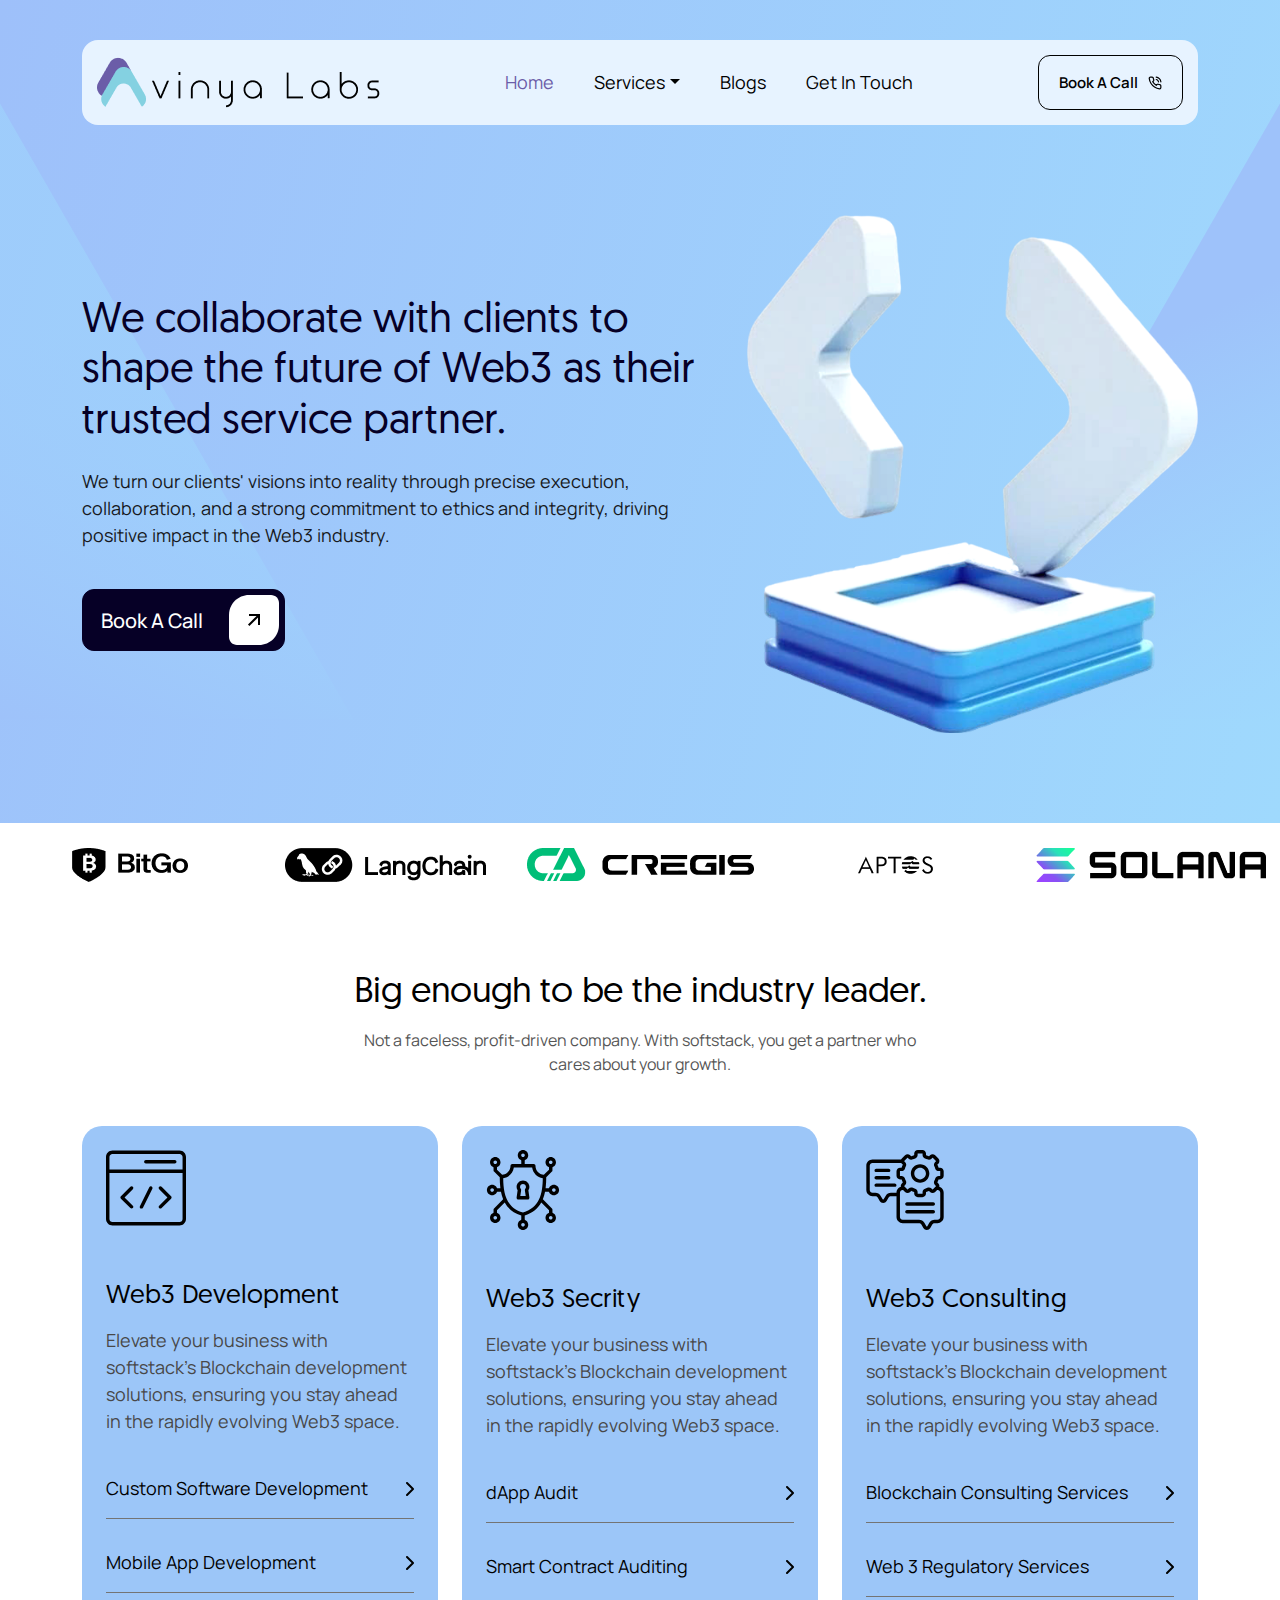
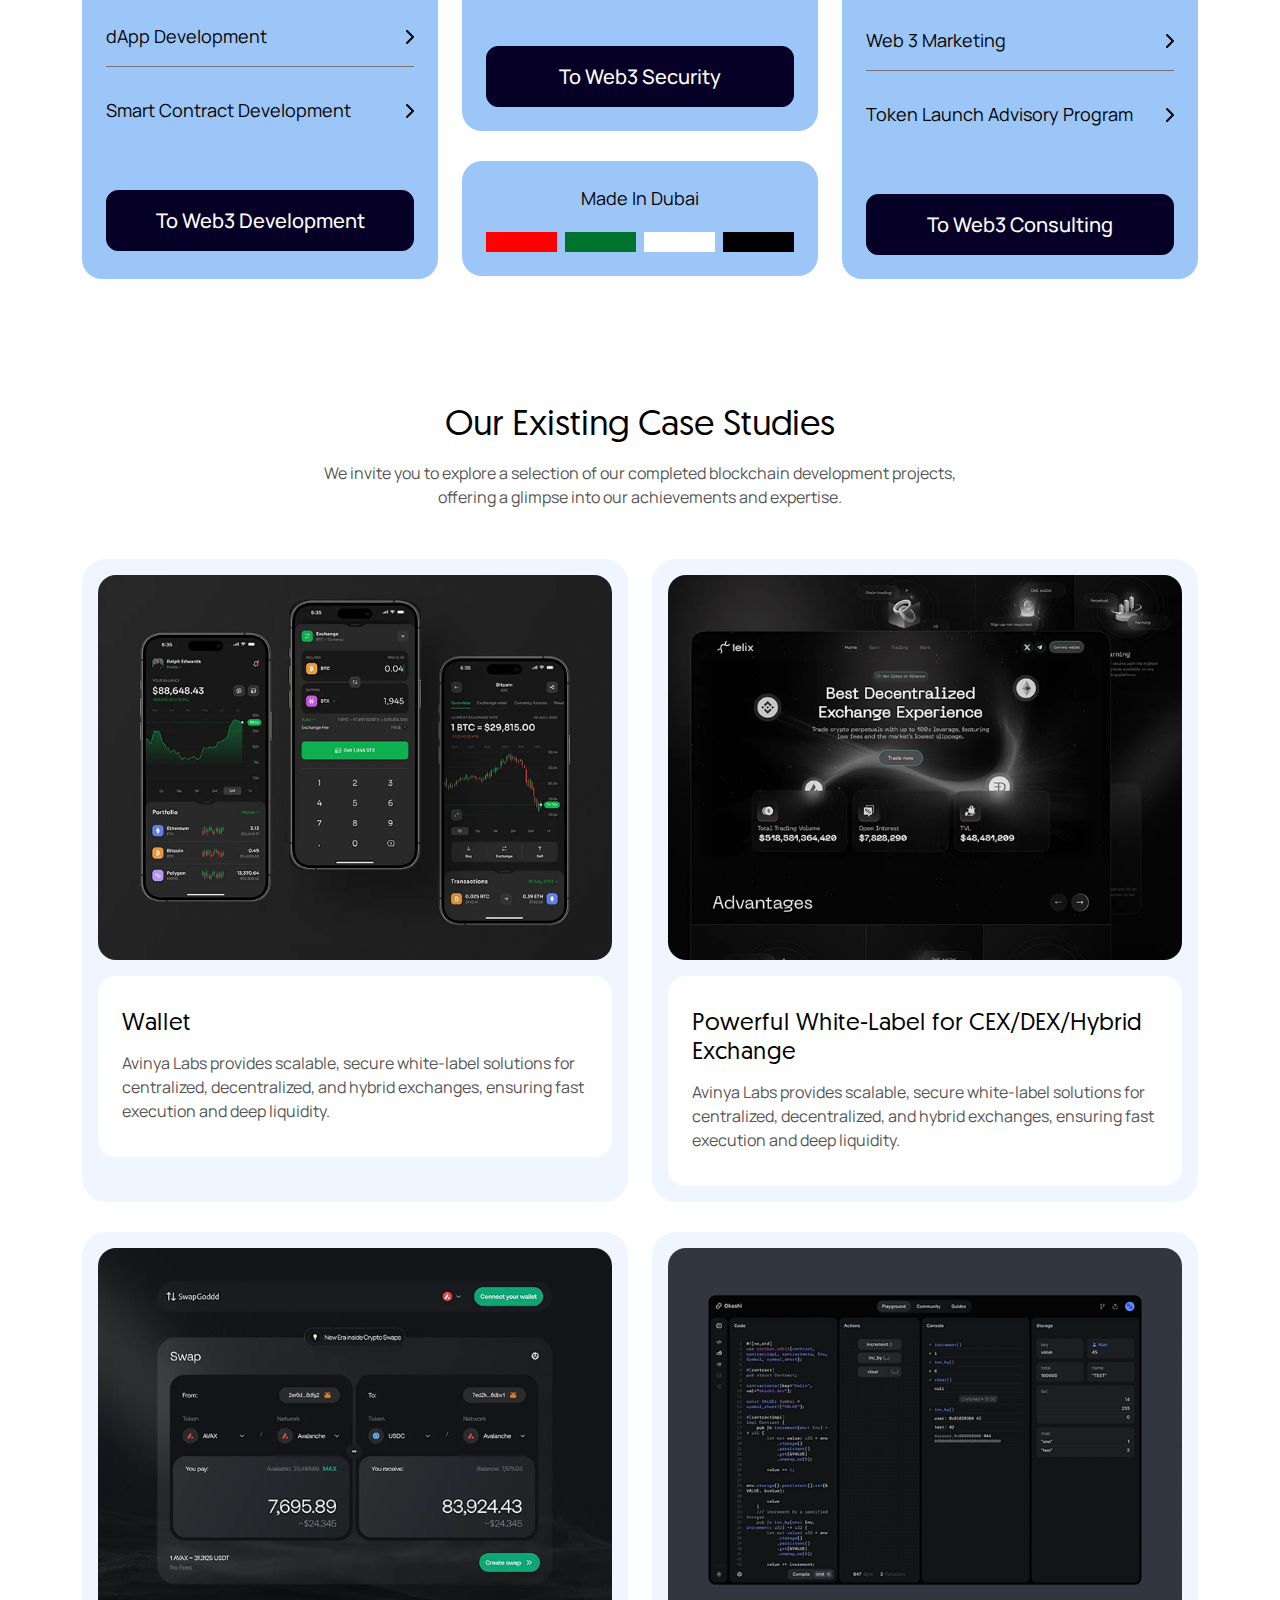
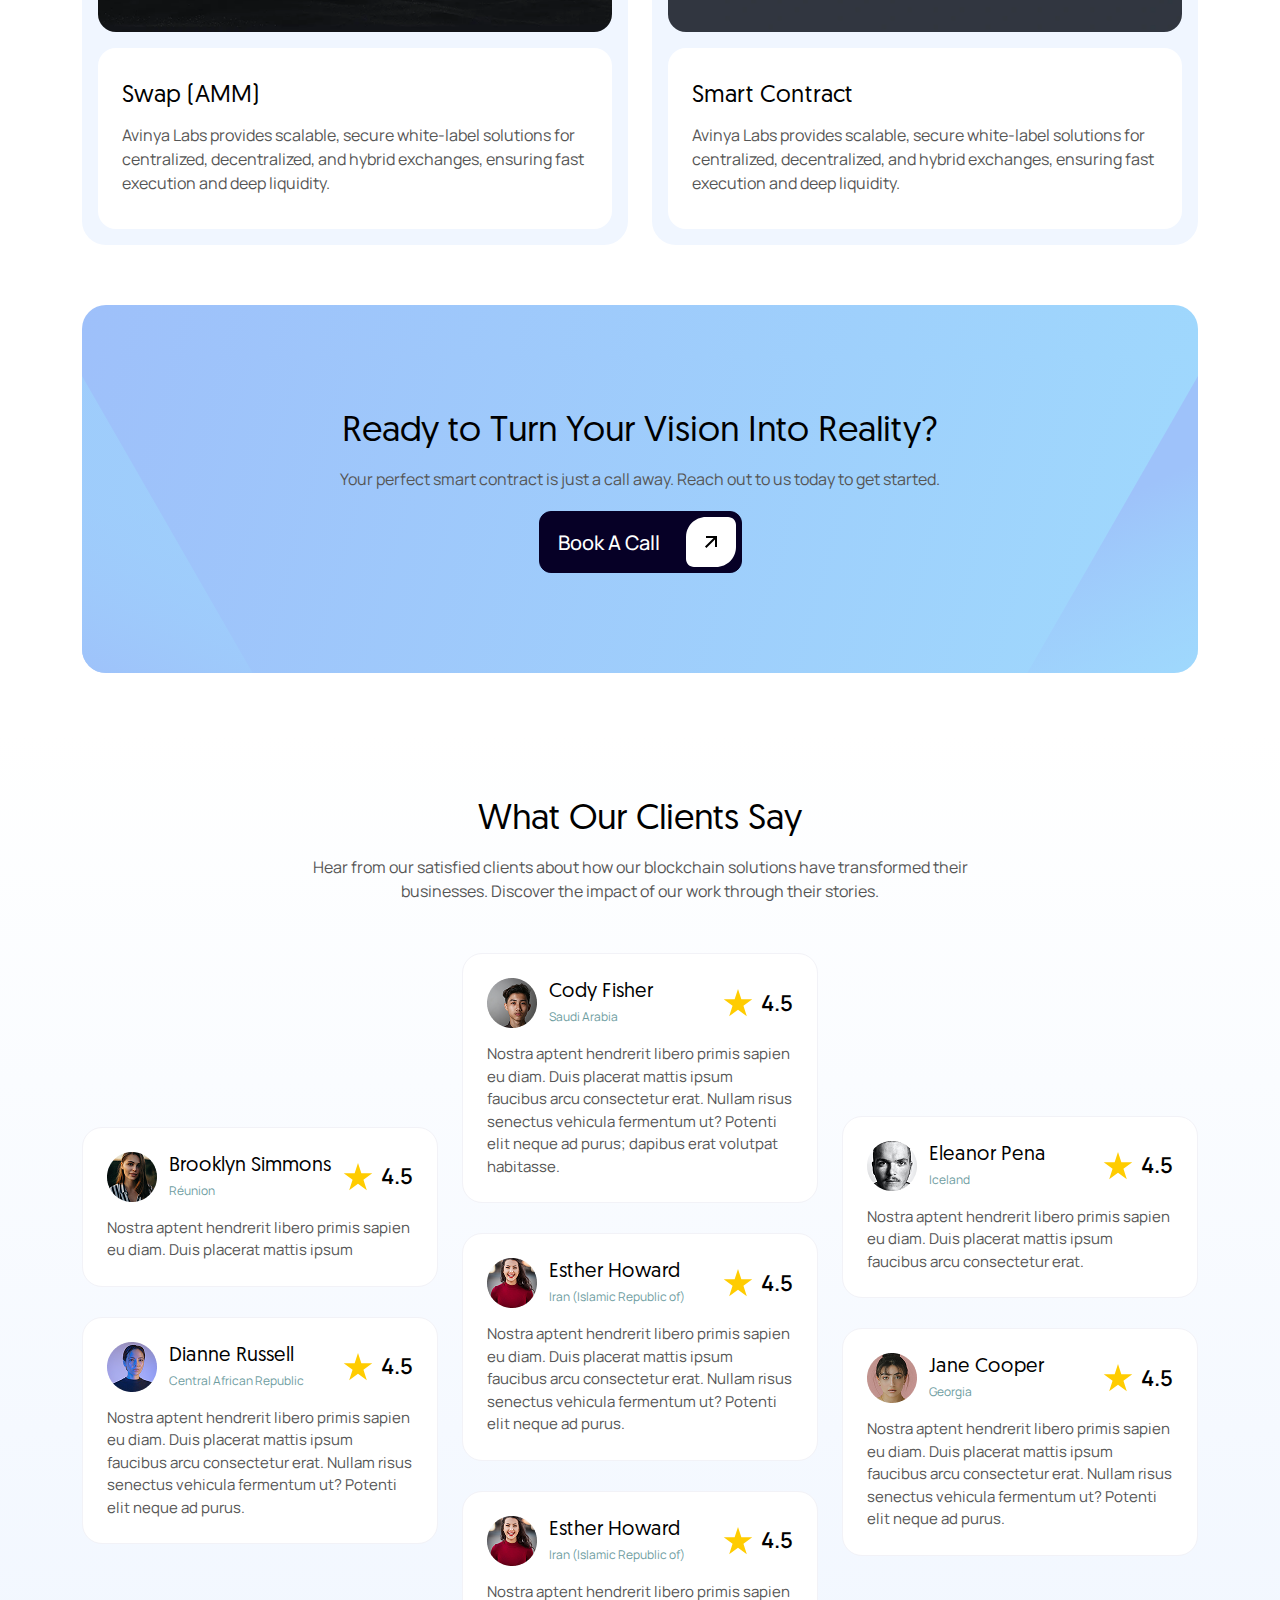
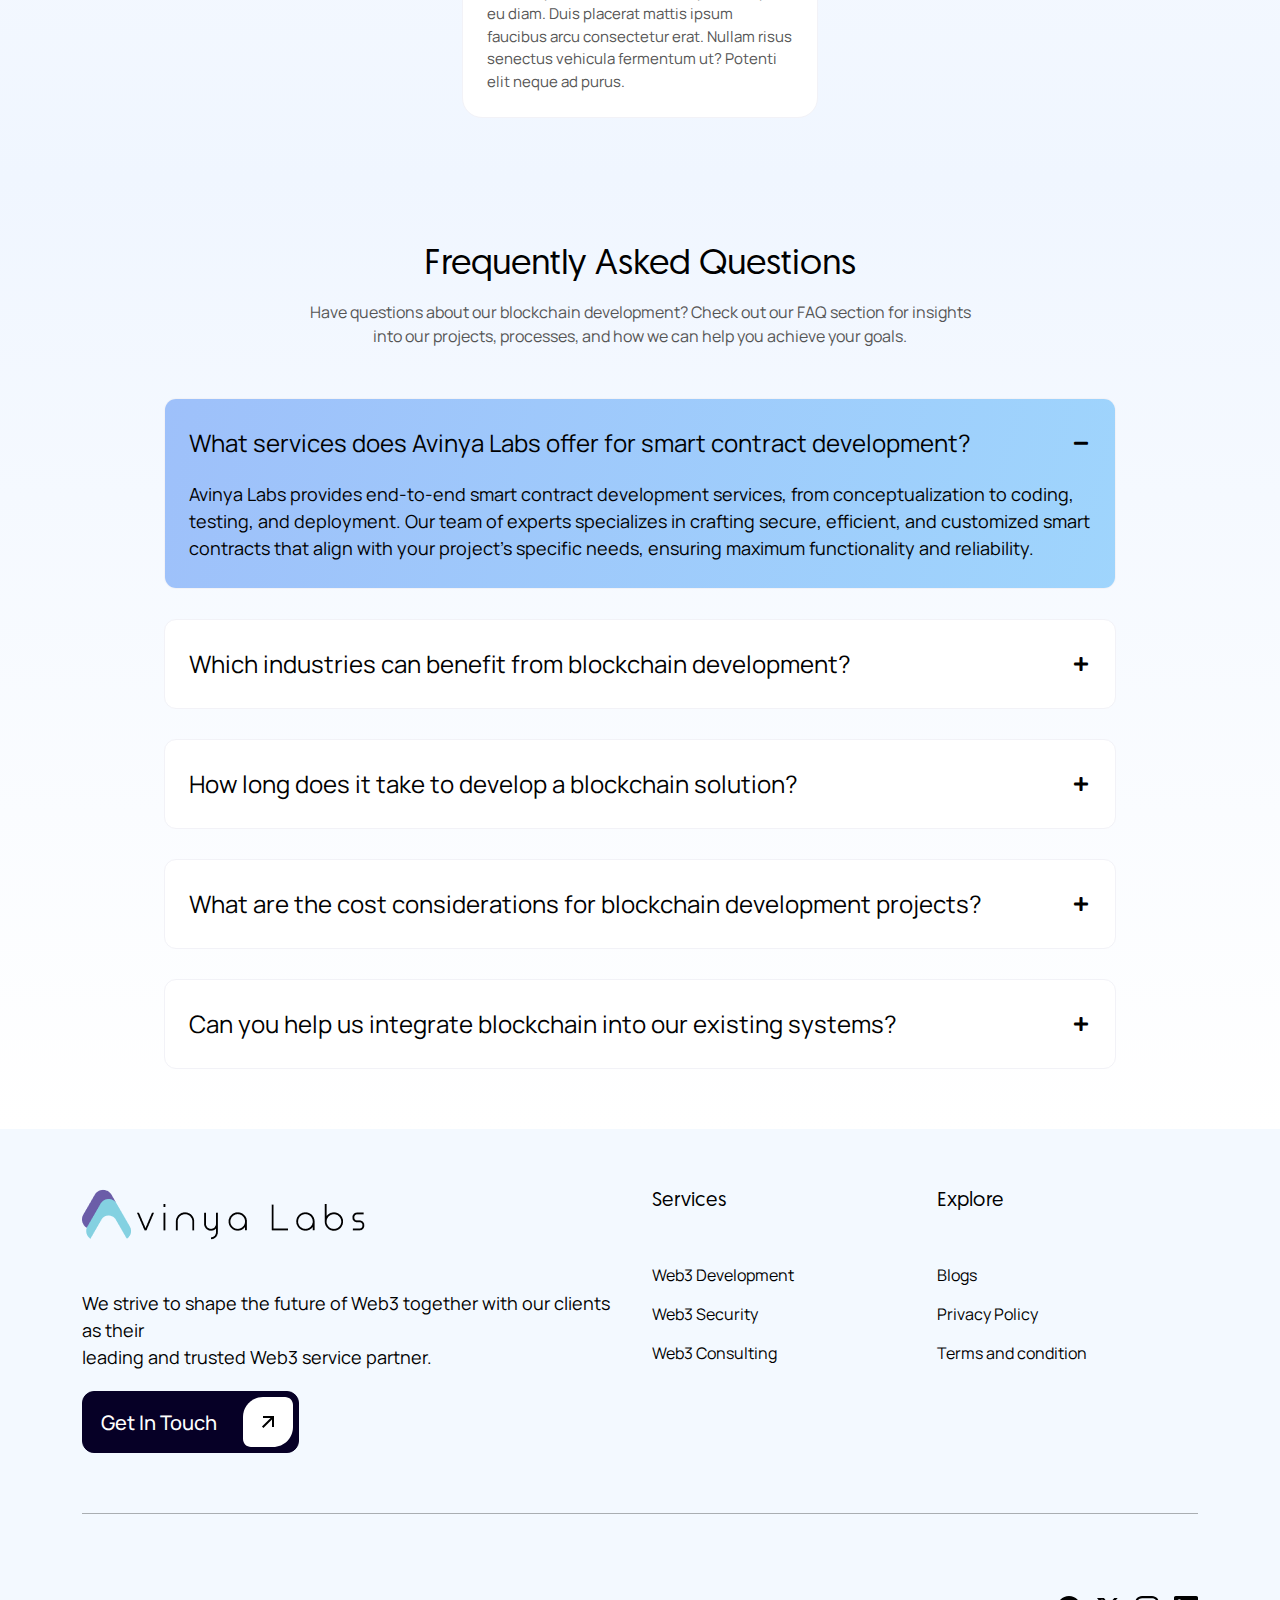
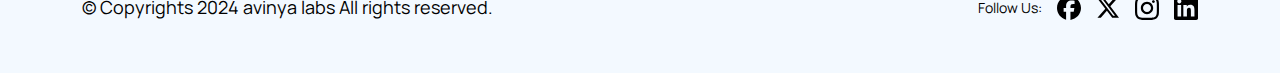
<file: index.html>
<!doctype html>
<html lang="en">
   <head>
      <!-- Required meta tags -->
      <meta charset="utf-8">
      <meta name="viewport" content="width=device-width, initial-scale=1">
      <link rel="icon" type="image/x-icon" href="assets/images/favicon.ico">
      <!-- Bootstrap CSS -->
      <link href="assets/css/bootstrap.min.css" rel="stylesheet">
      <link href="assets/css/style.css" rel="stylesheet">
      <link href="assets/css/responsive.css" rel="stylesheet">
      <link href="assets/css/owl.carousel.min.css" rel="stylesheet">
      <link href="assets/css/widget.css" rel="stylesheet">
      <link href="assets/fontawesome/css/all.min.css" rel="stylesheet">
      <link href="https://fonts.googleapis.com/css2?family=Manrope:wght@200..800&display=swap" rel="stylesheet">
      <title>Avinya Lab</title>
   </head>
   <body>
      <header>
         <div class="container">
            <div class="row">
               <div class="col-12">
                  <div class="header-main d-flex justify-content-between align-items-center">
                     <div class="logo">
                        <a href="index.html">
                           <img src="assets/images/logo.png" alt="">
                        </a>
                     </div>
                     <div class="header-menu">
                        <nav class="navbar navbar-expand-lg">
                           <div class="r-header d-flex justify-content-between align-items-center">
                              <a href="index.html"><img src="assets/images/logo.png" alt=""></a>
                              <div class="r-close">
                                 <svg xmlns="http://www.w3.org/2000/svg" width="25" height="25" viewBox="0 0 24 24" fill="none" stroke="currentColor" stroke-width="2" stroke-linecap="round" stroke-linejoin="round" class="lucide lucide-x"><path d="M18 6 6 18"></path><path d="m6 6 12 12"></path></svg>
                              </div>
                           </div>
                           <div class="collapse navbar-collapse" id="navbarSupportedContent">
                              <ul class="navbar-nav mr-auto">
                                 <li class="nav-item">
                                    <a class="nav-link active" href="index.html">Home</a>
                                 </li>
                                 <li class="nav-item dropdown">
                                  <a class="nav-link dropdown-toggle" href="#" id="navbarDropdown" role="button" data-bs-toggle="dropdown" aria-expanded="false">Services</a>
                                  <ul class="dropdown-menu" aria-labelledby="navbarDropdown">
                                     <li><a class="dropdown-item" href="web3-development.html">Web3 Development</a></li>
                                     <li><a class="dropdown-item" href="web3-security.html">Web3 Security</a></li>
                                     <li><a class="dropdown-item" href="web3-consulting.html">Web3 Consulting</a></li>
                                  </ul>
                                </li>
                                 <li class="nav-item">
                                    <a class="nav-link" href="blog.html">Blogs</a>
                                 </li>
                                 <li class="nav-item">
                                    <a class="nav-link" href="javascript:void(0);" data-bs-toggle="modal" data-bs-target="#get-in-touch">Get In Touch</a>
                                 </li>
                              </ul>
                           </div>
                           <div class="responsive-btn">
                              <a href="javascript:void(0);" onclick="showCalendly();" class="btn btn-primary w-100">
                              Book A Call<img src="assets/images/icon/phone.svg" alt=""></a>
                           </div>
                        </nav>
                     </div>
                     <div class="h-btn">
                        <div class="d-flex align-items-center gap-15">
                           <button class="navbar-toggler" type="button" data-toggle="collapse" data-target="#navbarSupportedContent" aria-controls="navbarSupportedContent" aria-expanded="false" aria-label="Toggle navigation"><svg xmlns="http://www.w3.org/2000/svg" width="24" height="24" viewBox="0 0 24 24" fill="none" stroke="currentColor" stroke-width="1.5" stroke-linecap="round" stroke-linejoin="round" class="icon icon-tabler icons-tabler-outline icon-tabler-menu-deep"><path stroke="none" d="M0 0h24v24H0z" fill="none"/><path d="M4 6h16" /><path d="M7 12h13" /><path d="M10 18h10" /></svg></button>
                           <a href="javascript:void(0);" onclick="showCalendly();" class="btn btn-primary">Book A Call<img src="assets/images/icon/phone.svg" alt=""></a>
                        </div>
                     </div>
                  </div>
               </div>
            </div>
         </div>
      </header>
      <section class="hero position-relative">
         <div class="container">
            <div class="row align-items-center">
               <div class="col-lg-7 col-md-7 col-12">
                  <div class="hero-text">
                     <h1>We collaborate with clients to shape the future of Web3 as their trusted service partner.</h1>
                     <p>We turn our clients' visions into reality through precise execution, collaboration, and a strong commitment to ethics and integrity, driving positive impact in the Web3 industry.</p>
                     <div class="page-btn">
                        <button onclick="showCalendly();" class="btn btn-primary w-ico">
                           Book A Call
                           <img src="assets/images/icon/arrow.svg" alt="">
                        </button>
                     </div>
                  </div>
               </div>
               <div class="col-lg-5 col-md-5 col-12">
                  <div class="hero-media">
                     <img src="assets/images/hero-media.png" alt="">
                  </div>
               </div>
            </div>
         </div>
         <div class="h-shape">
            <svg width="1920" height="924" viewBox="0 0 1920 924" fill="none" xmlns="http://www.w3.org/2000/svg">
               <path d="M0 0L530 924H0V0Z" fill="url(#paint0_linear_658_50)"/>
               <path d="M1920 0L1390 924H1920V0Z" fill="url(#paint1_linear_658_50)"/>
               <defs>
                  <linearGradient id="paint0_linear_658_50" x1="265" y1="391" x2="9.62497e-06" y2="924" gradientUnits="userSpaceOnUse">
                     <stop stop-color="#9FD8FD" stop-opacity="0.5"/>
                     <stop offset="1" stop-color="#9EC2FA"/>
                  </linearGradient>
                  <linearGradient id="paint1_linear_658_50" x1="1655" y1="391" x2="1920" y2="924" gradientUnits="userSpaceOnUse">
                     <stop stop-color="#9EC2FA"/>
                     <stop offset="1" stop-color="#9FD8FD" stop-opacity="0.5"/>
                  </linearGradient>
               </defs>
            </svg>
         </div>
      </section>
      <section class="partner">
         <div class="container-fluid">
            <div class="row">
               <div class="col-12">
                  <div class="partner-slide d-flex justify-content-between align-items-center">
                     <div class="p-item text-center">
                        <img src="assets/images/partner/1.png" alt="">
                     </div>
                     <div class="p-item text-center">
                        <img src="assets/images/partner/2.png" alt="">
                     </div>
                     <div class="p-item text-center">
                        <img src="assets/images/partner/3.png" alt="">
                     </div>
                     <div class="p-item text-center">
                        <img src="assets/images/partner/4.png" alt="">
                     </div>
                     <div class="p-item text-center">
                        <img src="assets/images/partner/5.png" alt="">
                     </div>
                     <div class="p-item text-center">
                        <img src="assets/images/partner/6.png" alt="">
                     </div>
                     <div class="p-item text-center">
                        <img src="assets/images/partner/7.png" alt="">
                     </div>
                     <div class="p-item text-center">
                        <img src="assets/images/partner/8.png" alt="">
                     </div>
                     <div class="p-item text-center">
                        <img src="assets/images/partner/9.png" alt="">
                     </div>
                     <div class="p-item text-center">
                        <img src="assets/images/partner/10.png" alt="">
                     </div>
                     <div class="p-item text-center">
                        <img src="assets/images/partner/11.png" alt="">
                     </div>
                     <div class="p-item text-center">
                        <img src="assets/images/partner/12.png" alt="">
                     </div>
                     <div class="p-item text-center">
                        <img src="assets/images/partner/13.png" alt="">
                     </div>
                  </div>
               </div>
            </div>
         </div>
      </section>
      <section class="industry-leader-area page-paddings">
         <div class="container">
            <div class="row">
               <div class="col-12">
                  <div class="page-title text-center mb-20">
                     <h2>Big enough to be the industry leader.</h2>
                     <p>Not a faceless, profit-driven company. With softstack, you get a partner who <br>cares about your growth.</p>
                  </div>
               </div>
            </div>
            <div class="row">
               <div class="col-lg-4 col-12 mt-30">
                  <div class="blue-card h-100">
                     <div class="card-ico mb-55">
                        <svg width="80" height="76" viewBox="0 0 80 76" fill="none" xmlns="http://www.w3.org/2000/svg">
                           <path d="M78.2812 23.04H1.71875C0.769531 23.04 0 22.2705 0 21.3213C0 20.3721 0.769531 19.6025 1.71875 19.6025H78.2812C79.2305 19.6025 80 20.3721 80 21.3213C80 22.2707 79.2305 23.04 78.2812 23.04Z" fill="black"/>
                           <path d="M73.5159 75.4584H6.48406C2.90875 75.4584 0 72.5498 0 68.9743V7.02557C0 3.45025 2.90875 0.541504 6.48406 0.541504H73.5159C77.0913 0.541504 80 3.45025 80 7.02557V68.9745C80 72.5498 77.0913 75.4584 73.5159 75.4584ZM6.48406 3.979C4.80422 3.979 3.4375 5.34572 3.4375 7.02557V68.9745C3.4375 70.6543 4.80422 72.021 6.48406 72.021H73.5159C75.1958 72.021 76.5625 70.6543 76.5625 68.9745V7.02557C76.5625 5.34572 75.1958 3.979 73.5159 3.979H6.48406Z" fill="black"/>
                           <path d="M68.7513 13.5095H39.8418C38.8926 13.5095 38.123 12.74 38.123 11.7908C38.123 10.8416 38.8926 10.072 39.8418 10.072H68.7513C69.7005 10.072 70.4701 10.8416 70.4701 11.7908C70.4701 12.74 69.7005 13.5095 68.7513 13.5095Z" fill="black"/>
                           <path d="M35.4385 58.6135C35.1824 58.6135 34.9222 58.556 34.6772 58.4346C33.8266 58.0133 33.4783 56.9822 33.8996 56.1316L43.2866 37.1737C43.7077 36.3232 44.7386 35.9747 45.5894 36.396C46.44 36.8172 46.7883 37.8483 46.3671 38.699L36.98 57.6569C36.6802 58.2626 36.0713 58.6135 35.4385 58.6135Z" fill="black"/>
                           <path d="M25.6117 58.6209C25.1719 58.6209 24.732 58.4531 24.3964 58.1175L14.9136 48.6345C14.2423 47.9633 14.2423 46.875 14.9136 46.2038L24.3964 36.7208C25.0678 36.0497 26.1558 36.0495 26.8272 36.7208C27.4984 37.392 27.4984 38.4803 26.8272 39.1516L18.5597 47.4192L26.8272 55.6869C27.4984 56.3581 27.4984 57.4464 26.8272 58.1177C26.4916 58.4531 26.0514 58.6209 25.6117 58.6209Z" fill="black"/>
                           <path d="M54.3887 58.621C53.9488 58.621 53.509 58.4532 53.1734 58.1176C52.5021 57.4464 52.5021 56.3581 53.1734 55.6868L61.4409 47.4192L53.1734 39.1515C52.5021 38.4803 52.5021 37.392 53.1734 36.7207C53.8446 36.0496 54.9329 36.0496 55.6041 36.7207L65.087 46.2037C65.7582 46.8749 65.7582 47.9632 65.087 48.6345L55.6041 58.1174C55.2684 58.4532 54.8285 58.621 54.3887 58.621Z" fill="black"/>
                        </svg>
                     </div>
                     <h3 class="mb-15 fs-30">Web3 Development</h3>
                     <p class="fs-18 text-gray">Elevate your business with softstack’s Blockchain development solutions, ensuring you stay ahead in the rapidly evolving Web3 space.</p>
                     <div class="industry-list mb-50 mt-40">
                        <ul>
                           <li>
                              <a href="web3-development.html" class="d-flex justify-content-between align-items-center">
                                 Custom Software Development
                                 <svg width="8" height="14" viewBox="0 0 8 14" fill="none" xmlns="http://www.w3.org/2000/svg">
                                    <path d="M1 13L7 7L0.999999 1" stroke="black" stroke-width="2" stroke-linecap="round" stroke-linejoin="round"/>
                                 </svg>
                              </a>
                           </li>
                           <li>
                              <a href="web3-development.html" class="d-flex justify-content-between align-items-center">
                                 Mobile App Development
                                 <svg width="8" height="14" viewBox="0 0 8 14" fill="none" xmlns="http://www.w3.org/2000/svg">
                                    <path d="M1 13L7 7L0.999999 1" stroke="black" stroke-width="2" stroke-linecap="round" stroke-linejoin="round"/>
                                 </svg>
                              </a>
                           </li>
                           <li>
                              <a href="web3-development.html" class="d-flex justify-content-between align-items-center">
                                 dApp Development
                                 <svg width="8" height="14" viewBox="0 0 8 14" fill="none" xmlns="http://www.w3.org/2000/svg">
                                    <path d="M1 13L7 7L0.999999 1" stroke="black" stroke-width="2" stroke-linecap="round" stroke-linejoin="round"/>
                                 </svg>
                              </a>
                           </li>
                           <li>
                              <a href="web3-development.html" class="d-flex justify-content-between align-items-center">
                                 Smart Contract Development
                                 <svg width="8" height="14" viewBox="0 0 8 14" fill="none" xmlns="http://www.w3.org/2000/svg">
                                    <path d="M1 13L7 7L0.999999 1" stroke="black" stroke-width="2" stroke-linecap="round" stroke-linejoin="round"/>
                                 </svg>
                              </a>
                           </li>
                        </ul>
                     </div>
                     <div class="page-btn">
                        <a href="web3-development.html" class="btn btn-primary w-100">To Web3 Development</a>
                     </div>
                  </div>
               </div>
               <div class="col-lg-4 col-12 mt-30">
                  <div class="blue-card">
                     <div class="card-ico mb-55">
                        <svg width="74" height="80" viewBox="0 0 74 80" fill="none" xmlns="http://www.w3.org/2000/svg">
                           <path d="M37.0001 30.4689C33.4677 30.4689 30.5938 33.3428 30.5938 36.8751C30.5938 38.1226 30.9586 39.3386 31.6336 40.3739L30.6108 47.5707C30.5408 48.0637 30.688 48.5631 31.0144 48.9392C31.3408 49.3153 31.8144 49.5314 32.3126 49.5314H41.6876C42.1857 49.5314 42.6591 49.3153 42.9857 48.9392C43.3121 48.5631 43.4593 48.0639 43.3893 47.5707L42.3665 40.374C43.0413 39.3386 43.4063 38.1226 43.4063 36.8751C43.4063 33.3428 40.5326 30.4689 37.0001 30.4689ZM38.8638 40.1597L39.7072 46.0937H34.2929L35.1363 40.1595C35.2057 39.6711 35.0619 39.1764 34.7415 38.8014C34.2835 38.2653 34.0315 37.5812 34.0315 36.8751C34.0315 35.2381 35.3632 33.9064 37.0002 33.9064C38.6372 33.9064 39.969 35.2381 39.969 36.8751C39.969 37.5814 39.7168 38.2654 39.2588 38.8015C38.9383 39.1767 38.7944 39.6712 38.8638 40.1597Z" fill="black"/>
                           <path d="M65.9497 21.6195C66.272 21.2972 66.4531 20.86 66.4531 20.4042V16.5623C66.4531 15.6131 65.6836 14.8436 64.7344 14.8436C63.7852 14.8436 63.0156 15.6131 63.0156 16.5623V19.6922L57.8417 24.8659C53.1734 24.5116 49.4827 20.5723 49.4827 15.7813C49.4827 14.832 48.7131 14.0625 47.7639 14.0625H38.7188V9.28235C38.7188 8.33313 37.9492 7.5636 37 7.5636C36.0508 7.5636 35.2812 8.33313 35.2812 9.28235V14.0625H26.2361C25.2869 14.0625 24.5173 14.832 24.5173 15.7813C24.5173 20.5725 20.8266 24.5117 16.1583 24.8659L10.9844 19.6922V16.5623C10.9844 15.6131 10.2148 14.8436 9.26562 14.8436C8.31641 14.8436 7.54688 15.6131 7.54688 16.5623V20.4042C7.54688 20.86 7.72797 21.2972 8.05031 21.6195L13.755 27.3242C13.7698 30.6853 13.898 34.4569 14.3945 38.2813H10.1886C9.23937 38.2813 8.46984 39.0508 8.46984 40C8.46984 40.9492 9.23937 41.7188 10.1886 41.7188H14.9463C15.4469 44.3052 16.1511 46.8669 17.1378 49.2931L8.05031 58.3805C7.72813 58.7028 7.54688 59.14 7.54688 59.5958V63.4375C7.54688 64.3867 8.31641 65.1563 9.26562 65.1563C10.2148 65.1563 10.9844 64.3867 10.9844 63.4375V60.3078L18.7055 52.5869C22.2117 58.9375 27.662 63.1852 35.2812 65.5131V70.7177C35.2812 71.6669 36.0508 72.4364 37 72.4364C37.9492 72.4364 38.7188 71.6669 38.7188 70.7177V65.5131C46.338 63.1852 51.7884 58.9373 55.2945 52.5869L63.0155 60.308V63.4377C63.0155 64.3869 63.785 65.1564 64.7342 65.1564C65.6834 65.1564 66.453 64.3869 66.453 63.4377V59.5959C66.453 59.1402 66.2719 58.703 65.9495 58.3806L56.8622 49.2931C57.8489 46.8669 58.5531 44.3052 59.0538 41.7188H63.8113C64.7605 41.7188 65.53 40.9492 65.53 40C65.53 39.0508 64.7605 38.2813 63.8113 38.2813H59.6053C60.1019 34.4567 60.23 30.6853 60.2448 27.3242L65.9497 21.6195ZM37 62.4356C20.1941 57.6694 17.3722 43.3331 17.1997 28.2097C22.7094 27.4395 27.08 23.0411 27.8381 17.5H46.1617C46.9198 23.0411 51.2905 27.4395 56.8002 28.2097C56.6278 43.3331 53.8059 57.6695 37 62.4356Z" fill="black"/>
                           <path d="M37 10.4688C34.1137 10.4688 31.7656 8.12062 31.7656 5.23438C31.7656 2.34812 34.1137 0 37 0C39.8862 0 42.2344 2.34812 42.2344 5.23438C42.2344 8.12062 39.8862 10.4688 37 10.4688ZM37 3.4375C36.0092 3.4375 35.2031 4.24359 35.2031 5.23438C35.2031 6.22516 36.0092 7.03125 37 7.03125C37.9908 7.03125 38.7969 6.22516 38.7969 5.23438C38.7969 4.24359 37.9909 3.4375 37 3.4375Z" fill="black"/>
                           <path d="M6.14062 45.2344C3.25437 45.2344 0.90625 42.8862 0.90625 40C0.90625 37.1137 3.25437 34.7656 6.14062 34.7656C9.02687 34.7656 11.375 37.1137 11.375 40C11.375 42.8862 9.02687 45.2344 6.14062 45.2344ZM6.14062 38.2031C5.14984 38.2031 4.34375 39.0092 4.34375 40C4.34375 40.9908 5.14984 41.7969 6.14062 41.7969C7.13141 41.7969 7.9375 40.9908 7.9375 40C7.9375 39.0092 7.13156 38.2031 6.14062 38.2031Z" fill="black"/>
                           <path d="M37 80C34.1137 80 31.7656 77.6519 31.7656 74.7656C31.7656 71.8794 34.1137 69.5312 37 69.5312C39.8862 69.5312 42.2344 71.8794 42.2344 74.7656C42.2344 77.6519 39.8862 80 37 80ZM37 72.9688C36.0092 72.9688 35.2031 73.7748 35.2031 74.7656C35.2031 75.7564 36.0092 76.5625 37 76.5625C37.9908 76.5625 38.7969 75.7564 38.7969 74.7656C38.7969 73.7748 37.9909 72.9688 37 72.9688Z" fill="black"/>
                           <path d="M67.8594 45.2344C64.9731 45.2344 62.625 42.8862 62.625 40C62.625 37.1137 64.9731 34.7656 67.8594 34.7656C70.7456 34.7656 73.0938 37.1137 73.0938 40C73.0938 42.8862 70.7456 45.2344 67.8594 45.2344ZM67.8594 38.2031C66.8686 38.2031 66.0625 39.0092 66.0625 40C66.0625 40.9908 66.8686 41.7969 67.8594 41.7969C68.8502 41.7969 69.6562 40.9908 69.6562 40C69.6562 39.0092 68.8502 38.2031 67.8594 38.2031Z" fill="black"/>
                           <path d="M64.7344 17.5C61.8481 17.5 59.5 15.1519 59.5 12.2655C59.5 9.37925 61.8481 7.03113 64.7344 7.03113C67.6206 7.03113 69.9688 9.37925 69.9688 12.2655C69.9688 15.1519 67.6206 17.5 64.7344 17.5ZM64.7344 10.4686C63.7436 10.4686 62.9375 11.2747 62.9375 12.2655C62.9375 13.2564 63.7436 14.0625 64.7344 14.0625C65.7252 14.0625 66.5312 13.2564 66.5312 12.2655C66.5312 11.2747 65.7252 10.4686 64.7344 10.4686Z" fill="black"/>
                           <path d="M9.26562 17.5C6.37937 17.5 4.03125 15.1519 4.03125 12.2655C4.03125 9.37925 6.37937 7.03113 9.26562 7.03113C12.1519 7.03113 14.5 9.37925 14.5 12.2655C14.5 15.1519 12.1519 17.5 9.26562 17.5ZM9.26562 10.4686C8.27484 10.4686 7.46875 11.2747 7.46875 12.2655C7.46875 13.2564 8.27484 14.0625 9.26562 14.0625C10.2564 14.0625 11.0625 13.2564 11.0625 12.2655C11.0625 11.2747 10.2566 10.4686 9.26562 10.4686Z" fill="black"/>
                           <path d="M9.26562 72.9689C6.37937 72.9689 4.03125 70.6207 4.03125 67.7345C4.03125 64.8482 6.37937 62.5001 9.26562 62.5001C12.1519 62.5001 14.5 64.8482 14.5 67.7345C14.5 70.6207 12.1519 72.9689 9.26562 72.9689ZM9.26562 65.9376C8.27484 65.9376 7.46875 66.7437 7.46875 67.7345C7.46875 68.7253 8.27484 69.5314 9.26562 69.5314C10.2564 69.5314 11.0625 68.7253 11.0625 67.7345C11.0625 66.7437 10.2566 65.9376 9.26562 65.9376Z" fill="black"/>
                           <path d="M64.7344 72.9689C61.8481 72.9689 59.5 70.6207 59.5 67.7345C59.5 64.8482 61.8481 62.5001 64.7344 62.5001C67.6206 62.5001 69.9688 64.8482 69.9688 67.7345C69.9688 70.6207 67.6206 72.9689 64.7344 72.9689ZM64.7344 65.9376C63.7436 65.9376 62.9375 66.7437 62.9375 67.7345C62.9375 68.7253 63.7436 69.5314 64.7344 69.5314C65.7252 69.5314 66.5312 68.7253 66.5312 67.7345C66.5312 66.7437 65.7252 65.9376 64.7344 65.9376Z" fill="black"/>
                        </svg>
                     </div>
                     <h3 class="mb-15 fs-30">Web3 Secrity</h3>
                     <p class="fs-18 text-gray">Elevate your business with softstack’s Blockchain development solutions, ensuring you stay ahead in the rapidly evolving Web3 space.</p>
                     <div class="industry-list mb-50 mt-40">
                        <ul>
                           <li>
                              <a href="web3-security.html" class="d-flex justify-content-between align-items-center">
                                 dApp Audit
                                 <svg width="8" height="14" viewBox="0 0 8 14" fill="none" xmlns="http://www.w3.org/2000/svg">
                                    <path d="M1 13L7 7L0.999999 1" stroke="black" stroke-width="2" stroke-linecap="round" stroke-linejoin="round"/>
                                 </svg>
                              </a>
                           </li>
                           <li>
                              <a href="web3-security.html" class="d-flex justify-content-between align-items-center">
                                 Smart Contract Auditing
                                 <svg width="8" height="14" viewBox="0 0 8 14" fill="none" xmlns="http://www.w3.org/2000/svg">
                                    <path d="M1 13L7 7L0.999999 1" stroke="black" stroke-width="2" stroke-linecap="round" stroke-linejoin="round"/>
                                 </svg>
                              </a>
                           </li>
                        </ul>
                     </div>
                     <div class="page-btn">
                        <a href="web3-security.html" class="btn btn-primary w-100">To Web3 Security</a>
                     </div>
                  </div>
                  <div class="blue-card made-flag text-center mt-30">
                     <p>Made In Dubai</p>
                     <div class="b-flag d-flex justify-content-between">
                        <span></span>
                        <span style="background-color: #00732F;"></span>
                        <span style="background-color: #ffffff;"></span>
                        <span style="background-color: #000000;"></span>
                     </div>
                  </div>
               </div>
               <div class="col-lg-4 col-12 mt-30">
                  <div class="blue-card h-100">
                     <div class="card-ico mb-55">
                        <svg width="78" height="80" viewBox="0 0 78 80" fill="none" xmlns="http://www.w3.org/2000/svg">
                           <path d="M71.5107 36.5525H70.8776C69.9284 36.5525 69.1588 37.3221 69.1588 38.2713C69.1588 39.2205 69.9284 39.99 70.8776 39.99H71.5107C73.0199 39.99 74.2479 41.2179 74.2479 42.7272V67.0122C74.2479 68.5216 73.0201 69.7494 71.5107 69.7494H68.6535C66.4546 69.7494 64.4055 70.9324 63.306 72.8368L61.3146 76.286C61.1757 76.5266 60.9549 76.5625 60.8357 76.5625C60.7165 76.5625 60.4957 76.5266 60.3568 76.286L58.3654 72.8368C57.2659 70.9324 55.217 69.7494 53.0179 69.7494H36.687C35.1776 69.7494 33.9498 68.5216 33.9498 67.0122V42.7272C33.9498 41.2179 35.1776 39.99 36.687 39.99H37.181C38.1302 39.99 38.8998 39.2205 38.8998 38.2713C38.8998 37.3221 38.1302 36.5525 37.181 36.5525H36.687C33.2821 36.5525 30.5123 39.3225 30.5123 42.7272V42.8057H24.9818C22.7829 42.8057 20.7338 43.9886 19.6343 45.893L17.6429 49.3422C17.504 49.5829 17.2832 49.6188 17.164 49.6188C17.0448 49.6188 16.824 49.5829 16.6851 49.3422L14.6937 45.893C13.5941 43.9886 11.5452 42.8057 9.34617 42.8057H6.48914C4.97977 42.8057 3.75195 41.5779 3.75195 40.0685V15.7833C3.75195 14.274 4.97977 13.0461 6.48914 13.0461H36.1679C37.1171 13.0461 37.8866 12.2766 37.8866 11.3274C37.8866 10.3782 37.1171 9.60864 36.1679 9.60864H6.48914C3.0843 9.60864 0.314453 12.3786 0.314453 15.7833V40.0685C0.314453 43.4732 3.08445 46.2432 6.48914 46.2432H9.34617C10.321 46.2432 11.2293 46.7675 11.7166 47.6118L13.708 51.061C14.4293 52.3104 15.7213 53.0563 17.164 53.0563C18.6066 53.0563 19.8987 52.3104 20.6199 51.061L22.6113 47.6118C23.0987 46.7675 24.0071 46.2432 24.9818 46.2432H30.5123V67.0122C30.5123 70.4171 33.2823 73.1869 36.687 73.1869H53.018C53.9927 73.1869 54.9012 73.7113 55.3885 74.5555L57.3799 78.0047C58.1013 79.2541 59.3932 80 60.8359 80C62.2785 80 63.5704 79.2543 64.2918 78.0047L66.2832 74.5555C66.7705 73.7113 67.679 73.1869 68.6537 73.1869H71.5109C74.9156 73.1869 77.6855 70.4169 77.6855 67.0122V42.7272C77.6854 39.3224 74.9154 36.5525 71.5107 36.5525Z" fill="black"/>
                           <path d="M10.2363 22.1232H22.6082C23.5574 22.1232 24.327 21.3536 24.327 20.4044C24.327 19.4552 23.5574 18.6857 22.6082 18.6857H10.2363C9.28711 18.6857 8.51758 19.4552 8.51758 20.4044C8.51758 21.3536 9.28711 22.1232 10.2363 22.1232Z" fill="black"/>
                           <path d="M10.2363 29.4858H22.6082C23.5574 29.4858 24.327 28.7163 24.327 27.7671C24.327 26.8179 23.5574 26.0483 22.6082 26.0483H10.2363C9.28711 26.0483 8.51758 26.8179 8.51758 27.7671C8.51758 28.7163 9.28711 29.4858 10.2363 29.4858Z" fill="black"/>
                           <path d="M10.2363 36.8485H28.7032C29.6524 36.8485 30.422 36.079 30.422 35.1298C30.422 34.1805 29.6524 33.411 28.7032 33.411H10.2363C9.28711 33.411 8.51758 34.1805 8.51758 35.1298C8.51758 36.079 9.28711 36.8485 10.2363 36.8485Z" fill="black"/>
                           <path d="M40.9434 55.7527H67.2554C68.2046 55.7527 68.9741 54.9832 68.9741 54.0339C68.9741 53.0847 68.2046 52.3152 67.2554 52.3152H40.9434C39.9941 52.3152 39.2246 53.0847 39.2246 54.0339C39.2246 54.9832 39.9941 55.7527 40.9434 55.7527Z" fill="black"/>
                           <path d="M40.9434 63.4431H67.2554C68.2046 63.4431 68.9741 62.6736 68.9741 61.7244C68.9741 60.7751 68.2046 60.0056 67.2554 60.0056H40.9434C39.9941 60.0056 39.2246 60.7751 39.2246 61.7244C39.2246 62.6736 39.9941 63.4431 40.9434 63.4431Z" fill="black"/>
                           <path d="M54.0977 14.3345C48.9962 14.3345 44.8457 18.4849 44.8457 23.5865C44.8457 28.6881 48.9962 32.8385 54.0977 32.8385C59.1993 32.8385 63.3498 28.6881 63.3498 23.5865C63.3498 18.4849 59.1993 14.3345 54.0977 14.3345ZM54.0977 29.401C50.8916 29.401 48.2832 26.7926 48.2832 23.5865C48.2832 20.3804 50.8916 17.772 54.0977 17.772C57.3038 17.772 59.9123 20.3804 59.9123 23.5865C59.9123 26.7926 57.3038 29.401 54.0977 29.401Z" fill="black"/>
                           <path d="M74.0698 17.6853H72.6961C72.6197 17.6853 72.5525 17.6366 72.5287 17.5639C72.2219 16.6231 71.8388 15.6986 71.3905 14.8158C71.355 14.7459 71.3675 14.6628 71.4214 14.6089L72.3931 13.6373C73.8025 12.2278 73.8025 9.93438 72.3931 8.525L69.1598 5.29172C67.7503 3.88219 65.4569 3.88219 64.0475 5.29172L63.0759 6.26328C63.0219 6.31734 62.9388 6.32984 62.8689 6.29422C61.9861 5.84594 61.0616 5.46297 60.1209 5.15609C60.0483 5.13234 59.9995 5.06516 59.9995 4.98875V3.615C59.9995 1.62172 58.3778 0 56.3845 0H51.812C49.8188 0 48.197 1.62172 48.197 3.615V4.98875C48.197 5.06516 48.1483 5.13234 48.0756 5.15609C47.1348 5.46313 46.2103 5.84609 45.3277 6.29437C45.2578 6.32984 45.1747 6.31719 45.1208 6.26344L44.1492 5.29172C42.7397 3.88219 40.4463 3.88219 39.0367 5.29172L35.8036 8.52484C35.1208 9.20766 34.7447 10.1155 34.7447 11.0811C34.7447 12.0467 35.1208 12.9545 35.8034 13.6373L36.775 14.6089C36.8291 14.6628 36.8414 14.7459 36.8061 14.8156C36.3578 15.6983 35.9748 16.623 35.6678 17.5637C35.6441 17.6364 35.5769 17.6852 35.5005 17.6852H34.1267C32.1334 17.6852 30.5117 19.3069 30.5117 21.3002V25.8727C30.5117 27.8659 32.1334 29.4877 34.1267 29.4877H35.5005C35.5769 29.4877 35.6441 29.5364 35.6678 29.6092C35.9748 30.5502 36.358 31.4747 36.8061 32.3572C36.8416 32.4269 36.8289 32.5102 36.775 32.5641L35.8036 33.5356C35.1208 34.2184 34.7447 35.1263 34.7447 36.0919C34.7447 37.0575 35.1208 37.9653 35.8034 38.6481L39.0366 41.8813C39.7194 42.5641 40.6272 42.9402 41.5928 42.9402C42.5584 42.9402 43.4663 42.5641 44.1491 41.8814L45.1206 40.9098C45.1745 40.8558 45.2577 40.8433 45.3275 40.8787C46.21 41.327 47.1347 41.71 48.0756 42.017C48.1483 42.0408 48.197 42.108 48.197 42.1844V43.5581C48.197 45.5514 49.8188 47.1731 51.812 47.1731H56.3845C58.3778 47.1731 59.9995 45.5514 59.9995 43.5581V42.1844C59.9995 42.108 60.0483 42.0408 60.1209 42.017C61.0617 41.71 61.9864 41.327 62.8691 40.8787C62.9387 40.8433 63.022 40.8558 63.0761 40.9098L64.0477 41.8813C64.7305 42.5641 65.6383 42.9402 66.6039 42.9402C67.5695 42.9402 68.4773 42.5641 69.16 41.8814L72.3933 38.6483C73.8028 37.2388 73.8028 34.9453 72.3933 33.5358L71.4219 32.5644C71.3678 32.5103 71.3553 32.4272 71.3908 32.3573C71.8389 31.4747 72.2219 30.5502 72.5289 29.6094C72.5527 29.5367 72.6198 29.4878 72.6963 29.4878H74.07C76.0633 29.4878 77.685 27.8662 77.685 25.8728V21.3003C77.6848 19.307 76.0631 17.6853 74.0698 17.6853ZM74.2473 25.8728C74.2473 25.9706 74.1678 26.0503 74.0698 26.0503H72.6961C71.128 26.0503 69.7475 27.052 69.2609 28.5428C69.0086 29.3159 68.6939 30.0756 68.3256 30.8009C67.6147 32.2006 67.882 33.8861 68.9909 34.9952L69.9625 35.9667C70.0317 36.0359 70.0317 36.1486 69.9625 36.2177L66.7292 39.4509C66.6603 39.5198 66.5473 39.52 66.4783 39.4509L65.5069 38.4795C64.3981 37.3706 62.7128 37.1033 61.3125 37.8142C60.5872 38.1825 59.8277 38.4973 59.0545 38.7495C57.5637 39.2361 56.5622 40.6166 56.5622 42.1847V43.5584C56.5622 43.6562 56.4825 43.7359 56.3847 43.7359H51.8122C51.7144 43.7359 51.6347 43.6562 51.6347 43.5584V42.1847C51.6347 40.6166 50.6331 39.2361 49.1423 38.7495C48.3692 38.4972 47.6094 38.1825 46.8842 37.8142C46.3619 37.5489 45.8 37.42 45.243 37.42C44.307 37.42 43.3852 37.7845 42.69 38.4795L41.7184 39.4511C41.6495 39.52 41.5364 39.5202 41.4675 39.4511L38.2342 36.2178C38.1997 36.1834 38.1822 36.1411 38.1822 36.0923C38.1822 36.0436 38.1997 36.0013 38.2342 35.9669L39.2058 34.9953C40.3147 33.8864 40.582 32.2009 39.8711 30.8011C39.5028 30.0759 39.1881 29.3162 38.9358 28.5431C38.4492 27.0523 37.0688 26.0506 35.5006 26.0506H34.1269C34.0291 26.0506 33.9494 25.9711 33.9494 25.8731V21.3006C33.9494 21.2028 34.0291 21.1231 34.1269 21.1231H35.5006C37.0688 21.1231 38.4492 20.1216 38.9358 18.6306C39.1881 17.8577 39.5028 17.098 39.8711 16.3727C40.582 14.9728 40.3147 13.2872 39.2058 12.1784L38.2342 11.2069C38.1997 11.1723 38.1822 11.1302 38.1822 11.0814C38.1822 11.0327 38.1997 10.9903 38.2342 10.9559L41.4673 7.72266C41.5364 7.65344 41.6491 7.65344 41.7183 7.72266L42.6898 8.69438C43.7989 9.80313 45.4844 10.0705 46.8839 9.35953C47.6092 8.99125 48.3689 8.67656 49.142 8.42422C50.6328 7.93766 51.6344 6.55719 51.6344 4.98906V3.61531C51.6344 3.5175 51.7141 3.43781 51.8119 3.43781H56.3844C56.4822 3.43781 56.5619 3.51734 56.5619 3.61531V4.98906C56.5619 6.55719 57.5634 7.93766 59.0544 8.42422C59.8273 8.67656 60.587 8.99109 61.3123 9.35953C62.7123 10.0705 64.3977 9.80313 65.5066 8.69438L66.4781 7.72281C66.5472 7.65359 66.66 7.65344 66.7291 7.72281L69.9623 10.9561C70.0316 11.0253 70.0316 11.138 69.9623 11.207L68.9906 12.1786C67.8819 13.2875 67.6145 14.973 68.3255 16.3727C68.6938 17.0981 69.0084 17.8578 69.2608 18.6308C69.7473 20.1216 71.1278 21.1231 72.6959 21.1231H74.0697C74.1675 21.1231 74.2472 21.2028 74.2472 21.3006V25.8728H74.2473Z" fill="black"/>
                        </svg>
                     </div>
                     <h3 class="mb-15 fs-30">Web3 Consulting</h3>
                     <p class="fs-18 text-gray">Elevate your business with softstack’s Blockchain development solutions, ensuring you stay ahead in the rapidly evolving Web3 space.</p>
                     <div class="industry-list mb-50 mt-40">
                        <ul>
                           <li>
                              <a href="web3-consulting.html" class="d-flex justify-content-between align-items-center">
                                 Blockchain Consulting Services
                                 <svg width="8" height="14" viewBox="0 0 8 14" fill="none" xmlns="http://www.w3.org/2000/svg">
                                    <path d="M1 13L7 7L0.999999 1" stroke="black" stroke-width="2" stroke-linecap="round" stroke-linejoin="round"/>
                                 </svg>
                              </a>
                           </li>
                           <li>
                              <a href="web3-consulting.html" class="d-flex justify-content-between align-items-center">
                                 Web 3 Regulatory Services
                                 <svg width="8" height="14" viewBox="0 0 8 14" fill="none" xmlns="http://www.w3.org/2000/svg">
                                    <path d="M1 13L7 7L0.999999 1" stroke="black" stroke-width="2" stroke-linecap="round" stroke-linejoin="round"/>
                                 </svg>
                              </a>
                           </li>
                           <li>
                              <a href="web3-consulting.html" class="d-flex justify-content-between align-items-center">
                                 Web 3 Marketing
                                 <svg width="8" height="14" viewBox="0 0 8 14" fill="none" xmlns="http://www.w3.org/2000/svg">
                                    <path d="M1 13L7 7L0.999999 1" stroke="black" stroke-width="2" stroke-linecap="round" stroke-linejoin="round"/>
                                 </svg>
                              </a>
                           </li>
                           <li>
                              <a href="web3-consulting.html" class="d-flex justify-content-between align-items-center">
                                 Token Launch Advisory Program
                                 <svg width="8" height="14" viewBox="0 0 8 14" fill="none" xmlns="http://www.w3.org/2000/svg">
                                    <path d="M1 13L7 7L0.999999 1" stroke="black" stroke-width="2" stroke-linecap="round" stroke-linejoin="round"/>
                                 </svg>
                              </a>
                           </li>
                        </ul>
                     </div>
                     <div class="page-btn">
                        <a href="web3-consulting.html" class="btn btn-primary w-100">To Web3 Consulting</a>
                     </div>
                  </div>
               </div>
            </div>
         </div>
      </section>
      <section class="our-existing-area page-paddings pb-0">
         <div class="container">
            <div class="row">
               <div class="col-12">
                  <div class="page-title mb-20 text-center">
                     <h2>Our Existing Case Studies</h2>
                     <p>We invite you to explore a selection of our completed blockchain development projects, offering a glimpse into our achievements and expertise.</p>
                  </div>
               </div>
            </div>
            <div class="row">
               <div class="col-lg-6 col-md-6 col-12 mt-30">
                  <div class="existing-card shine-overlay position-relative h-100">
                     <div class="existing-media">
                        <div class="shine"></div>
                        <img class="radius-18" src="assets/images/our-existing/1.png" alt="">
                     </div>
                     <div class="existing-text">
                        <h3>Wallet</h3>
                        <p>Avinya Labs provides scalable, secure white-label solutions for centralized, decentralized, and hybrid exchanges, ensuring fast execution and deep liquidity.</p>
                     </div>
                  </div>
               </div>
               <div class="col-lg-6 col-md-6 col-12 mt-30">
                  <div class="existing-card shine-overlay position-relative h-100">
                     <div class="existing-media">
                        <div class="shine"></div>
                        <img class="radius-18" src="assets/images/our-existing/2.png" alt="">
                     </div>
                     <div class="existing-text">
                        <h3>Powerful White-Label for CEX/DEX/Hybrid Exchange</h3>
                        <p>Avinya Labs provides scalable, secure white-label solutions for centralized, decentralized, and hybrid exchanges, ensuring fast execution and deep liquidity.</p>
                     </div>
                  </div>
               </div>
               <div class="col-lg-6 col-md-6 col-12 mt-30">
                  <div class="existing-card shine-overlay position-relative h-100">
                     <div class="existing-media">
                        <div class="shine"></div>
                        <img class="radius-18" src="assets/images/our-existing/3.png" alt="">
                     </div>
                     <div class="existing-text">
                        <h3>Swap (AMM)</h3>
                        <p>Avinya Labs provides scalable, secure white-label solutions for centralized, decentralized, and hybrid exchanges, ensuring fast execution and deep liquidity.</p>
                     </div>
                  </div>
               </div>
               <div class="col-lg-6 col-md-6 col-12 mt-30">
                  <div class="existing-card shine-overlay position-relative h-100">
                     <div class="existing-media">
                        <div class="shine"></div>
                        <img class="radius-18" src="assets/images/our-existing/4.png" alt="">
                     </div>
                     <div class="existing-text">
                        <h3>Smart Contract</h3>
                        <p>Avinya Labs provides scalable, secure white-label solutions for centralized, decentralized, and hybrid exchanges, ensuring fast execution and deep liquidity.</p>
                     </div>
                  </div>
               </div>
            </div>
         </div>
      </section>
      <section class="book-call-area page-paddings" id="book-call">
         <div class="container">
            <div class="row">
               <div class="col-12">
                  <div class="b-call-main text-center">
                     <div class="page-title mb-20">
                        <h2>Ready to Turn Your Vision Into Reality?</h2>
                        <p>Your perfect smart contract is just a call away. Reach out to us today to get started.</p>
                     </div>
                     <div class="page-btn">
                        <button onclick="showCalendly();" class="btn btn-primary w-ico m-auto">
                           Book A Call
                           <img src="assets/images/icon/arrow.svg" alt="">
                        </button>
                     </div>
                     <div class="b-shape">
                        <svg width="100%" height="100%" viewBox="0 0 1440 383" fill="none" xmlns="http://www.w3.org/2000/svg">
                           <path d="M0 0L220 383H0V0Z" fill="url(#paint0_linear_660_51)"/>
                           <path d="M1440 0L1220 383H1440V0Z" fill="url(#paint1_linear_660_51)"/>
                           <defs>
                              <linearGradient id="paint0_linear_660_51" x1="110" y1="162.07" x2="0.251614" y2="383.125" gradientUnits="userSpaceOnUse">
                                 <stop stop-color="#9FD8FD" stop-opacity="0.5"/>
                                 <stop offset="1" stop-color="#9EC2FA"/>
                              </linearGradient>
                              <linearGradient id="paint1_linear_660_51" x1="1330" y1="162.07" x2="1439.75" y2="383.125" gradientUnits="userSpaceOnUse">
                                 <stop stop-color="#9EC2FA"/>
                                 <stop offset="1" stop-color="#9FD8FD" stop-opacity="0.5"/>
                              </linearGradient>
                           </defs>
                        </svg>
                     </div>
                  </div>
               </div>
            </div>
         </div>
      </section>
      <section class="testimonial-area page-paddings">
         <div class="container">
            <div class="row">
               <div class="col-12">
                  <div class="page-title text-center mb-20">
                     <h2>What Our Clients Say</h2>
                     <p>Hear from our satisfied clients about how our blockchain solutions have transformed their businesses. Discover the impact of our work through their stories.</p>
                  </div>
               </div>
            </div>
            <div class="row align-items-center">
               <div class="col-lg-4 col-12">
                  <div class="testimonial-card mt-30">
                     <div class="t-author d-flex justify-content-between align-items-center">
                        <div class="author-left d-flex align-items-center gap-12">
                           <div class="author-img">
                              <img src="assets/images/testimonial/1.png" alt="">
                           </div>
                           <div class="author-text">
                              <h3>Brooklyn Simmons</h3>
                              <p>Réunion</p>
                           </div>
                        </div>
                        <div class="t-review d-flex align-items-center gap-8">
                           <svg width="30" height="28" viewBox="0 0 30 28" fill="none" xmlns="http://www.w3.org/2000/svg">
                              <path d="M15 0L18.3677 10.3647H29.2658L20.4491 16.7705L23.8168 27.1353L15 20.7295L6.18322 27.1353L9.55093 16.7705L0.734152 10.3647H11.6323L15 0Z" fill="#FFCC00"/>
                           </svg>
                           4.5                    
                        </div>
                     </div>
                     <p>Nostra aptent hendrerit libero primis sapien eu diam. Duis placerat mattis ipsum</p>
                  </div>
                  <div class="testimonial-card mt-30">
                     <div class="t-author d-flex justify-content-between align-items-center">
                        <div class="author-left d-flex align-items-center gap-12">
                           <div class="author-img">
                              <img src="assets/images/testimonial/2.png" alt="">
                           </div>
                           <div class="author-text">
                              <h3>Dianne Russell</h3>
                              <p>Central African Republic</p>
                           </div>
                        </div>
                        <div class="t-review d-flex align-items-center gap-8">
                           <svg width="30" height="28" viewBox="0 0 30 28" fill="none" xmlns="http://www.w3.org/2000/svg">
                              <path d="M15 0L18.3677 10.3647H29.2658L20.4491 16.7705L23.8168 27.1353L15 20.7295L6.18322 27.1353L9.55093 16.7705L0.734152 10.3647H11.6323L15 0Z" fill="#FFCC00"/>
                           </svg>
                           4.5                    
                        </div>
                     </div>
                     <p>Nostra aptent hendrerit libero primis sapien eu diam. Duis placerat mattis ipsum faucibus arcu consectetur erat. Nullam risus senectus vehicula fermentum ut? Potenti elit neque ad purus.</p>
                  </div>
               </div>
               <div class="col-lg-4 col-12">
                  <div class="testimonial-card mt-30">
                     <div class="t-author d-flex justify-content-between align-items-center">
                        <div class="author-left d-flex align-items-center gap-12">
                           <div class="author-img">
                              <img src="assets/images/testimonial/3.png" alt="">
                           </div>
                           <div class="author-text">
                              <h3>Cody Fisher</h3>
                              <p>Saudi Arabia</p>
                           </div>
                        </div>
                        <div class="t-review d-flex align-items-center gap-8">
                           <svg width="30" height="28" viewBox="0 0 30 28" fill="none" xmlns="http://www.w3.org/2000/svg">
                              <path d="M15 0L18.3677 10.3647H29.2658L20.4491 16.7705L23.8168 27.1353L15 20.7295L6.18322 27.1353L9.55093 16.7705L0.734152 10.3647H11.6323L15 0Z" fill="#FFCC00"/>
                           </svg>
                           4.5                    
                        </div>
                     </div>
                     <p>Nostra aptent hendrerit libero primis sapien eu diam. Duis placerat mattis ipsum faucibus arcu consectetur erat. Nullam risus senectus vehicula fermentum ut? Potenti elit neque ad purus; dapibus erat volutpat habitasse.</p>
                  </div>
                  <div class="testimonial-card mt-30">
                     <div class="t-author d-flex justify-content-between align-items-center">
                        <div class="author-left d-flex align-items-center gap-12">
                           <div class="author-img">
                              <img src="assets/images/testimonial/4.png" alt="">
                           </div>
                           <div class="author-text">
                              <h3>Esther Howard</h3>
                              <p>Iran (Islamic Republic of)</p>
                           </div>
                        </div>
                        <div class="t-review d-flex align-items-center gap-8">
                           <svg width="30" height="28" viewBox="0 0 30 28" fill="none" xmlns="http://www.w3.org/2000/svg">
                              <path d="M15 0L18.3677 10.3647H29.2658L20.4491 16.7705L23.8168 27.1353L15 20.7295L6.18322 27.1353L9.55093 16.7705L0.734152 10.3647H11.6323L15 0Z" fill="#FFCC00"/>
                           </svg>
                           4.5                    
                        </div>
                     </div>
                     <p>Nostra aptent hendrerit libero primis sapien eu diam. Duis placerat mattis ipsum faucibus arcu consectetur erat. Nullam risus senectus vehicula fermentum ut? Potenti elit neque ad purus.</p>
                  </div>
                  <div class="testimonial-card mt-30">
                     <div class="t-author d-flex justify-content-between align-items-center">
                        <div class="author-left d-flex align-items-center gap-12">
                           <div class="author-img">
                              <img src="assets/images/testimonial/4.png" alt="">
                           </div>
                           <div class="author-text">
                              <h3>Esther Howard</h3>
                              <p>Iran (Islamic Republic of)</p>
                           </div>
                        </div>
                        <div class="t-review d-flex align-items-center gap-8">
                           <svg width="30" height="28" viewBox="0 0 30 28" fill="none" xmlns="http://www.w3.org/2000/svg">
                              <path d="M15 0L18.3677 10.3647H29.2658L20.4491 16.7705L23.8168 27.1353L15 20.7295L6.18322 27.1353L9.55093 16.7705L0.734152 10.3647H11.6323L15 0Z" fill="#FFCC00"/>
                           </svg>
                           4.5                    
                        </div>
                     </div>
                     <p>Nostra aptent hendrerit libero primis sapien eu diam. Duis placerat mattis ipsum faucibus arcu consectetur erat. Nullam risus senectus vehicula fermentum ut? Potenti elit neque ad purus.</p>
                  </div>
               </div>
               <div class="col-lg-4 col-12">
                  <div class="testimonial-card mt-30">
                     <div class="t-author d-flex justify-content-between align-items-center">
                        <div class="author-left d-flex align-items-center gap-12">
                           <div class="author-img">
                              <img src="assets/images/testimonial/5.png" alt="">
                           </div>
                           <div class="author-text">
                              <h3>Eleanor Pena</h3>
                              <p>Iceland</p>
                           </div>
                        </div>
                        <div class="t-review d-flex align-items-center gap-8">
                           <svg width="30" height="28" viewBox="0 0 30 28" fill="none" xmlns="http://www.w3.org/2000/svg">
                              <path d="M15 0L18.3677 10.3647H29.2658L20.4491 16.7705L23.8168 27.1353L15 20.7295L6.18322 27.1353L9.55093 16.7705L0.734152 10.3647H11.6323L15 0Z" fill="#FFCC00"/>
                           </svg>
                           4.5                    
                        </div>
                     </div>
                     <p>Nostra aptent hendrerit libero primis sapien eu diam. Duis placerat mattis ipsum faucibus arcu consectetur erat.</p>
                  </div>
                  <div class="testimonial-card mt-30">
                     <div class="t-author d-flex justify-content-between align-items-center">
                        <div class="author-left d-flex align-items-center gap-12">
                           <div class="author-img">
                              <img src="assets/images/testimonial/6.png" alt="">
                           </div>
                           <div class="author-text">
                              <h3>Jane Cooper</h3>
                              <p>Georgia</p>
                           </div>
                        </div>
                        <div class="t-review d-flex align-items-center gap-8">
                           <svg width="30" height="28" viewBox="0 0 30 28" fill="none" xmlns="http://www.w3.org/2000/svg">
                              <path d="M15 0L18.3677 10.3647H29.2658L20.4491 16.7705L23.8168 27.1353L15 20.7295L6.18322 27.1353L9.55093 16.7705L0.734152 10.3647H11.6323L15 0Z" fill="#FFCC00"/>
                           </svg>
                           4.5                    
                        </div>
                     </div>
                     <p>Nostra aptent hendrerit libero primis sapien eu diam. Duis placerat mattis ipsum faucibus arcu consectetur erat. Nullam risus senectus vehicula fermentum ut? Potenti elit neque ad purus.</p>
                  </div>
               </div>
            </div>
         </div>
      </section>
      <section class="faq-area page-paddings">
         <div class="container">
            <div class="row">
               <div class="col-12">
                  <div class="page-title mb-20 text-center">
                     <h2>Frequently Asked Questions </h2>
                     <p>Have questions about our blockchain development? Check out our FAQ section for insights into our projects, processes, and how we can help you achieve your goals.</p>
                  </div>
               </div>
            </div>
            <div class="row">
               <div class="col-12">
                  <div class="faq-box">
                     <div class="faq-box-list">
                        <a class="active" href="JavaScript:Void(0)">What services does Avinya Labs offer for smart contract development?  <i class="fas fa-plus fa-fw"></i></a>
                        <div class="content" style="display: block;">
                           <p>Avinya Labs provides end-to-end smart contract development services, from conceptualization to coding, testing, and deployment. Our team of experts specializes in crafting secure, efficient, and customized smart contracts that align with your project's specific needs, ensuring maximum functionality and reliability.</p>
                        </div>
                     </div>
                     <div class="faq-box-list">
                        <a class="" href="JavaScript:Void(0)">Which industries can benefit from blockchain development?  <i class="fas fa-plus fa-fw"></i></a>
                        <div class="content" style="display: none;">
                           <p>Blockchain technology can transform industries such as finance, retail, energy, government, logistics, and more. It enhances transparency, security, and efficiency across a wide range of applications.</p>
                        </div>
                     </div>
                     <div class="faq-box-list">
                        <a class="" href="JavaScript:Void(0)">How long does it take to develop a blockchain solution?  <i class="fas fa-plus fa-fw"></i></a>
                        <div class="content" style="display: none;">
                           <p>The development timeline for a blockchain solution varies based on the project’s complexity. We collaborate closely with you to establish clear timelines, ensuring prompt delivery without compromising on quality.</p>
                        </div>
                     </div>
                     <div class="faq-box-list">
                        <a class="" href="JavaScript:Void(0)">What are the cost considerations for blockchain development projects? <i class="fas fa-plus fa-fw"></i></a>
                        <div class="content" style="display: none;">
                           <p>The cost of blockchain development projects depends on factors such as complexity, features, and integration needs. We offer transparent pricing and work with you to establish a budget that aligns with your project objectives. Our focus is to deliver cost-effective solutions that maintain high quality, ensuring your investment in blockchain technology provides maximum value.</p>
                        </div>
                     </div>
                     <div class="faq-box-list">
                        <a class="" href="JavaScript:Void(0)">Can you help us integrate blockchain into our existing systems? <i class="fas fa-plus fa-fw"></i></a>
                        <div class="content" style="display: none;">
                           <p>Absolutely, we specialize in blockchain integration. Our team collaborates with you to evaluate your current systems and create a smooth integration strategy. Whether it's connecting blockchain with your existing applications, databases, or external partners, we ensure a seamless transition. Our aim is to optimize blockchain’s benefits while minimizing disruption to your existing workflows.</p>
                        </div>
                     </div>
                  </div>
               </div>
            </div>
         </div>
      </section>
      <footer>
         <div class="container">
            <div class="footer-top page-paddings">
               <div class="row">
                  <div class="col-lg-6 col-md-4 col-12">
                     <div class="footer-left">
                        <div class="f-logo mb-50">
                           <a href="index.html">
                           <img src="assets/images/logo.png" alt="">
                           </a>
                        </div>
                        <p class="fs-18 mb-20">We strive to shape the future of Web3 together with our clients as their <br>leading and trusted Web3 service partner.</p>
                        <div class="page-btn">
                           <button class="btn btn-primary w-ico" data-bs-toggle="modal" data-bs-target="#get-in-touch">Get In Touch<img src="assets/images/icon/arrow.svg" alt=""></button>
                        </div>
                     </div>
                  </div>
                  <div class="col-lg-3 col-md-4 col-12">
                     <div class="footer-item">
                        <h2>Services</h2>
                        <ul>
                           <li><a href="web3-development.html">Web3 Development</a></li>
                           <li><a href="web3-security.html">Web3 Security</a></li>
                           <li><a href="web3-consulting.html">Web3 Consulting</a></li>
                        </ul>
                     </div>
                  </div>
                  <div class="col-lg-3 col-md-4 col-12">
                     <div class="footer-item">
                        <h2>Explore</h2>
                        <ul>
                           <li><a href="blog.html">Blogs</a></li>
                           <li><a href="privacy.html">Privacy Policy</a></li>
                           <li><a href="terms.html">Terms and condition</a></li>
                        </ul>
                     </div>
                  </div>
               </div>
            </div>
            <div class="row">
               <div class="col-12">
                  <div class="footer-copyright d-flex justify-content-between align-items-center">
                     <p class="fs-18">© Copyrights 2024 avinya labs All rights reserved.</p>
                     <div class="footer-social d-flex align-items-center">
                        <span>Follow Us:</span>
                        <div class="s-icon d-flex align-items-center">
                           <a href="https://www.facebook.com/" target="_blank">
                              <svg width="24" height="24" viewBox="0 0 24 24" fill="none" xmlns="http://www.w3.org/2000/svg">
                                 <path d="M12 0C5.37264 0 0 5.37264 0 12C0 17.6275 3.87456 22.3498 9.10128 23.6467V15.6672H6.62688V12H9.10128V10.4198C9.10128 6.33552 10.9498 4.4424 14.9597 4.4424C15.72 4.4424 17.0318 4.59168 17.5685 4.74048V8.06448C17.2853 8.03472 16.7933 8.01984 16.1822 8.01984C14.2147 8.01984 13.4544 8.76528 13.4544 10.703V12H17.3741L16.7006 15.6672H13.4544V23.9122C19.3963 23.1946 24.0005 18.1354 24.0005 12C24 5.37264 18.6274 0 12 0Z" fill="black"/>
                              </svg>
                           </a>
                           <a href="https://x.com/" target="_blank">
                              <svg width="24" height="24" viewBox="0 0 24 24" fill="none" xmlns="http://www.w3.org/2000/svg">
                                 <path d="M18.3263 1.90381H21.6998L14.3297 10.3273L23 21.7898H16.2112L10.894 14.8378L4.80995 21.7898H1.43443L9.31743 12.7799L1 1.90381H7.96111L12.7674 8.25814L18.3263 1.90381ZM17.1423 19.7706H19.0116L6.94539 3.81694H4.93946L17.1423 19.7706Z" fill="black"/>
                              </svg>
                           </a>
                           <a href="https://www.instagram.com/" target="_blank">
                              <svg width="24" height="24" viewBox="0 0 24 24" fill="none" xmlns="http://www.w3.org/2000/svg">
                                 <g clip-path="url(#clip0_604_363)">
                                    <path d="M12 2.16094C15.2063 2.16094 15.5859 2.175 16.8469 2.23125C18.0188 2.28281 18.6516 2.47969 19.0734 2.64375C19.6313 2.85938 20.0344 3.12188 20.4516 3.53906C20.8734 3.96094 21.1313 4.35938 21.3469 4.91719C21.5109 5.33906 21.7078 5.97656 21.7594 7.14375C21.8156 8.40937 21.8297 8.78906 21.8297 11.9906C21.8297 15.1969 21.8156 15.5766 21.7594 16.8375C21.7078 18.0094 21.5109 18.6422 21.3469 19.0641C21.1313 19.6219 20.8687 20.025 20.4516 20.4422C20.0297 20.8641 19.6313 21.1219 19.0734 21.3375C18.6516 21.5016 18.0141 21.6984 16.8469 21.75C15.5813 21.8062 15.2016 21.8203 12 21.8203C8.79375 21.8203 8.41406 21.8062 7.15313 21.75C5.98125 21.6984 5.34844 21.5016 4.92656 21.3375C4.36875 21.1219 3.96563 20.8594 3.54844 20.4422C3.12656 20.0203 2.86875 19.6219 2.65313 19.0641C2.48906 18.6422 2.29219 18.0047 2.24063 16.8375C2.18438 15.5719 2.17031 15.1922 2.17031 11.9906C2.17031 8.78438 2.18438 8.40469 2.24063 7.14375C2.29219 5.97187 2.48906 5.33906 2.65313 4.91719C2.86875 4.35938 3.13125 3.95625 3.54844 3.53906C3.97031 3.11719 4.36875 2.85938 4.92656 2.64375C5.34844 2.47969 5.98594 2.28281 7.15313 2.23125C8.41406 2.175 8.79375 2.16094 12 2.16094ZM12 0C8.74219 0 8.33438 0.0140625 7.05469 0.0703125C5.77969 0.126563 4.90313 0.332812 4.14375 0.628125C3.35156 0.9375 2.68125 1.34531 2.01563 2.01562C1.34531 2.68125 0.9375 3.35156 0.628125 4.13906C0.332812 4.90313 0.126563 5.775 0.0703125 7.05C0.0140625 8.33437 0 8.74219 0 12C0 15.2578 0.0140625 15.6656 0.0703125 16.9453C0.126563 18.2203 0.332812 19.0969 0.628125 19.8563C0.9375 20.6484 1.34531 21.3188 2.01563 21.9844C2.68125 22.65 3.35156 23.0625 4.13906 23.3672C4.90313 23.6625 5.775 23.8687 7.05 23.925C8.32969 23.9812 8.7375 23.9953 11.9953 23.9953C15.2531 23.9953 15.6609 23.9812 16.9406 23.925C18.2156 23.8687 19.0922 23.6625 19.8516 23.3672C20.6391 23.0625 21.3094 22.65 21.975 21.9844C22.6406 21.3188 23.0531 20.6484 23.3578 19.8609C23.6531 19.0969 23.8594 18.225 23.9156 16.95C23.9719 15.6703 23.9859 15.2625 23.9859 12.0047C23.9859 8.74688 23.9719 8.33906 23.9156 7.05938C23.8594 5.78438 23.6531 4.90781 23.3578 4.14844C23.0625 3.35156 22.6547 2.68125 21.9844 2.01562C21.3188 1.35 20.6484 0.9375 19.8609 0.632812C19.0969 0.3375 18.225 0.13125 16.95 0.075C15.6656 0.0140625 15.2578 0 12 0Z" fill="black"/>
                                    <path d="M12 5.83594C8.59688 5.83594 5.83594 8.59688 5.83594 12C5.83594 15.4031 8.59688 18.1641 12 18.1641C15.4031 18.1641 18.1641 15.4031 18.1641 12C18.1641 8.59688 15.4031 5.83594 12 5.83594ZM12 15.9984C9.79219 15.9984 8.00156 14.2078 8.00156 12C8.00156 9.79219 9.79219 8.00156 12 8.00156C14.2078 8.00156 15.9984 9.79219 15.9984 12C15.9984 14.2078 14.2078 15.9984 12 15.9984Z" fill="black"/>
                                    <path d="M19.8469 5.59238C19.8469 6.38926 19.2 7.03145 18.4078 7.03145C17.6109 7.03145 16.9688 6.38457 16.9688 5.59238C16.9688 4.79551 17.6156 4.15332 18.4078 4.15332C19.2 4.15332 19.8469 4.8002 19.8469 5.59238Z" fill="black"/>
                                 </g>
                                 <defs>
                                    <clipPath id="clip0_604_363">
                                       <rect width="24" height="24" fill="white"/>
                                    </clipPath>
                                 </defs>
                              </svg>
                           </a>
                           <a href="https://www.linkedin.com/" target="_blank">
                              <svg width="24" height="24" viewBox="0 0 24 24" fill="none" xmlns="http://www.w3.org/2000/svg">
                                 <g clip-path="url(#clip0_604_364)">
                                    <path d="M22.2234 0H1.77187C0.792187 0 0 0.773438 0 1.72969V22.2656C0 23.2219 0.792187 24 1.77187 24H22.2234C23.2031 24 24 23.2219 24 22.2703V1.72969C24 0.773438 23.2031 0 22.2234 0ZM7.12031 20.4516H3.55781V8.99531H7.12031V20.4516ZM5.33906 7.43438C4.19531 7.43438 3.27188 6.51094 3.27188 5.37187C3.27188 4.23281 4.19531 3.30937 5.33906 3.30937C6.47813 3.30937 7.40156 4.23281 7.40156 5.37187C7.40156 6.50625 6.47813 7.43438 5.33906 7.43438ZM20.4516 20.4516H16.8937V14.8828C16.8937 13.5562 16.8703 11.8453 15.0422 11.8453C13.1906 11.8453 12.9094 13.2937 12.9094 14.7891V20.4516H9.35625V8.99531H12.7687V10.5609H12.8156C13.2891 9.66094 14.4516 8.70938 16.1813 8.70938C19.7859 8.70938 20.4516 11.0813 20.4516 14.1656V20.4516Z" fill="black"/>
                                 </g>
                                 <defs>
                                    <clipPath id="clip0_604_364">
                                       <rect width="24" height="24" fill="white"/>
                                    </clipPath>
                                 </defs>
                              </svg>
                           </a>
                        </div>
                     </div>
                  </div>
               </div>
            </div>
         </div>
      </footer>
      <!-- Modal -->
      <div class="modal fade" id="get-in-touch" data-bs-backdrop="static" data-bs-keyboard="false" tabindex="-1" aria-labelledby="staticBackdropLabel" aria-hidden="true">
        <div class="modal-dialog modal-dialog-centered">
          <div class="modal-content">
            <div class="modal-header">
              <h5 class="modal-title" id="exampleModalLabel">Get In Touch</h5>
              <button type="button" class="btn-close" data-bs-dismiss="modal" aria-label="Close"></button>
            </div>
            <div class="modal-body">
              <div class="custom-popup">
                 <div class="contact-form">
                    <form>
                       <div class="form-group mb-15">
                           <label>Name</label>
                          <input class="form-control" type="" name="">
                       </div>
                       <div class="form-group mb-15">
                           <label>Email</label>
                          <input class="form-control" type="" name="">
                       </div>
                       <div class="form-group mb-15">
                           <label>Phone Number</label>
                          <input class="form-control" type="" name="">
                       </div>
                       <div class="form-group mb-15">
                           <label>Message</label>
                          <textarea class="form-control" rows="3"></textarea>
                       </div>
                       <div class="g-recaptcha mb-15" data-sitekey="6Lel4Z4UAAAAAOa8LO1Q9mqKRUiMYl_00o5mXJrR"></div>
                       <div class="page-btn">
                          <button class="btn btn-primary">Submit</button>
                       </div>
                    </form>
                 </div>
              </div>
            </div>
          </div>
        </div>
      </div>
      <script src="assets/js/jquery.min.js"></script>
      <script src="assets/js/bootstrap.bundle.min.js"></script>
      <script src="assets/js/owl.carousel.min.js"></script>
      <script src="assets/js/widget.js" type="text/javascript"></script>
      <script src="https://www.google.com/recaptcha/api.js" async defer></script>
      <script src="assets/js/custom.js"></script>
   </body>
</html>
</file>
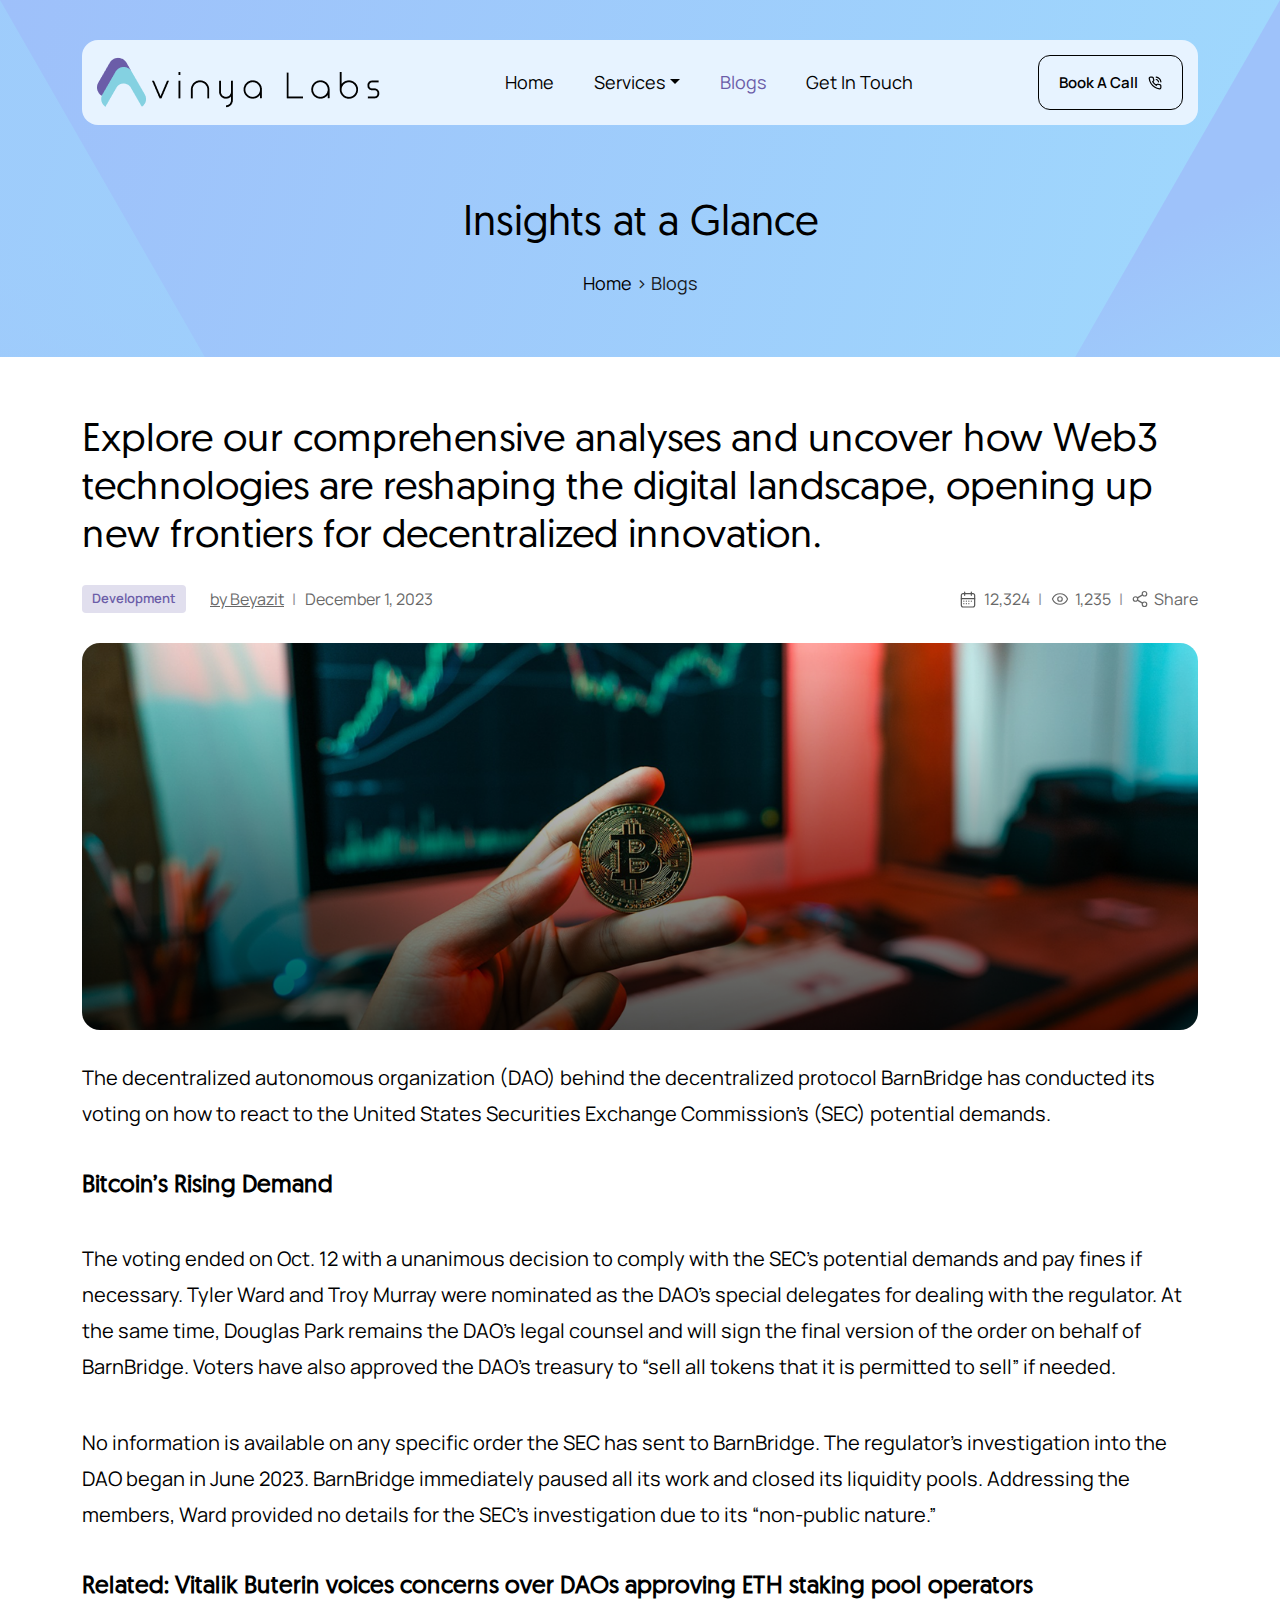
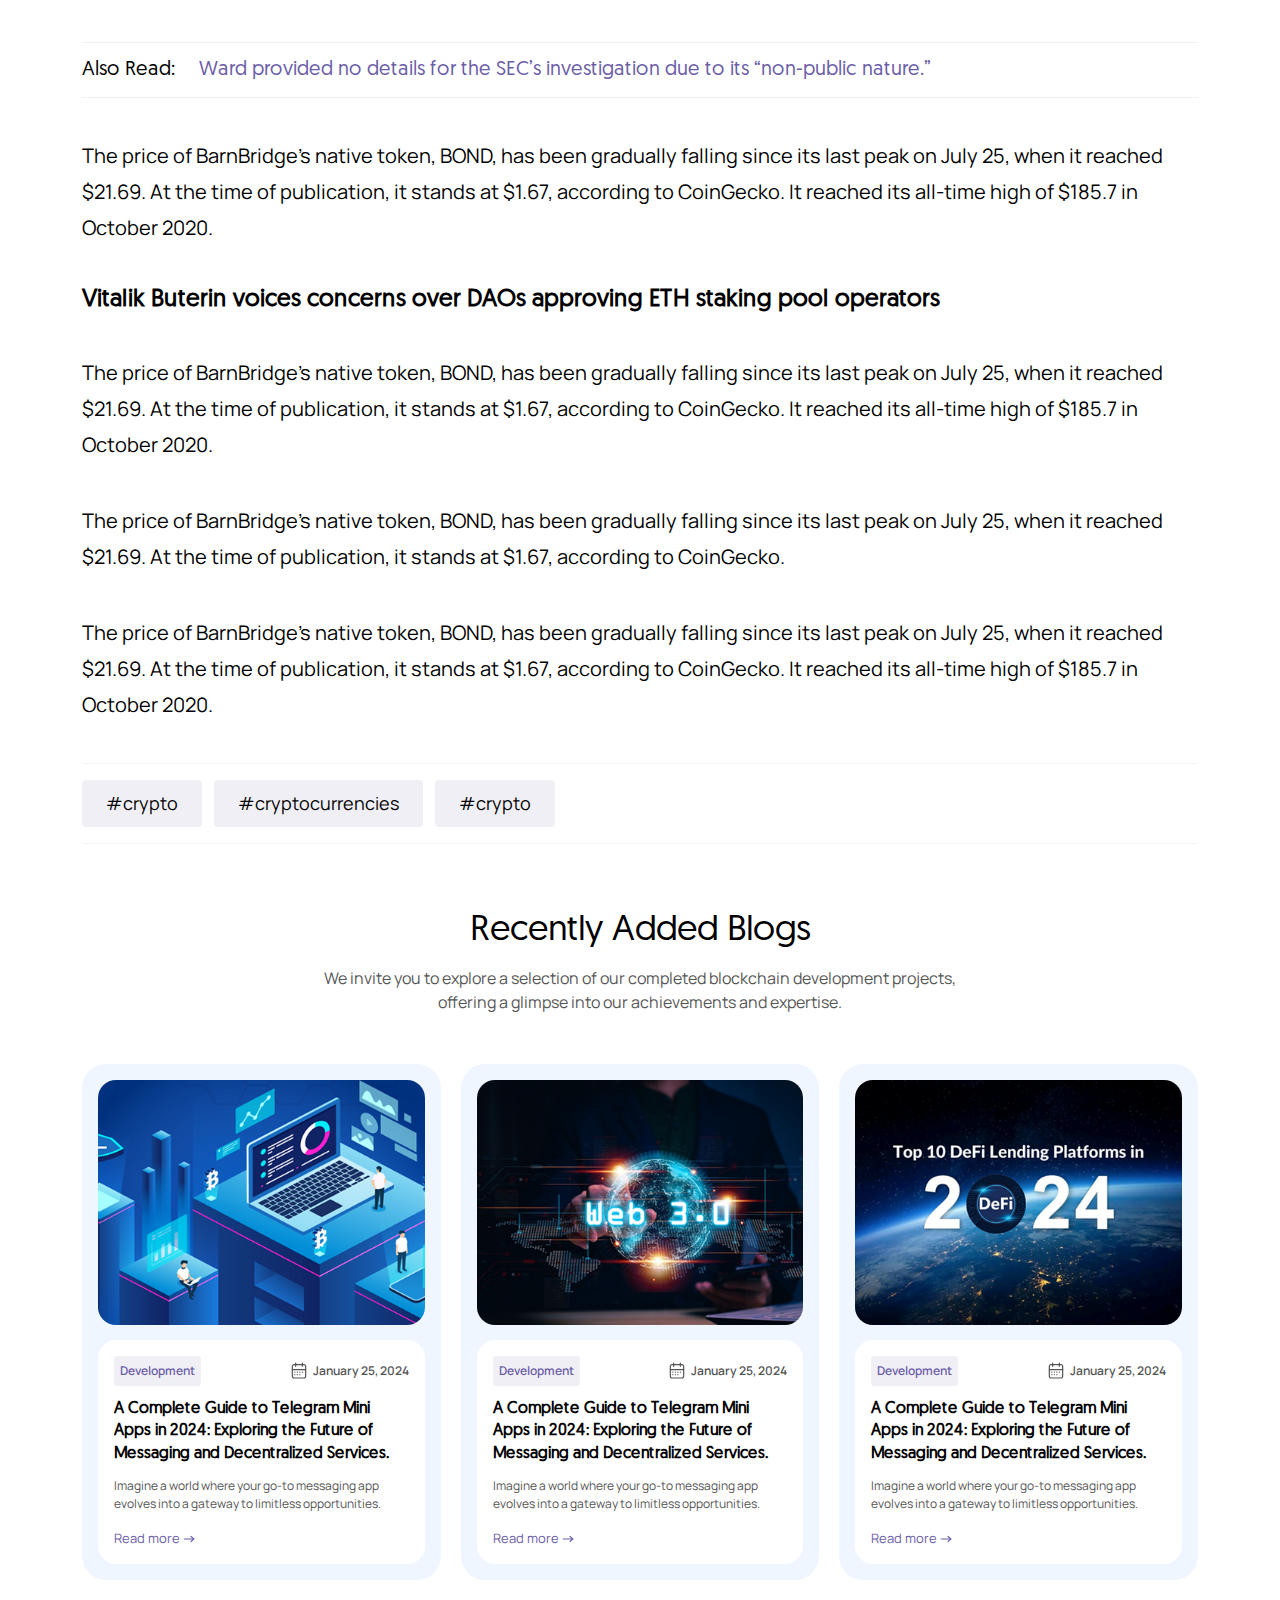
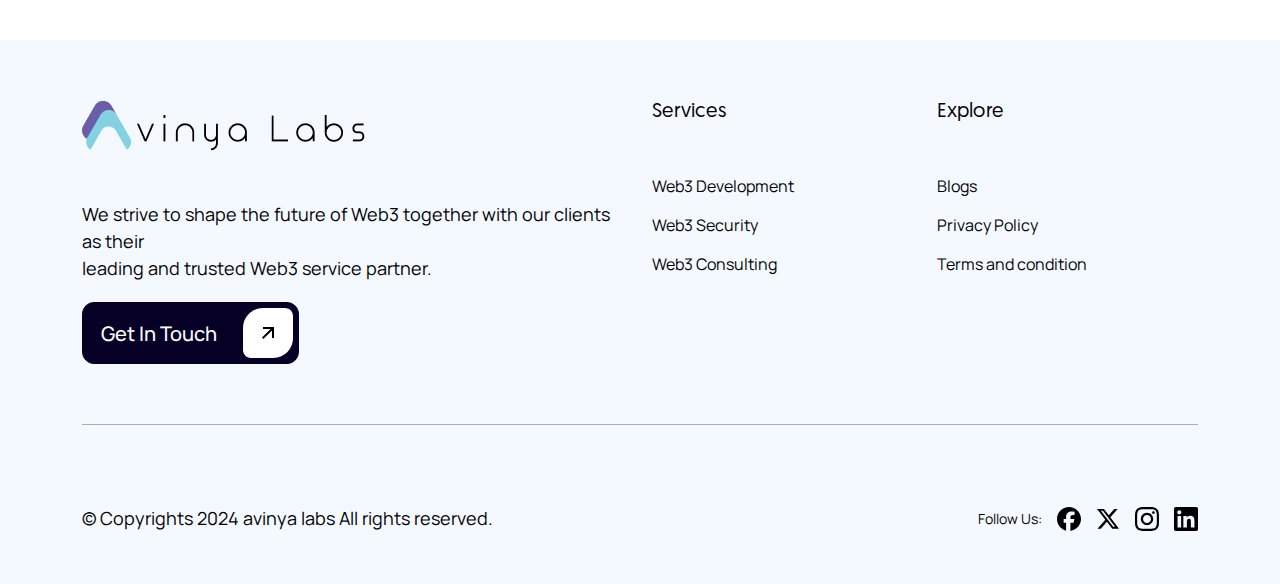
<file: blog-detail.html>
<!doctype html>
<html lang="en">
   <head>
      <!-- Required meta tags -->
      <meta charset="utf-8">
      <meta name="viewport" content="width=device-width, initial-scale=1">
      <link rel="icon" type="image/x-icon" href="assets/images/favicon.ico">
      <!-- Bootstrap CSS -->
      <link href="assets/css/bootstrap.min.css" rel="stylesheet">
      <link href="assets/css/style.css" rel="stylesheet">
      <link href="assets/css/responsive.css" rel="stylesheet">
      <link href="assets/css/owl.carousel.min.css" rel="stylesheet">
      <link href="assets/css/widget.css" rel="stylesheet">
      <link href="assets/fontawesome/css/all.min.css" rel="stylesheet">
      <link href="https://fonts.googleapis.com/css2?family=Manrope:wght@200..800&display=swap" rel="stylesheet">
      <title>Avinya Lab</title>
   </head>
   <body>
      <header>
         <div class="container">
            <div class="row">
               <div class="col-12">
                  <div class="header-main d-flex justify-content-between align-items-center">
                     <div class="logo">
                        <a href="index.html">
                           <img src="assets/images/logo.png" alt="">
                        </a>
                     </div>
                     <div class="header-menu">
                        <nav class="navbar navbar-expand-lg">
                           <div class="r-header d-flex justify-content-between align-items-center">
                              <a href="index.html"><img src="assets/images/logo.png" alt=""></a>
                              <div class="r-close">
                                 <svg xmlns="http://www.w3.org/2000/svg" width="25" height="25" viewBox="0 0 24 24" fill="none" stroke="currentColor" stroke-width="2" stroke-linecap="round" stroke-linejoin="round" class="lucide lucide-x"><path d="M18 6 6 18"></path><path d="m6 6 12 12"></path></svg>
                              </div>
                           </div>
                           <div class="collapse navbar-collapse" id="navbarSupportedContent">
                              <ul class="navbar-nav mr-auto">
                                 <li class="nav-item">
                                    <a class="nav-link" href="index.html">Home</a>
                                 </li>
                                 <li class="nav-item dropdown">
                                  <a class="nav-link dropdown-toggle" href="#" id="navbarDropdown" role="button" data-bs-toggle="dropdown" aria-expanded="false">Services</a>
                                  <ul class="dropdown-menu" aria-labelledby="navbarDropdown">
                                     <li><a class="dropdown-item" href="web3-development.html">Web3 Development</a></li>
                                     <li><a class="dropdown-item" href="web3-security.html">Web3 Security</a></li>
                                     <li><a class="dropdown-item" href="web3-consulting.html">Web3 Consulting</a></li>
                                  </ul>
                                </li>
                                 <li class="nav-item">
                                    <a class="nav-link active" href="blog.html">Blogs</a>
                                 </li>
                                 <li class="nav-item">
                                    <a class="nav-link" href="javascript:void(0);" data-bs-toggle="modal" data-bs-target="#get-in-touch">Get In Touch</a>
                                 </li>
                              </ul>
                           </div>
                           <div class="responsive-btn">
                              <a href="javascript:void(0);" onclick="showCalendly();" class="btn btn-primary w-100">
                              Book A Call<img src="assets/images/icon/phone.svg" alt=""></a>
                           </div>
                        </nav>
                     </div>
                     <div class="h-btn">
                        <div class="d-flex align-items-center gap-15">
                           <button class="navbar-toggler" type="button" data-toggle="collapse" data-target="#navbarSupportedContent" aria-controls="navbarSupportedContent" aria-expanded="false" aria-label="Toggle navigation"><svg xmlns="http://www.w3.org/2000/svg" width="24" height="24" viewBox="0 0 24 24" fill="none" stroke="currentColor" stroke-width="1.5" stroke-linecap="round" stroke-linejoin="round" class="icon icon-tabler icons-tabler-outline icon-tabler-menu-deep"><path stroke="none" d="M0 0h24v24H0z" fill="none"/><path d="M4 6h16" /><path d="M7 12h13" /><path d="M10 18h10" /></svg></button>
                           <a href="javascript:void(0);" onclick="showCalendly();" class="btn btn-primary">Book A Call<img src="assets/images/icon/phone.svg" alt=""></a>
                        </div>
                     </div>
                  </div>
               </div>
            </div>
         </div>
      </header>
      <section class="breadcrumb-area">
         <div class="container">
            <div class="row">
               <div class="col-12">
                  <div class="breadcrumb-text text-center">
                     <div class="page-title">
                        <h1>Insights at a Glance</h1>
                     </div>
                     <p><a href="index.html">Home</a> > Blogs</p>
                  </div>
               </div>
            </div>
         </div>
         <div class="b-shape">
            <svg width="100%" height="100%" viewBox="0 0 1920 564" fill="none" xmlns="http://www.w3.org/2000/svg">
               <path d="M0 0L530 924H0V0Z" fill="url(#paint0_linear_662_52)"/>
               <path d="M1920 0L1390 924H1920V0Z" fill="url(#paint1_linear_662_52)"/>
               <defs>
               <linearGradient id="paint0_linear_662_52" x1="265" y1="391" x2="9.62497e-06" y2="924" gradientUnits="userSpaceOnUse">
               <stop stop-color="#9FD8FD" stop-opacity="0.5"/>
               <stop offset="1" stop-color="#9EC2FA"/>
               </linearGradient>
               <linearGradient id="paint1_linear_662_52" x1="1655" y1="391" x2="1920" y2="924" gradientUnits="userSpaceOnUse">
               <stop stop-color="#9EC2FA"/>
               <stop offset="1" stop-color="#9FD8FD" stop-opacity="0.5"/>
               </linearGradient>
               </defs>
            </svg>
         </div>
      </section>
      <section class="blog-detail-area page-paddings">
         <div class="container">
            <div class="row">
               <div class="col-12">
                  <h1>Explore our comprehensive analyses and uncover how Web3 technologies are reshaping the digital landscape, opening up new frontiers for decentralized innovation.</h1>
                  <div class="blog-meta mb-30 d-flex flex-wrap gap-12 justify-content-between align-items-center">
                     <div class="meta-left d-flex align-items-center gap-24">
                        <span>Development</span>
                        <ul>
                           <li><u>by Beyazit</u></li>
                           <li>December 1, 2023</li>
                        </ul>
                     </div>
                     <div class="meta-right">
                        <ul>
                           <li><img src="assets/images/icon/calender.svg" alt="">12,324</li>
                           <li><img src="assets/images/icon/eye.svg" alt="">1,235</li>
                           <li><img src="assets/images/icon/share.svg" alt="">Share</li>
                        </ul>
                     </div>
                  </div>
                  <div class="blog-media mb-30">
                     <img src="assets/images/blog/b-large.png">
                  </div>
                  <p>The decentralized autonomous organization (DAO) behind the decentralized protocol BarnBridge has conducted its voting on how to react to the United States Securities Exchange Commission’s (SEC) potential demands.</p>
                  <h3>Bitcoin’s Rising Demand</h3>
                  <p>The voting ended on Oct. 12 with a unanimous decision to comply with the SEC’s potential demands and pay fines if necessary. Tyler Ward and Troy Murray were nominated as the DAO’s special delegates for dealing with the regulator. At the same time, Douglas Park remains the DAO’s legal counsel and will sign the final version of the order on behalf of BarnBridge. Voters have also approved the DAO’s treasury to “sell all tokens that it is permitted to sell” if needed.</p>
                  <p>No information is available on any specific order the SEC has sent to BarnBridge. The regulator’s investigation into the DAO began in June 2023. BarnBridge immediately paused all its work and closed its liquidity pools. Addressing the members, Ward provided no details for the SEC’s investigation due to its “non-public nature.”</p>
                  <h3>Related: Vitalik Buterin voices concerns over DAOs approving ETH staking pool operators</h3>
                  <div class="quate d-flex flex-wrap align-items-center">
                     <span>Also Read:</span> <a href="">Ward provided no details for the SEC’s investigation due to its “non-public nature.”</a>
                  </div>
                  <p>The price of BarnBridge’s native token, BOND, has been gradually falling since its last peak on July 25, when it reached $21.69. At the time of publication, it stands at $1.67, according to CoinGecko. It reached its all-time high of $185.7 in October 2020.</p>
                  <h3>Vitalik Buterin voices concerns over DAOs approving ETH staking pool operators</h3>
                  <p>The price of BarnBridge’s native token, BOND, has been gradually falling since its last peak on July 25, when it reached $21.69. At the time of publication, it stands at $1.67, according to CoinGecko. It reached its all-time high of $185.7 in October 2020.</p>
                  <p>The price of BarnBridge’s native token, BOND, has been gradually falling since its last peak on July 25, when it reached $21.69. At the time of publication, it stands at $1.67, according to CoinGecko.</p>
                  <p>The price of BarnBridge’s native token, BOND, has been gradually falling since its last peak on July 25, when it reached $21.69. At the time of publication, it stands at $1.67, according to CoinGecko. It reached its all-time high of $185.7 in October 2020.</p>
                  <div class="b-tag d-flex flex-wrap gap-12">
                     <a href="">#crypto</a>
                     <a href="">#cryptocurrencies</a>
                     <a href="">#crypto</a>
                  </div>
               </div>
            </div>
         </div>
      </section>
      <section class="blog-area page-paddings pt-0">
         <div class="container">
            <div class="row">
               <div class="col-12">
                  <div class="page-title mb-20 text-center">
                     <h2>Recently Added Blogs</h2>
                     <p>We invite you to explore a selection of our completed blockchain development projects, offering a glimpse into our achievements and expertise.</p>
                  </div>
               </div>
            </div>
            <div class="row">
               <div class="col-12 mt-30">
                  <div class="blog-slider">
                     <div class="blog-card shine-overlay">
                        <div class="blog-media position-relative">
                           <div class="shine"></div>
                           <a href="blog-detail.html"><img src="assets/images/blog/1.png" alt=""></a>
                        </div>
                        <div class="blog-text">
                           <div class="blog-meta d-flex justify-content-between align-items-center">
                              <span>Development</span>
                              <p><img src="assets/images/icon/calender.svg" alt="">January 25, 2024</p>
                           </div>
                           <h3><a href="blog-detail.html">A Complete Guide to Telegram Mini Apps in 2024: Exploring the Future of Messaging and Decentralized Services.</a></h3>
                           <p>Imagine a world where your go-to messaging app evolves into a gateway to limitless opportunities.</p>
                           <div class="read-more">
                              <a href="">Read more<svg width="12" height="8" viewBox="0 0 12 8" fill="none" xmlns="http://www.w3.org/2000/svg"><path d="M1.33301 4H10.6663" stroke="#6B5DA8" stroke-width="1.2" stroke-linecap="round" stroke-linejoin="round"/><path d="M8 6.66667L10.6667 4" stroke="#6B5DA8" stroke-width="1.2" stroke-linecap="round" stroke-linejoin="round"/><path d="M8 1.33337L10.6667 4.00004" stroke="#6B5DA8" stroke-width="1.2" stroke-linecap="round" stroke-linejoin="round"/></svg></a>
                           </div>
                        </div>
                     </div>
                     <div class="blog-card shine-overlay">
                        <div class="blog-media position-relative">
                           <div class="shine"></div>
                           <a href="blog-detail.html"><img src="assets/images/blog/2.png" alt=""></a>
                        </div>
                        <div class="blog-text">
                           <div class="blog-meta d-flex justify-content-between align-items-center">
                              <span>Development</span>
                              <p><img src="assets/images/icon/calender.svg" alt="">January 25, 2024</p>
                           </div>
                           <h3><a href="blog-detail.html">A Complete Guide to Telegram Mini Apps in 2024: Exploring the Future of Messaging and Decentralized Services.</a></h3>
                           <p>Imagine a world where your go-to messaging app evolves into a gateway to limitless opportunities.</p>
                           <div class="read-more">
                              <a href="">Read more<svg width="12" height="8" viewBox="0 0 12 8" fill="none" xmlns="http://www.w3.org/2000/svg"><path d="M1.33301 4H10.6663" stroke="#6B5DA8" stroke-width="1.2" stroke-linecap="round" stroke-linejoin="round"/><path d="M8 6.66667L10.6667 4" stroke="#6B5DA8" stroke-width="1.2" stroke-linecap="round" stroke-linejoin="round"/><path d="M8 1.33337L10.6667 4.00004" stroke="#6B5DA8" stroke-width="1.2" stroke-linecap="round" stroke-linejoin="round"/></svg></a>
                           </div>
                        </div>
                     </div>
                     <div class="blog-card shine-overlay">
                        <div class="blog-media position-relative">
                           <div class="shine"></div>
                           <a href="blog-detail.html"><img src="assets/images/blog/3.png" alt=""></a>
                        </div>
                        <div class="blog-text">
                           <div class="blog-meta d-flex justify-content-between align-items-center">
                              <span>Development</span>
                              <p><img src="assets/images/icon/calender.svg" alt="">January 25, 2024</p>
                           </div>
                           <h3><a href="blog-detail.html">A Complete Guide to Telegram Mini Apps in 2024: Exploring the Future of Messaging and Decentralized Services.</a></h3>
                           <p>Imagine a world where your go-to messaging app evolves into a gateway to limitless opportunities.</p>
                           <div class="read-more">
                              <a href="">Read more<svg width="12" height="8" viewBox="0 0 12 8" fill="none" xmlns="http://www.w3.org/2000/svg"><path d="M1.33301 4H10.6663" stroke="#6B5DA8" stroke-width="1.2" stroke-linecap="round" stroke-linejoin="round"/><path d="M8 6.66667L10.6667 4" stroke="#6B5DA8" stroke-width="1.2" stroke-linecap="round" stroke-linejoin="round"/><path d="M8 1.33337L10.6667 4.00004" stroke="#6B5DA8" stroke-width="1.2" stroke-linecap="round" stroke-linejoin="round"/></svg></a>
                           </div>
                        </div>
                     </div>
                  </div>
               </div>
            </div>
         </div>
      </section>
      <footer>
         <div class="container">
            <div class="footer-top page-paddings">
               <div class="row">
                  <div class="col-lg-6 col-md-4 col-12">
                     <div class="footer-left">
                        <div class="f-logo mb-50">
                           <a href="index.html">
                           <img src="assets/images/logo.png" alt="">
                           </a>
                        </div>
                        <p class="fs-18 mb-20">We strive to shape the future of Web3 together with our clients as their <br>leading and trusted Web3 service partner.</p>
                        <div class="page-btn">
                           <button class="btn btn-primary w-ico" data-bs-toggle="modal" data-bs-target="#get-in-touch">Get In Touch<img src="assets/images/icon/arrow.svg" alt=""></button>
                        </div>
                     </div>
                  </div>
                  <div class="col-lg-3 col-md-4 col-12">
                     <div class="footer-item">
                        <h2>Services</h2>
                        <ul>
                           <li><a href="web3-development.html">Web3 Development</a></li>
                           <li><a href="web3-security.html">Web3 Security</a></li>
                           <li><a href="web3-consulting.html">Web3 Consulting</a></li>
                        </ul>
                     </div>
                  </div>
                  <div class="col-lg-3 col-md-4 col-12">
                     <div class="footer-item">
                        <h2>Explore</h2>
                        <ul>
                           <li><a href="blog.html">Blogs</a></li>
                           <li><a href="privacy.html">Privacy Policy</a></li>
                           <li><a href="terms.html">Terms and condition</a></li>
                        </ul>
                     </div>
                  </div>
               </div>
            </div>
            <div class="row">
               <div class="col-12">
                  <div class="footer-copyright d-flex justify-content-between align-items-center">
                     <p class="fs-18">© Copyrights 2024 avinya labs All rights reserved.</p>
                     <div class="footer-social d-flex align-items-center">
                        <span>Follow Us:</span>
                        <div class="s-icon d-flex align-items-center">
                           <a href="https://www.facebook.com/" target="_blank">
                              <svg width="24" height="24" viewBox="0 0 24 24" fill="none" xmlns="http://www.w3.org/2000/svg">
                                 <path d="M12 0C5.37264 0 0 5.37264 0 12C0 17.6275 3.87456 22.3498 9.10128 23.6467V15.6672H6.62688V12H9.10128V10.4198C9.10128 6.33552 10.9498 4.4424 14.9597 4.4424C15.72 4.4424 17.0318 4.59168 17.5685 4.74048V8.06448C17.2853 8.03472 16.7933 8.01984 16.1822 8.01984C14.2147 8.01984 13.4544 8.76528 13.4544 10.703V12H17.3741L16.7006 15.6672H13.4544V23.9122C19.3963 23.1946 24.0005 18.1354 24.0005 12C24 5.37264 18.6274 0 12 0Z" fill="black"/>
                              </svg>
                           </a>
                           <a href="https://x.com/" target="_blank">
                              <svg width="24" height="24" viewBox="0 0 24 24" fill="none" xmlns="http://www.w3.org/2000/svg">
                                 <path d="M18.3263 1.90381H21.6998L14.3297 10.3273L23 21.7898H16.2112L10.894 14.8378L4.80995 21.7898H1.43443L9.31743 12.7799L1 1.90381H7.96111L12.7674 8.25814L18.3263 1.90381ZM17.1423 19.7706H19.0116L6.94539 3.81694H4.93946L17.1423 19.7706Z" fill="black"/>
                              </svg>
                           </a>
                           <a href="https://www.instagram.com/" target="_blank">
                              <svg width="24" height="24" viewBox="0 0 24 24" fill="none" xmlns="http://www.w3.org/2000/svg">
                                 <g clip-path="url(#clip0_604_363)">
                                    <path d="M12 2.16094C15.2063 2.16094 15.5859 2.175 16.8469 2.23125C18.0188 2.28281 18.6516 2.47969 19.0734 2.64375C19.6313 2.85938 20.0344 3.12188 20.4516 3.53906C20.8734 3.96094 21.1313 4.35938 21.3469 4.91719C21.5109 5.33906 21.7078 5.97656 21.7594 7.14375C21.8156 8.40937 21.8297 8.78906 21.8297 11.9906C21.8297 15.1969 21.8156 15.5766 21.7594 16.8375C21.7078 18.0094 21.5109 18.6422 21.3469 19.0641C21.1313 19.6219 20.8687 20.025 20.4516 20.4422C20.0297 20.8641 19.6313 21.1219 19.0734 21.3375C18.6516 21.5016 18.0141 21.6984 16.8469 21.75C15.5813 21.8062 15.2016 21.8203 12 21.8203C8.79375 21.8203 8.41406 21.8062 7.15313 21.75C5.98125 21.6984 5.34844 21.5016 4.92656 21.3375C4.36875 21.1219 3.96563 20.8594 3.54844 20.4422C3.12656 20.0203 2.86875 19.6219 2.65313 19.0641C2.48906 18.6422 2.29219 18.0047 2.24063 16.8375C2.18438 15.5719 2.17031 15.1922 2.17031 11.9906C2.17031 8.78438 2.18438 8.40469 2.24063 7.14375C2.29219 5.97187 2.48906 5.33906 2.65313 4.91719C2.86875 4.35938 3.13125 3.95625 3.54844 3.53906C3.97031 3.11719 4.36875 2.85938 4.92656 2.64375C5.34844 2.47969 5.98594 2.28281 7.15313 2.23125C8.41406 2.175 8.79375 2.16094 12 2.16094ZM12 0C8.74219 0 8.33438 0.0140625 7.05469 0.0703125C5.77969 0.126563 4.90313 0.332812 4.14375 0.628125C3.35156 0.9375 2.68125 1.34531 2.01563 2.01562C1.34531 2.68125 0.9375 3.35156 0.628125 4.13906C0.332812 4.90313 0.126563 5.775 0.0703125 7.05C0.0140625 8.33437 0 8.74219 0 12C0 15.2578 0.0140625 15.6656 0.0703125 16.9453C0.126563 18.2203 0.332812 19.0969 0.628125 19.8563C0.9375 20.6484 1.34531 21.3188 2.01563 21.9844C2.68125 22.65 3.35156 23.0625 4.13906 23.3672C4.90313 23.6625 5.775 23.8687 7.05 23.925C8.32969 23.9812 8.7375 23.9953 11.9953 23.9953C15.2531 23.9953 15.6609 23.9812 16.9406 23.925C18.2156 23.8687 19.0922 23.6625 19.8516 23.3672C20.6391 23.0625 21.3094 22.65 21.975 21.9844C22.6406 21.3188 23.0531 20.6484 23.3578 19.8609C23.6531 19.0969 23.8594 18.225 23.9156 16.95C23.9719 15.6703 23.9859 15.2625 23.9859 12.0047C23.9859 8.74688 23.9719 8.33906 23.9156 7.05938C23.8594 5.78438 23.6531 4.90781 23.3578 4.14844C23.0625 3.35156 22.6547 2.68125 21.9844 2.01562C21.3188 1.35 20.6484 0.9375 19.8609 0.632812C19.0969 0.3375 18.225 0.13125 16.95 0.075C15.6656 0.0140625 15.2578 0 12 0Z" fill="black"/>
                                    <path d="M12 5.83594C8.59688 5.83594 5.83594 8.59688 5.83594 12C5.83594 15.4031 8.59688 18.1641 12 18.1641C15.4031 18.1641 18.1641 15.4031 18.1641 12C18.1641 8.59688 15.4031 5.83594 12 5.83594ZM12 15.9984C9.79219 15.9984 8.00156 14.2078 8.00156 12C8.00156 9.79219 9.79219 8.00156 12 8.00156C14.2078 8.00156 15.9984 9.79219 15.9984 12C15.9984 14.2078 14.2078 15.9984 12 15.9984Z" fill="black"/>
                                    <path d="M19.8469 5.59238C19.8469 6.38926 19.2 7.03145 18.4078 7.03145C17.6109 7.03145 16.9688 6.38457 16.9688 5.59238C16.9688 4.79551 17.6156 4.15332 18.4078 4.15332C19.2 4.15332 19.8469 4.8002 19.8469 5.59238Z" fill="black"/>
                                 </g>
                                 <defs>
                                    <clipPath id="clip0_604_363">
                                       <rect width="24" height="24" fill="white"/>
                                    </clipPath>
                                 </defs>
                              </svg>
                           </a>
                           <a href="https://www.linkedin.com/" target="_blank">
                              <svg width="24" height="24" viewBox="0 0 24 24" fill="none" xmlns="http://www.w3.org/2000/svg">
                                 <g clip-path="url(#clip0_604_364)">
                                    <path d="M22.2234 0H1.77187C0.792187 0 0 0.773438 0 1.72969V22.2656C0 23.2219 0.792187 24 1.77187 24H22.2234C23.2031 24 24 23.2219 24 22.2703V1.72969C24 0.773438 23.2031 0 22.2234 0ZM7.12031 20.4516H3.55781V8.99531H7.12031V20.4516ZM5.33906 7.43438C4.19531 7.43438 3.27188 6.51094 3.27188 5.37187C3.27188 4.23281 4.19531 3.30937 5.33906 3.30937C6.47813 3.30937 7.40156 4.23281 7.40156 5.37187C7.40156 6.50625 6.47813 7.43438 5.33906 7.43438ZM20.4516 20.4516H16.8937V14.8828C16.8937 13.5562 16.8703 11.8453 15.0422 11.8453C13.1906 11.8453 12.9094 13.2937 12.9094 14.7891V20.4516H9.35625V8.99531H12.7687V10.5609H12.8156C13.2891 9.66094 14.4516 8.70938 16.1813 8.70938C19.7859 8.70938 20.4516 11.0813 20.4516 14.1656V20.4516Z" fill="black"/>
                                 </g>
                                 <defs>
                                    <clipPath id="clip0_604_364">
                                       <rect width="24" height="24" fill="white"/>
                                    </clipPath>
                                 </defs>
                              </svg>
                           </a>
                        </div>
                     </div>
                  </div>
               </div>
            </div>
         </div>
      </footer>
      <!-- Modal -->
      <div class="modal fade" id="get-in-touch" data-bs-backdrop="static" data-bs-keyboard="false" tabindex="-1" aria-labelledby="staticBackdropLabel" aria-hidden="true">
        <div class="modal-dialog modal-dialog-centered">
          <div class="modal-content">
            <div class="modal-header">
              <h5 class="modal-title" id="exampleModalLabel">Get In Touch</h5>
              <button type="button" class="btn-close" data-bs-dismiss="modal" aria-label="Close"></button>
            </div>
            <div class="modal-body">
              <div class="custom-popup">
                 <div class="contact-form">
                    <form>
                       <div class="form-group mb-15">
                           <label>Name</label>
                          <input class="form-control" type="" name="">
                       </div>
                       <div class="form-group mb-15">
                           <label>Email</label>
                          <input class="form-control" type="" name="">
                       </div>
                       <div class="form-group mb-15">
                           <label>Phone Number</label>
                          <input class="form-control" type="" name="">
                       </div>
                       <div class="form-group mb-15">
                           <label>Message</label>
                          <textarea class="form-control" rows="3"></textarea>
                       </div>
                       <div class="g-recaptcha mb-15" data-sitekey="6Lel4Z4UAAAAAOa8LO1Q9mqKRUiMYl_00o5mXJrR"></div>
                       <div class="page-btn">
                          <button class="btn btn-primary">Submit</button>
                       </div>
                    </form>
                 </div>
              </div>
            </div>
          </div>
        </div>
      </div>
      <script src="assets/js/jquery.min.js"></script>
      <script src="assets/js/bootstrap.bundle.min.js"></script>
      <script src="assets/js/owl.carousel.min.js"></script>
      <script src="assets/js/widget.js" type="text/javascript"></script>
      <script src="https://www.google.com/recaptcha/api.js" async defer></script>
      <script src="assets/js/custom.js"></script>
   </body>
</html>
</file>
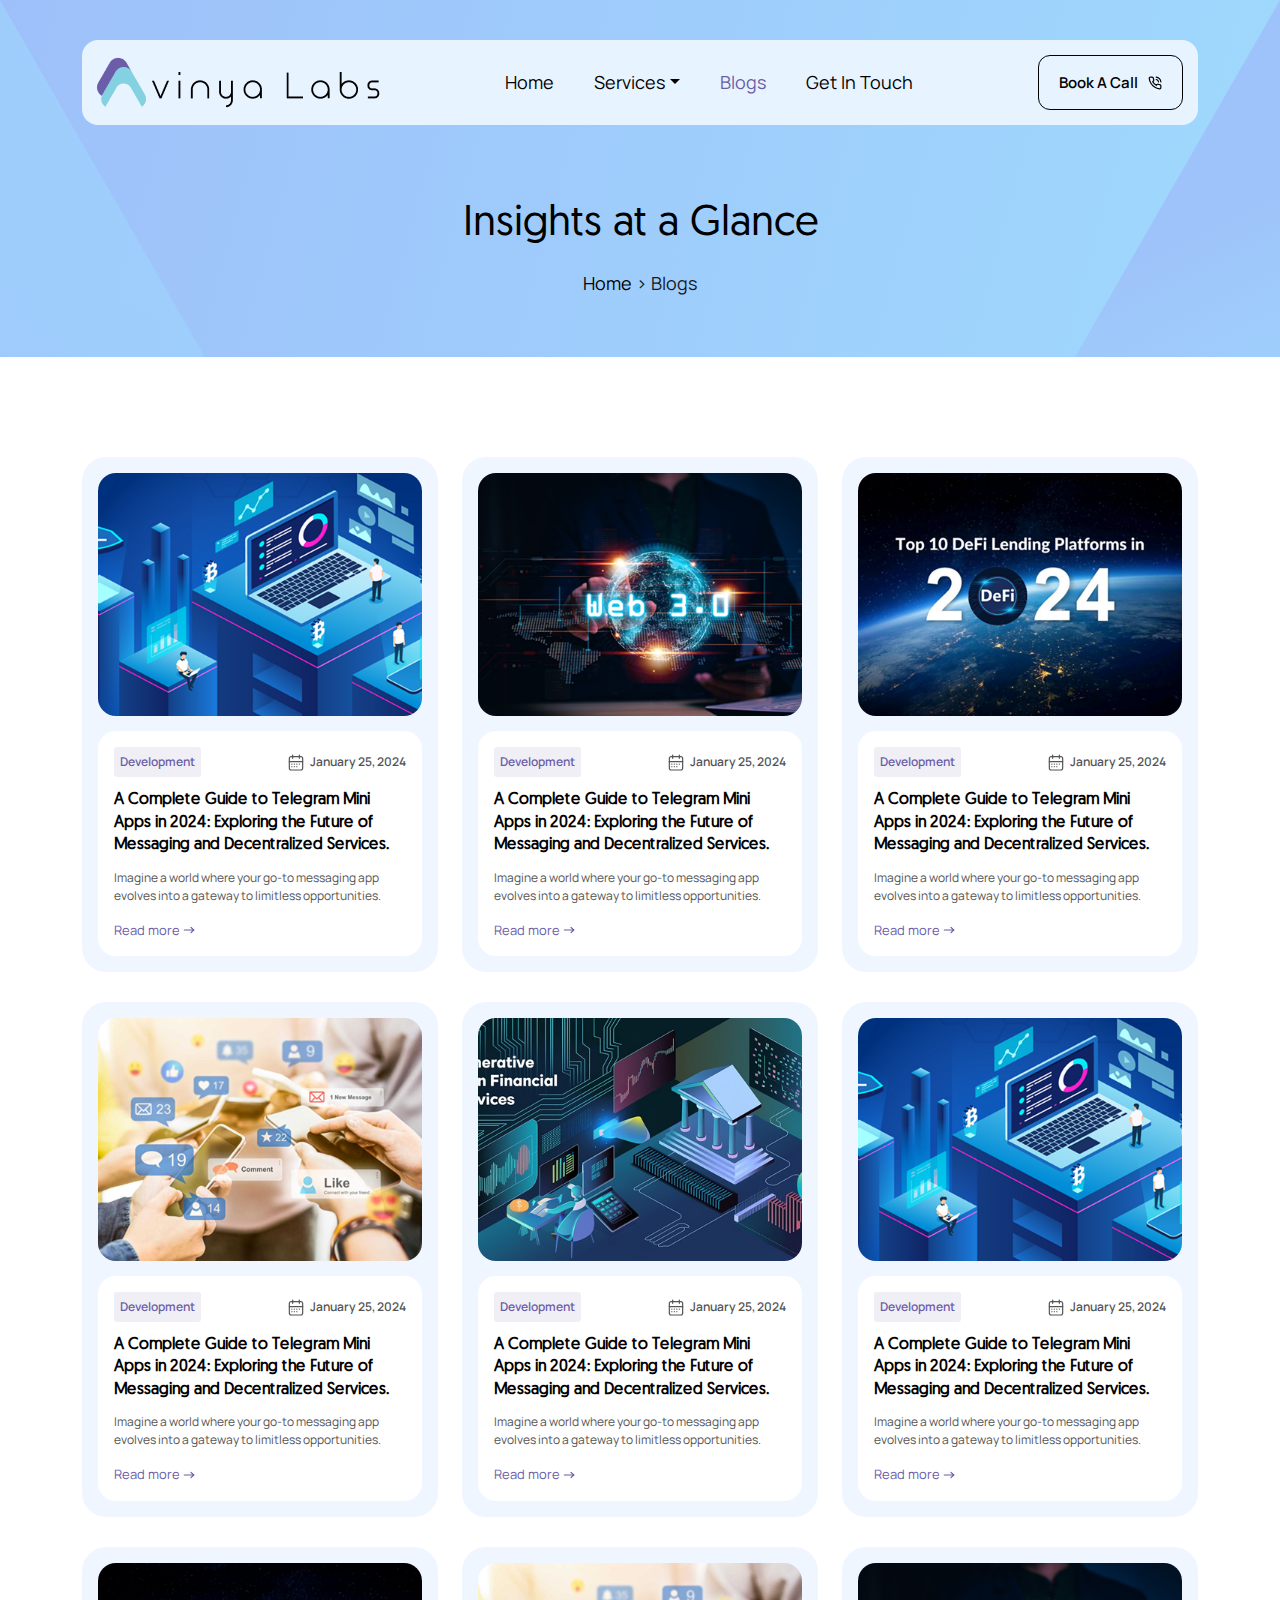
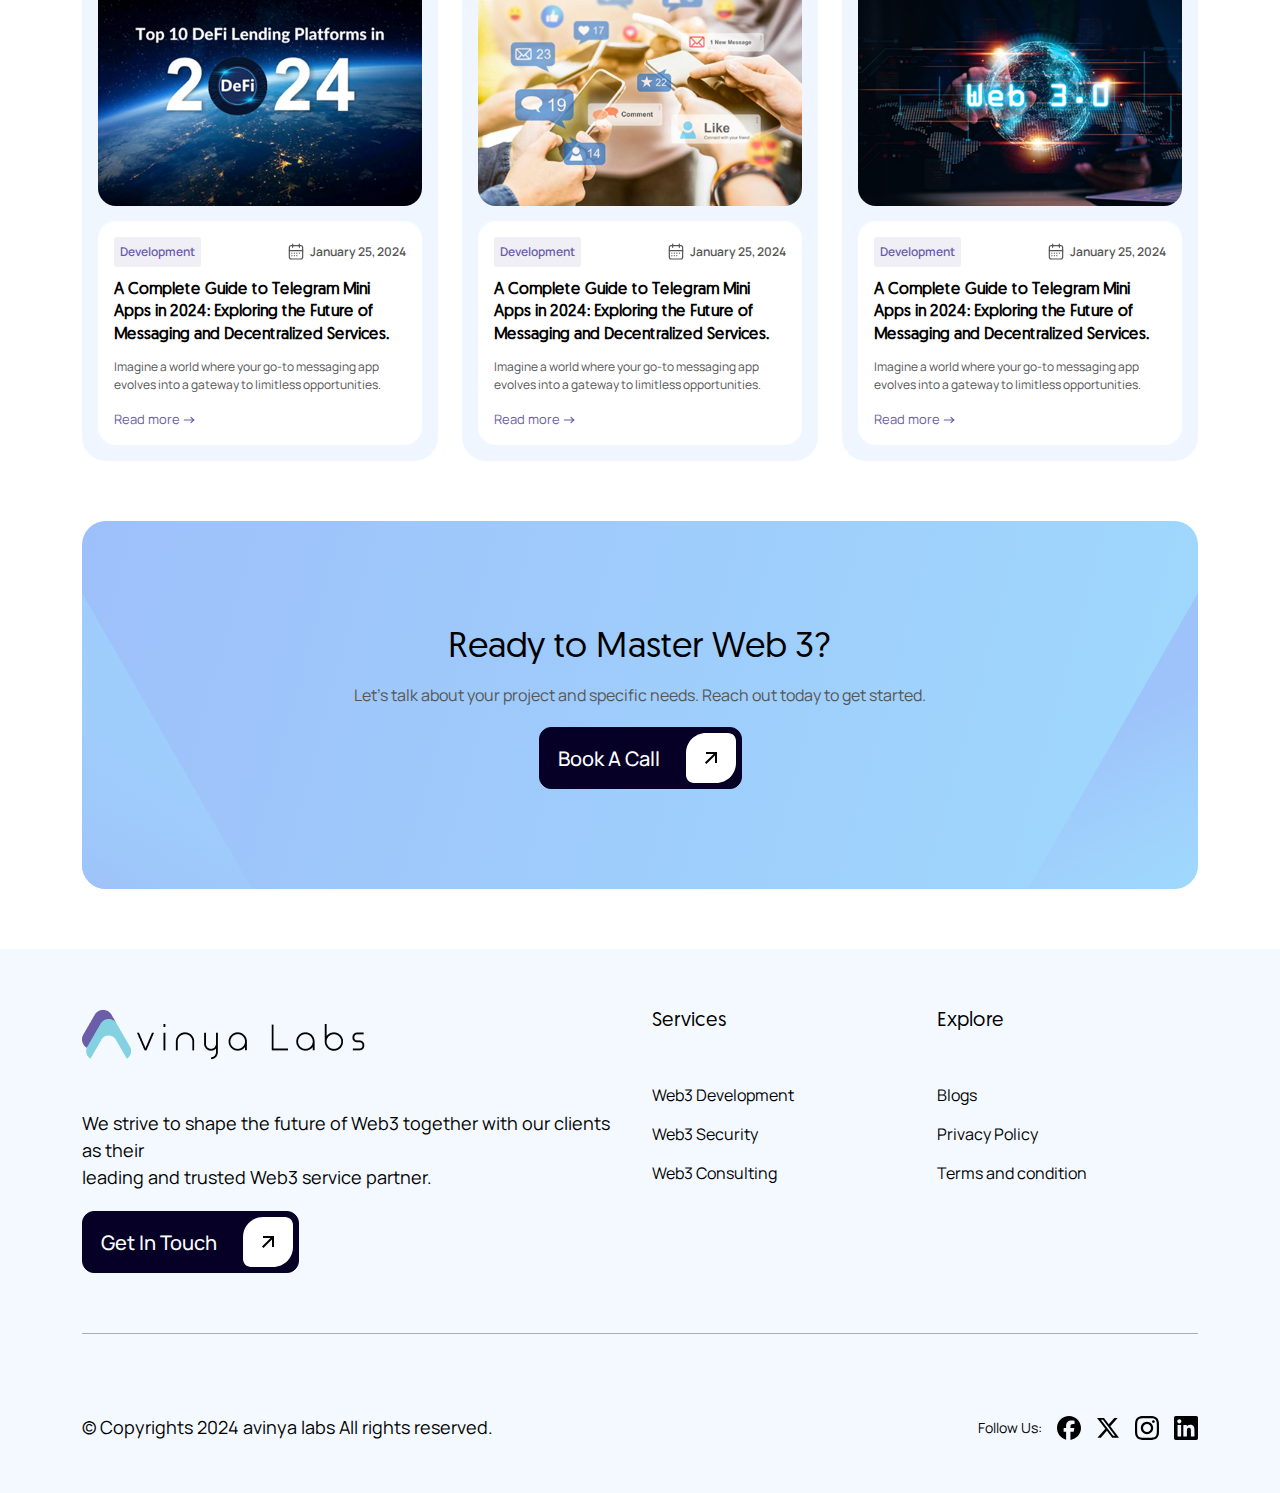
<file: blog.html>
<!doctype html>
<html lang="en">
   <head>
      <!-- Required meta tags -->
      <meta charset="utf-8">
      <meta name="viewport" content="width=device-width, initial-scale=1">
      <link rel="icon" type="image/x-icon" href="assets/images/favicon.ico">
      <!-- Bootstrap CSS -->
      <link href="assets/css/bootstrap.min.css" rel="stylesheet">
      <link href="assets/css/style.css" rel="stylesheet">
      <link href="assets/css/responsive.css" rel="stylesheet">
      <link href="assets/css/owl.carousel.min.css" rel="stylesheet">
      <link href="assets/css/widget.css" rel="stylesheet">
      <link href="assets/fontawesome/css/all.min.css" rel="stylesheet">
      <link href="https://fonts.googleapis.com/css2?family=Manrope:wght@200..800&display=swap" rel="stylesheet">
      <title>Avinya Lab</title>
   </head>
   <body>
      <header>
         <div class="container">
            <div class="row">
               <div class="col-12">
                  <div class="header-main d-flex justify-content-between align-items-center">
                     <div class="logo">
                        <a href="index.html">
                           <img src="assets/images/logo.png" alt="">
                        </a>
                     </div>
                     <div class="header-menu">
                        <nav class="navbar navbar-expand-lg">
                           <div class="r-header d-flex justify-content-between align-items-center">
                              <a href="index.html"><img src="assets/images/logo.png" alt=""></a>
                              <div class="r-close">
                                 <svg xmlns="http://www.w3.org/2000/svg" width="25" height="25" viewBox="0 0 24 24" fill="none" stroke="currentColor" stroke-width="2" stroke-linecap="round" stroke-linejoin="round" class="lucide lucide-x"><path d="M18 6 6 18"></path><path d="m6 6 12 12"></path></svg>
                              </div>
                           </div>
                           <div class="collapse navbar-collapse" id="navbarSupportedContent">
                              <ul class="navbar-nav mr-auto">
                                 <li class="nav-item">
                                    <a class="nav-link" href="index.html">Home</a>
                                 </li>
                                 <li class="nav-item dropdown">
                                  <a class="nav-link dropdown-toggle" href="#" id="navbarDropdown" role="button" data-bs-toggle="dropdown" aria-expanded="false">Services</a>
                                  <ul class="dropdown-menu" aria-labelledby="navbarDropdown">
                                     <li><a class="dropdown-item" href="web3-development.html">Web3 Development</a></li>
                                     <li><a class="dropdown-item" href="web3-security.html">Web3 Security</a></li>
                                     <li><a class="dropdown-item" href="web3-consulting.html">Web3 Consulting</a></li>
                                  </ul>
                                </li>
                                 <li class="nav-item">
                                    <a class="nav-link active" href="blog.html">Blogs</a>
                                 </li>
                                 <li class="nav-item">
                                    <a class="nav-link" href="javascript:void(0);" data-bs-toggle="modal" data-bs-target="#get-in-touch">Get In Touch</a>
                                 </li>
                              </ul>
                           </div>
                           <div class="responsive-btn">
                              <a href="javascript:void(0);" onclick="showCalendly();" class="btn btn-primary w-100">
                              Book A Call<img src="assets/images/icon/phone.svg" alt=""></a>
                           </div>
                        </nav>
                     </div>
                     <div class="h-btn">
                        <div class="d-flex align-items-center gap-15">
                           <button class="navbar-toggler" type="button" data-toggle="collapse" data-target="#navbarSupportedContent" aria-controls="navbarSupportedContent" aria-expanded="false" aria-label="Toggle navigation"><svg xmlns="http://www.w3.org/2000/svg" width="24" height="24" viewBox="0 0 24 24" fill="none" stroke="currentColor" stroke-width="1.5" stroke-linecap="round" stroke-linejoin="round" class="icon icon-tabler icons-tabler-outline icon-tabler-menu-deep"><path stroke="none" d="M0 0h24v24H0z" fill="none"/><path d="M4 6h16" /><path d="M7 12h13" /><path d="M10 18h10" /></svg></button>
                           <a href="javascript:void(0);" onclick="showCalendly();" class="btn btn-primary">Book A Call<img src="assets/images/icon/phone.svg" alt=""></a>
                        </div>
                     </div>
                  </div>
               </div>
            </div>
         </div>
      </header>
      <section class="breadcrumb-area">
         <div class="container">
            <div class="row">
               <div class="col-12">
                  <div class="breadcrumb-text text-center">
                     <div class="page-title">
                        <h1>Insights at a Glance</h1>
                     </div>
                     <p><a href="index.html">Home</a> > Blogs</p>
                  </div>
               </div>
            </div>
         </div>
         <div class="b-shape">
            <svg width="100%" height="100%" viewBox="0 0 1920 564" fill="none" xmlns="http://www.w3.org/2000/svg">
               <path d="M0 0L530 924H0V0Z" fill="url(#paint0_linear_662_52)"/>
               <path d="M1920 0L1390 924H1920V0Z" fill="url(#paint1_linear_662_52)"/>
               <defs>
               <linearGradient id="paint0_linear_662_52" x1="265" y1="391" x2="9.62497e-06" y2="924" gradientUnits="userSpaceOnUse">
               <stop stop-color="#9FD8FD" stop-opacity="0.5"/>
               <stop offset="1" stop-color="#9EC2FA"/>
               </linearGradient>
               <linearGradient id="paint1_linear_662_52" x1="1655" y1="391" x2="1920" y2="924" gradientUnits="userSpaceOnUse">
               <stop stop-color="#9EC2FA"/>
               <stop offset="1" stop-color="#9FD8FD" stop-opacity="0.5"/>
               </linearGradient>
               </defs>
            </svg>
         </div>
      </section>
      <section class="blog-area page-paddings pt-70">
         <div class="container">
            <div class="row">
               <div class="col-xl-4 col-md-6 col-12 mt-30">
                  <div class="blog-card shine-overlay">
                     <div class="blog-media position-relative">
                        <div class="shine"></div>
                        <a href="blog-detail.html"><img src="assets/images/blog/1.png" alt=""></a>
                     </div>
                     <div class="blog-text">
                        <div class="blog-meta d-flex justify-content-between align-items-center">
                           <span>Development</span>
                           <p><img src="assets/images/icon/calender.svg" alt="">January 25, 2024</p>
                        </div>
                        <h3><a href="blog-detail.html">A Complete Guide to Telegram Mini Apps in 2024: Exploring the Future of Messaging and Decentralized Services.</a></h3>
                        <p>Imagine a world where your go-to messaging app evolves into a gateway to limitless opportunities.</p>
                        <div class="read-more">
                           <a href="">Read more<svg width="12" height="8" viewBox="0 0 12 8" fill="none" xmlns="http://www.w3.org/2000/svg"><path d="M1.33301 4H10.6663" stroke="#6B5DA8" stroke-width="1.2" stroke-linecap="round" stroke-linejoin="round"/><path d="M8 6.66667L10.6667 4" stroke="#6B5DA8" stroke-width="1.2" stroke-linecap="round" stroke-linejoin="round"/><path d="M8 1.33337L10.6667 4.00004" stroke="#6B5DA8" stroke-width="1.2" stroke-linecap="round" stroke-linejoin="round"/></svg></a>
                        </div>
                     </div>
                  </div>
               </div>
               <div class="col-xl-4 col-md-6 col-12 mt-30">
                  <div class="blog-card shine-overlay">
                     <div class="blog-media position-relative">
                        <div class="shine"></div>
                        <a href="blog-detail.html"><img src="assets/images/blog/2.png" alt=""></a>
                     </div>
                     <div class="blog-text">
                        <div class="blog-meta d-flex justify-content-between align-items-center">
                           <span>Development</span>
                           <p><img src="assets/images/icon/calender.svg" alt="">January 25, 2024</p>
                        </div>
                        <h3><a href="blog-detail.html">A Complete Guide to Telegram Mini Apps in 2024: Exploring the Future of Messaging and Decentralized Services.</a></h3>
                        <p>Imagine a world where your go-to messaging app evolves into a gateway to limitless opportunities.</p>
                        <div class="read-more">
                           <a href="">Read more<svg width="12" height="8" viewBox="0 0 12 8" fill="none" xmlns="http://www.w3.org/2000/svg"><path d="M1.33301 4H10.6663" stroke="#6B5DA8" stroke-width="1.2" stroke-linecap="round" stroke-linejoin="round"/><path d="M8 6.66667L10.6667 4" stroke="#6B5DA8" stroke-width="1.2" stroke-linecap="round" stroke-linejoin="round"/><path d="M8 1.33337L10.6667 4.00004" stroke="#6B5DA8" stroke-width="1.2" stroke-linecap="round" stroke-linejoin="round"/></svg></a>
                        </div>
                     </div>
                  </div>
               </div>
               <div class="col-xl-4 col-md-6 col-12 mt-30">
                  <div class="blog-card shine-overlay">
                     <div class="blog-media position-relative">
                        <div class="shine"></div>
                        <a href="blog-detail.html"><img src="assets/images/blog/3.png" alt=""></a>
                     </div>
                     <div class="blog-text">
                        <div class="blog-meta d-flex justify-content-between align-items-center">
                           <span>Development</span>
                           <p><img src="assets/images/icon/calender.svg" alt="">January 25, 2024</p>
                        </div>
                        <h3><a href="blog-detail.html">A Complete Guide to Telegram Mini Apps in 2024: Exploring the Future of Messaging and Decentralized Services.</a></h3>
                        <p>Imagine a world where your go-to messaging app evolves into a gateway to limitless opportunities.</p>
                        <div class="read-more">
                           <a href="">Read more<svg width="12" height="8" viewBox="0 0 12 8" fill="none" xmlns="http://www.w3.org/2000/svg"><path d="M1.33301 4H10.6663" stroke="#6B5DA8" stroke-width="1.2" stroke-linecap="round" stroke-linejoin="round"/><path d="M8 6.66667L10.6667 4" stroke="#6B5DA8" stroke-width="1.2" stroke-linecap="round" stroke-linejoin="round"/><path d="M8 1.33337L10.6667 4.00004" stroke="#6B5DA8" stroke-width="1.2" stroke-linecap="round" stroke-linejoin="round"/></svg></a>
                        </div>
                     </div>
                  </div>
               </div>
               <div class="col-xl-4 col-md-6 col-12 mt-30">
                  <div class="blog-card shine-overlay">
                     <div class="blog-media position-relative">
                        <div class="shine"></div>
                        <a href="blog-detail.html"><img src="assets/images/blog/4.png" alt=""></a>
                     </div>
                     <div class="blog-text">
                        <div class="blog-meta d-flex justify-content-between align-items-center">
                           <span>Development</span>
                           <p><img src="assets/images/icon/calender.svg" alt="">January 25, 2024</p>
                        </div>
                        <h3><a href="blog-detail.html">A Complete Guide to Telegram Mini Apps in 2024: Exploring the Future of Messaging and Decentralized Services.</a></h3>
                        <p>Imagine a world where your go-to messaging app evolves into a gateway to limitless opportunities.</p>
                        <div class="read-more">
                           <a href="">Read more<svg width="12" height="8" viewBox="0 0 12 8" fill="none" xmlns="http://www.w3.org/2000/svg"><path d="M1.33301 4H10.6663" stroke="#6B5DA8" stroke-width="1.2" stroke-linecap="round" stroke-linejoin="round"/><path d="M8 6.66667L10.6667 4" stroke="#6B5DA8" stroke-width="1.2" stroke-linecap="round" stroke-linejoin="round"/><path d="M8 1.33337L10.6667 4.00004" stroke="#6B5DA8" stroke-width="1.2" stroke-linecap="round" stroke-linejoin="round"/></svg></a>
                        </div>
                     </div>
                  </div>
               </div>
               <div class="col-xl-4 col-md-6 col-12 mt-30">
                  <div class="blog-card shine-overlay">
                     <div class="blog-media position-relative">
                        <div class="shine"></div>
                        <a href="blog-detail.html"><img src="assets/images/blog/5.png" alt=""></a>
                     </div>
                     <div class="blog-text">
                        <div class="blog-meta d-flex justify-content-between align-items-center">
                           <span>Development</span>
                           <p><img src="assets/images/icon/calender.svg" alt="">January 25, 2024</p>
                        </div>
                        <h3><a href="blog-detail.html">A Complete Guide to Telegram Mini Apps in 2024: Exploring the Future of Messaging and Decentralized Services.</a></h3>
                        <p>Imagine a world where your go-to messaging app evolves into a gateway to limitless opportunities.</p>
                        <div class="read-more">
                           <a href="">Read more<svg width="12" height="8" viewBox="0 0 12 8" fill="none" xmlns="http://www.w3.org/2000/svg"><path d="M1.33301 4H10.6663" stroke="#6B5DA8" stroke-width="1.2" stroke-linecap="round" stroke-linejoin="round"/><path d="M8 6.66667L10.6667 4" stroke="#6B5DA8" stroke-width="1.2" stroke-linecap="round" stroke-linejoin="round"/><path d="M8 1.33337L10.6667 4.00004" stroke="#6B5DA8" stroke-width="1.2" stroke-linecap="round" stroke-linejoin="round"/></svg></a>
                        </div>
                     </div>
                  </div>
               </div>
               <div class="col-xl-4 col-md-6 col-12 mt-30">
                  <div class="blog-card shine-overlay">
                     <div class="blog-media position-relative">
                        <div class="shine"></div>
                        <a href="blog-detail.html"><img src="assets/images/blog/6.png" alt=""></a>
                     </div>
                     <div class="blog-text">
                        <div class="blog-meta d-flex justify-content-between align-items-center">
                           <span>Development</span>
                           <p><img src="assets/images/icon/calender.svg" alt="">January 25, 2024</p>
                        </div>
                        <h3><a href="blog-detail.html">A Complete Guide to Telegram Mini Apps in 2024: Exploring the Future of Messaging and Decentralized Services.</a></h3>
                        <p>Imagine a world where your go-to messaging app evolves into a gateway to limitless opportunities.</p>
                        <div class="read-more">
                           <a href="">Read more<svg width="12" height="8" viewBox="0 0 12 8" fill="none" xmlns="http://www.w3.org/2000/svg"><path d="M1.33301 4H10.6663" stroke="#6B5DA8" stroke-width="1.2" stroke-linecap="round" stroke-linejoin="round"/><path d="M8 6.66667L10.6667 4" stroke="#6B5DA8" stroke-width="1.2" stroke-linecap="round" stroke-linejoin="round"/><path d="M8 1.33337L10.6667 4.00004" stroke="#6B5DA8" stroke-width="1.2" stroke-linecap="round" stroke-linejoin="round"/></svg></a>
                        </div>
                     </div>
                  </div>
               </div>
               <div class="col-xl-4 col-md-6 col-12 mt-30">
                  <div class="blog-card shine-overlay">
                     <div class="blog-media position-relative">
                        <div class="shine"></div>
                        <a href="blog-detail.html"><img src="assets/images/blog/7.png" alt=""></a>
                     </div>
                     <div class="blog-text">
                        <div class="blog-meta d-flex justify-content-between align-items-center">
                           <span>Development</span>
                           <p><img src="assets/images/icon/calender.svg" alt="">January 25, 2024</p>
                        </div>
                        <h3><a href="blog-detail.html">A Complete Guide to Telegram Mini Apps in 2024: Exploring the Future of Messaging and Decentralized Services.</a></h3>
                        <p>Imagine a world where your go-to messaging app evolves into a gateway to limitless opportunities.</p>
                        <div class="read-more">
                           <a href="">Read more<svg width="12" height="8" viewBox="0 0 12 8" fill="none" xmlns="http://www.w3.org/2000/svg"><path d="M1.33301 4H10.6663" stroke="#6B5DA8" stroke-width="1.2" stroke-linecap="round" stroke-linejoin="round"/><path d="M8 6.66667L10.6667 4" stroke="#6B5DA8" stroke-width="1.2" stroke-linecap="round" stroke-linejoin="round"/><path d="M8 1.33337L10.6667 4.00004" stroke="#6B5DA8" stroke-width="1.2" stroke-linecap="round" stroke-linejoin="round"/></svg></a>
                        </div>
                     </div>
                  </div>
               </div>
               <div class="col-xl-4 col-md-6 col-12 mt-30">
                  <div class="blog-card shine-overlay">
                     <div class="blog-media position-relative">
                        <div class="shine"></div>
                        <a href="blog-detail.html"><img src="assets/images/blog/8.png" alt=""></a>
                     </div>
                     <div class="blog-text">
                        <div class="blog-meta d-flex justify-content-between align-items-center">
                           <span>Development</span>
                           <p><img src="assets/images/icon/calender.svg" alt="">January 25, 2024</p>
                        </div>
                        <h3><a href="blog-detail.html">A Complete Guide to Telegram Mini Apps in 2024: Exploring the Future of Messaging and Decentralized Services.</a></h3>
                        <p>Imagine a world where your go-to messaging app evolves into a gateway to limitless opportunities.</p>
                        <div class="read-more">
                           <a href="">Read more<svg width="12" height="8" viewBox="0 0 12 8" fill="none" xmlns="http://www.w3.org/2000/svg"><path d="M1.33301 4H10.6663" stroke="#6B5DA8" stroke-width="1.2" stroke-linecap="round" stroke-linejoin="round"/><path d="M8 6.66667L10.6667 4" stroke="#6B5DA8" stroke-width="1.2" stroke-linecap="round" stroke-linejoin="round"/><path d="M8 1.33337L10.6667 4.00004" stroke="#6B5DA8" stroke-width="1.2" stroke-linecap="round" stroke-linejoin="round"/></svg></a>
                        </div>
                     </div>
                  </div>
               </div>
               <div class="col-xl-4 col-md-6 col-12 mt-30">
                  <div class="blog-card shine-overlay">
                     <div class="blog-media position-relative">
                        <div class="shine"></div>
                        <a href="blog-detail.html"><img src="assets/images/blog/9.png" alt=""></a>
                     </div>
                     <div class="blog-text">
                        <div class="blog-meta d-flex justify-content-between align-items-center">
                           <span>Development</span>
                           <p><img src="assets/images/icon/calender.svg" alt="">January 25, 2024</p>
                        </div>
                        <h3><a href="blog-detail.html">A Complete Guide to Telegram Mini Apps in 2024: Exploring the Future of Messaging and Decentralized Services.</a></h3>
                        <p>Imagine a world where your go-to messaging app evolves into a gateway to limitless opportunities.</p>
                        <div class="read-more">
                           <a href="">Read more<svg width="12" height="8" viewBox="0 0 12 8" fill="none" xmlns="http://www.w3.org/2000/svg"><path d="M1.33301 4H10.6663" stroke="#6B5DA8" stroke-width="1.2" stroke-linecap="round" stroke-linejoin="round"/><path d="M8 6.66667L10.6667 4" stroke="#6B5DA8" stroke-width="1.2" stroke-linecap="round" stroke-linejoin="round"/><path d="M8 1.33337L10.6667 4.00004" stroke="#6B5DA8" stroke-width="1.2" stroke-linecap="round" stroke-linejoin="round"/></svg></a>
                        </div>
                     </div>
                  </div>
               </div>
            </div>
         </div>
      </section>
      <section class="book-call-area page-paddings pt-0">
         <div class="container">
            <div class="row">
               <div class="col-12">
                  <div class="b-call-main text-center">
                     <div class="page-title mb-20">
                        <h2>Ready to Master Web 3?</h2>
                        <p>Let’s talk about your project and specific needs. Reach out today to get started.</p>
                     </div>
                     <div class="page-btn">
                        <button onclick="showCalendly();" class="btn btn-primary w-ico m-auto">
                           Book A Call
                           <img src="assets/images/icon/arrow.svg" alt="">
                        </button>
                     </div>
                     <div class="b-shape">
                        <svg width="100%" height="100%" viewBox="0 0 1440 383" fill="none" xmlns="http://www.w3.org/2000/svg">
                           <path d="M0 0L220 383H0V0Z" fill="url(#paint0_linear_660_51)"></path>
                           <path d="M1440 0L1220 383H1440V0Z" fill="url(#paint1_linear_660_51)"></path>
                           <defs>
                              <linearGradient id="paint0_linear_660_51" x1="110" y1="162.07" x2="0.251614" y2="383.125" gradientUnits="userSpaceOnUse">
                                 <stop stop-color="#9FD8FD" stop-opacity="0.5"></stop>
                                 <stop offset="1" stop-color="#9EC2FA"></stop>
                              </linearGradient>
                              <linearGradient id="paint1_linear_660_51" x1="1330" y1="162.07" x2="1439.75" y2="383.125" gradientUnits="userSpaceOnUse">
                                 <stop stop-color="#9EC2FA"></stop>
                                 <stop offset="1" stop-color="#9FD8FD" stop-opacity="0.5"></stop>
                              </linearGradient>
                           </defs>
                        </svg>
                     </div>
                  </div>
               </div>
            </div>
         </div>
      </section>
      <footer>
         <div class="container">
            <div class="footer-top page-paddings">
               <div class="row">
                  <div class="col-lg-6 col-md-4 col-12">
                     <div class="footer-left">
                        <div class="f-logo mb-50">
                           <a href="index.html">
                           <img src="assets/images/logo.png" alt="">
                           </a>
                        </div>
                        <p class="fs-18 mb-20">We strive to shape the future of Web3 together with our clients as their <br>leading and trusted Web3 service partner.</p>
                        <div class="page-btn">
                           <button class="btn btn-primary w-ico" data-bs-toggle="modal" data-bs-target="#get-in-touch">Get In Touch<img src="assets/images/icon/arrow.svg" alt=""></button>
                        </div>
                     </div>
                  </div>
                  <div class="col-lg-3 col-md-4 col-12">
                     <div class="footer-item">
                        <h2>Services</h2>
                        <ul>
                           <li><a href="web3-development.html">Web3 Development</a></li>
                           <li><a href="web3-security.html">Web3 Security</a></li>
                           <li><a href="web3-consulting.html">Web3 Consulting</a></li>
                        </ul>
                     </div>
                  </div>
                  <div class="col-lg-3 col-md-4 col-12">
                     <div class="footer-item">
                        <h2>Explore</h2>
                        <ul>
                           <li><a href="blog.html">Blogs</a></li>
                           <li><a href="privacy.html">Privacy Policy</a></li>
                           <li><a href="terms.html">Terms and condition</a></li>
                        </ul>
                     </div>
                  </div>
               </div>
            </div>
            <div class="row">
               <div class="col-12">
                  <div class="footer-copyright d-flex justify-content-between align-items-center">
                     <p class="fs-18">© Copyrights 2024 avinya labs All rights reserved.</p>
                     <div class="footer-social d-flex align-items-center">
                        <span>Follow Us:</span>
                        <div class="s-icon d-flex align-items-center">
                           <a href="https://www.facebook.com/" target="_blank">
                              <svg width="24" height="24" viewBox="0 0 24 24" fill="none" xmlns="http://www.w3.org/2000/svg">
                                 <path d="M12 0C5.37264 0 0 5.37264 0 12C0 17.6275 3.87456 22.3498 9.10128 23.6467V15.6672H6.62688V12H9.10128V10.4198C9.10128 6.33552 10.9498 4.4424 14.9597 4.4424C15.72 4.4424 17.0318 4.59168 17.5685 4.74048V8.06448C17.2853 8.03472 16.7933 8.01984 16.1822 8.01984C14.2147 8.01984 13.4544 8.76528 13.4544 10.703V12H17.3741L16.7006 15.6672H13.4544V23.9122C19.3963 23.1946 24.0005 18.1354 24.0005 12C24 5.37264 18.6274 0 12 0Z" fill="black"/>
                              </svg>
                           </a>
                           <a href="https://x.com/" target="_blank">
                              <svg width="24" height="24" viewBox="0 0 24 24" fill="none" xmlns="http://www.w3.org/2000/svg">
                                 <path d="M18.3263 1.90381H21.6998L14.3297 10.3273L23 21.7898H16.2112L10.894 14.8378L4.80995 21.7898H1.43443L9.31743 12.7799L1 1.90381H7.96111L12.7674 8.25814L18.3263 1.90381ZM17.1423 19.7706H19.0116L6.94539 3.81694H4.93946L17.1423 19.7706Z" fill="black"/>
                              </svg>
                           </a>
                           <a href="https://www.instagram.com/" target="_blank">
                              <svg width="24" height="24" viewBox="0 0 24 24" fill="none" xmlns="http://www.w3.org/2000/svg">
                                 <g clip-path="url(#clip0_604_363)">
                                    <path d="M12 2.16094C15.2063 2.16094 15.5859 2.175 16.8469 2.23125C18.0188 2.28281 18.6516 2.47969 19.0734 2.64375C19.6313 2.85938 20.0344 3.12188 20.4516 3.53906C20.8734 3.96094 21.1313 4.35938 21.3469 4.91719C21.5109 5.33906 21.7078 5.97656 21.7594 7.14375C21.8156 8.40937 21.8297 8.78906 21.8297 11.9906C21.8297 15.1969 21.8156 15.5766 21.7594 16.8375C21.7078 18.0094 21.5109 18.6422 21.3469 19.0641C21.1313 19.6219 20.8687 20.025 20.4516 20.4422C20.0297 20.8641 19.6313 21.1219 19.0734 21.3375C18.6516 21.5016 18.0141 21.6984 16.8469 21.75C15.5813 21.8062 15.2016 21.8203 12 21.8203C8.79375 21.8203 8.41406 21.8062 7.15313 21.75C5.98125 21.6984 5.34844 21.5016 4.92656 21.3375C4.36875 21.1219 3.96563 20.8594 3.54844 20.4422C3.12656 20.0203 2.86875 19.6219 2.65313 19.0641C2.48906 18.6422 2.29219 18.0047 2.24063 16.8375C2.18438 15.5719 2.17031 15.1922 2.17031 11.9906C2.17031 8.78438 2.18438 8.40469 2.24063 7.14375C2.29219 5.97187 2.48906 5.33906 2.65313 4.91719C2.86875 4.35938 3.13125 3.95625 3.54844 3.53906C3.97031 3.11719 4.36875 2.85938 4.92656 2.64375C5.34844 2.47969 5.98594 2.28281 7.15313 2.23125C8.41406 2.175 8.79375 2.16094 12 2.16094ZM12 0C8.74219 0 8.33438 0.0140625 7.05469 0.0703125C5.77969 0.126563 4.90313 0.332812 4.14375 0.628125C3.35156 0.9375 2.68125 1.34531 2.01563 2.01562C1.34531 2.68125 0.9375 3.35156 0.628125 4.13906C0.332812 4.90313 0.126563 5.775 0.0703125 7.05C0.0140625 8.33437 0 8.74219 0 12C0 15.2578 0.0140625 15.6656 0.0703125 16.9453C0.126563 18.2203 0.332812 19.0969 0.628125 19.8563C0.9375 20.6484 1.34531 21.3188 2.01563 21.9844C2.68125 22.65 3.35156 23.0625 4.13906 23.3672C4.90313 23.6625 5.775 23.8687 7.05 23.925C8.32969 23.9812 8.7375 23.9953 11.9953 23.9953C15.2531 23.9953 15.6609 23.9812 16.9406 23.925C18.2156 23.8687 19.0922 23.6625 19.8516 23.3672C20.6391 23.0625 21.3094 22.65 21.975 21.9844C22.6406 21.3188 23.0531 20.6484 23.3578 19.8609C23.6531 19.0969 23.8594 18.225 23.9156 16.95C23.9719 15.6703 23.9859 15.2625 23.9859 12.0047C23.9859 8.74688 23.9719 8.33906 23.9156 7.05938C23.8594 5.78438 23.6531 4.90781 23.3578 4.14844C23.0625 3.35156 22.6547 2.68125 21.9844 2.01562C21.3188 1.35 20.6484 0.9375 19.8609 0.632812C19.0969 0.3375 18.225 0.13125 16.95 0.075C15.6656 0.0140625 15.2578 0 12 0Z" fill="black"/>
                                    <path d="M12 5.83594C8.59688 5.83594 5.83594 8.59688 5.83594 12C5.83594 15.4031 8.59688 18.1641 12 18.1641C15.4031 18.1641 18.1641 15.4031 18.1641 12C18.1641 8.59688 15.4031 5.83594 12 5.83594ZM12 15.9984C9.79219 15.9984 8.00156 14.2078 8.00156 12C8.00156 9.79219 9.79219 8.00156 12 8.00156C14.2078 8.00156 15.9984 9.79219 15.9984 12C15.9984 14.2078 14.2078 15.9984 12 15.9984Z" fill="black"/>
                                    <path d="M19.8469 5.59238C19.8469 6.38926 19.2 7.03145 18.4078 7.03145C17.6109 7.03145 16.9688 6.38457 16.9688 5.59238C16.9688 4.79551 17.6156 4.15332 18.4078 4.15332C19.2 4.15332 19.8469 4.8002 19.8469 5.59238Z" fill="black"/>
                                 </g>
                                 <defs>
                                    <clipPath id="clip0_604_363">
                                       <rect width="24" height="24" fill="white"/>
                                    </clipPath>
                                 </defs>
                              </svg>
                           </a>
                           <a href="https://www.linkedin.com/" target="_blank">
                              <svg width="24" height="24" viewBox="0 0 24 24" fill="none" xmlns="http://www.w3.org/2000/svg">
                                 <g clip-path="url(#clip0_604_364)">
                                    <path d="M22.2234 0H1.77187C0.792187 0 0 0.773438 0 1.72969V22.2656C0 23.2219 0.792187 24 1.77187 24H22.2234C23.2031 24 24 23.2219 24 22.2703V1.72969C24 0.773438 23.2031 0 22.2234 0ZM7.12031 20.4516H3.55781V8.99531H7.12031V20.4516ZM5.33906 7.43438C4.19531 7.43438 3.27188 6.51094 3.27188 5.37187C3.27188 4.23281 4.19531 3.30937 5.33906 3.30937C6.47813 3.30937 7.40156 4.23281 7.40156 5.37187C7.40156 6.50625 6.47813 7.43438 5.33906 7.43438ZM20.4516 20.4516H16.8937V14.8828C16.8937 13.5562 16.8703 11.8453 15.0422 11.8453C13.1906 11.8453 12.9094 13.2937 12.9094 14.7891V20.4516H9.35625V8.99531H12.7687V10.5609H12.8156C13.2891 9.66094 14.4516 8.70938 16.1813 8.70938C19.7859 8.70938 20.4516 11.0813 20.4516 14.1656V20.4516Z" fill="black"/>
                                 </g>
                                 <defs>
                                    <clipPath id="clip0_604_364">
                                       <rect width="24" height="24" fill="white"/>
                                    </clipPath>
                                 </defs>
                              </svg>
                           </a>
                        </div>
                     </div>
                  </div>
               </div>
            </div>
         </div>
      </footer>
      <!-- Modal -->
      <div class="modal fade" id="get-in-touch" data-bs-backdrop="static" data-bs-keyboard="false" tabindex="-1" aria-labelledby="staticBackdropLabel" aria-hidden="true">
        <div class="modal-dialog modal-dialog-centered">
          <div class="modal-content">
            <div class="modal-header">
              <h5 class="modal-title" id="exampleModalLabel">Get In Touch</h5>
              <button type="button" class="btn-close" data-bs-dismiss="modal" aria-label="Close"></button>
            </div>
            <div class="modal-body">
              <div class="custom-popup">
                 <div class="contact-form">
                    <form>
                       <div class="form-group mb-15">
                           <label>Name</label>
                          <input class="form-control" type="" name="">
                       </div>
                       <div class="form-group mb-15">
                           <label>Email</label>
                          <input class="form-control" type="" name="">
                       </div>
                       <div class="form-group mb-15">
                           <label>Phone Number</label>
                          <input class="form-control" type="" name="">
                       </div>
                       <div class="form-group mb-15">
                           <label>Message</label>
                          <textarea class="form-control" rows="3"></textarea>
                       </div>
                       <div class="g-recaptcha mb-15" data-sitekey="6Lel4Z4UAAAAAOa8LO1Q9mqKRUiMYl_00o5mXJrR"></div>
                       <div class="page-btn">
                          <button class="btn btn-primary">Submit</button>
                       </div>
                    </form>
                 </div>
              </div>
            </div>
          </div>
        </div>
      </div>
      <script src="assets/js/jquery.min.js"></script>
      <script src="assets/js/bootstrap.bundle.min.js"></script>
      <script src="assets/js/owl.carousel.min.js"></script>
      <script src="assets/js/widget.js" type="text/javascript"></script>
      <script src="https://www.google.com/recaptcha/api.js" async defer></script>
      <script src="assets/js/custom.js"></script>
   </body>
</html>
</file>
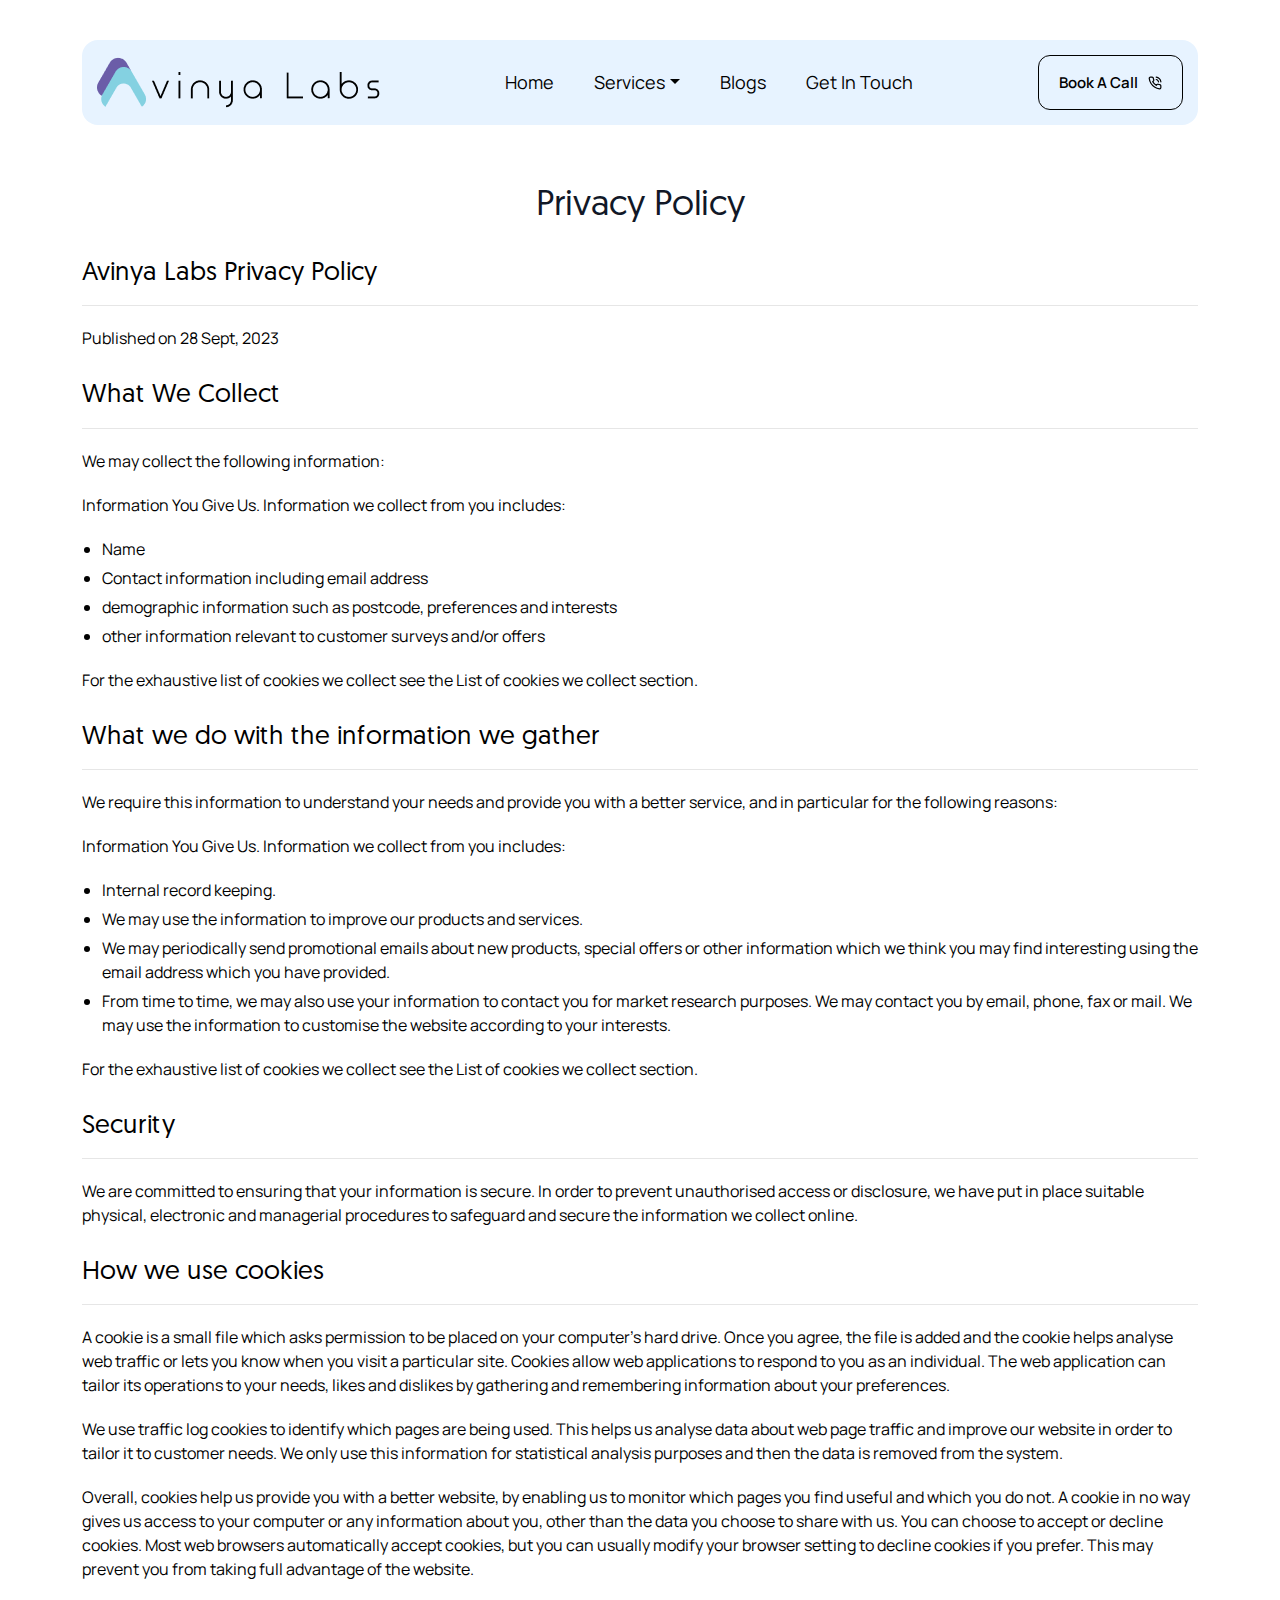
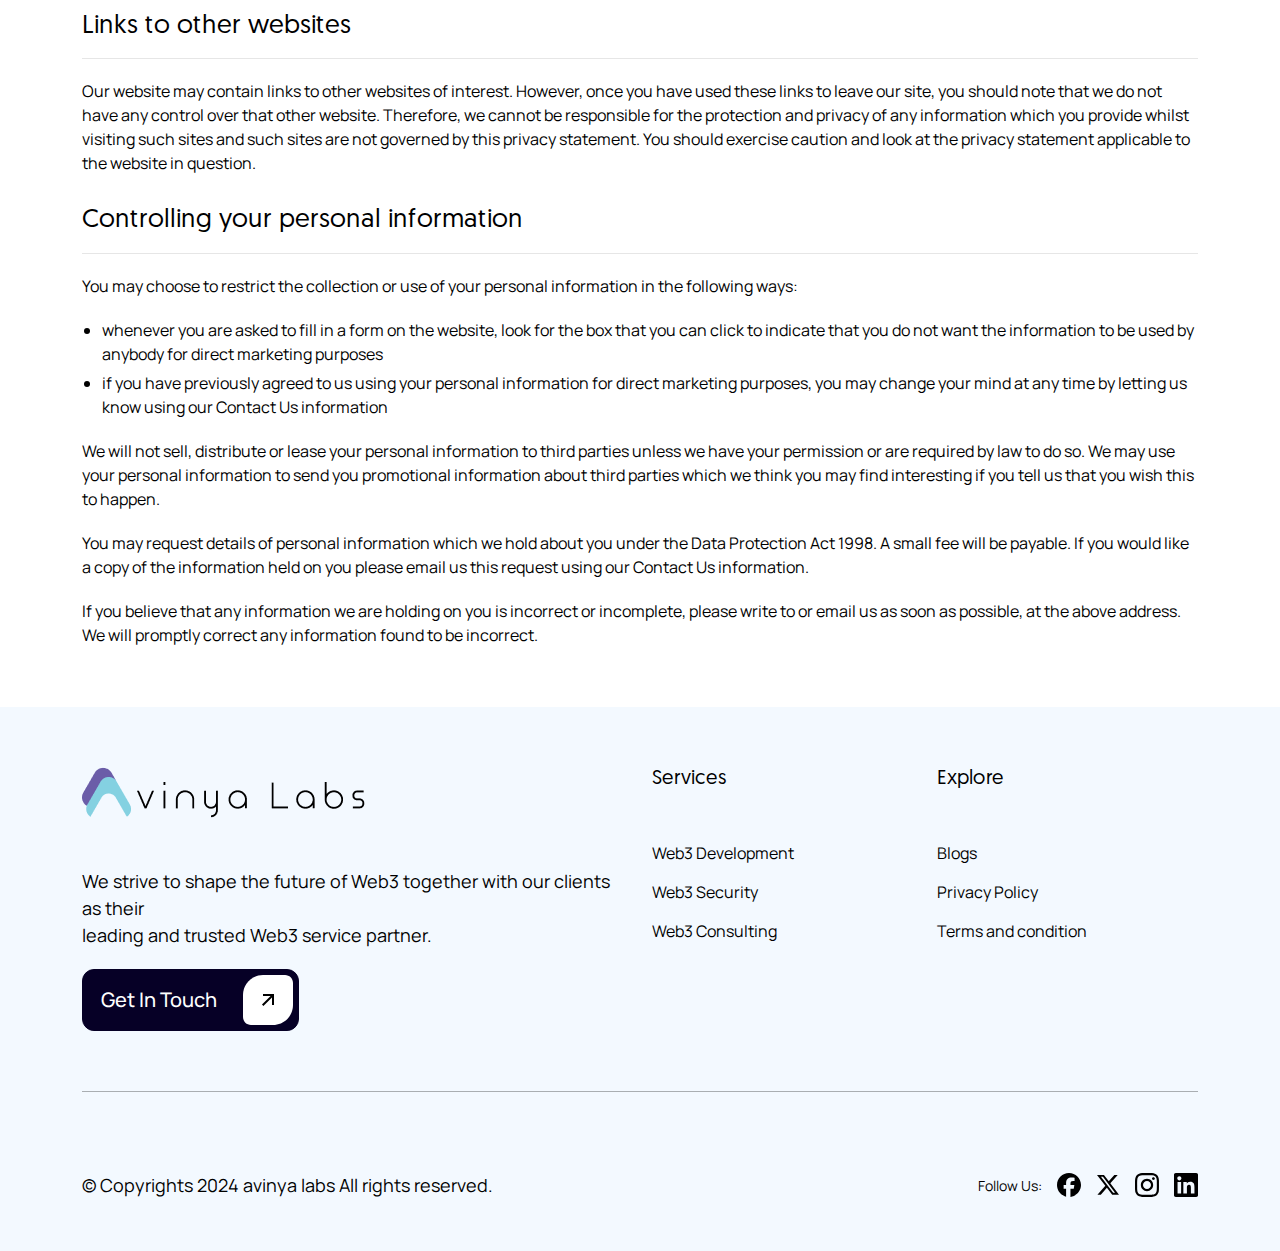
<file: privacy.html>
<!doctype html>
<html lang="en">
   <head>
      <!-- Required meta tags -->
      <meta charset="utf-8">
      <meta name="viewport" content="width=device-width, initial-scale=1">
      <link rel="icon" type="image/x-icon" href="assets/images/favicon.ico">
      <!-- Bootstrap CSS -->
      <link href="assets/css/bootstrap.min.css" rel="stylesheet">
      <link href="assets/css/style.css" rel="stylesheet">
      <link href="assets/css/responsive.css" rel="stylesheet">
      <link href="assets/css/owl.carousel.min.css" rel="stylesheet">
      <link href="assets/css/widget.css" rel="stylesheet">
      <link href="assets/fontawesome/css/all.min.css" rel="stylesheet">
      <link href="https://fonts.googleapis.com/css2?family=Manrope:wght@200..800&display=swap" rel="stylesheet">
      <title>Avinya Lab</title>
   </head>
   <body>
      <header class="position-static mt-40">
         <div class="container">
            <div class="row">
               <div class="col-12">
                  <div class="header-main d-flex justify-content-between align-items-center">
                     <div class="logo">
                        <a href="index.html">
                           <img src="assets/images/logo.png" alt="">
                        </a>
                     </div>
                     <div class="header-menu">
                        <nav class="navbar navbar-expand-lg">
                           <div class="r-header d-flex justify-content-between align-items-center">
                              <a href="index.html"><img src="assets/images/logo.png" alt=""></a>
                              <div class="r-close">
                                 <svg xmlns="http://www.w3.org/2000/svg" width="25" height="25" viewBox="0 0 24 24" fill="none" stroke="currentColor" stroke-width="2" stroke-linecap="round" stroke-linejoin="round" class="lucide lucide-x"><path d="M18 6 6 18"></path><path d="m6 6 12 12"></path></svg>
                              </div>
                           </div>
                           <div class="collapse navbar-collapse" id="navbarSupportedContent">
                              <ul class="navbar-nav mr-auto">
                                 <li class="nav-item">
                                    <a class="nav-link" href="index.html">Home</a>
                                 </li>
                                 <li class="nav-item dropdown">
                                  <a class="nav-link dropdown-toggle" href="#" id="navbarDropdown" role="button" data-bs-toggle="dropdown" aria-expanded="false">Services</a>
                                  <ul class="dropdown-menu" aria-labelledby="navbarDropdown">
                                     <li><a class="dropdown-item" href="web3-development.html">Web3 Development</a></li>
                                     <li><a class="dropdown-item" href="web3-security.html">Web3 Security</a></li>
                                     <li><a class="dropdown-item" href="web3-consulting.html">Web3 Consulting</a></li>
                                  </ul>
                                </li>
                                 <li class="nav-item">
                                    <a class="nav-link" href="blog.html">Blogs</a>
                                 </li>
                                 <li class="nav-item">
                                    <a class="nav-link" href="javascript:void(0);" data-bs-toggle="modal" data-bs-target="#get-in-touch">Get In Touch</a>
                                 </li>
                              </ul>
                           </div>
                           <div class="responsive-btn">
                              <a href="javascript:void(0);" onclick="showCalendly();" class="btn btn-primary w-100">
                              Book A Call<img src="assets/images/icon/phone.svg" alt=""></a>
                           </div>
                        </nav>
                     </div>
                     <div class="h-btn">
                        <div class="d-flex align-items-center gap-15">
                           <button class="navbar-toggler" type="button" data-toggle="collapse" data-target="#navbarSupportedContent" aria-controls="navbarSupportedContent" aria-expanded="false" aria-label="Toggle navigation"><svg xmlns="http://www.w3.org/2000/svg" width="24" height="24" viewBox="0 0 24 24" fill="none" stroke="currentColor" stroke-width="1.5" stroke-linecap="round" stroke-linejoin="round" class="icon icon-tabler icons-tabler-outline icon-tabler-menu-deep"><path stroke="none" d="M0 0h24v24H0z" fill="none"/><path d="M4 6h16" /><path d="M7 12h13" /><path d="M10 18h10" /></svg></button>
                           <a href="javascript:void(0);" onclick="showCalendly();" class="btn btn-primary">Book A Call<img src="assets/images/icon/phone.svg" alt=""></a>
                        </div>
                     </div>
                  </div>
               </div>
            </div>
         </div>
      </header>
      <section class="legel-terms page-paddings">
         <div class="container">
            <div class="row">
               <div class="col-12">
                  <div class="page-title text-center">
                     <h1>Privacy Policy</h1>
                  </div>
               </div>
            </div>
            <div class="row">
               <div class="col-12">
                  <div class="terms-main">
                     <div class="terms-text mt-30">
                        <h3>Avinya Labs Privacy Policy</h3>
                        <p>Published on 28 Sept, 2023</p>
                     </div>
                     <div class="terms-text mt-30">
                        <h3>What We Collect</h3>
                        <p>We may collect the following information:</p>
                        <p>Information You Give Us. Information we collect from you includes:</p>
                        <ul>
                           <li>Name</li>
                           <li>Contact information including email address</li>
                           <li>demographic information such as postcode, preferences and interests</li>
                           <li>other information relevant to customer surveys and/or offers</li>
                        </ul>
                        <p>For the exhaustive list of cookies we collect see the List of cookies we collect section.</p>
                     </div>
                     <div class="terms-text mt-30">
                        <h3>What we do with the information we gather</h3>
                        <p>We require this information to understand your needs and provide you with a better service, and in particular for the following reasons:</p>
                        <p>Information You Give Us. Information we collect from you includes:</p>
                        <ul>
                           <li>Internal record keeping.</li>
                           <li>We may use the information to improve our products and services.</li>
                           <li>We may periodically send promotional emails about new products, special offers or other information which we think you may find interesting using the email address which you have provided.</li>
                           <li>From time to time, we may also use your information to contact you for market research purposes. We may contact you by email, phone, fax or mail. We may use the information to customise the website according to your interests.</li>
                        </ul>
                        <p>For the exhaustive list of cookies we collect see the List of cookies we collect section.</p>
                     </div>
                     <div class="terms-text mt-30">
                        <h3>Security</h3>
                        <p>We are committed to ensuring that your information is secure. In order to prevent unauthorised access or disclosure, we have put in place suitable physical, electronic and managerial procedures to safeguard and secure the information we collect online.</p>
                     </div>
                     <div class="terms-text mt-30">
                        <h3>How we use cookies</h3>
                        <p>A cookie is a small file which asks permission to be placed on your computer’s hard drive. Once you agree, the file is added and the cookie helps analyse web traffic or lets you know when you visit a particular site. Cookies allow web applications to respond to you as an individual. The web application can tailor its operations to your needs, likes and dislikes by gathering and remembering information about your preferences.</p>
                        <p>We use traffic log cookies to identify which pages are being used. This helps us analyse data about web page traffic and improve our website in order to tailor it to customer needs. We only use this information for statistical analysis purposes and then the data is removed from the system.</p>
                        <p>Overall, cookies help us provide you with a better website, by enabling us to monitor which pages you find useful and which you do not. A cookie in no way gives us access to your computer or any information about you, other than the data you choose to share with us. You can choose to accept or decline cookies. Most web browsers automatically accept cookies, but you can usually modify your browser setting to decline cookies if you prefer. This may prevent you from taking full advantage of the website.</p>
                     </div>
                     <div class="terms-text mt-30">
                        <h3>Links to other websites</h3>
                        <p>Our website may contain links to other websites of interest. However, once you have used these links to leave our site, you should note that we do not have any control over that other website. Therefore, we cannot be responsible for the protection and privacy of any information which you provide whilst visiting such sites and such sites are not governed by this privacy statement. You should exercise caution and look at the privacy statement applicable to the website in question.</p>
                     </div>
                     <div class="terms-text mt-30">
                        <h3>Controlling your personal information</h3>
                        <p>You may choose to restrict the collection or use of your personal information in the following ways:</p>
                        <ul>
                           <li>whenever you are asked to fill in a form on the website, look for the box that you can click to indicate that you do not want the information to be used by anybody for direct marketing purposes</li>
                           <li>if you have previously agreed to us using your personal information for direct marketing purposes, you may change your mind at any time by letting us know using our Contact Us information</li>
                        </ul>
                        <p>We will not sell, distribute or lease your personal information to third parties unless we have your permission or are required by law to do so. We may use your personal information to send you promotional information about third parties which we think you may find interesting if you tell us that you wish this to happen.</p>
                        <p>You may request details of personal information which we hold about you under the Data Protection Act 1998. A small fee will be payable. If you would like a copy of the information held on you please email us this request using our Contact Us information.</p>
                        <p>If you believe that any information we are holding on you is incorrect or incomplete, please write to or email us as soon as possible, at the above address. We will promptly correct any information found to be incorrect.</p>
                     </div>
                  </div>
               </div>
            </div>
         </div>
      </section>
      <footer>
         <div class="container">
            <div class="footer-top page-paddings">
               <div class="row">
                  <div class="col-lg-6 col-md-4 col-12">
                     <div class="footer-left">
                        <div class="f-logo mb-50">
                           <a href="index.html">
                           <img src="assets/images/logo.png" alt="">
                           </a>
                        </div>
                        <p class="fs-18 mb-20">We strive to shape the future of Web3 together with our clients as their <br>leading and trusted Web3 service partner.</p>
                        <div class="page-btn">
                           <button class="btn btn-primary w-ico" data-bs-toggle="modal" data-bs-target="#get-in-touch">Get In Touch<img src="assets/images/icon/arrow.svg" alt=""></button>
                        </div>
                     </div>
                  </div>
                  <div class="col-lg-3 col-md-4 col-12">
                     <div class="footer-item">
                        <h2>Services</h2>
                        <ul>
                           <li><a href="web3-development.html">Web3 Development</a></li>
                           <li><a href="web3-security.html">Web3 Security</a></li>
                           <li><a href="web3-consulting.html">Web3 Consulting</a></li>
                        </ul>
                     </div>
                  </div>
                  <div class="col-lg-3 col-md-4 col-12">
                     <div class="footer-item">
                        <h2>Explore</h2>
                        <ul>
                           <li><a href="blog.html">Blogs</a></li>
                           <li><a href="privacy.html">Privacy Policy</a></li>
                           <li><a href="terms.html">Terms and condition</a></li>
                        </ul>
                     </div>
                  </div>
               </div>
            </div>
            <div class="row">
               <div class="col-12">
                  <div class="footer-copyright d-flex justify-content-between align-items-center">
                     <p class="fs-18">© Copyrights 2024 avinya labs All rights reserved.</p>
                     <div class="footer-social d-flex align-items-center">
                        <span>Follow Us:</span>
                        <div class="s-icon d-flex align-items-center">
                           <a href="https://www.facebook.com/" target="_blank">
                              <svg width="24" height="24" viewBox="0 0 24 24" fill="none" xmlns="http://www.w3.org/2000/svg">
                                 <path d="M12 0C5.37264 0 0 5.37264 0 12C0 17.6275 3.87456 22.3498 9.10128 23.6467V15.6672H6.62688V12H9.10128V10.4198C9.10128 6.33552 10.9498 4.4424 14.9597 4.4424C15.72 4.4424 17.0318 4.59168 17.5685 4.74048V8.06448C17.2853 8.03472 16.7933 8.01984 16.1822 8.01984C14.2147 8.01984 13.4544 8.76528 13.4544 10.703V12H17.3741L16.7006 15.6672H13.4544V23.9122C19.3963 23.1946 24.0005 18.1354 24.0005 12C24 5.37264 18.6274 0 12 0Z" fill="black"/>
                              </svg>
                           </a>
                           <a href="https://x.com/" target="_blank">
                              <svg width="24" height="24" viewBox="0 0 24 24" fill="none" xmlns="http://www.w3.org/2000/svg">
                                 <path d="M18.3263 1.90381H21.6998L14.3297 10.3273L23 21.7898H16.2112L10.894 14.8378L4.80995 21.7898H1.43443L9.31743 12.7799L1 1.90381H7.96111L12.7674 8.25814L18.3263 1.90381ZM17.1423 19.7706H19.0116L6.94539 3.81694H4.93946L17.1423 19.7706Z" fill="black"/>
                              </svg>
                           </a>
                           <a href="https://www.instagram.com/" target="_blank">
                              <svg width="24" height="24" viewBox="0 0 24 24" fill="none" xmlns="http://www.w3.org/2000/svg">
                                 <g clip-path="url(#clip0_604_363)">
                                    <path d="M12 2.16094C15.2063 2.16094 15.5859 2.175 16.8469 2.23125C18.0188 2.28281 18.6516 2.47969 19.0734 2.64375C19.6313 2.85938 20.0344 3.12188 20.4516 3.53906C20.8734 3.96094 21.1313 4.35938 21.3469 4.91719C21.5109 5.33906 21.7078 5.97656 21.7594 7.14375C21.8156 8.40937 21.8297 8.78906 21.8297 11.9906C21.8297 15.1969 21.8156 15.5766 21.7594 16.8375C21.7078 18.0094 21.5109 18.6422 21.3469 19.0641C21.1313 19.6219 20.8687 20.025 20.4516 20.4422C20.0297 20.8641 19.6313 21.1219 19.0734 21.3375C18.6516 21.5016 18.0141 21.6984 16.8469 21.75C15.5813 21.8062 15.2016 21.8203 12 21.8203C8.79375 21.8203 8.41406 21.8062 7.15313 21.75C5.98125 21.6984 5.34844 21.5016 4.92656 21.3375C4.36875 21.1219 3.96563 20.8594 3.54844 20.4422C3.12656 20.0203 2.86875 19.6219 2.65313 19.0641C2.48906 18.6422 2.29219 18.0047 2.24063 16.8375C2.18438 15.5719 2.17031 15.1922 2.17031 11.9906C2.17031 8.78438 2.18438 8.40469 2.24063 7.14375C2.29219 5.97187 2.48906 5.33906 2.65313 4.91719C2.86875 4.35938 3.13125 3.95625 3.54844 3.53906C3.97031 3.11719 4.36875 2.85938 4.92656 2.64375C5.34844 2.47969 5.98594 2.28281 7.15313 2.23125C8.41406 2.175 8.79375 2.16094 12 2.16094ZM12 0C8.74219 0 8.33438 0.0140625 7.05469 0.0703125C5.77969 0.126563 4.90313 0.332812 4.14375 0.628125C3.35156 0.9375 2.68125 1.34531 2.01563 2.01562C1.34531 2.68125 0.9375 3.35156 0.628125 4.13906C0.332812 4.90313 0.126563 5.775 0.0703125 7.05C0.0140625 8.33437 0 8.74219 0 12C0 15.2578 0.0140625 15.6656 0.0703125 16.9453C0.126563 18.2203 0.332812 19.0969 0.628125 19.8563C0.9375 20.6484 1.34531 21.3188 2.01563 21.9844C2.68125 22.65 3.35156 23.0625 4.13906 23.3672C4.90313 23.6625 5.775 23.8687 7.05 23.925C8.32969 23.9812 8.7375 23.9953 11.9953 23.9953C15.2531 23.9953 15.6609 23.9812 16.9406 23.925C18.2156 23.8687 19.0922 23.6625 19.8516 23.3672C20.6391 23.0625 21.3094 22.65 21.975 21.9844C22.6406 21.3188 23.0531 20.6484 23.3578 19.8609C23.6531 19.0969 23.8594 18.225 23.9156 16.95C23.9719 15.6703 23.9859 15.2625 23.9859 12.0047C23.9859 8.74688 23.9719 8.33906 23.9156 7.05938C23.8594 5.78438 23.6531 4.90781 23.3578 4.14844C23.0625 3.35156 22.6547 2.68125 21.9844 2.01562C21.3188 1.35 20.6484 0.9375 19.8609 0.632812C19.0969 0.3375 18.225 0.13125 16.95 0.075C15.6656 0.0140625 15.2578 0 12 0Z" fill="black"/>
                                    <path d="M12 5.83594C8.59688 5.83594 5.83594 8.59688 5.83594 12C5.83594 15.4031 8.59688 18.1641 12 18.1641C15.4031 18.1641 18.1641 15.4031 18.1641 12C18.1641 8.59688 15.4031 5.83594 12 5.83594ZM12 15.9984C9.79219 15.9984 8.00156 14.2078 8.00156 12C8.00156 9.79219 9.79219 8.00156 12 8.00156C14.2078 8.00156 15.9984 9.79219 15.9984 12C15.9984 14.2078 14.2078 15.9984 12 15.9984Z" fill="black"/>
                                    <path d="M19.8469 5.59238C19.8469 6.38926 19.2 7.03145 18.4078 7.03145C17.6109 7.03145 16.9688 6.38457 16.9688 5.59238C16.9688 4.79551 17.6156 4.15332 18.4078 4.15332C19.2 4.15332 19.8469 4.8002 19.8469 5.59238Z" fill="black"/>
                                 </g>
                                 <defs>
                                    <clipPath id="clip0_604_363">
                                       <rect width="24" height="24" fill="white"/>
                                    </clipPath>
                                 </defs>
                              </svg>
                           </a>
                           <a href="https://www.linkedin.com/" target="_blank">
                              <svg width="24" height="24" viewBox="0 0 24 24" fill="none" xmlns="http://www.w3.org/2000/svg">
                                 <g clip-path="url(#clip0_604_364)">
                                    <path d="M22.2234 0H1.77187C0.792187 0 0 0.773438 0 1.72969V22.2656C0 23.2219 0.792187 24 1.77187 24H22.2234C23.2031 24 24 23.2219 24 22.2703V1.72969C24 0.773438 23.2031 0 22.2234 0ZM7.12031 20.4516H3.55781V8.99531H7.12031V20.4516ZM5.33906 7.43438C4.19531 7.43438 3.27188 6.51094 3.27188 5.37187C3.27188 4.23281 4.19531 3.30937 5.33906 3.30937C6.47813 3.30937 7.40156 4.23281 7.40156 5.37187C7.40156 6.50625 6.47813 7.43438 5.33906 7.43438ZM20.4516 20.4516H16.8937V14.8828C16.8937 13.5562 16.8703 11.8453 15.0422 11.8453C13.1906 11.8453 12.9094 13.2937 12.9094 14.7891V20.4516H9.35625V8.99531H12.7687V10.5609H12.8156C13.2891 9.66094 14.4516 8.70938 16.1813 8.70938C19.7859 8.70938 20.4516 11.0813 20.4516 14.1656V20.4516Z" fill="black"/>
                                 </g>
                                 <defs>
                                    <clipPath id="clip0_604_364">
                                       <rect width="24" height="24" fill="white"/>
                                    </clipPath>
                                 </defs>
                              </svg>
                           </a>
                        </div>
                     </div>
                  </div>
               </div>
            </div>
         </div>
      </footer>
      <!-- Modal -->
      <div class="modal fade" id="get-in-touch" data-bs-backdrop="static" data-bs-keyboard="false" tabindex="-1" aria-labelledby="staticBackdropLabel" aria-hidden="true">
        <div class="modal-dialog modal-dialog-centered">
          <div class="modal-content">
            <div class="modal-header">
              <h5 class="modal-title" id="exampleModalLabel">Get In Touch</h5>
              <button type="button" class="btn-close" data-bs-dismiss="modal" aria-label="Close"></button>
            </div>
            <div class="modal-body">
              <div class="custom-popup">
                 <div class="contact-form">
                    <form>
                       <div class="form-group mb-15">
                           <label>Name</label>
                          <input class="form-control" type="" name="">
                       </div>
                       <div class="form-group mb-15">
                           <label>Email</label>
                          <input class="form-control" type="" name="">
                       </div>
                       <div class="form-group mb-15">
                           <label>Phone Number</label>
                          <input class="form-control" type="" name="">
                       </div>
                       <div class="form-group mb-15">
                           <label>Message</label>
                          <textarea class="form-control" rows="3"></textarea>
                       </div>
                       <div class="g-recaptcha mb-15" data-sitekey="6Lel4Z4UAAAAAOa8LO1Q9mqKRUiMYl_00o5mXJrR"></div>
                       <div class="page-btn">
                          <button class="btn btn-primary">Submit</button>
                       </div>
                    </form>
                 </div>
              </div>
            </div>
          </div>
        </div>
      </div>
      <script src="assets/js/jquery.min.js"></script>
      <script src="assets/js/bootstrap.bundle.min.js"></script>
      <script src="assets/js/owl.carousel.min.js"></script>
      <script src="assets/js/widget.js" type="text/javascript"></script>
      <script src="https://www.google.com/recaptcha/api.js" async defer></script>
      <script src="assets/js/custom.js"></script>
   </body>
</html>
</file>
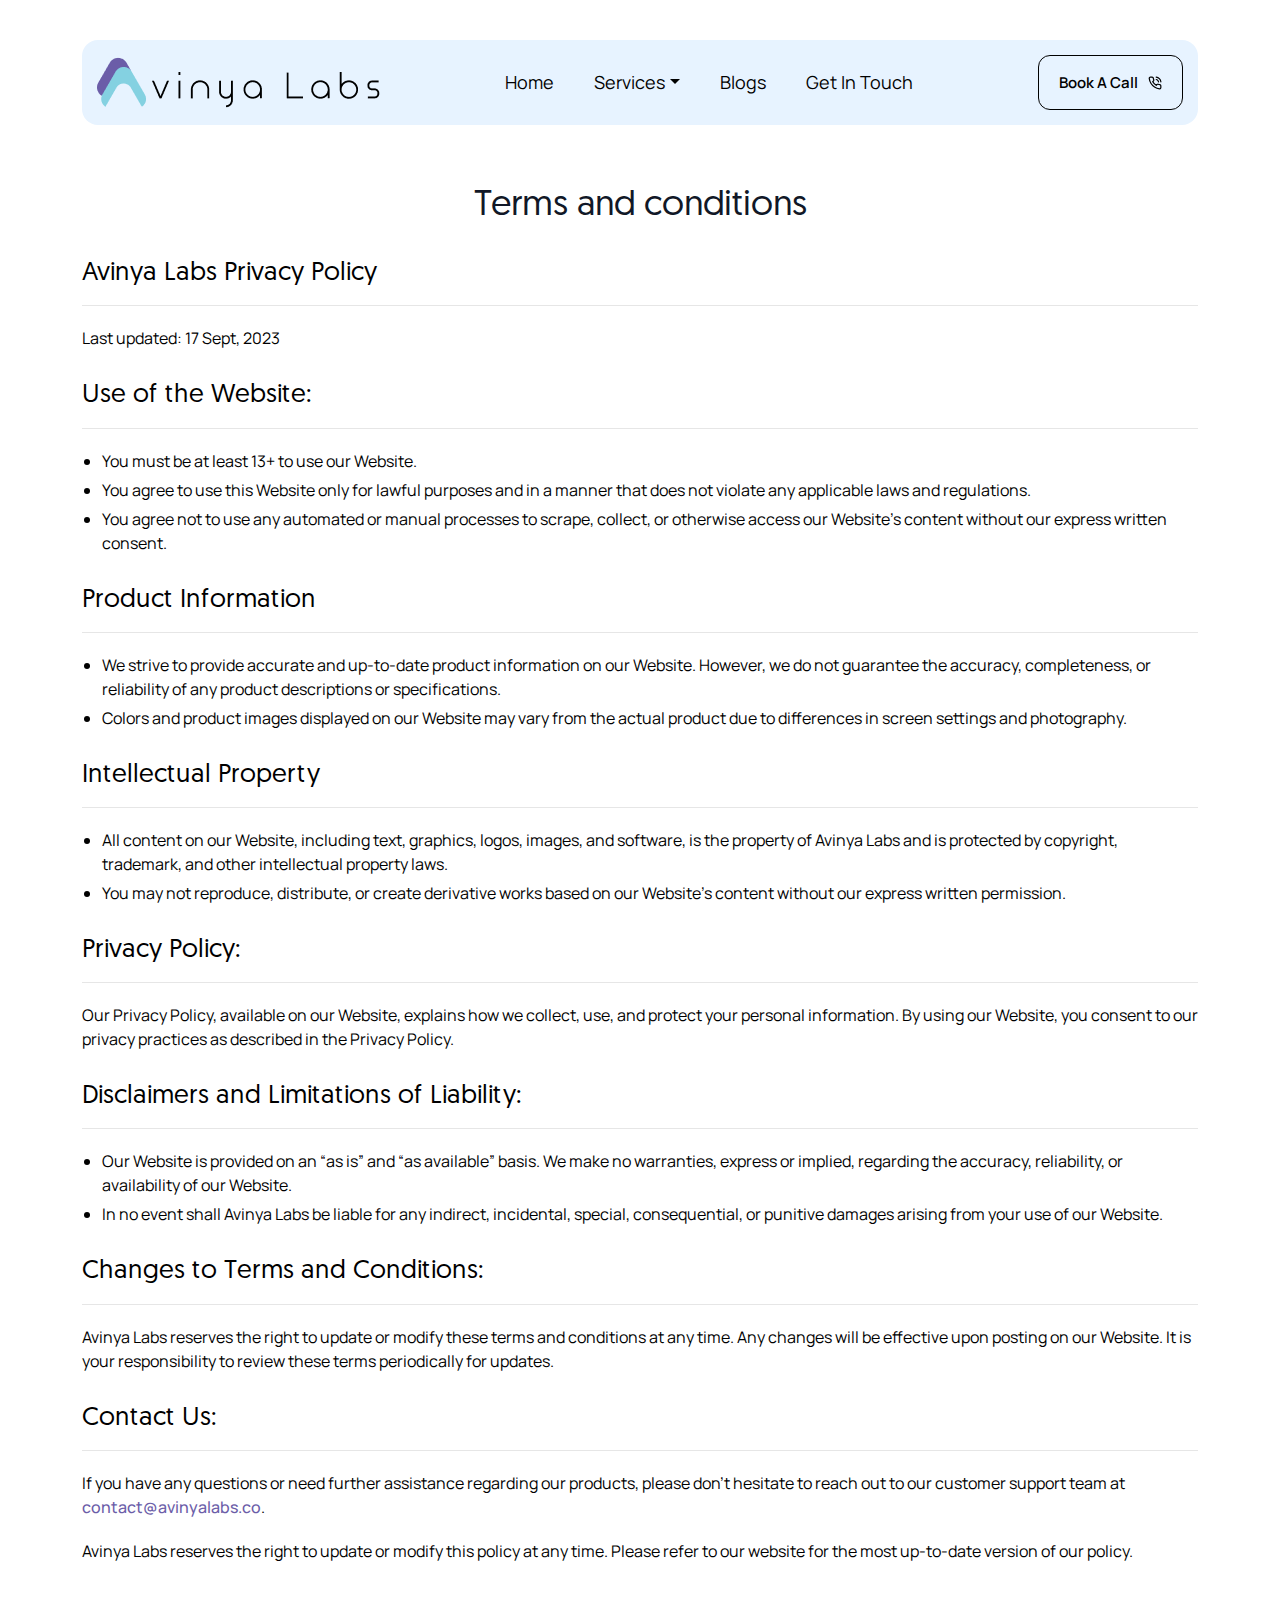
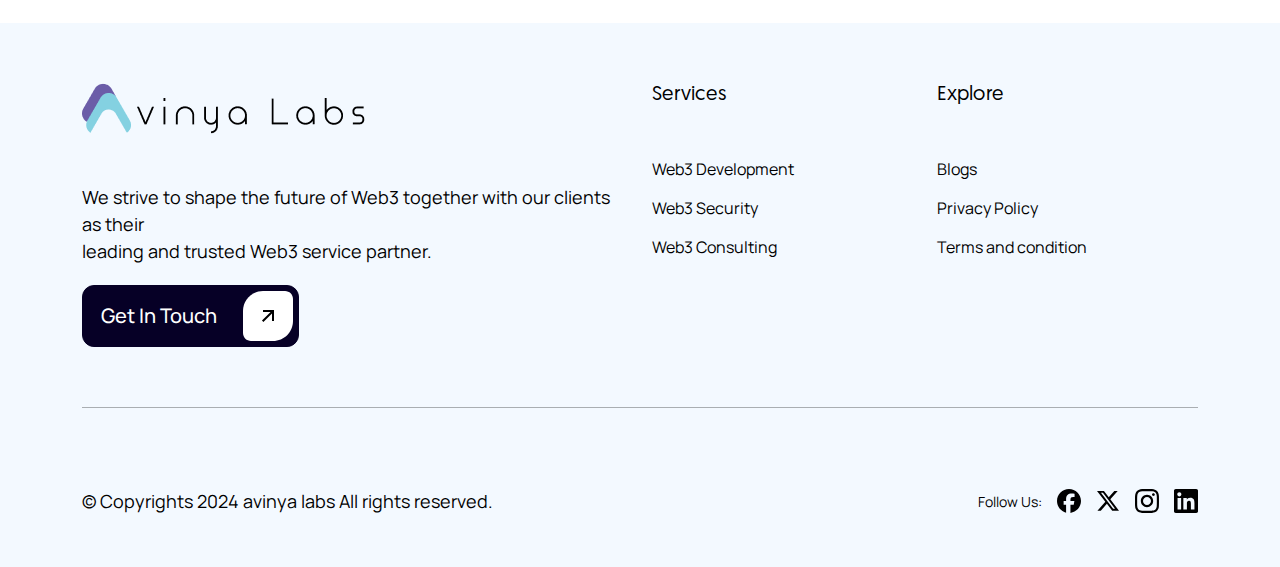
<file: terms.html>
<!doctype html>
<html lang="en">
   <head>
      <!-- Required meta tags -->
      <meta charset="utf-8">
      <meta name="viewport" content="width=device-width, initial-scale=1">
      <link rel="icon" type="image/x-icon" href="assets/images/favicon.ico">
      <!-- Bootstrap CSS -->
      <link href="assets/css/bootstrap.min.css" rel="stylesheet">
      <link href="assets/css/style.css" rel="stylesheet">
      <link href="assets/css/responsive.css" rel="stylesheet">
      <link href="assets/css/owl.carousel.min.css" rel="stylesheet">
      <link href="assets/css/widget.css" rel="stylesheet">
      <link href="assets/fontawesome/css/all.min.css" rel="stylesheet">
      <link href="https://fonts.googleapis.com/css2?family=Manrope:wght@200..800&display=swap" rel="stylesheet">
      <title>Avinya Lab</title>
   </head>
   <body>
      <header class="position-static mt-40">
         <div class="container">
            <div class="row">
               <div class="col-12">
                  <div class="header-main d-flex justify-content-between align-items-center">
                     <div class="logo">
                        <a href="index.html">
                           <img src="assets/images/logo.png" alt="">
                        </a>
                     </div>
                     <div class="header-menu">
                        <nav class="navbar navbar-expand-lg">
                           <div class="r-header d-flex justify-content-between align-items-center">
                              <a href="index.html"><img src="assets/images/logo.png" alt=""></a>
                              <div class="r-close">
                                 <svg xmlns="http://www.w3.org/2000/svg" width="25" height="25" viewBox="0 0 24 24" fill="none" stroke="currentColor" stroke-width="2" stroke-linecap="round" stroke-linejoin="round" class="lucide lucide-x"><path d="M18 6 6 18"></path><path d="m6 6 12 12"></path></svg>
                              </div>
                           </div>
                           <div class="collapse navbar-collapse" id="navbarSupportedContent">
                              <ul class="navbar-nav mr-auto">
                                 <li class="nav-item">
                                    <a class="nav-link" href="index.html">Home</a>
                                 </li>
                                 <li class="nav-item dropdown">
                                  <a class="nav-link dropdown-toggle" href="#" id="navbarDropdown" role="button" data-bs-toggle="dropdown" aria-expanded="false">Services</a>
                                  <ul class="dropdown-menu" aria-labelledby="navbarDropdown">
                                     <li><a class="dropdown-item" href="web3-development.html">Web3 Development</a></li>
                                     <li><a class="dropdown-item" href="web3-security.html">Web3 Security</a></li>
                                     <li><a class="dropdown-item" href="web3-consulting.html">Web3 Consulting</a></li>
                                  </ul>
                                </li>
                                 <li class="nav-item">
                                    <a class="nav-link" href="blog.html">Blogs</a>
                                 </li>
                                 <li class="nav-item">
                                    <a class="nav-link" href="javascript:void(0);" data-bs-toggle="modal" data-bs-target="#get-in-touch">Get In Touch</a>
                                 </li>
                              </ul>
                           </div>
                           <div class="responsive-btn">
                              <a href="javascript:void(0);" onclick="showCalendly();" class="btn btn-primary w-100">
                              Book A Call<img src="assets/images/icon/phone.svg" alt=""></a>
                           </div>
                        </nav>
                     </div>
                     <div class="h-btn">
                        <div class="d-flex align-items-center gap-15">
                           <button class="navbar-toggler" type="button" data-toggle="collapse" data-target="#navbarSupportedContent" aria-controls="navbarSupportedContent" aria-expanded="false" aria-label="Toggle navigation"><svg xmlns="http://www.w3.org/2000/svg" width="24" height="24" viewBox="0 0 24 24" fill="none" stroke="currentColor" stroke-width="1.5" stroke-linecap="round" stroke-linejoin="round" class="icon icon-tabler icons-tabler-outline icon-tabler-menu-deep"><path stroke="none" d="M0 0h24v24H0z" fill="none"/><path d="M4 6h16" /><path d="M7 12h13" /><path d="M10 18h10" /></svg></button>
                           <a href="javascript:void(0);" onclick="showCalendly();" class="btn btn-primary">Book A Call<img src="assets/images/icon/phone.svg" alt=""></a>
                        </div>
                     </div>
                  </div>
               </div>
            </div>
         </div>
      </header>
      <section class="legel-terms page-paddings">
         <div class="container">
            <div class="row">
               <div class="col-12">
                  <div class="page-title text-center">
                     <h1>Terms and conditions</h1>
                  </div>
               </div>
            </div>
            <div class="row">
               <div class="col-12">
                  <div class="terms-main">
                     <div class="terms-text mt-30">
                        <h3>Avinya Labs Privacy Policy</h3>
                        <p>Last updated: 17 Sept, 2023</p>
                     </div>
                     <div class="terms-text mt-30">
                        <h3>Use of the Website:</h3>
                        <ul>
                           <li>You must be at least 13+ to use our Website.</li>
                           <li>You agree to use this Website only for lawful purposes and in a manner that does not violate any applicable laws and regulations.</li>
                           <li>You agree not to use any automated or manual processes to scrape, collect, or otherwise access our Website’s content without our express written consent.</li>
                        </ul>
                     </div>
                     <div class="terms-text mt-30">
                        <h3>Product Information</h3>
                        <ul>
                           <li>We strive to provide accurate and up-to-date product information on our Website. However, we do not guarantee the accuracy, completeness, or reliability of any product descriptions or specifications.</li>
                           <li>Colors and product images displayed on our Website may vary from the actual product due to differences in screen settings and photography.</li>
                        </ul>
                     </div>
                     <div class="terms-text mt-30">
                        <h3>Intellectual Property</h3>
                        <ul>
                           <li>All content on our Website, including text, graphics, logos, images, and software, is the property of Avinya Labs and is protected by copyright, trademark, and other intellectual property laws.</li>
                           <li>You may not reproduce, distribute, or create derivative works based on our Website’s content without our express written permission.</li>
                        </ul>
                     </div>
                     <div class="terms-text mt-30">
                        <h3>Privacy Policy:</h3>
                        <p>Our Privacy Policy, available on our Website, explains how we collect, use, and protect your personal information. By using our Website, you consent to our privacy practices as described in the Privacy Policy.</p>
                     </div>
                     <div class="terms-text mt-30">
                        <h3>Disclaimers and Limitations of Liability:</h3>
                        <ul>
                           <li>Our Website is provided on an “as is” and “as available” basis. We make no warranties, express or implied, regarding the accuracy, reliability, or availability of our Website.</li>
                           <li>In no event shall Avinya Labs be liable for any indirect, incidental, special, consequential, or punitive damages arising from your use of our Website.</li>
                        </ul>
                     </div>
                     <div class="terms-text mt-30">
                        <h3>Changes to Terms and Conditions:</h3>
                        <p>Avinya Labs reserves the right to update or modify these terms and conditions at any time. Any changes will be effective upon posting on our Website. It is your responsibility to review these terms periodically for updates.</p>
                     </div>
                     <div class="terms-text mt-30">
                        <h3>Contact Us:</h3>
                        <p>If you have any questions or need further assistance regarding our products, please don’t hesitate to reach out to our customer support team at <a href="mailto:contact@avinyalabs.co">contact@avinyalabs.co</a>.</p>
                        <p>Avinya Labs reserves the right to update or modify this policy at any time. Please refer to our website for the most up-to-date version of our policy.</p>
                     </div>
                  </div>
               </div>
            </div>
         </div>
      </section>
      <footer>
         <div class="container">
            <div class="footer-top page-paddings">
               <div class="row">
                  <div class="col-lg-6 col-md-4 col-12">
                     <div class="footer-left">
                        <div class="f-logo mb-50">
                           <a href="index.html">
                           <img src="assets/images/logo.png" alt="">
                           </a>
                        </div>
                        <p class="fs-18 mb-20">We strive to shape the future of Web3 together with our clients as their <br>leading and trusted Web3 service partner.</p>
                        <div class="page-btn">
                           <button class="btn btn-primary w-ico" data-bs-toggle="modal" data-bs-target="#get-in-touch">Get In Touch<img src="assets/images/icon/arrow.svg" alt=""></button>
                        </div>
                     </div>
                  </div>
                  <div class="col-lg-3 col-md-4 col-12">
                     <div class="footer-item">
                        <h2>Services</h2>
                        <ul>
                           <li><a href="web3-development.html">Web3 Development</a></li>
                           <li><a href="web3-security.html">Web3 Security</a></li>
                           <li><a href="web3-consulting.html">Web3 Consulting</a></li>
                        </ul>
                     </div>
                  </div>
                  <div class="col-lg-3 col-md-4 col-12">
                     <div class="footer-item">
                        <h2>Explore</h2>
                        <ul>
                           <li><a href="blog.html">Blogs</a></li>
                           <li><a href="privacy.html">Privacy Policy</a></li>
                           <li><a href="terms.html">Terms and condition</a></li>
                        </ul>
                     </div>
                  </div>
               </div>
            </div>
            <div class="row">
               <div class="col-12">
                  <div class="footer-copyright d-flex justify-content-between align-items-center">
                     <p class="fs-18">© Copyrights 2024 avinya labs All rights reserved.</p>
                     <div class="footer-social d-flex align-items-center">
                        <span>Follow Us:</span>
                        <div class="s-icon d-flex align-items-center">
                           <a href="https://www.facebook.com/" target="_blank">
                              <svg width="24" height="24" viewBox="0 0 24 24" fill="none" xmlns="http://www.w3.org/2000/svg">
                                 <path d="M12 0C5.37264 0 0 5.37264 0 12C0 17.6275 3.87456 22.3498 9.10128 23.6467V15.6672H6.62688V12H9.10128V10.4198C9.10128 6.33552 10.9498 4.4424 14.9597 4.4424C15.72 4.4424 17.0318 4.59168 17.5685 4.74048V8.06448C17.2853 8.03472 16.7933 8.01984 16.1822 8.01984C14.2147 8.01984 13.4544 8.76528 13.4544 10.703V12H17.3741L16.7006 15.6672H13.4544V23.9122C19.3963 23.1946 24.0005 18.1354 24.0005 12C24 5.37264 18.6274 0 12 0Z" fill="black"/>
                              </svg>
                           </a>
                           <a href="https://x.com/" target="_blank">
                              <svg width="24" height="24" viewBox="0 0 24 24" fill="none" xmlns="http://www.w3.org/2000/svg">
                                 <path d="M18.3263 1.90381H21.6998L14.3297 10.3273L23 21.7898H16.2112L10.894 14.8378L4.80995 21.7898H1.43443L9.31743 12.7799L1 1.90381H7.96111L12.7674 8.25814L18.3263 1.90381ZM17.1423 19.7706H19.0116L6.94539 3.81694H4.93946L17.1423 19.7706Z" fill="black"/>
                              </svg>
                           </a>
                           <a href="https://www.instagram.com/" target="_blank">
                              <svg width="24" height="24" viewBox="0 0 24 24" fill="none" xmlns="http://www.w3.org/2000/svg">
                                 <g clip-path="url(#clip0_604_363)">
                                    <path d="M12 2.16094C15.2063 2.16094 15.5859 2.175 16.8469 2.23125C18.0188 2.28281 18.6516 2.47969 19.0734 2.64375C19.6313 2.85938 20.0344 3.12188 20.4516 3.53906C20.8734 3.96094 21.1313 4.35938 21.3469 4.91719C21.5109 5.33906 21.7078 5.97656 21.7594 7.14375C21.8156 8.40937 21.8297 8.78906 21.8297 11.9906C21.8297 15.1969 21.8156 15.5766 21.7594 16.8375C21.7078 18.0094 21.5109 18.6422 21.3469 19.0641C21.1313 19.6219 20.8687 20.025 20.4516 20.4422C20.0297 20.8641 19.6313 21.1219 19.0734 21.3375C18.6516 21.5016 18.0141 21.6984 16.8469 21.75C15.5813 21.8062 15.2016 21.8203 12 21.8203C8.79375 21.8203 8.41406 21.8062 7.15313 21.75C5.98125 21.6984 5.34844 21.5016 4.92656 21.3375C4.36875 21.1219 3.96563 20.8594 3.54844 20.4422C3.12656 20.0203 2.86875 19.6219 2.65313 19.0641C2.48906 18.6422 2.29219 18.0047 2.24063 16.8375C2.18438 15.5719 2.17031 15.1922 2.17031 11.9906C2.17031 8.78438 2.18438 8.40469 2.24063 7.14375C2.29219 5.97187 2.48906 5.33906 2.65313 4.91719C2.86875 4.35938 3.13125 3.95625 3.54844 3.53906C3.97031 3.11719 4.36875 2.85938 4.92656 2.64375C5.34844 2.47969 5.98594 2.28281 7.15313 2.23125C8.41406 2.175 8.79375 2.16094 12 2.16094ZM12 0C8.74219 0 8.33438 0.0140625 7.05469 0.0703125C5.77969 0.126563 4.90313 0.332812 4.14375 0.628125C3.35156 0.9375 2.68125 1.34531 2.01563 2.01562C1.34531 2.68125 0.9375 3.35156 0.628125 4.13906C0.332812 4.90313 0.126563 5.775 0.0703125 7.05C0.0140625 8.33437 0 8.74219 0 12C0 15.2578 0.0140625 15.6656 0.0703125 16.9453C0.126563 18.2203 0.332812 19.0969 0.628125 19.8563C0.9375 20.6484 1.34531 21.3188 2.01563 21.9844C2.68125 22.65 3.35156 23.0625 4.13906 23.3672C4.90313 23.6625 5.775 23.8687 7.05 23.925C8.32969 23.9812 8.7375 23.9953 11.9953 23.9953C15.2531 23.9953 15.6609 23.9812 16.9406 23.925C18.2156 23.8687 19.0922 23.6625 19.8516 23.3672C20.6391 23.0625 21.3094 22.65 21.975 21.9844C22.6406 21.3188 23.0531 20.6484 23.3578 19.8609C23.6531 19.0969 23.8594 18.225 23.9156 16.95C23.9719 15.6703 23.9859 15.2625 23.9859 12.0047C23.9859 8.74688 23.9719 8.33906 23.9156 7.05938C23.8594 5.78438 23.6531 4.90781 23.3578 4.14844C23.0625 3.35156 22.6547 2.68125 21.9844 2.01562C21.3188 1.35 20.6484 0.9375 19.8609 0.632812C19.0969 0.3375 18.225 0.13125 16.95 0.075C15.6656 0.0140625 15.2578 0 12 0Z" fill="black"/>
                                    <path d="M12 5.83594C8.59688 5.83594 5.83594 8.59688 5.83594 12C5.83594 15.4031 8.59688 18.1641 12 18.1641C15.4031 18.1641 18.1641 15.4031 18.1641 12C18.1641 8.59688 15.4031 5.83594 12 5.83594ZM12 15.9984C9.79219 15.9984 8.00156 14.2078 8.00156 12C8.00156 9.79219 9.79219 8.00156 12 8.00156C14.2078 8.00156 15.9984 9.79219 15.9984 12C15.9984 14.2078 14.2078 15.9984 12 15.9984Z" fill="black"/>
                                    <path d="M19.8469 5.59238C19.8469 6.38926 19.2 7.03145 18.4078 7.03145C17.6109 7.03145 16.9688 6.38457 16.9688 5.59238C16.9688 4.79551 17.6156 4.15332 18.4078 4.15332C19.2 4.15332 19.8469 4.8002 19.8469 5.59238Z" fill="black"/>
                                 </g>
                                 <defs>
                                    <clipPath id="clip0_604_363">
                                       <rect width="24" height="24" fill="white"/>
                                    </clipPath>
                                 </defs>
                              </svg>
                           </a>
                           <a href="https://www.linkedin.com/" target="_blank">
                              <svg width="24" height="24" viewBox="0 0 24 24" fill="none" xmlns="http://www.w3.org/2000/svg">
                                 <g clip-path="url(#clip0_604_364)">
                                    <path d="M22.2234 0H1.77187C0.792187 0 0 0.773438 0 1.72969V22.2656C0 23.2219 0.792187 24 1.77187 24H22.2234C23.2031 24 24 23.2219 24 22.2703V1.72969C24 0.773438 23.2031 0 22.2234 0ZM7.12031 20.4516H3.55781V8.99531H7.12031V20.4516ZM5.33906 7.43438C4.19531 7.43438 3.27188 6.51094 3.27188 5.37187C3.27188 4.23281 4.19531 3.30937 5.33906 3.30937C6.47813 3.30937 7.40156 4.23281 7.40156 5.37187C7.40156 6.50625 6.47813 7.43438 5.33906 7.43438ZM20.4516 20.4516H16.8937V14.8828C16.8937 13.5562 16.8703 11.8453 15.0422 11.8453C13.1906 11.8453 12.9094 13.2937 12.9094 14.7891V20.4516H9.35625V8.99531H12.7687V10.5609H12.8156C13.2891 9.66094 14.4516 8.70938 16.1813 8.70938C19.7859 8.70938 20.4516 11.0813 20.4516 14.1656V20.4516Z" fill="black"/>
                                 </g>
                                 <defs>
                                    <clipPath id="clip0_604_364">
                                       <rect width="24" height="24" fill="white"/>
                                    </clipPath>
                                 </defs>
                              </svg>
                           </a>
                        </div>
                     </div>
                  </div>
               </div>
            </div>
         </div>
      </footer>
      <!-- Modal -->
      <div class="modal fade" id="get-in-touch" data-bs-backdrop="static" data-bs-keyboard="false" tabindex="-1" aria-labelledby="staticBackdropLabel" aria-hidden="true">
        <div class="modal-dialog modal-dialog-centered">
          <div class="modal-content">
            <div class="modal-header">
              <h5 class="modal-title" id="exampleModalLabel">Get In Touch</h5>
              <button type="button" class="btn-close" data-bs-dismiss="modal" aria-label="Close"></button>
            </div>
            <div class="modal-body">
              <div class="custom-popup">
                 <div class="contact-form">
                    <form>
                       <div class="form-group mb-15">
                           <label>Name</label>
                          <input class="form-control" type="" name="">
                       </div>
                       <div class="form-group mb-15">
                           <label>Email</label>
                          <input class="form-control" type="" name="">
                       </div>
                       <div class="form-group mb-15">
                           <label>Phone Number</label>
                          <input class="form-control" type="" name="">
                       </div>
                       <div class="form-group mb-15">
                           <label>Message</label>
                          <textarea class="form-control" rows="3"></textarea>
                       </div>
                       <div class="g-recaptcha mb-15" data-sitekey="6Lel4Z4UAAAAAOa8LO1Q9mqKRUiMYl_00o5mXJrR"></div>
                       <div class="page-btn">
                          <button class="btn btn-primary">Submit</button>
                       </div>
                    </form>
                 </div>
              </div>
            </div>
          </div>
        </div>
      </div>
      <script src="assets/js/jquery.min.js"></script>
      <script src="assets/js/bootstrap.bundle.min.js"></script>
      <script src="assets/js/owl.carousel.min.js"></script>
      <script src="assets/js/widget.js" type="text/javascript"></script>
      <script src="https://www.google.com/recaptcha/api.js" async defer></script>
      <script src="assets/js/custom.js"></script>
   </body>
</html>
</file>
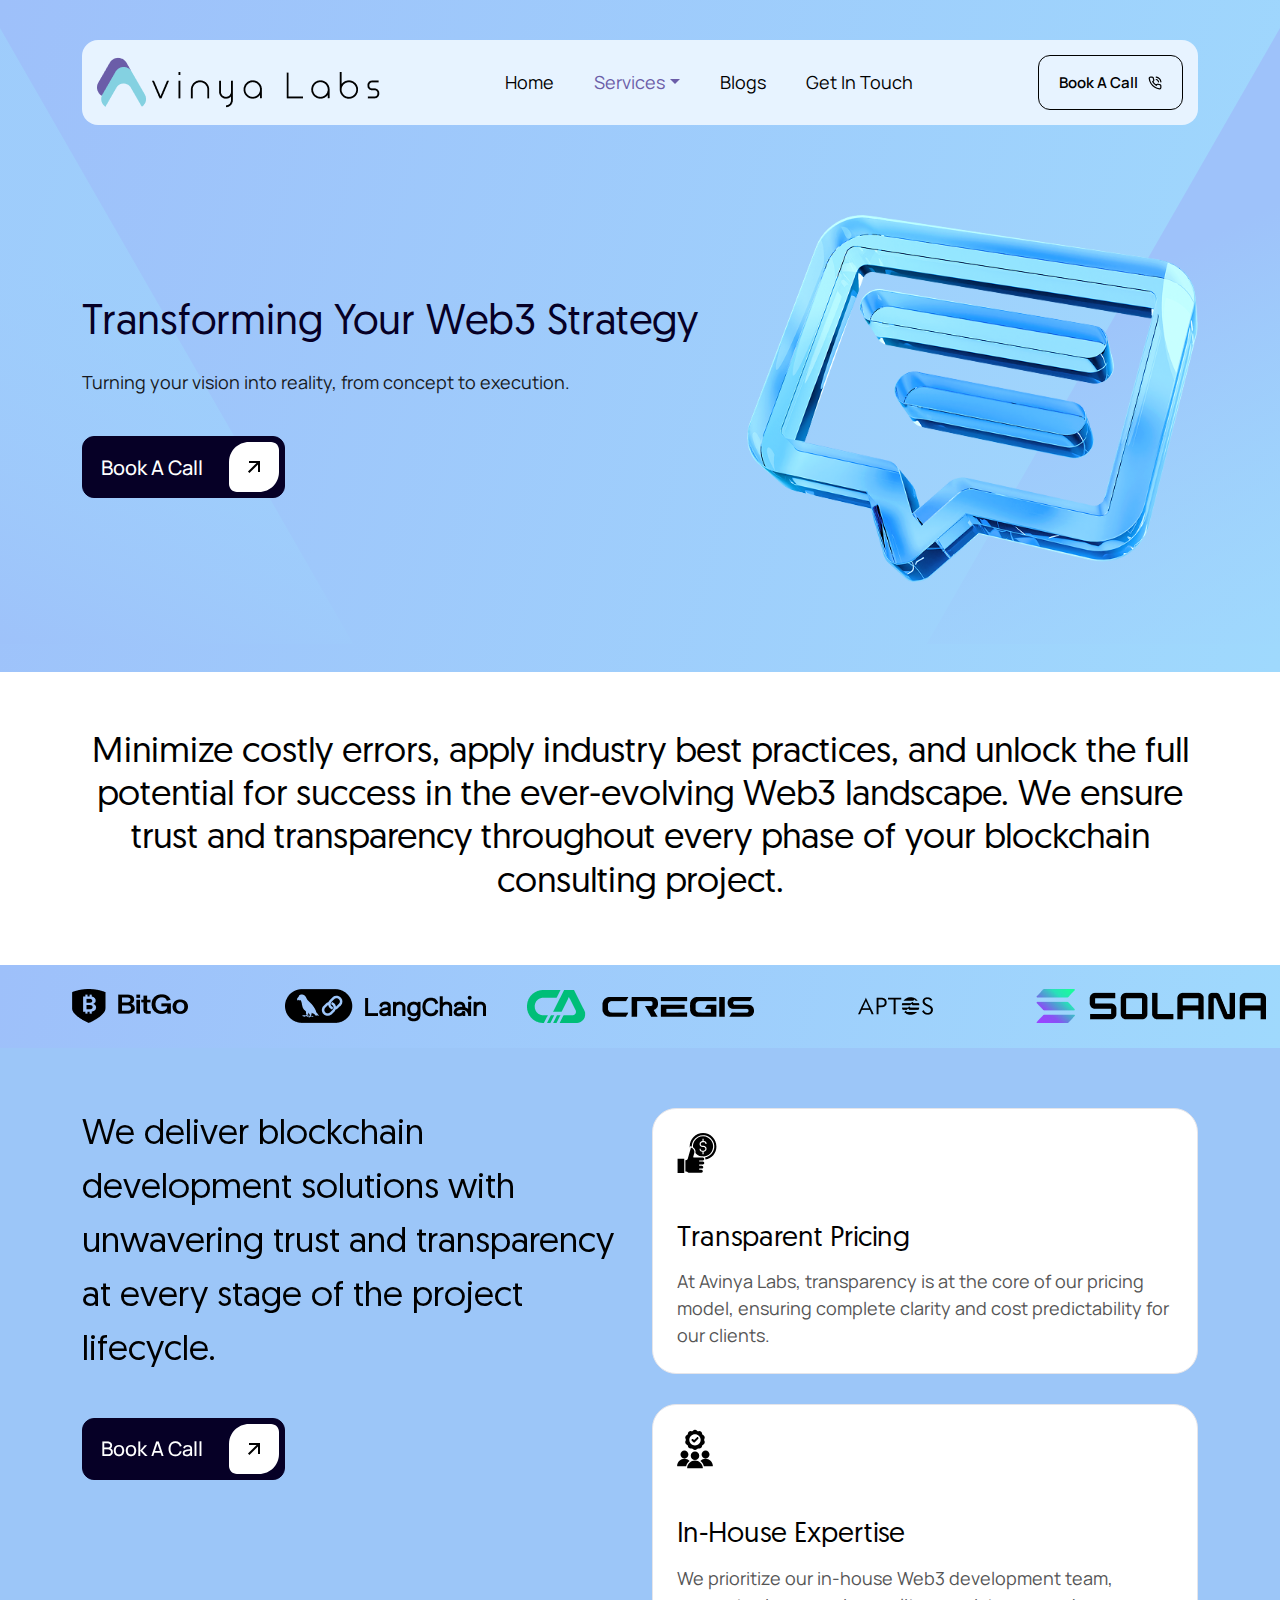
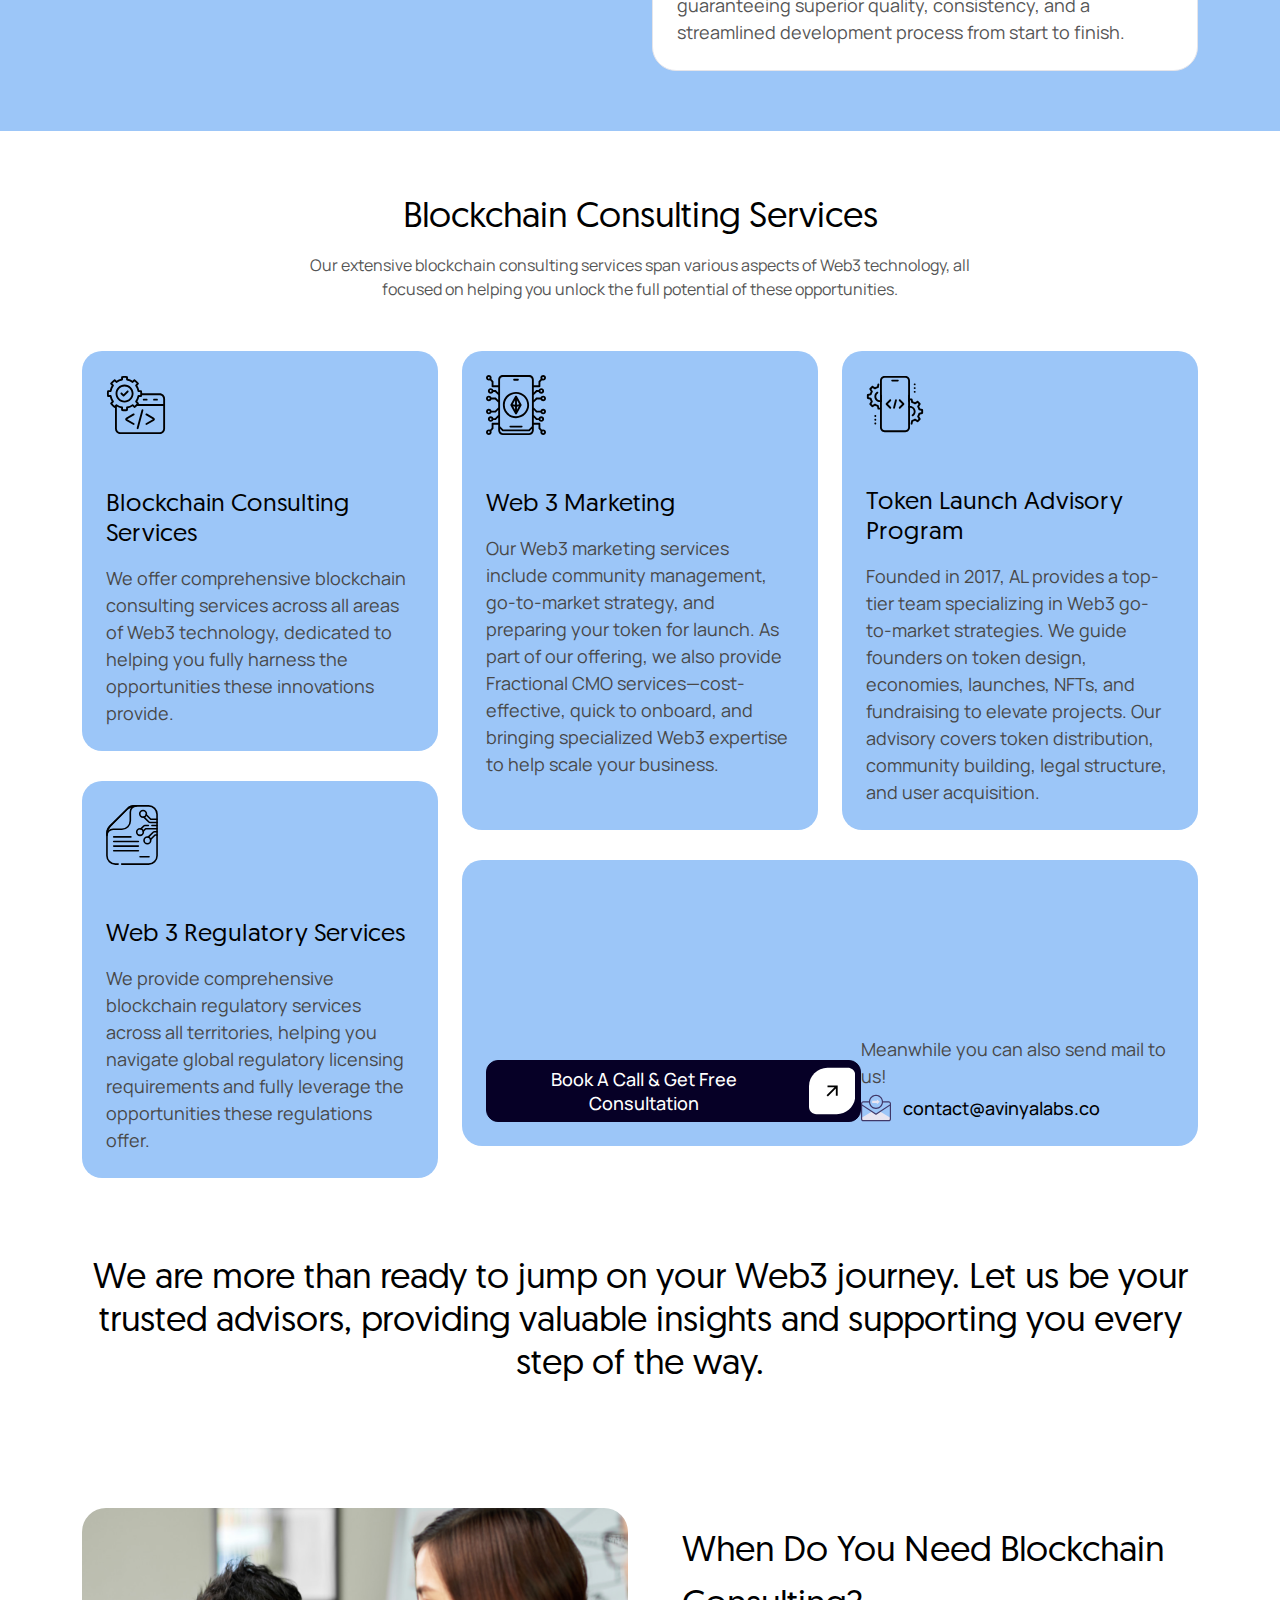
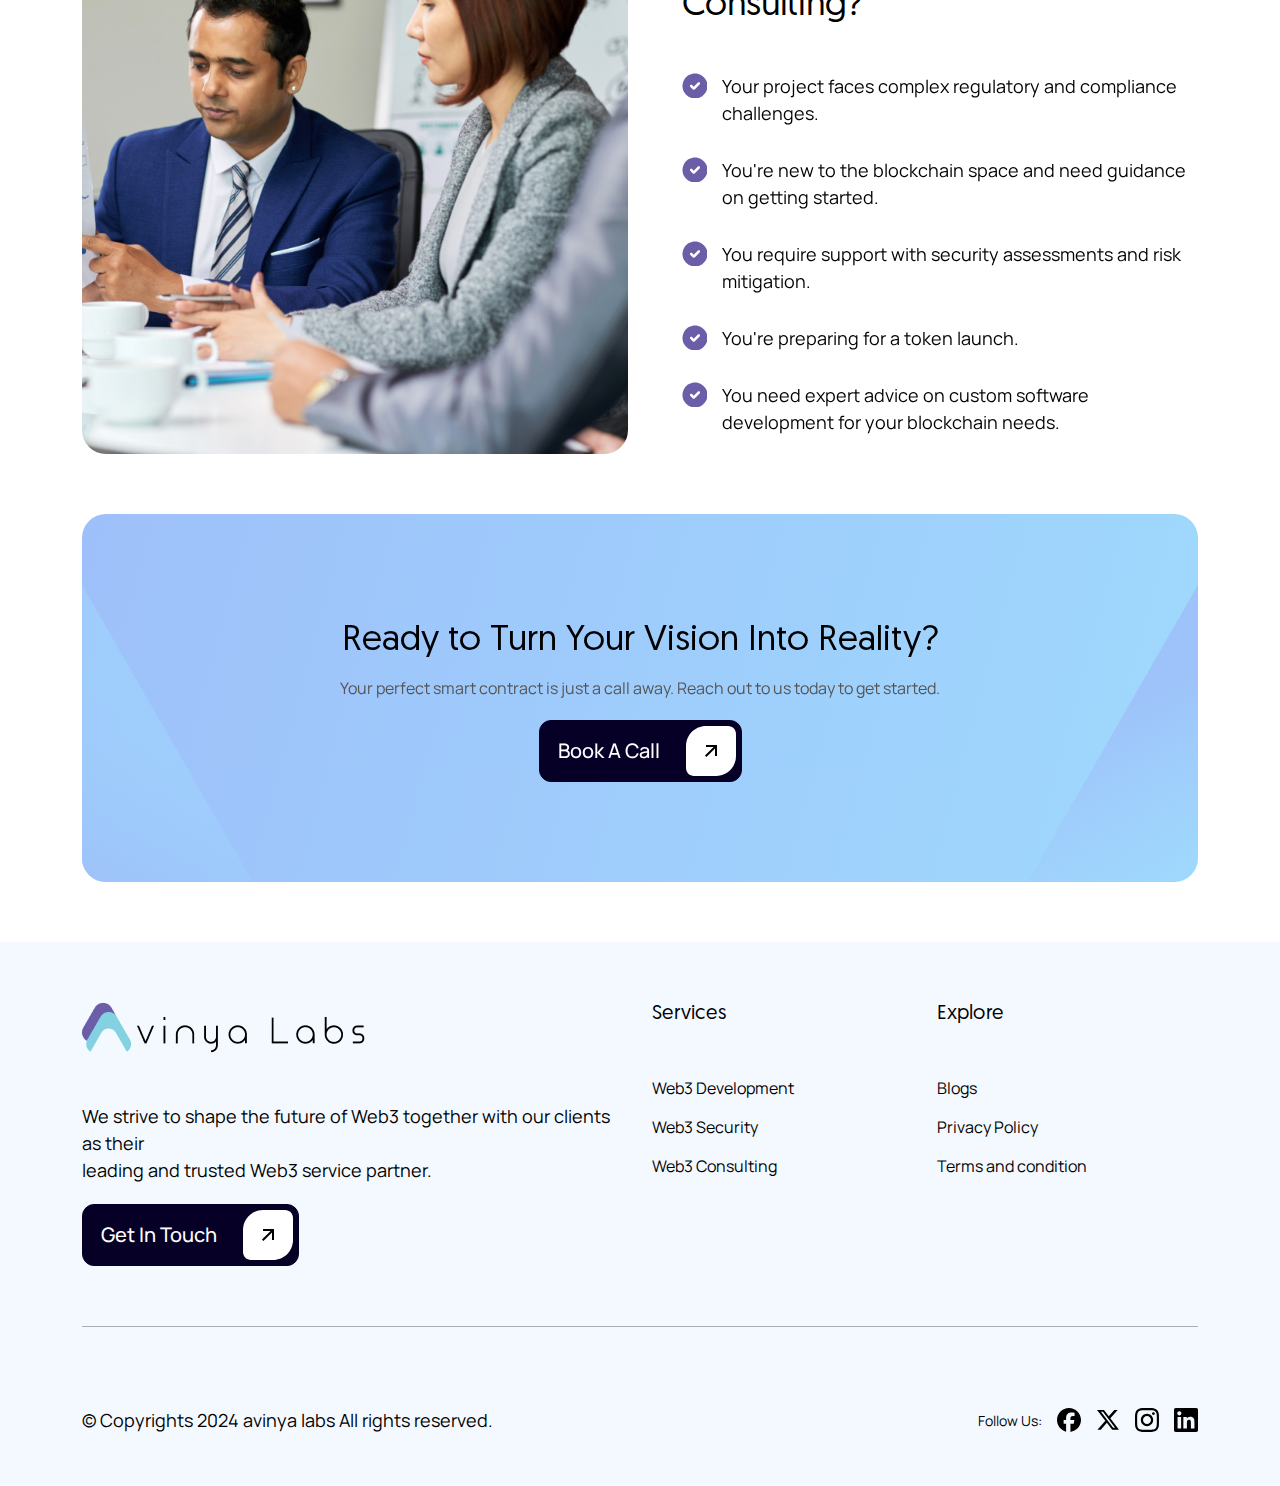
<file: web3-consulting.html>
<!doctype html>
<html lang="en">
   <head>
      <!-- Required meta tags -->
      <meta charset="utf-8">
      <meta name="viewport" content="width=device-width, initial-scale=1">
      <link rel="icon" type="image/x-icon" href="assets/images/favicon.ico">
      <!-- Bootstrap CSS -->
      <link href="assets/css/bootstrap.min.css" rel="stylesheet">
      <link href="assets/css/style.css" rel="stylesheet">
      <link href="assets/css/responsive.css" rel="stylesheet">
      <link href="assets/css/owl.carousel.min.css" rel="stylesheet">
      <link href="assets/css/widget.css" rel="stylesheet">
      <link href="assets/fontawesome/css/all.min.css" rel="stylesheet">
      <link href="https://fonts.googleapis.com/css2?family=Manrope:wght@200..800&display=swap" rel="stylesheet">
      <title>Avinya Lab</title>
   </head>
   <body>
      <header>
         <div class="container">
            <div class="row">
               <div class="col-12">
                  <div class="header-main d-flex justify-content-between align-items-center">
                     <div class="logo">
                        <a href="index.html">
                           <img src="assets/images/logo.png" alt="">
                        </a>
                     </div>
                     <div class="header-menu">
                        <nav class="navbar navbar-expand-lg">
                           <div class="r-header d-flex justify-content-between align-items-center">
                              <a href="index.html"><img src="assets/images/logo.png" alt=""></a>
                              <div class="r-close">
                                 <svg xmlns="http://www.w3.org/2000/svg" width="25" height="25" viewBox="0 0 24 24" fill="none" stroke="currentColor" stroke-width="2" stroke-linecap="round" stroke-linejoin="round" class="lucide lucide-x"><path d="M18 6 6 18"></path><path d="m6 6 12 12"></path></svg>
                              </div>
                           </div>
                           <div class="collapse navbar-collapse" id="navbarSupportedContent">
                              <ul class="navbar-nav mr-auto">
                                 <li class="nav-item">
                                    <a class="nav-link" href="index.html">Home</a>
                                 </li>
                                 <li class="nav-item dropdown">
                                  <a class="nav-link dropdown-toggle active" href="#" id="navbarDropdown" role="button" data-bs-toggle="dropdown" aria-expanded="false">Services</a>
                                  <ul class="dropdown-menu" aria-labelledby="navbarDropdown">
                                     <li><a class="dropdown-item" href="web3-development.html">Web3 Development</a></li>
                                     <li><a class="dropdown-item" href="web3-security.html">Web3 Security</a></li>
                                     <li><a class="dropdown-item active" href="web3-consulting.html">Web3 Consulting</a></li>
                                  </ul>
                                </li>
                                 <li class="nav-item">
                                    <a class="nav-link" href="blog.html">Blogs</a>
                                 </li>
                                 <li class="nav-item">
                                    <a class="nav-link" href="javascript:void(0);" data-bs-toggle="modal" data-bs-target="#get-in-touch">Get In Touch</a>
                                 </li>
                              </ul>
                           </div>
                           <div class="responsive-btn">
                              <a href="javascript:void(0);" onclick="showCalendly();" class="btn btn-primary w-100">
                              Book A Call<img src="assets/images/icon/phone.svg" alt=""></a>
                           </div>
                        </nav>
                     </div>
                     <div class="h-btn">
                        <div class="d-flex align-items-center gap-15">
                           <button class="navbar-toggler" type="button" data-toggle="collapse" data-target="#navbarSupportedContent" aria-controls="navbarSupportedContent" aria-expanded="false" aria-label="Toggle navigation"><svg xmlns="http://www.w3.org/2000/svg" width="24" height="24" viewBox="0 0 24 24" fill="none" stroke="currentColor" stroke-width="1.5" stroke-linecap="round" stroke-linejoin="round" class="icon icon-tabler icons-tabler-outline icon-tabler-menu-deep"><path stroke="none" d="M0 0h24v24H0z" fill="none"/><path d="M4 6h16" /><path d="M7 12h13" /><path d="M10 18h10" /></svg></button>
                           <a href="javascript:void(0);" onclick="showCalendly();" class="btn btn-primary">Book A Call<img src="assets/images/icon/phone.svg" alt=""></a>
                        </div>
                     </div>
                  </div>
               </div>
            </div>
         </div>
      </header>
      <section class="hero h-100 d-flex align-items-center position-relative">
         <div class="container">
            <div class="row align-items-center">
               <div class="col-lg-7 col-md-7 col-12">
                  <div class="hero-text">
                     <h1>Transforming Your Web3 Strategy</h1>
                     <p>Turning your vision into reality, from concept to execution.</p>
                     <div class="page-btn">
                        <button onclick="showCalendly();" class="btn btn-primary w-ico">
                           Book A Call
                           <img src="assets/images/icon/arrow.svg" alt="">
                        </button>
                     </div>
                  </div>
               </div>
               <div class="col-lg-5 col-md-5 col-12">
                  <div class="hero-media">
                     <img src="assets/images/web3-consulting.png" alt="">
                  </div>
               </div>
            </div>
         </div>
         <div class="h-shape">
            <svg width="1920" height="924" viewBox="0 0 1920 924" fill="none" xmlns="http://www.w3.org/2000/svg">
               <path d="M0 0L530 924H0V0Z" fill="url(#paint0_linear_658_50)"/>
               <path d="M1920 0L1390 924H1920V0Z" fill="url(#paint1_linear_658_50)"/>
               <defs>
                  <linearGradient id="paint0_linear_658_50" x1="265" y1="391" x2="9.62497e-06" y2="924" gradientUnits="userSpaceOnUse">
                     <stop stop-color="#9FD8FD" stop-opacity="0.5"/>
                     <stop offset="1" stop-color="#9EC2FA"/>
                  </linearGradient>
                  <linearGradient id="paint1_linear_658_50" x1="1655" y1="391" x2="1920" y2="924" gradientUnits="userSpaceOnUse">
                     <stop stop-color="#9EC2FA"/>
                     <stop offset="1" stop-color="#9FD8FD" stop-opacity="0.5"/>
                  </linearGradient>
               </defs>
            </svg>
         </div>
      </section>
      <section class="text-sec page-paddings">
         <div class="container">
            <div class="row">
               <div class="col-12">
                  <h2 class="text-center">Minimize costly errors, apply industry best practices, and unlock the full potential for success in the ever-evolving Web3 landscape. We ensure trust and transparency throughout every phase of your blockchain consulting project.</h2>
               </div>
            </div>
         </div>
      </section>
      <section class="partner p-bg">
         <div class="container-fluid">
            <div class="row">
               <div class="col-12">
                  <div class="partner-slide d-flex justify-content-between align-items-center">
                     <div class="p-item text-center">
                        <img src="assets/images/partner/1.png" alt="">
                     </div>
                     <div class="p-item text-center">
                        <img src="assets/images/partner/2.png" alt="">
                     </div>
                     <div class="p-item text-center">
                        <img src="assets/images/partner/3.png" alt="">
                     </div>
                     <div class="p-item text-center">
                        <img src="assets/images/partner/4.png" alt="">
                     </div>
                     <div class="p-item text-center">
                        <img src="assets/images/partner/5.png" alt="">
                     </div>
                     <div class="p-item text-center">
                        <img src="assets/images/partner/6.png" alt="">
                     </div>
                     <div class="p-item text-center">
                        <img src="assets/images/partner/7.png" alt="">
                     </div>
                     <div class="p-item text-center">
                        <img src="assets/images/partner/8.png" alt="">
                     </div>
                     <div class="p-item text-center">
                        <img src="assets/images/partner/9.png" alt="">
                     </div>
                     <div class="p-item text-center">
                        <img src="assets/images/partner/10.png" alt="">
                     </div>
                     <div class="p-item text-center">
                        <img src="assets/images/partner/11.png" alt="">
                     </div>
                     <div class="p-item text-center">
                        <img src="assets/images/partner/12.png" alt="">
                     </div>
                     <div class="p-item text-center">
                        <img src="assets/images/partner/13.png" alt="">
                     </div>
                  </div>
               </div>
            </div>
         </div>
      </section>
      <section class="development-area page-paddings dark-bg">
         <div class="container">
            <div class="row">
               <div class="col-lg-6 col-12">
                  <div class="development-left">
                     <div class="page-title mb-40">
                        <h2 class="fs-39 m-0">We deliver blockchain development solutions with unwavering trust and transparency at every stage of the project lifecycle.</h2>
                     </div>
                     <div class="page-btn">
                        <button onclick="showCalendly();" class="btn btn-primary w-ico">
                           Book A Call
                           <img src="assets/images/icon/arrow.svg" alt="">
                        </button>
                     </div>
                  </div>
               </div>
               <div class="col-lg-6 col-12">
                  <div class="development-right">
                     <div class="development-card">
                        <div class="d-icon mb-50">
                           <img src="assets/images/icon/pricing.svg" alt="">
                        </div>
                        <h3>Transparent Pricing</h3>
                        <p>At Avinya Labs, transparency is at the core of our pricing model, ensuring complete clarity and cost predictability for our clients.</p>
                     </div>
                     <div class="development-card">
                        <div class="d-icon mb-50">
                           <img src="assets/images/icon/expertise.svg" alt="">
                        </div>
                        <h3>In-House Expertise</h3>
                        <p>We prioritize our in-house Web3 development team, guaranteeing superior quality, consistency, and a streamlined development process from start to finish.</p>
                     </div>
                  </div>
               </div>
            </div>
         </div>
      </section>
      <section class="consulting-services page-paddings">
         <div class="container">
            <div class="row">
               <div class="col-12">
                  <div class="page-title mb-20 text-center">
                     <h2>Blockchain Consulting Services</h2>
                     <p>Our extensive blockchain consulting services span various aspects of Web3 technology, all focused on helping you unlock the full potential of these opportunities.</p>
                  </div>
               </div>
            </div>
            <div class="row">
               <div class="col-lg-4 col-12">
                  <div class="blue-card mt-30">
                     <div class="card-ico mb-55">
                        <img src="assets/images/blockchain-development/icon1.svg" alt="">
                     </div>
                     <h3 class="mb-15 fs-25">Blockchain Consulting Services</h3>
                     <p class="fs-18 text-gray">We offer comprehensive blockchain consulting services across all areas of Web3 technology, dedicated to helping you fully harness the opportunities these innovations provide.</p>
                  </div>
                  <div class="blue-card mt-30">
                     <div class="card-ico mb-55">
                        <img src="assets/images/blockchain-development/icon2.svg" alt="">
                     </div>
                     <h3 class="mb-15 fs-25">Web 3 Regulatory Services</h3>
                     <p class="fs-18 text-gray">We provide comprehensive blockchain regulatory services across all territories, helping you navigate global regulatory licensing requirements and fully leverage the opportunities these regulations offer.</p>
                  </div>
               </div>
               <div class="col-lg-8 col-12">
                  <div class="row">
                     <div class="col-lg-6 col-12 mt-30">
                        <div class="blue-card h-100">
                           <div class="card-ico mb-55">
                              <img src="assets/images/blockchain-development/icon3.svg" alt="">
                           </div>
                           <h3 class="mb-15 fs-25">Web 3 Marketing</h3>
                           <p class="fs-18 text-gray">Our Web3 marketing services include community management, go-to-market strategy, and preparing your token for launch. As part of our offering, we also provide Fractional CMO services—cost-effective, quick to onboard, and bringing specialized Web3 expertise to help scale your business.</p>
                        </div>
                     </div>
                     <div class="col-lg-6 col-12 mt-30">
                        <div class="blue-card h-100">
                           <div class="card-ico mb-55">
                              <img src="assets/images/blockchain-development/icon4.svg" alt="">
                           </div>
                           <h3 class="mb-15 fs-25">Token Launch Advisory Program</h3>
                           <p class="fs-18 text-gray">Founded in 2017, AL provides a top-tier team specializing in Web3 go-to-market strategies. We guide founders on token design, economies, launches, NFTs, and fundraising to elevate projects. Our advisory covers token distribution, community building, legal structure, and user acquisition. </p>
                        </div>
                     </div>
                  </div>
                  <div class="row">
                     <div class="col-12 mt-30">
                        <div class="blue-card full-card">
                           <div class="d-flex justify-content-between align-items-end">
                              <div class="page-btn">
                                 <button onclick="showCalendly();" class="btn btn-primary w-ico">
                                    Book A Call & Get Free Consultation
                                    <svg width="50" height="50" viewBox="0 0 50 50" fill="none" xmlns="http://www.w3.org/2000/svg">
                                       <path d="M0 20C0 8.9543 8.95431 0 20 0H42C46.4183 0 50 3.58172 50 8V30C50 41.0457 41.0457 50 30 50H8C3.58172 50 0 46.4183 0 42V20Z" fill="white"></path>
                                       <path d="M29.0032 22.4142L20.3966 31.0208L18.9824 29.6066L27.589 21H20.0032V19H31.0032V30H29.0032V22.4142Z" fill="black"></path>
                                    </svg>
                                 </button>
                              </div>
                              <div class="cright-sec">
                                 <p class="fs-18 text-gray mb-1">Meanwhile you can also send mail to us!</p>
                                 <div class="d-mail d-flex align-items-center gap-12">
                                    <svg width="30" height="28" viewBox="0 0 30 28" fill="none" xmlns="http://www.w3.org/2000/svg"><path d="M18.8241 7.82254L15.8824 5.46924V6.64592H11.1758V8.99922H15.8824V10.1759L18.8241 7.82254Z" fill="#E8E5F1"></path><path d="M15 20.1776L11.0046 17.5684L0.585938 23.7075V24.8842C0.585938 25.8591 1.37602 26.6492 2.3509 26.6492H27.649C28.624 26.6492 29.4141 25.859 29.4141 24.8842V23.7075L18.9954 17.5684L15 20.1776Z" fill="#E8E5F1"></path><path d="M27.6491 7.2367H22.0331C21.7342 3.6183 18.6943 0.765137 15 0.765137C11.3057 0.765137 8.26576 3.6183 7.96693 7.2367H2.3509C1.05463 7.2367 0 8.29133 0 9.58766V24.8842C0 26.1805 1.05463 27.2351 2.3509 27.2351H27.6491C28.9454 27.2351 30 26.1805 30 24.8842V9.58766C30 8.29133 28.9454 7.2367 27.6491 7.2367ZM15 1.93701C18.2454 1.93701 20.8857 4.5773 20.8857 7.82269C20.8857 11.0681 18.2454 13.7084 15 13.7084C11.7546 13.7084 9.11432 11.068 9.11432 7.82269C9.11432 4.57736 11.7546 1.93701 15 1.93701ZM2.3509 8.40857H7.96693C8.26582 12.027 11.3057 14.8802 15 14.8802C18.6943 14.8802 21.7342 12.027 22.0331 8.40857H27.6491C28.2993 8.40857 28.8281 8.9375 28.8281 9.5876V10.4471L15 19.4778L1.17188 10.4472V9.58766C1.17188 8.9375 1.70074 8.40857 2.3509 8.40857ZM27.6491 26.0632H2.3509C1.70074 26.0632 1.17188 25.5343 1.17188 24.8842V11.8468L14.6796 20.6682C14.8743 20.7953 15.1257 20.7953 15.3204 20.6682L28.8281 11.8468V24.8842C28.8281 25.5344 28.2993 26.0632 27.6491 26.0632Z" fill="#403868"></path></svg><a href="mailto:contact@avinyalabs.co">contact@avinyalabs.co</a>
                                 </div>
                              </div>
                           </div>
                        </div>
                     </div>
                  </div>
               </div>
            </div>
            <div class="row">
               <div class="col-12">
                  <div class="text-sec pt-80">
                     <h2 class="text-center">We are more than ready to jump on your Web3 journey. Let us be your trusted advisors, providing valuable insights and supporting you every step of the way.</h2>
                  </div>
               </div>
            </div>
         </div>
      </section>
      <section class="blockchain-consulting page-paddings">
         <div class="container">
            <div class="row align-items-center">
               <div class="col-lg-6 col-md-6 col-12">
                  <div class="consulting-media shine-overlay position-relative">
                     <div class="shine"></div>
                     <img src="assets/images/b-consulting.png" alt="">
                  </div>
               </div>
               <div class="col-lg-6 col-md-6 col-12">
                  <div class="consulting-text">
                     <div class="page-title mb-40">
                        <h2>When Do You Need Blockchain Consulting?</h2>
                     </div>
                     <ul>
                        <li>Your project faces complex regulatory and compliance challenges.</li>
                        <li>You're new to the blockchain space and need guidance on getting started.</li>
                        <li>You require support with security assessments and risk mitigation.</li>
                        <li>You're preparing for a token launch.</li>
                        <li>You need expert advice on custom software development for your blockchain needs.</li>
                     </ul>
                  </div>
               </div>
            </div>
         </div>
      </section>
      <section class="book-call-area page-paddings pt-0">
         <div class="container">
            <div class="row">
               <div class="col-12">
                  <div class="b-call-main text-center">
                     <div class="page-title mb-20">
                        <h2>Ready to Turn Your Vision Into Reality?</h2>
                        <p>Your perfect smart contract is just a call away. Reach out to us today to get started.</p>
                     </div>
                     <div class="page-btn">
                        <button onclick="showCalendly();" class="btn btn-primary w-ico m-auto">
                           Book A Call
                           <img src="assets/images/icon/arrow.svg" alt="">
                        </button>
                     </div>
                     <div class="b-shape">
                        <svg width="100%" height="100%" viewBox="0 0 1440 383" fill="none" xmlns="http://www.w3.org/2000/svg">
                           <path d="M0 0L220 383H0V0Z" fill="url(#paint0_linear_660_51)"/>
                           <path d="M1440 0L1220 383H1440V0Z" fill="url(#paint1_linear_660_51)"/>
                           <defs>
                              <linearGradient id="paint0_linear_660_51" x1="110" y1="162.07" x2="0.251614" y2="383.125" gradientUnits="userSpaceOnUse">
                                 <stop stop-color="#9FD8FD" stop-opacity="0.5"/>
                                 <stop offset="1" stop-color="#9EC2FA"/>
                              </linearGradient>
                              <linearGradient id="paint1_linear_660_51" x1="1330" y1="162.07" x2="1439.75" y2="383.125" gradientUnits="userSpaceOnUse">
                                 <stop stop-color="#9EC2FA"/>
                                 <stop offset="1" stop-color="#9FD8FD" stop-opacity="0.5"/>
                              </linearGradient>
                           </defs>
                        </svg>
                     </div>
                  </div>
               </div>
            </div>
         </div>
      </section>
      <footer>
         <div class="container">
            <div class="footer-top page-paddings">
               <div class="row">
                  <div class="col-lg-6 col-md-4 col-12">
                     <div class="footer-left">
                        <div class="f-logo mb-50">
                           <a href="index.html">
                           <img src="assets/images/logo.png" alt="">
                           </a>
                        </div>
                        <p class="fs-18 mb-20">We strive to shape the future of Web3 together with our clients as their <br>leading and trusted Web3 service partner.</p>
                        <div class="page-btn">
                           <button class="btn btn-primary w-ico" data-bs-toggle="modal" data-bs-target="#get-in-touch">Get In Touch<img src="assets/images/icon/arrow.svg" alt=""></button>
                        </div>
                     </div>
                  </div>
                  <div class="col-lg-3 col-md-4 col-12">
                     <div class="footer-item">
                        <h2>Services</h2>
                        <ul>
                           <li><a href="web3-development.html">Web3 Development</a></li>
                           <li><a href="web3-security.html">Web3 Security</a></li>
                           <li><a href="web3-consulting.html">Web3 Consulting</a></li>
                        </ul>
                     </div>
                  </div>
                  <div class="col-lg-3 col-md-4 col-12">
                     <div class="footer-item">
                        <h2>Explore</h2>
                        <ul>
                           <li><a href="blog.html">Blogs</a></li>
                           <li><a href="privacy.html">Privacy Policy</a></li>
                           <li><a href="terms.html">Terms and condition</a></li>
                        </ul>
                     </div>
                  </div>
               </div>
            </div>
            <div class="row">
               <div class="col-12">
                  <div class="footer-copyright d-flex justify-content-between align-items-center">
                     <p class="fs-18">© Copyrights 2024 avinya labs All rights reserved.</p>
                     <div class="footer-social d-flex align-items-center">
                        <span>Follow Us:</span>
                        <div class="s-icon d-flex align-items-center">
                           <a href="https://www.facebook.com/" target="_blank">
                              <svg width="24" height="24" viewBox="0 0 24 24" fill="none" xmlns="http://www.w3.org/2000/svg">
                                 <path d="M12 0C5.37264 0 0 5.37264 0 12C0 17.6275 3.87456 22.3498 9.10128 23.6467V15.6672H6.62688V12H9.10128V10.4198C9.10128 6.33552 10.9498 4.4424 14.9597 4.4424C15.72 4.4424 17.0318 4.59168 17.5685 4.74048V8.06448C17.2853 8.03472 16.7933 8.01984 16.1822 8.01984C14.2147 8.01984 13.4544 8.76528 13.4544 10.703V12H17.3741L16.7006 15.6672H13.4544V23.9122C19.3963 23.1946 24.0005 18.1354 24.0005 12C24 5.37264 18.6274 0 12 0Z" fill="black"/>
                              </svg>
                           </a>
                           <a href="https://x.com/" target="_blank">
                              <svg width="24" height="24" viewBox="0 0 24 24" fill="none" xmlns="http://www.w3.org/2000/svg">
                                 <path d="M18.3263 1.90381H21.6998L14.3297 10.3273L23 21.7898H16.2112L10.894 14.8378L4.80995 21.7898H1.43443L9.31743 12.7799L1 1.90381H7.96111L12.7674 8.25814L18.3263 1.90381ZM17.1423 19.7706H19.0116L6.94539 3.81694H4.93946L17.1423 19.7706Z" fill="black"/>
                              </svg>
                           </a>
                           <a href="https://www.instagram.com/" target="_blank">
                              <svg width="24" height="24" viewBox="0 0 24 24" fill="none" xmlns="http://www.w3.org/2000/svg">
                                 <g clip-path="url(#clip0_604_363)">
                                    <path d="M12 2.16094C15.2063 2.16094 15.5859 2.175 16.8469 2.23125C18.0188 2.28281 18.6516 2.47969 19.0734 2.64375C19.6313 2.85938 20.0344 3.12188 20.4516 3.53906C20.8734 3.96094 21.1313 4.35938 21.3469 4.91719C21.5109 5.33906 21.7078 5.97656 21.7594 7.14375C21.8156 8.40937 21.8297 8.78906 21.8297 11.9906C21.8297 15.1969 21.8156 15.5766 21.7594 16.8375C21.7078 18.0094 21.5109 18.6422 21.3469 19.0641C21.1313 19.6219 20.8687 20.025 20.4516 20.4422C20.0297 20.8641 19.6313 21.1219 19.0734 21.3375C18.6516 21.5016 18.0141 21.6984 16.8469 21.75C15.5813 21.8062 15.2016 21.8203 12 21.8203C8.79375 21.8203 8.41406 21.8062 7.15313 21.75C5.98125 21.6984 5.34844 21.5016 4.92656 21.3375C4.36875 21.1219 3.96563 20.8594 3.54844 20.4422C3.12656 20.0203 2.86875 19.6219 2.65313 19.0641C2.48906 18.6422 2.29219 18.0047 2.24063 16.8375C2.18438 15.5719 2.17031 15.1922 2.17031 11.9906C2.17031 8.78438 2.18438 8.40469 2.24063 7.14375C2.29219 5.97187 2.48906 5.33906 2.65313 4.91719C2.86875 4.35938 3.13125 3.95625 3.54844 3.53906C3.97031 3.11719 4.36875 2.85938 4.92656 2.64375C5.34844 2.47969 5.98594 2.28281 7.15313 2.23125C8.41406 2.175 8.79375 2.16094 12 2.16094ZM12 0C8.74219 0 8.33438 0.0140625 7.05469 0.0703125C5.77969 0.126563 4.90313 0.332812 4.14375 0.628125C3.35156 0.9375 2.68125 1.34531 2.01563 2.01562C1.34531 2.68125 0.9375 3.35156 0.628125 4.13906C0.332812 4.90313 0.126563 5.775 0.0703125 7.05C0.0140625 8.33437 0 8.74219 0 12C0 15.2578 0.0140625 15.6656 0.0703125 16.9453C0.126563 18.2203 0.332812 19.0969 0.628125 19.8563C0.9375 20.6484 1.34531 21.3188 2.01563 21.9844C2.68125 22.65 3.35156 23.0625 4.13906 23.3672C4.90313 23.6625 5.775 23.8687 7.05 23.925C8.32969 23.9812 8.7375 23.9953 11.9953 23.9953C15.2531 23.9953 15.6609 23.9812 16.9406 23.925C18.2156 23.8687 19.0922 23.6625 19.8516 23.3672C20.6391 23.0625 21.3094 22.65 21.975 21.9844C22.6406 21.3188 23.0531 20.6484 23.3578 19.8609C23.6531 19.0969 23.8594 18.225 23.9156 16.95C23.9719 15.6703 23.9859 15.2625 23.9859 12.0047C23.9859 8.74688 23.9719 8.33906 23.9156 7.05938C23.8594 5.78438 23.6531 4.90781 23.3578 4.14844C23.0625 3.35156 22.6547 2.68125 21.9844 2.01562C21.3188 1.35 20.6484 0.9375 19.8609 0.632812C19.0969 0.3375 18.225 0.13125 16.95 0.075C15.6656 0.0140625 15.2578 0 12 0Z" fill="black"/>
                                    <path d="M12 5.83594C8.59688 5.83594 5.83594 8.59688 5.83594 12C5.83594 15.4031 8.59688 18.1641 12 18.1641C15.4031 18.1641 18.1641 15.4031 18.1641 12C18.1641 8.59688 15.4031 5.83594 12 5.83594ZM12 15.9984C9.79219 15.9984 8.00156 14.2078 8.00156 12C8.00156 9.79219 9.79219 8.00156 12 8.00156C14.2078 8.00156 15.9984 9.79219 15.9984 12C15.9984 14.2078 14.2078 15.9984 12 15.9984Z" fill="black"/>
                                    <path d="M19.8469 5.59238C19.8469 6.38926 19.2 7.03145 18.4078 7.03145C17.6109 7.03145 16.9688 6.38457 16.9688 5.59238C16.9688 4.79551 17.6156 4.15332 18.4078 4.15332C19.2 4.15332 19.8469 4.8002 19.8469 5.59238Z" fill="black"/>
                                 </g>
                                 <defs>
                                    <clipPath id="clip0_604_363">
                                       <rect width="24" height="24" fill="white"/>
                                    </clipPath>
                                 </defs>
                              </svg>
                           </a>
                           <a href="https://www.linkedin.com/" target="_blank">
                              <svg width="24" height="24" viewBox="0 0 24 24" fill="none" xmlns="http://www.w3.org/2000/svg">
                                 <g clip-path="url(#clip0_604_364)">
                                    <path d="M22.2234 0H1.77187C0.792187 0 0 0.773438 0 1.72969V22.2656C0 23.2219 0.792187 24 1.77187 24H22.2234C23.2031 24 24 23.2219 24 22.2703V1.72969C24 0.773438 23.2031 0 22.2234 0ZM7.12031 20.4516H3.55781V8.99531H7.12031V20.4516ZM5.33906 7.43438C4.19531 7.43438 3.27188 6.51094 3.27188 5.37187C3.27188 4.23281 4.19531 3.30937 5.33906 3.30937C6.47813 3.30937 7.40156 4.23281 7.40156 5.37187C7.40156 6.50625 6.47813 7.43438 5.33906 7.43438ZM20.4516 20.4516H16.8937V14.8828C16.8937 13.5562 16.8703 11.8453 15.0422 11.8453C13.1906 11.8453 12.9094 13.2937 12.9094 14.7891V20.4516H9.35625V8.99531H12.7687V10.5609H12.8156C13.2891 9.66094 14.4516 8.70938 16.1813 8.70938C19.7859 8.70938 20.4516 11.0813 20.4516 14.1656V20.4516Z" fill="black"/>
                                 </g>
                                 <defs>
                                    <clipPath id="clip0_604_364">
                                       <rect width="24" height="24" fill="white"/>
                                    </clipPath>
                                 </defs>
                              </svg>
                           </a>
                        </div>
                     </div>
                  </div>
               </div>
            </div>
         </div>
      </footer>
      <!-- Modal -->
      <div class="modal fade" id="get-in-touch" data-bs-backdrop="static" data-bs-keyboard="false" tabindex="-1" aria-labelledby="staticBackdropLabel" aria-hidden="true">
        <div class="modal-dialog modal-dialog-centered">
          <div class="modal-content">
            <div class="modal-header">
              <h5 class="modal-title" id="exampleModalLabel">Get In Touch</h5>
              <button type="button" class="btn-close" data-bs-dismiss="modal" aria-label="Close"></button>
            </div>
            <div class="modal-body">
              <div class="custom-popup">
                 <div class="contact-form">
                    <form>
                       <div class="form-group mb-15">
                           <label>Name</label>
                          <input class="form-control" type="" name="">
                       </div>
                       <div class="form-group mb-15">
                           <label>Email</label>
                          <input class="form-control" type="" name="">
                       </div>
                       <div class="form-group mb-15">
                           <label>Phone Number</label>
                          <input class="form-control" type="" name="">
                       </div>
                       <div class="form-group mb-15">
                           <label>Message</label>
                          <textarea class="form-control" rows="3"></textarea>
                       </div>
                       <div class="g-recaptcha mb-15" data-sitekey="6Lel4Z4UAAAAAOa8LO1Q9mqKRUiMYl_00o5mXJrR"></div>
                       <div class="page-btn">
                          <button class="btn btn-primary">Submit</button>
                       </div>
                    </form>
                 </div>
              </div>
            </div>
          </div>
        </div>
      </div>
      <script src="assets/js/jquery.min.js"></script>
      <script src="assets/js/bootstrap.bundle.min.js"></script>
      <script src="assets/js/owl.carousel.min.js"></script>
      <script src="assets/js/widget.js" type="text/javascript"></script>
      <script src="https://www.google.com/recaptcha/api.js" async defer></script>
      <script src="assets/js/custom.js"></script>
   </body>
</html>
</file>
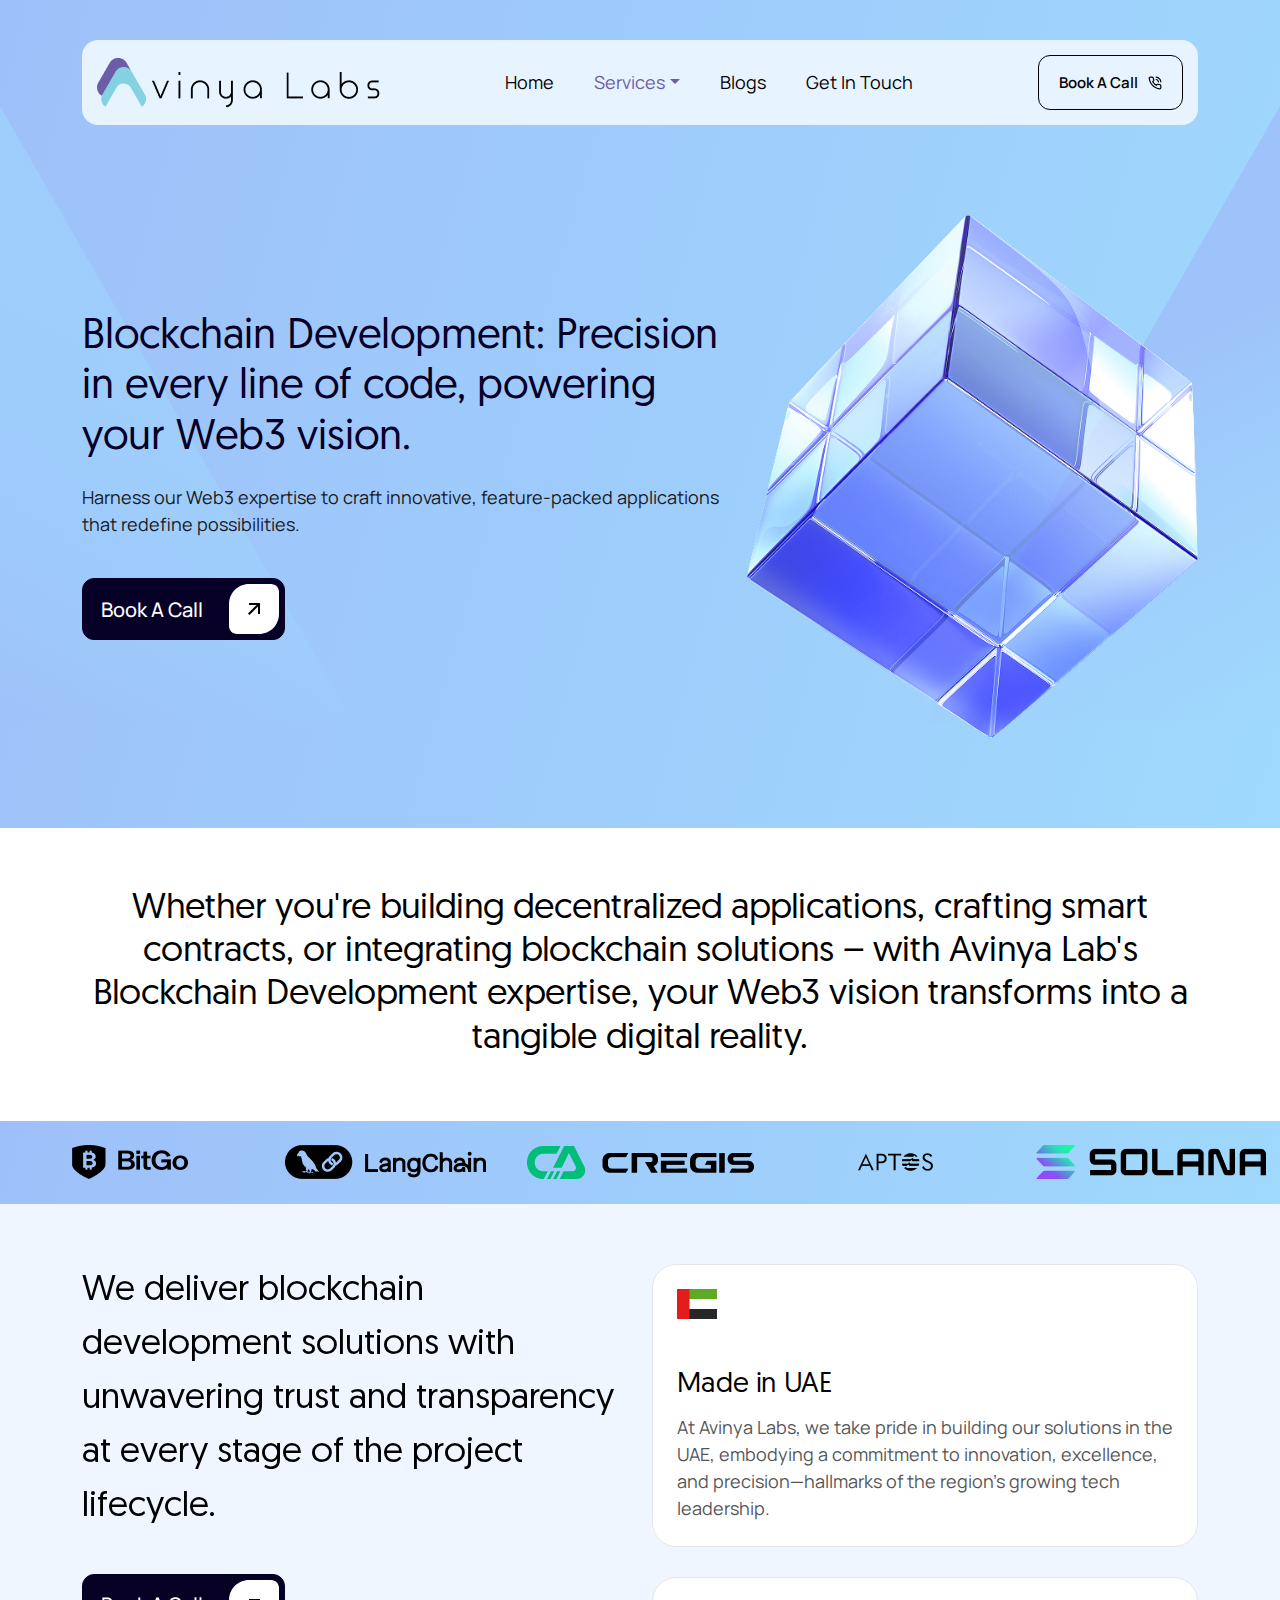
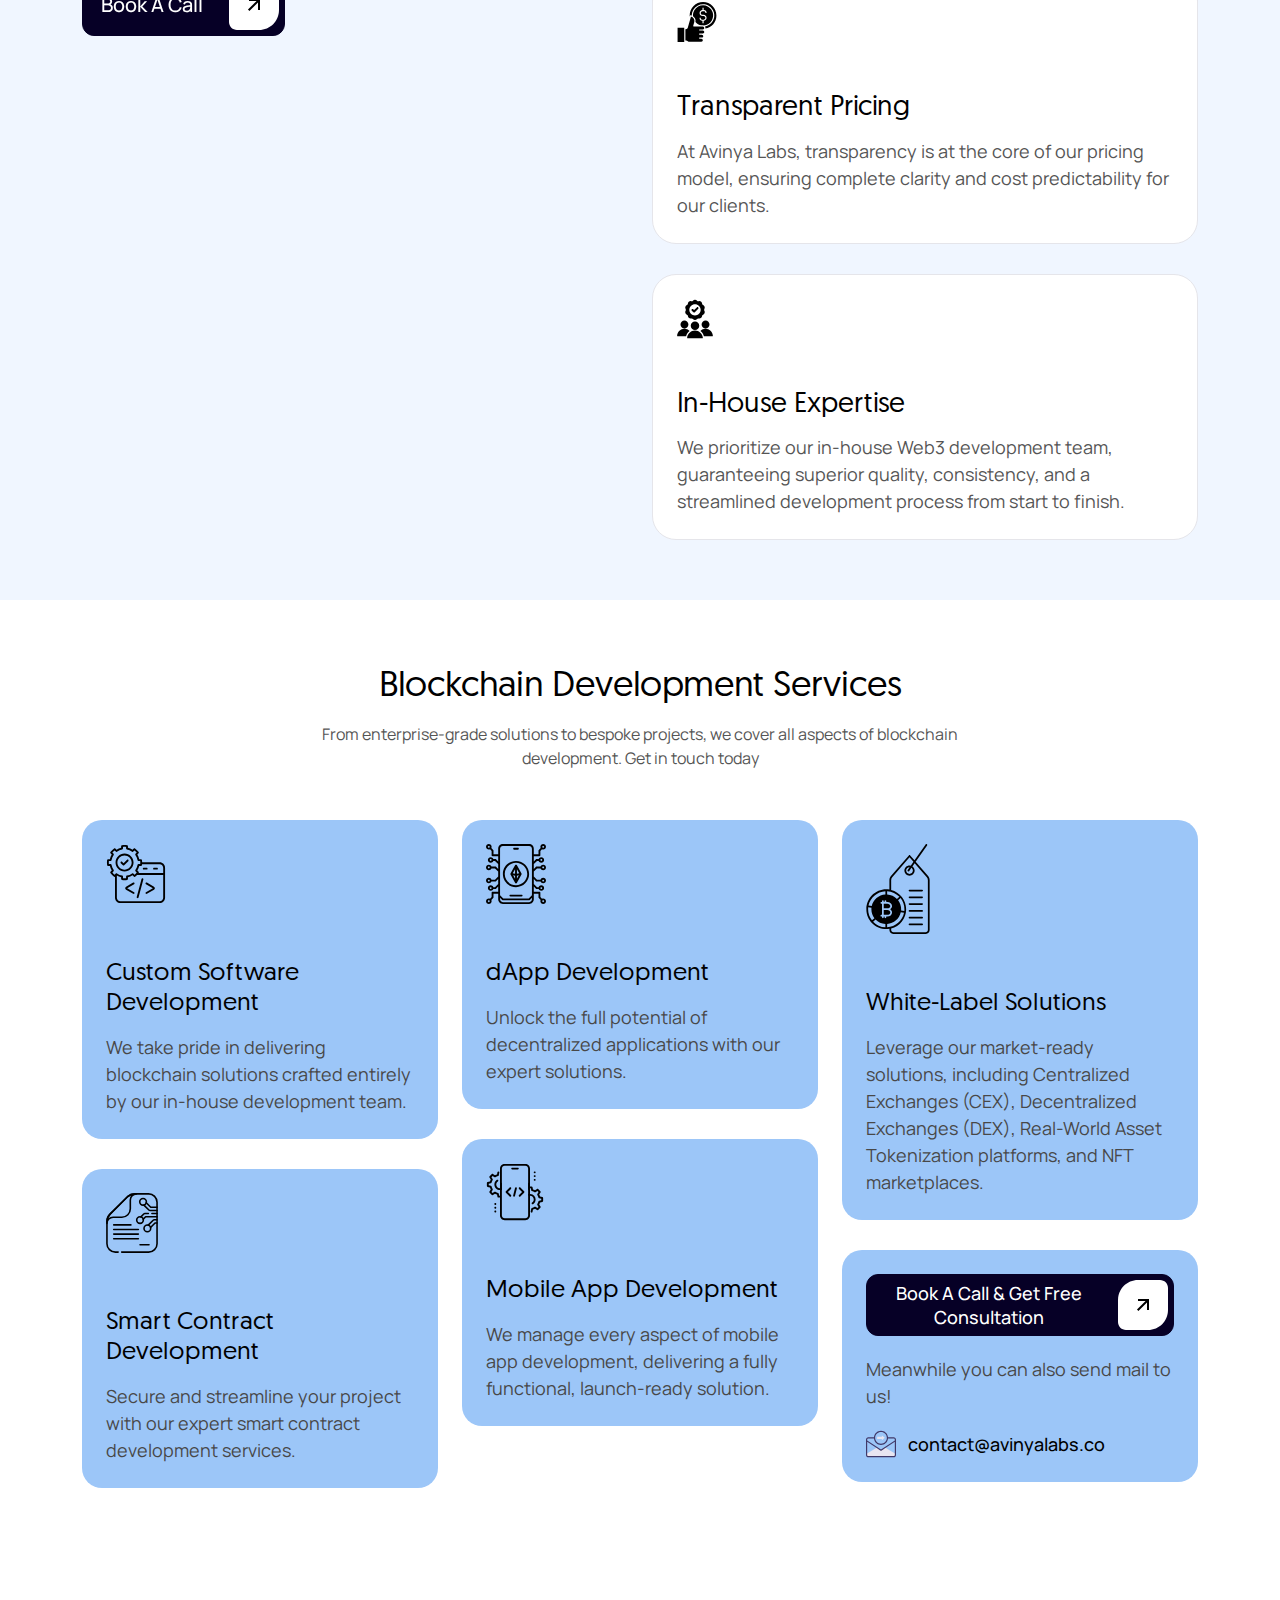
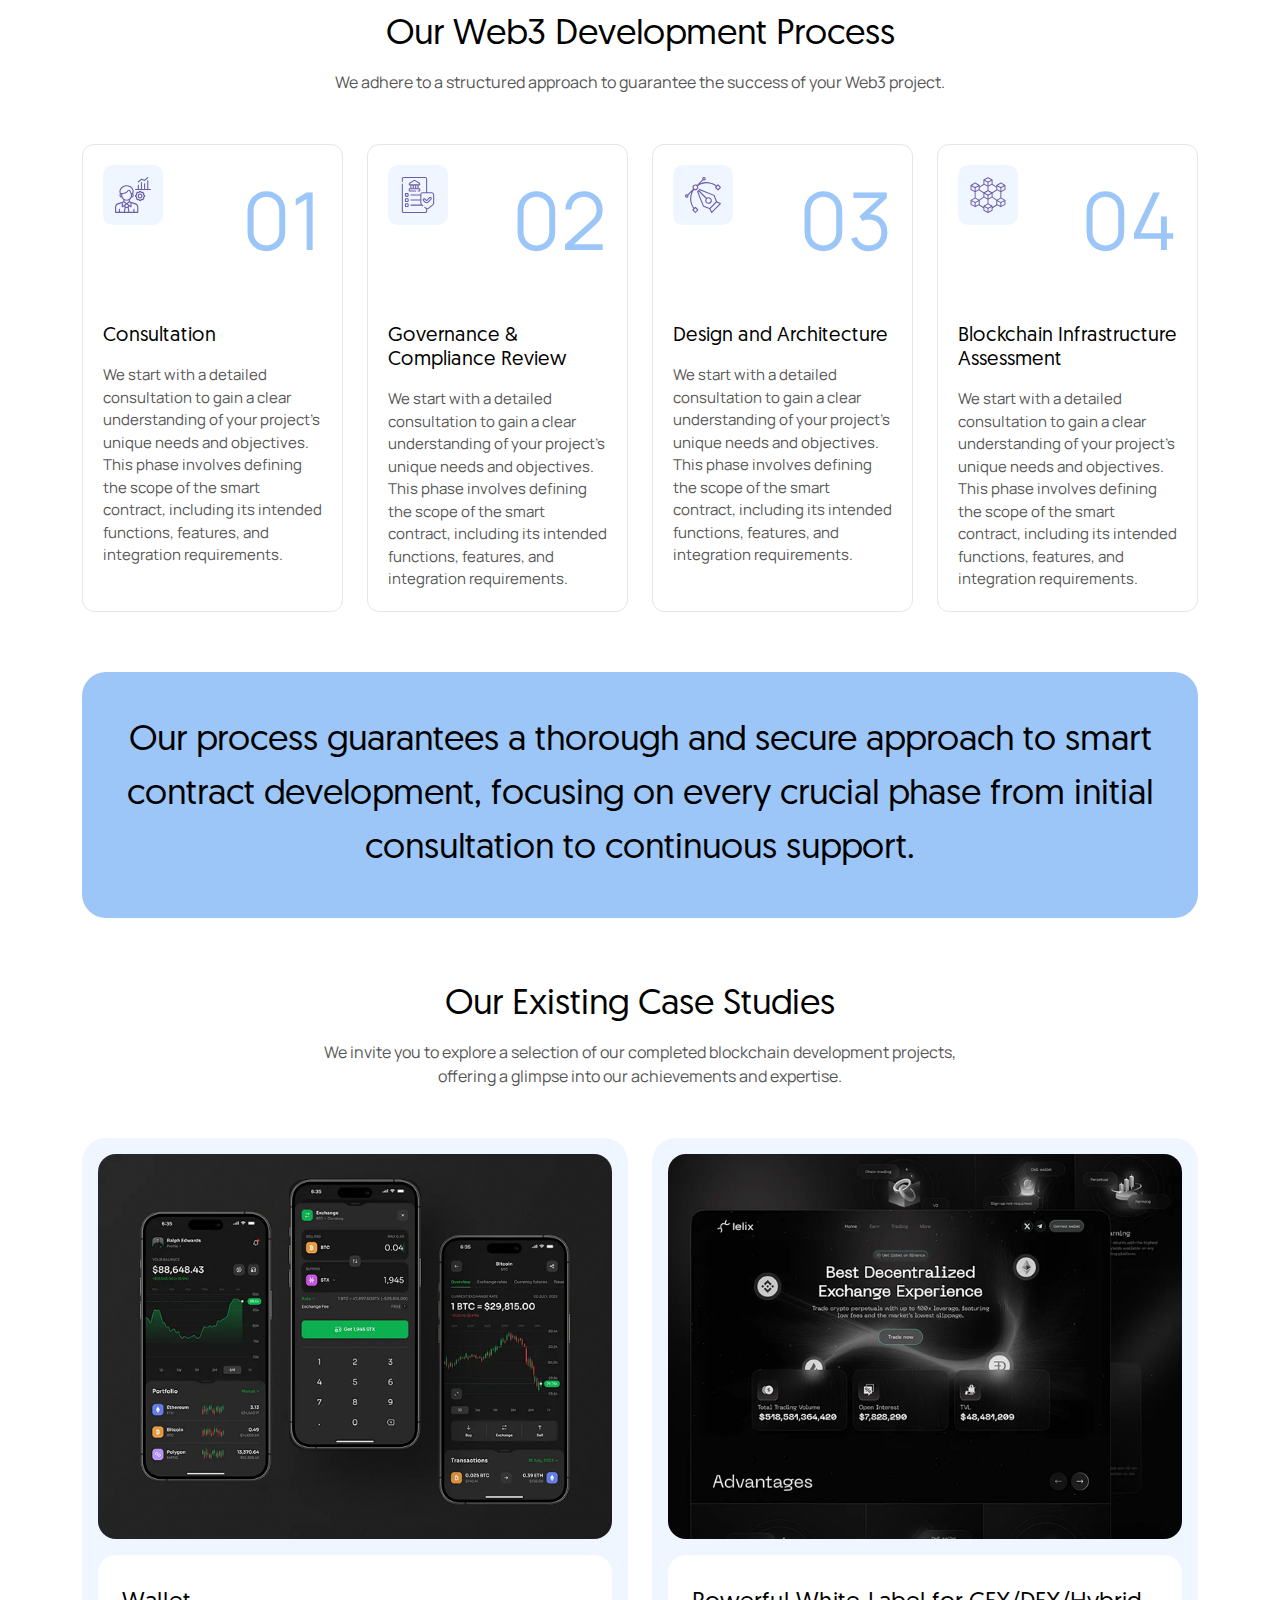
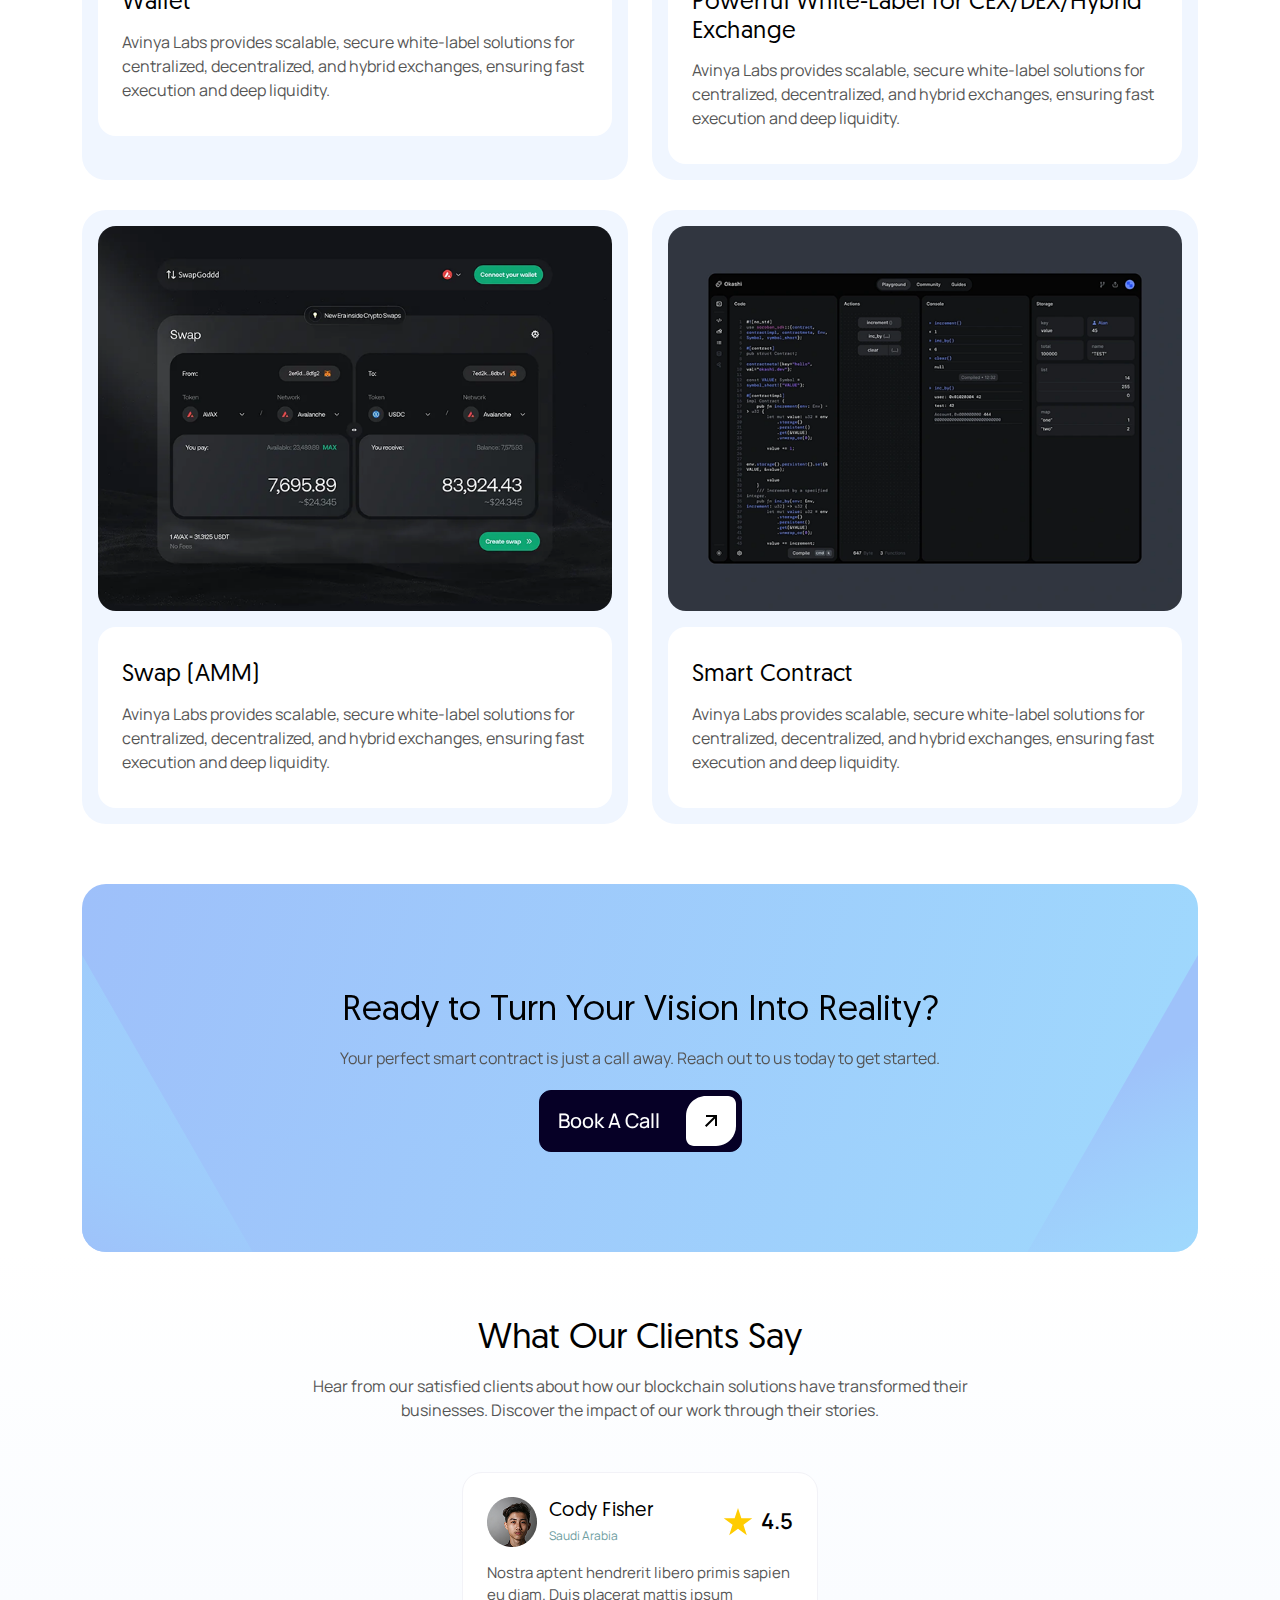
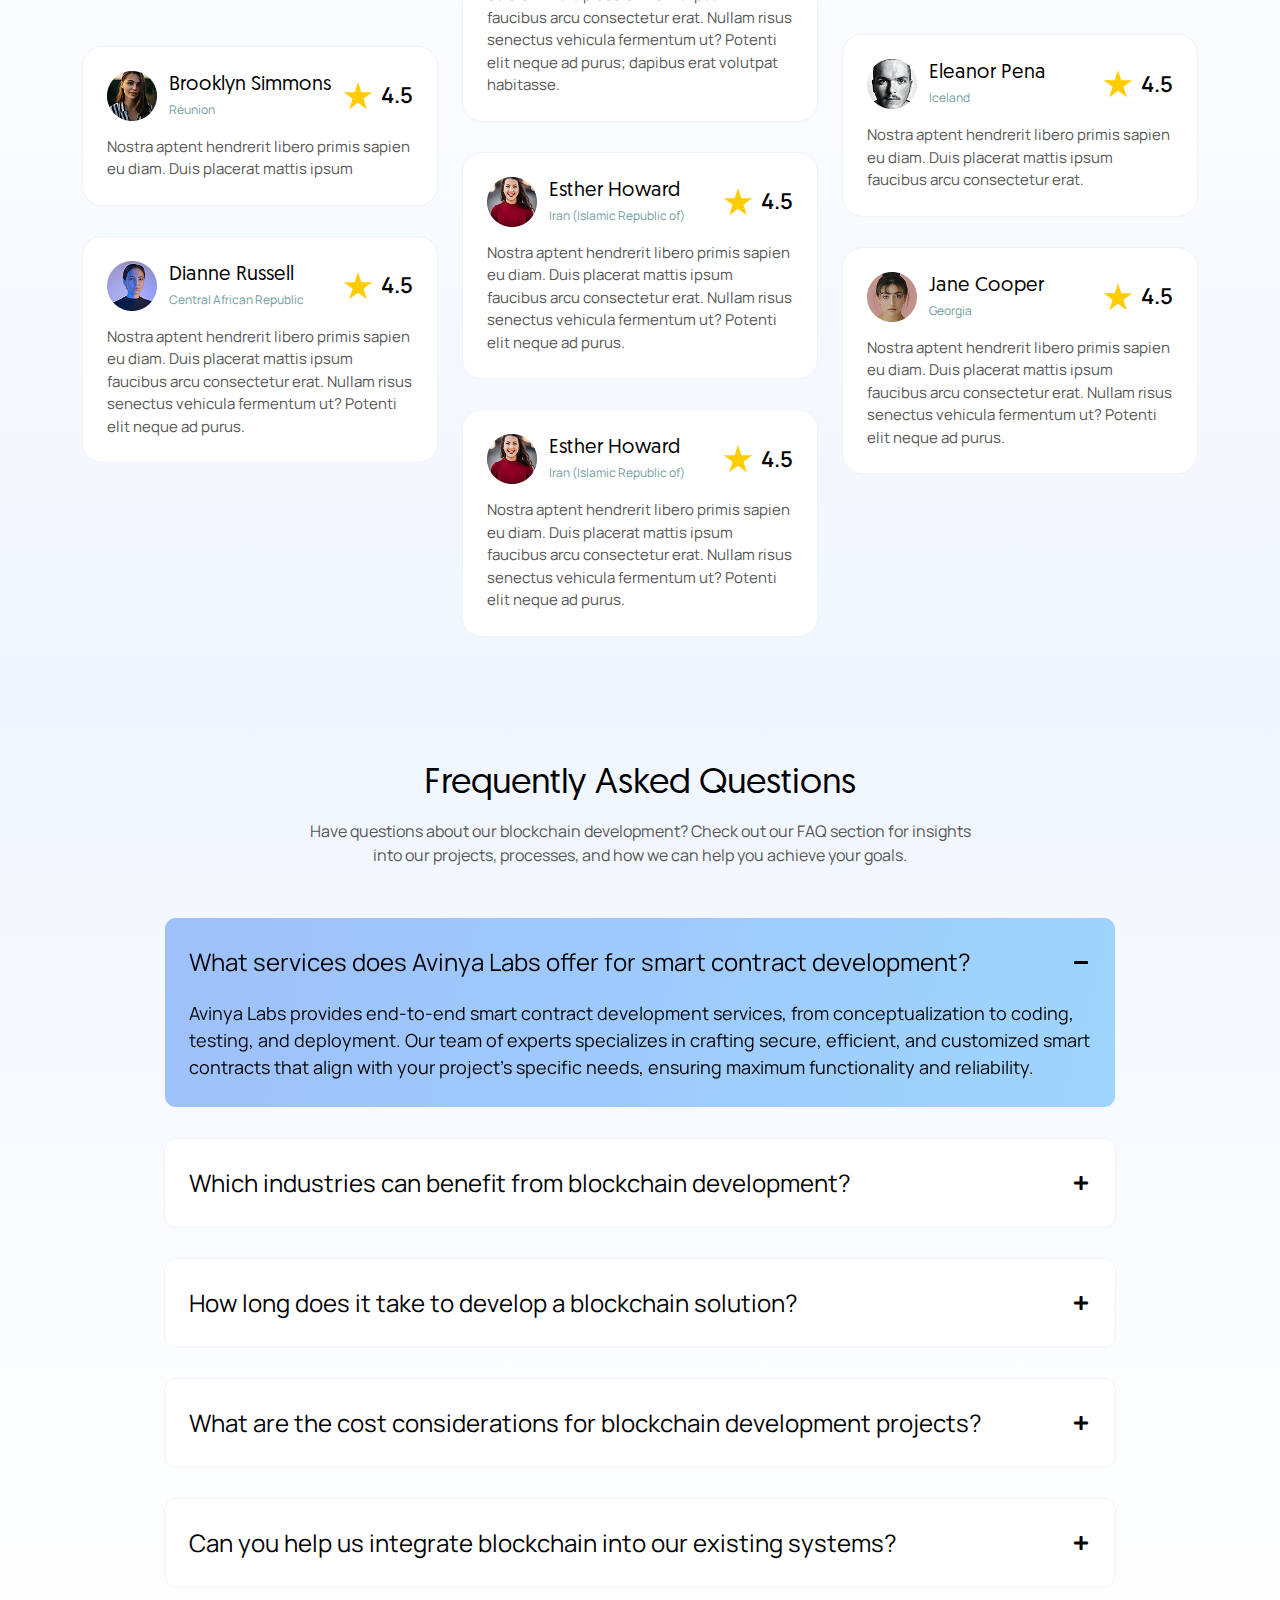
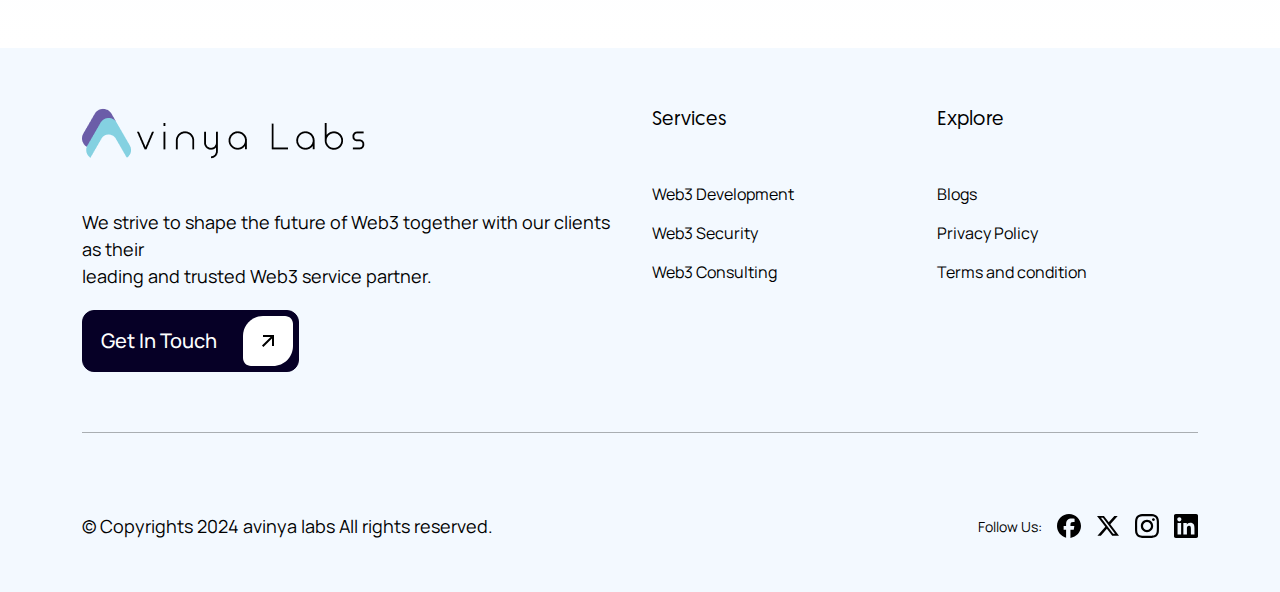
<file: web3-development.html>
<!doctype html>
<html lang="en">
   <head>
      <!-- Required meta tags -->
      <meta charset="utf-8">
      <meta name="viewport" content="width=device-width, initial-scale=1">
      <link rel="icon" type="image/x-icon" href="assets/images/favicon.ico">
      <!-- Bootstrap CSS -->
      <link href="assets/css/bootstrap.min.css" rel="stylesheet">
      <link href="assets/css/style.css" rel="stylesheet">
      <link href="assets/css/responsive.css" rel="stylesheet">
      <link href="assets/css/owl.carousel.min.css" rel="stylesheet">
      <link href="assets/css/widget.css" rel="stylesheet">
      <link href="assets/fontawesome/css/all.min.css" rel="stylesheet">
      <link href="https://fonts.googleapis.com/css2?family=Manrope:wght@200..800&display=swap" rel="stylesheet">
      <title>Avinya Lab</title>
   </head>
   <body>
      <header>
         <div class="container">
            <div class="row">
               <div class="col-12">
                  <div class="header-main d-flex justify-content-between align-items-center">
                     <div class="logo">
                        <a href="index.html">
                           <img src="assets/images/logo.png" alt="">
                        </a>
                     </div>
                     <div class="header-menu">
                        <nav class="navbar navbar-expand-lg">
                           <div class="r-header d-flex justify-content-between align-items-center">
                              <a href="index.html"><img src="assets/images/logo.png" alt=""></a>
                              <div class="r-close">
                                 <svg xmlns="http://www.w3.org/2000/svg" width="25" height="25" viewBox="0 0 24 24" fill="none" stroke="currentColor" stroke-width="2" stroke-linecap="round" stroke-linejoin="round" class="lucide lucide-x"><path d="M18 6 6 18"></path><path d="m6 6 12 12"></path></svg>
                              </div>
                           </div>
                           <div class="collapse navbar-collapse" id="navbarSupportedContent">
                              <ul class="navbar-nav mr-auto">
                                 <li class="nav-item">
                                    <a class="nav-link" href="index.html">Home</a>
                                 </li>
                                 <li class="nav-item dropdown">
                                  <a class="nav-link dropdown-toggle active" href="#" id="navbarDropdown" role="button" data-bs-toggle="dropdown" aria-expanded="false">Services</a>
                                  <ul class="dropdown-menu" aria-labelledby="navbarDropdown">
                                     <li><a class="dropdown-item active" href="web3-development.html">Web3 Development</a></li>
                                     <li><a class="dropdown-item" href="web3-security.html">Web3 Security</a></li>
                                     <li><a class="dropdown-item" href="web3-consulting.html">Web3 Consulting</a></li>
                                  </ul>
                                </li>
                                 <li class="nav-item">
                                    <a class="nav-link" href="blog.html">Blogs</a>
                                 </li>
                                 <li class="nav-item">
                                    <a class="nav-link" href="javascript:void(0);" data-bs-toggle="modal" data-bs-target="#get-in-touch">Get In Touch</a>
                                 </li>
                              </ul>
                           </div>
                           <div class="responsive-btn">
                              <a href="javascript:void(0);" onclick="showCalendly();" class="btn btn-primary w-100">
                              Book A Call<img src="assets/images/icon/phone.svg" alt=""></a>
                           </div>
                        </nav>
                     </div>
                     <div class="h-btn">
                        <div class="d-flex align-items-center gap-15">
                           <button class="navbar-toggler" type="button" data-toggle="collapse" data-target="#navbarSupportedContent" aria-controls="navbarSupportedContent" aria-expanded="false" aria-label="Toggle navigation"><svg xmlns="http://www.w3.org/2000/svg" width="24" height="24" viewBox="0 0 24 24" fill="none" stroke="currentColor" stroke-width="1.5" stroke-linecap="round" stroke-linejoin="round" class="icon icon-tabler icons-tabler-outline icon-tabler-menu-deep"><path stroke="none" d="M0 0h24v24H0z" fill="none"/><path d="M4 6h16" /><path d="M7 12h13" /><path d="M10 18h10" /></svg></button>
                           <a href="javascript:void(0);" onclick="showCalendly();" class="btn btn-primary">Book A Call<img src="assets/images/icon/phone.svg" alt=""></a>
                        </div>
                     </div>
                  </div>
               </div>
            </div>
         </div>
      </header>
      <section class="hero h-100 d-flex align-items-center position-relative">
         <div class="container">
            <div class="row align-items-center">
               <div class="col-lg-7 col-md-7 col-12">
                  <div class="hero-text">
                     <h1>Blockchain Development: Precision in every line of code, powering your Web3 vision.</h1>
                     <p>Harness our Web3 expertise to craft innovative, feature-packed applications that redefine possibilities.</p>
                     <div class="page-btn">
                        <button onclick="showCalendly();" class="btn btn-primary w-ico">
                           Book A Call
                           <img src="assets/images/icon/arrow.svg" alt="">
                        </button>
                     </div>
                  </div>
               </div>
               <div class="col-lg-5 col-md-5 col-12">
                  <div class="hero-media">
                     <img src="assets/images/web3-development.png" alt="">
                  </div>
               </div>
            </div>
         </div>
         <div class="h-shape">
            <svg width="1920" height="924" viewBox="0 0 1920 924" fill="none" xmlns="http://www.w3.org/2000/svg">
               <path d="M0 0L530 924H0V0Z" fill="url(#paint0_linear_658_50)"/>
               <path d="M1920 0L1390 924H1920V0Z" fill="url(#paint1_linear_658_50)"/>
               <defs>
                  <linearGradient id="paint0_linear_658_50" x1="265" y1="391" x2="9.62497e-06" y2="924" gradientUnits="userSpaceOnUse">
                     <stop stop-color="#9FD8FD" stop-opacity="0.5"/>
                     <stop offset="1" stop-color="#9EC2FA"/>
                  </linearGradient>
                  <linearGradient id="paint1_linear_658_50" x1="1655" y1="391" x2="1920" y2="924" gradientUnits="userSpaceOnUse">
                     <stop stop-color="#9EC2FA"/>
                     <stop offset="1" stop-color="#9FD8FD" stop-opacity="0.5"/>
                  </linearGradient>
               </defs>
            </svg>
         </div>
      </section>
      <section class="text-sec page-paddings">
         <div class="container">
            <div class="row">
               <div class="col-12">
                  <h2 class="text-center">Whether you're building decentralized applications, crafting smart contracts, or integrating blockchain solutions – with Avinya Lab's Blockchain Development expertise, your Web3 vision transforms into a tangible digital reality.</h2>
               </div>
            </div>
         </div>
      </section>
      <section class="partner p-bg">
         <div class="container-fluid">
            <div class="row">
               <div class="col-12">
                  <div class="partner-slide d-flex justify-content-between align-items-center">
                     <div class="p-item text-center">
                        <img src="assets/images/partner/1.png" alt="">
                     </div>
                     <div class="p-item text-center">
                        <img src="assets/images/partner/2.png" alt="">
                     </div>
                     <div class="p-item text-center">
                        <img src="assets/images/partner/3.png" alt="">
                     </div>
                     <div class="p-item text-center">
                        <img src="assets/images/partner/4.png" alt="">
                     </div>
                     <div class="p-item text-center">
                        <img src="assets/images/partner/5.png" alt="">
                     </div>
                     <div class="p-item text-center">
                        <img src="assets/images/partner/6.png" alt="">
                     </div>
                     <div class="p-item text-center">
                        <img src="assets/images/partner/7.png" alt="">
                     </div>
                     <div class="p-item text-center">
                        <img src="assets/images/partner/8.png" alt="">
                     </div>
                     <div class="p-item text-center">
                        <img src="assets/images/partner/9.png" alt="">
                     </div>
                     <div class="p-item text-center">
                        <img src="assets/images/partner/10.png" alt="">
                     </div>
                     <div class="p-item text-center">
                        <img src="assets/images/partner/11.png" alt="">
                     </div>
                     <div class="p-item text-center">
                        <img src="assets/images/partner/12.png" alt="">
                     </div>
                     <div class="p-item text-center">
                        <img src="assets/images/partner/13.png" alt="">
                     </div>
                  </div>
               </div>
            </div>
         </div>
      </section>
      <section class="development-area page-background">
         <div class="container">
            <div class="row">
               <div class="col-lg-6 col-12">
                  <div class="development-left">
                     <div class="page-title mb-40">
                        <h2 class="fs-39 m-0">We deliver blockchain development solutions with unwavering trust and transparency at every stage of the project lifecycle.</h2>
                     </div>
                     <div class="page-btn">
                        <button onclick="showCalendly();" class="btn btn-primary w-ico">
                           Book A Call
                           <img src="assets/images/icon/arrow.svg" alt="">
                        </button>
                     </div>
                  </div>
               </div>
               <div class="col-lg-6 col-12">
                  <div class="development-right">
                     <div class="development-card">
                        <div class="d-icon mb-50">
                           <img src="assets/images/icon/country.svg" alt="">
                        </div>
                        <h3>Made in UAE</h3>
                        <p>At Avinya Labs, we take pride in building our solutions in the UAE, embodying a commitment to innovation, excellence, and precision—hallmarks of the region’s growing tech leadership.</p>
                     </div>
                     <div class="development-card">
                        <div class="d-icon mb-50">
                           <img src="assets/images/icon/pricing.svg" alt="">
                        </div>
                        <h3>Transparent Pricing</h3>
                        <p>At Avinya Labs, transparency is at the core of our pricing model, ensuring complete clarity and cost predictability for our clients.</p>
                     </div>
                     <div class="development-card">
                        <div class="d-icon mb-50">
                           <img src="assets/images/icon/expertise.svg" alt="">
                        </div>
                        <h3>In-House Expertise</h3>
                        <p>We prioritize our in-house Web3 development team, guaranteeing superior quality, consistency, and a streamlined development process from start to finish.</p>
                     </div>
                  </div>
               </div>
            </div>
         </div>
      </section>
      <section class="b-dev-services page-paddings">
         <div class="container">
            <div class="row">
               <div class="col-12">
                  <div class="page-title mb-20 text-center">
                     <h2>Blockchain Development Services</h2>
                     <p>From enterprise-grade solutions to bespoke projects, we cover all aspects of blockchain development. Get in touch today</p>
                  </div>
               </div>
            </div>
            <div class="row">
               <div class="col-lg-4 col-12">
                  <div class="blue-card mt-30">
                     <div class="card-ico mb-55">
                        <img src="assets/images/blockchain-development/icon1.svg" alt="">
                     </div>
                     <h3 class="mb-15 fs-25">Custom Software Development</h3>
                     <p class="fs-18 text-gray">We take pride in delivering blockchain solutions crafted entirely by our in-house development team.</p>
                  </div>
                  <div class="blue-card mt-30">
                     <div class="card-ico mb-55">
                        <img src="assets/images/blockchain-development/icon2.svg" alt="">
                     </div>
                     <h3 class="mb-15 fs-25">Smart Contract Development</h3>
                     <p class="fs-18 text-gray">Secure and streamline your project with our expert smart contract development services.</p>
                  </div>
               </div>
               <div class="col-lg-4 col-12">
                  <div class="blue-card mt-30">
                     <div class="card-ico mb-55">
                        <img src="assets/images/blockchain-development/icon3.svg" alt="">
                     </div>
                     <h3 class="mb-15 fs-25">dApp Development</h3>
                     <p class="fs-18 text-gray">Unlock the full potential of decentralized applications with our expert solutions.</p>
                  </div>
                  <div class="blue-card mt-30">
                     <div class="card-ico mb-55">
                        <img src="assets/images/blockchain-development/icon4.svg" alt="">
                     </div>
                     <h3 class="mb-15 fs-25">Mobile App Development</h3>
                     <p class="fs-18 text-gray">We manage every aspect of mobile app development, delivering a fully functional, launch-ready solution.</p>
                  </div>
               </div>
               <div class="col-lg-4 col-12">
                  <div class="blue-card mt-30">
                     <div class="card-ico mb-55">
                        <img src="assets/images/blockchain-development/icon5.svg" alt="">
                     </div>
                     <h3 class="mb-15 fs-25">White-Label Solutions</h3>
                     <p class="fs-18 text-gray">Leverage our market-ready solutions, including Centralized Exchanges (CEX), Decentralized Exchanges (DEX), Real-World Asset Tokenization platforms, and NFT marketplaces.</p>
                  </div>
                  <div class="blue-card mt-30">
                     <div class="page-btn mb-20">
                        <button onclick="showCalendly();" class="btn btn-primary w-ico">
                           Book A Call & Get Free Consultation
                           <img src="assets/images/icon/arrow.svg" alt="">
                        </button>
                     </div>
                     <p class="fs-18 text-gray mb-20">Meanwhile you can also send mail to us!</p>
                     <div class="d-mail d-flex align-items-center gap-12">
                        <svg width="30" height="28" viewBox="0 0 30 28" fill="none" xmlns="http://www.w3.org/2000/svg"><path d="M18.8241 7.82254L15.8824 5.46924V6.64592H11.1758V8.99922H15.8824V10.1759L18.8241 7.82254Z" fill="#E8E5F1"/><path d="M15 20.1776L11.0046 17.5684L0.585938 23.7075V24.8842C0.585938 25.8591 1.37602 26.6492 2.3509 26.6492H27.649C28.624 26.6492 29.4141 25.859 29.4141 24.8842V23.7075L18.9954 17.5684L15 20.1776Z" fill="#E8E5F1"/><path d="M27.6491 7.2367H22.0331C21.7342 3.6183 18.6943 0.765137 15 0.765137C11.3057 0.765137 8.26576 3.6183 7.96693 7.2367H2.3509C1.05463 7.2367 0 8.29133 0 9.58766V24.8842C0 26.1805 1.05463 27.2351 2.3509 27.2351H27.6491C28.9454 27.2351 30 26.1805 30 24.8842V9.58766C30 8.29133 28.9454 7.2367 27.6491 7.2367ZM15 1.93701C18.2454 1.93701 20.8857 4.5773 20.8857 7.82269C20.8857 11.0681 18.2454 13.7084 15 13.7084C11.7546 13.7084 9.11432 11.068 9.11432 7.82269C9.11432 4.57736 11.7546 1.93701 15 1.93701ZM2.3509 8.40857H7.96693C8.26582 12.027 11.3057 14.8802 15 14.8802C18.6943 14.8802 21.7342 12.027 22.0331 8.40857H27.6491C28.2993 8.40857 28.8281 8.9375 28.8281 9.5876V10.4471L15 19.4778L1.17188 10.4472V9.58766C1.17188 8.9375 1.70074 8.40857 2.3509 8.40857ZM27.6491 26.0632H2.3509C1.70074 26.0632 1.17188 25.5343 1.17188 24.8842V11.8468L14.6796 20.6682C14.8743 20.7953 15.1257 20.7953 15.3204 20.6682L28.8281 11.8468V24.8842C28.8281 25.5344 28.2993 26.0632 27.6491 26.0632Z" fill="#403868"/></svg><a href="mailto:contact@avinyalabs.co">contact@avinyalabs.co</a>
                     </div>
                  </div>
               </div>
            </div>
         </div>
      </section>
      <section class="dev-process page-paddings">
         <div class="container">
            <div class="row">
               <div class="col-12">
                  <div class="page-title mb-20 text-center">
                     <h2>Our Web3 Development Process</h2>
                     <p>We adhere to a structured approach to guarantee the success of your Web3 project.</p>
                  </div>
               </div>
            </div>
            <div class="row">
               <div class="col-xl-3 col-lg-6 col-md-6 col-12 mt-30">
                  <div class="process-card h-100">
                     <div class="pro-head mb-50 d-flex justify-content-between align-items-start">
                        <img src="assets/images/process/ico1.svg" alt="">
                        <span>01</span>
                     </div>
                     <h3>Consultation</h3>
                     <p>We start with a detailed consultation to gain a clear understanding of your project's unique needs and objectives. This phase involves defining the scope of the smart contract, including its intended functions, features, and integration requirements.</p>
                  </div>
               </div>
               <div class="col-xl-3 col-lg-6 col-md-6 col-12 mt-30">
                  <div class="process-card h-100">
                     <div class="pro-head mb-50 d-flex justify-content-between align-items-start">
                        <img src="assets/images/process/ico2.svg" alt="">
                        <span>02</span>
                     </div>
                     <h3>Governance & Compliance Review</h3>
                     <p>We start with a detailed consultation to gain a clear understanding of your project's unique needs and objectives. This phase involves defining the scope of the smart contract, including its intended functions, features, and integration requirements.</p>
                  </div>
               </div>
               <div class="col-xl-3 col-lg-6 col-md-6 col-12 mt-30">
                  <div class="process-card h-100">
                     <div class="pro-head mb-50 d-flex justify-content-between align-items-start">
                        <img src="assets/images/process/ico3.svg" alt="">
                        <span>03</span>
                     </div>
                     <h3>Design and Architecture</h3>
                     <p>We start with a detailed consultation to gain a clear understanding of your project's unique needs and objectives. This phase involves defining the scope of the smart contract, including its intended functions, features, and integration requirements.</p>
                  </div>
               </div>
               <div class="col-xl-3 col-lg-6 col-md-6 col-12 mt-30">
                  <div class="process-card h-100">
                     <div class="pro-head mb-50 d-flex justify-content-between align-items-start">
                        <img src="assets/images/process/ico4.svg" alt="">
                        <span>04</span>
                     </div>
                     <h3>Blockchain Infrastructure Assessment</h3>
                     <p>We start with a detailed consultation to gain a clear understanding of your project's unique needs and objectives. This phase involves defining the scope of the smart contract, including its intended functions, features, and integration requirements.</p>
                  </div>
               </div>
            </div>
         </div>
      </section>
      <section class="our-process">
         <div class="container">
            <div class="row">
               <div class="col-12">
                  <div class="o-process-card">
                     <div class="page-title text-center">
                        <h2 class="m-0">Our process guarantees a thorough and secure approach to smart contract development, focusing on every crucial phase from initial consultation to continuous support.</h2>
                     </div>
                  </div>
               </div>
            </div>
         </div>
      </section>
      <section class="our-existing-area page-paddings">
         <div class="container">
            <div class="row">
               <div class="col-12">
                  <div class="page-title mb-20 text-center">
                     <h2>Our Existing Case Studies</h2>
                     <p>We invite you to explore a selection of our completed blockchain development projects, offering a glimpse into our achievements and expertise.</p>
                  </div>
               </div>
            </div>
            <div class="row">
               <div class="col-lg-6 col-md-6 col-12 mt-30">
                  <div class="existing-card shine-overlay position-relative h-100">
                     <div class="existing-media">
                        <div class="shine"></div>
                        <img class="radius-18" src="assets/images/our-existing/1.png" alt="">
                     </div>
                     <div class="existing-text">
                        <h3>Wallet</h3>
                        <p>Avinya Labs provides scalable, secure white-label solutions for centralized, decentralized, and hybrid exchanges, ensuring fast execution and deep liquidity.</p>
                     </div>
                  </div>
               </div>
               <div class="col-lg-6 col-md-6 col-12 mt-30">
                  <div class="existing-card shine-overlay position-relative h-100">
                     <div class="existing-media">
                        <div class="shine"></div>
                        <img class="radius-18" src="assets/images/our-existing/2.png" alt="">
                     </div>
                     <div class="existing-text">
                        <h3>Powerful White-Label for CEX/DEX/Hybrid Exchange</h3>
                        <p>Avinya Labs provides scalable, secure white-label solutions for centralized, decentralized, and hybrid exchanges, ensuring fast execution and deep liquidity.</p>
                     </div>
                  </div>
               </div>
               <div class="col-lg-6 col-md-6 col-12 mt-30">
                  <div class="existing-card shine-overlay position-relative h-100">
                     <div class="existing-media">
                        <div class="shine"></div>
                        <img class="radius-18" src="assets/images/our-existing/3.png" alt="">
                     </div>
                     <div class="existing-text">
                        <h3>Swap (AMM)</h3>
                        <p>Avinya Labs provides scalable, secure white-label solutions for centralized, decentralized, and hybrid exchanges, ensuring fast execution and deep liquidity.</p>
                     </div>
                  </div>
               </div>
               <div class="col-lg-6 col-md-6 col-12 mt-30">
                  <div class="existing-card shine-overlay position-relative h-100">
                     <div class="existing-media">
                        <div class="shine"></div>
                        <img class="radius-18" src="assets/images/our-existing/4.png" alt="">
                     </div>
                     <div class="existing-text">
                        <h3>Smart Contract</h3>
                        <p>Avinya Labs provides scalable, secure white-label solutions for centralized, decentralized, and hybrid exchanges, ensuring fast execution and deep liquidity.</p>
                     </div>
                  </div>
               </div>
            </div>
         </div>
      </section>
      <section class="book-call-area">
         <div class="container">
            <div class="row">
               <div class="col-12">
                  <div class="b-call-main text-center">
                     <div class="page-title mb-20">
                        <h2>Ready to Turn Your Vision Into Reality?</h2>
                        <p>Your perfect smart contract is just a call away. Reach out to us today to get started.</p>
                     </div>
                     <div class="page-btn">
                        <button onclick="showCalendly();" class="btn btn-primary w-ico m-auto">
                           Book A Call
                           <img src="assets/images/icon/arrow.svg" alt="">
                        </button>
                     </div>
                     <div class="b-shape">
                        <svg width="100%" height="100%" viewBox="0 0 1440 383" fill="none" xmlns="http://www.w3.org/2000/svg">
                           <path d="M0 0L220 383H0V0Z" fill="url(#paint0_linear_660_51)"/>
                           <path d="M1440 0L1220 383H1440V0Z" fill="url(#paint1_linear_660_51)"/>
                           <defs>
                              <linearGradient id="paint0_linear_660_51" x1="110" y1="162.07" x2="0.251614" y2="383.125" gradientUnits="userSpaceOnUse">
                                 <stop stop-color="#9FD8FD" stop-opacity="0.5"/>
                                 <stop offset="1" stop-color="#9EC2FA"/>
                              </linearGradient>
                              <linearGradient id="paint1_linear_660_51" x1="1330" y1="162.07" x2="1439.75" y2="383.125" gradientUnits="userSpaceOnUse">
                                 <stop stop-color="#9EC2FA"/>
                                 <stop offset="1" stop-color="#9FD8FD" stop-opacity="0.5"/>
                              </linearGradient>
                           </defs>
                        </svg>
                     </div>
                  </div>
               </div>
            </div>
         </div>
      </section>
      <section class="testimonial-area page-paddings">
         <div class="container">
            <div class="row">
               <div class="col-12">
                  <div class="page-title text-center mb-20">
                     <h2>What Our Clients Say</h2>
                     <p>Hear from our satisfied clients about how our blockchain solutions have transformed their businesses. Discover the impact of our work through their stories.</p>
                  </div>
               </div>
            </div>
            <div class="row align-items-center">
               <div class="col-lg-4 col-12">
                  <div class="testimonial-card mt-30">
                     <div class="t-author d-flex justify-content-between align-items-center">
                        <div class="author-left d-flex align-items-center gap-12">
                           <div class="author-img">
                              <img src="assets/images/testimonial/1.png" alt="">
                           </div>
                           <div class="author-text">
                              <h3>Brooklyn Simmons</h3>
                              <p>Réunion</p>
                           </div>
                        </div>
                        <div class="t-review d-flex align-items-center gap-8">
                           <svg width="30" height="28" viewBox="0 0 30 28" fill="none" xmlns="http://www.w3.org/2000/svg">
                              <path d="M15 0L18.3677 10.3647H29.2658L20.4491 16.7705L23.8168 27.1353L15 20.7295L6.18322 27.1353L9.55093 16.7705L0.734152 10.3647H11.6323L15 0Z" fill="#FFCC00"/>
                           </svg>
                           4.5                    
                        </div>
                     </div>
                     <p>Nostra aptent hendrerit libero primis sapien eu diam. Duis placerat mattis ipsum</p>
                  </div>
                  <div class="testimonial-card mt-30">
                     <div class="t-author d-flex justify-content-between align-items-center">
                        <div class="author-left d-flex align-items-center gap-12">
                           <div class="author-img">
                              <img src="assets/images/testimonial/2.png" alt="">
                           </div>
                           <div class="author-text">
                              <h3>Dianne Russell</h3>
                              <p>Central African Republic</p>
                           </div>
                        </div>
                        <div class="t-review d-flex align-items-center gap-8">
                           <svg width="30" height="28" viewBox="0 0 30 28" fill="none" xmlns="http://www.w3.org/2000/svg">
                              <path d="M15 0L18.3677 10.3647H29.2658L20.4491 16.7705L23.8168 27.1353L15 20.7295L6.18322 27.1353L9.55093 16.7705L0.734152 10.3647H11.6323L15 0Z" fill="#FFCC00"/>
                           </svg>
                           4.5                    
                        </div>
                     </div>
                     <p>Nostra aptent hendrerit libero primis sapien eu diam. Duis placerat mattis ipsum faucibus arcu consectetur erat. Nullam risus senectus vehicula fermentum ut? Potenti elit neque ad purus.</p>
                  </div>
               </div>
               <div class="col-lg-4 col-12">
                  <div class="testimonial-card mt-30">
                     <div class="t-author d-flex justify-content-between align-items-center">
                        <div class="author-left d-flex align-items-center gap-12">
                           <div class="author-img">
                              <img src="assets/images/testimonial/3.png" alt="">
                           </div>
                           <div class="author-text">
                              <h3>Cody Fisher</h3>
                              <p>Saudi Arabia</p>
                           </div>
                        </div>
                        <div class="t-review d-flex align-items-center gap-8">
                           <svg width="30" height="28" viewBox="0 0 30 28" fill="none" xmlns="http://www.w3.org/2000/svg">
                              <path d="M15 0L18.3677 10.3647H29.2658L20.4491 16.7705L23.8168 27.1353L15 20.7295L6.18322 27.1353L9.55093 16.7705L0.734152 10.3647H11.6323L15 0Z" fill="#FFCC00"/>
                           </svg>
                           4.5                    
                        </div>
                     </div>
                     <p>Nostra aptent hendrerit libero primis sapien eu diam. Duis placerat mattis ipsum faucibus arcu consectetur erat. Nullam risus senectus vehicula fermentum ut? Potenti elit neque ad purus; dapibus erat volutpat habitasse.</p>
                  </div>
                  <div class="testimonial-card mt-30">
                     <div class="t-author d-flex justify-content-between align-items-center">
                        <div class="author-left d-flex align-items-center gap-12">
                           <div class="author-img">
                              <img src="assets/images/testimonial/4.png" alt="">
                           </div>
                           <div class="author-text">
                              <h3>Esther Howard</h3>
                              <p>Iran (Islamic Republic of)</p>
                           </div>
                        </div>
                        <div class="t-review d-flex align-items-center gap-8">
                           <svg width="30" height="28" viewBox="0 0 30 28" fill="none" xmlns="http://www.w3.org/2000/svg">
                              <path d="M15 0L18.3677 10.3647H29.2658L20.4491 16.7705L23.8168 27.1353L15 20.7295L6.18322 27.1353L9.55093 16.7705L0.734152 10.3647H11.6323L15 0Z" fill="#FFCC00"/>
                           </svg>
                           4.5                    
                        </div>
                     </div>
                     <p>Nostra aptent hendrerit libero primis sapien eu diam. Duis placerat mattis ipsum faucibus arcu consectetur erat. Nullam risus senectus vehicula fermentum ut? Potenti elit neque ad purus.</p>
                  </div>
                  <div class="testimonial-card mt-30">
                     <div class="t-author d-flex justify-content-between align-items-center">
                        <div class="author-left d-flex align-items-center gap-12">
                           <div class="author-img">
                              <img src="assets/images/testimonial/4.png" alt="">
                           </div>
                           <div class="author-text">
                              <h3>Esther Howard</h3>
                              <p>Iran (Islamic Republic of)</p>
                           </div>
                        </div>
                        <div class="t-review d-flex align-items-center gap-8">
                           <svg width="30" height="28" viewBox="0 0 30 28" fill="none" xmlns="http://www.w3.org/2000/svg">
                              <path d="M15 0L18.3677 10.3647H29.2658L20.4491 16.7705L23.8168 27.1353L15 20.7295L6.18322 27.1353L9.55093 16.7705L0.734152 10.3647H11.6323L15 0Z" fill="#FFCC00"/>
                           </svg>
                           4.5                    
                        </div>
                     </div>
                     <p>Nostra aptent hendrerit libero primis sapien eu diam. Duis placerat mattis ipsum faucibus arcu consectetur erat. Nullam risus senectus vehicula fermentum ut? Potenti elit neque ad purus.</p>
                  </div>
               </div>
               <div class="col-lg-4 col-12">
                  <div class="testimonial-card mt-30">
                     <div class="t-author d-flex justify-content-between align-items-center">
                        <div class="author-left d-flex align-items-center gap-12">
                           <div class="author-img">
                              <img src="assets/images/testimonial/5.png" alt="">
                           </div>
                           <div class="author-text">
                              <h3>Eleanor Pena</h3>
                              <p>Iceland</p>
                           </div>
                        </div>
                        <div class="t-review d-flex align-items-center gap-8">
                           <svg width="30" height="28" viewBox="0 0 30 28" fill="none" xmlns="http://www.w3.org/2000/svg">
                              <path d="M15 0L18.3677 10.3647H29.2658L20.4491 16.7705L23.8168 27.1353L15 20.7295L6.18322 27.1353L9.55093 16.7705L0.734152 10.3647H11.6323L15 0Z" fill="#FFCC00"/>
                           </svg>
                           4.5                    
                        </div>
                     </div>
                     <p>Nostra aptent hendrerit libero primis sapien eu diam. Duis placerat mattis ipsum faucibus arcu consectetur erat.</p>
                  </div>
                  <div class="testimonial-card mt-30">
                     <div class="t-author d-flex justify-content-between align-items-center">
                        <div class="author-left d-flex align-items-center gap-12">
                           <div class="author-img">
                              <img src="assets/images/testimonial/6.png" alt="">
                           </div>
                           <div class="author-text">
                              <h3>Jane Cooper</h3>
                              <p>Georgia</p>
                           </div>
                        </div>
                        <div class="t-review d-flex align-items-center gap-8">
                           <svg width="30" height="28" viewBox="0 0 30 28" fill="none" xmlns="http://www.w3.org/2000/svg">
                              <path d="M15 0L18.3677 10.3647H29.2658L20.4491 16.7705L23.8168 27.1353L15 20.7295L6.18322 27.1353L9.55093 16.7705L0.734152 10.3647H11.6323L15 0Z" fill="#FFCC00"/>
                           </svg>
                           4.5                    
                        </div>
                     </div>
                     <p>Nostra aptent hendrerit libero primis sapien eu diam. Duis placerat mattis ipsum faucibus arcu consectetur erat. Nullam risus senectus vehicula fermentum ut? Potenti elit neque ad purus.</p>
                  </div>
               </div>
            </div>
         </div>
      </section>
      <section class="faq-area page-paddings">
         <div class="container">
            <div class="row">
               <div class="col-12">
                  <div class="page-title mb-20 text-center">
                     <h2>Frequently Asked Questions </h2>
                     <p>Have questions about our blockchain development? Check out our FAQ section for insights into our projects, processes, and how we can help you achieve your goals.</p>
                  </div>
               </div>
            </div>
            <div class="row">
               <div class="col-12">
                  <div class="faq-box">
                     <div class="faq-box-list">
                        <a class="active" href="JavaScript:Void(0)">What services does Avinya Labs offer for smart contract development?  <i class="fas fa-plus fa-fw"></i></a>
                        <div class="content" style="display: block;">
                           <p>Avinya Labs provides end-to-end smart contract development services, from conceptualization to coding, testing, and deployment. Our team of experts specializes in crafting secure, efficient, and customized smart contracts that align with your project's specific needs, ensuring maximum functionality and reliability.</p>
                        </div>
                     </div>
                     <div class="faq-box-list">
                        <a class="" href="JavaScript:Void(0)">Which industries can benefit from blockchain development?  <i class="fas fa-plus fa-fw"></i></a>
                        <div class="content" style="display: none;">
                           <p>Blockchain technology can transform industries such as finance, retail, energy, government, logistics, and more. It enhances transparency, security, and efficiency across a wide range of applications.</p>
                        </div>
                     </div>
                     <div class="faq-box-list">
                        <a class="" href="JavaScript:Void(0)">How long does it take to develop a blockchain solution?  <i class="fas fa-plus fa-fw"></i></a>
                        <div class="content" style="display: none;">
                           <p>The development timeline for a blockchain solution varies based on the project’s complexity. We collaborate closely with you to establish clear timelines, ensuring prompt delivery without compromising on quality.</p>
                        </div>
                     </div>
                     <div class="faq-box-list">
                        <a class="" href="JavaScript:Void(0)">What are the cost considerations for blockchain development projects? <i class="fas fa-plus fa-fw"></i></a>
                        <div class="content" style="display: none;">
                           <p>The cost of blockchain development projects depends on factors such as complexity, features, and integration needs. We offer transparent pricing and work with you to establish a budget that aligns with your project objectives. Our focus is to deliver cost-effective solutions that maintain high quality, ensuring your investment in blockchain technology provides maximum value.</p>
                        </div>
                     </div>
                     <div class="faq-box-list">
                        <a class="" href="JavaScript:Void(0)">Can you help us integrate blockchain into our existing systems? <i class="fas fa-plus fa-fw"></i></a>
                        <div class="content" style="display: none;">
                           <p>Absolutely, we specialize in blockchain integration. Our team collaborates with you to evaluate your current systems and create a smooth integration strategy. Whether it's connecting blockchain with your existing applications, databases, or external partners, we ensure a seamless transition. Our aim is to optimize blockchain’s benefits while minimizing disruption to your existing workflows.</p>
                        </div>
                     </div>
                  </div>
               </div>
            </div>
         </div>
      </section>
      <footer>
         <div class="container">
            <div class="footer-top page-paddings">
               <div class="row">
                  <div class="col-lg-6 col-md-4 col-12">
                     <div class="footer-left">
                        <div class="f-logo mb-50">
                           <a href="index.html">
                           <img src="assets/images/logo.png" alt="">
                           </a>
                        </div>
                        <p class="fs-18 mb-20">We strive to shape the future of Web3 together with our clients as their <br>leading and trusted Web3 service partner.</p>
                        <div class="page-btn">
                           <button class="btn btn-primary w-ico" data-bs-toggle="modal" data-bs-target="#get-in-touch">Get In Touch<img src="assets/images/icon/arrow.svg" alt=""></button>
                        </div>
                     </div>
                  </div>
                  <div class="col-lg-3 col-md-4 col-12">
                     <div class="footer-item">
                        <h2>Services</h2>
                        <ul>
                           <li><a href="web3-development.html">Web3 Development</a></li>
                           <li><a href="web3-security.html">Web3 Security</a></li>
                           <li><a href="web3-consulting.html">Web3 Consulting</a></li>
                        </ul>
                     </div>
                  </div>
                  <div class="col-lg-3 col-md-4 col-12">
                     <div class="footer-item">
                        <h2>Explore</h2>
                        <ul>
                           <li><a href="blog.html">Blogs</a></li>
                           <li><a href="privacy.html">Privacy Policy</a></li>
                           <li><a href="terms.html">Terms and condition</a></li>
                        </ul>
                     </div>
                  </div>
               </div>
            </div>
            <div class="row">
               <div class="col-12">
                  <div class="footer-copyright d-flex justify-content-between align-items-center">
                     <p class="fs-18">© Copyrights 2024 avinya labs All rights reserved.</p>
                     <div class="footer-social d-flex align-items-center">
                        <span>Follow Us:</span>
                        <div class="s-icon d-flex align-items-center">
                           <a href="https://www.facebook.com/" target="_blank">
                              <svg width="24" height="24" viewBox="0 0 24 24" fill="none" xmlns="http://www.w3.org/2000/svg">
                                 <path d="M12 0C5.37264 0 0 5.37264 0 12C0 17.6275 3.87456 22.3498 9.10128 23.6467V15.6672H6.62688V12H9.10128V10.4198C9.10128 6.33552 10.9498 4.4424 14.9597 4.4424C15.72 4.4424 17.0318 4.59168 17.5685 4.74048V8.06448C17.2853 8.03472 16.7933 8.01984 16.1822 8.01984C14.2147 8.01984 13.4544 8.76528 13.4544 10.703V12H17.3741L16.7006 15.6672H13.4544V23.9122C19.3963 23.1946 24.0005 18.1354 24.0005 12C24 5.37264 18.6274 0 12 0Z" fill="black"/>
                              </svg>
                           </a>
                           <a href="https://x.com/" target="_blank">
                              <svg width="24" height="24" viewBox="0 0 24 24" fill="none" xmlns="http://www.w3.org/2000/svg">
                                 <path d="M18.3263 1.90381H21.6998L14.3297 10.3273L23 21.7898H16.2112L10.894 14.8378L4.80995 21.7898H1.43443L9.31743 12.7799L1 1.90381H7.96111L12.7674 8.25814L18.3263 1.90381ZM17.1423 19.7706H19.0116L6.94539 3.81694H4.93946L17.1423 19.7706Z" fill="black"/>
                              </svg>
                           </a>
                           <a href="https://www.instagram.com/" target="_blank">
                              <svg width="24" height="24" viewBox="0 0 24 24" fill="none" xmlns="http://www.w3.org/2000/svg">
                                 <g clip-path="url(#clip0_604_363)">
                                    <path d="M12 2.16094C15.2063 2.16094 15.5859 2.175 16.8469 2.23125C18.0188 2.28281 18.6516 2.47969 19.0734 2.64375C19.6313 2.85938 20.0344 3.12188 20.4516 3.53906C20.8734 3.96094 21.1313 4.35938 21.3469 4.91719C21.5109 5.33906 21.7078 5.97656 21.7594 7.14375C21.8156 8.40937 21.8297 8.78906 21.8297 11.9906C21.8297 15.1969 21.8156 15.5766 21.7594 16.8375C21.7078 18.0094 21.5109 18.6422 21.3469 19.0641C21.1313 19.6219 20.8687 20.025 20.4516 20.4422C20.0297 20.8641 19.6313 21.1219 19.0734 21.3375C18.6516 21.5016 18.0141 21.6984 16.8469 21.75C15.5813 21.8062 15.2016 21.8203 12 21.8203C8.79375 21.8203 8.41406 21.8062 7.15313 21.75C5.98125 21.6984 5.34844 21.5016 4.92656 21.3375C4.36875 21.1219 3.96563 20.8594 3.54844 20.4422C3.12656 20.0203 2.86875 19.6219 2.65313 19.0641C2.48906 18.6422 2.29219 18.0047 2.24063 16.8375C2.18438 15.5719 2.17031 15.1922 2.17031 11.9906C2.17031 8.78438 2.18438 8.40469 2.24063 7.14375C2.29219 5.97187 2.48906 5.33906 2.65313 4.91719C2.86875 4.35938 3.13125 3.95625 3.54844 3.53906C3.97031 3.11719 4.36875 2.85938 4.92656 2.64375C5.34844 2.47969 5.98594 2.28281 7.15313 2.23125C8.41406 2.175 8.79375 2.16094 12 2.16094ZM12 0C8.74219 0 8.33438 0.0140625 7.05469 0.0703125C5.77969 0.126563 4.90313 0.332812 4.14375 0.628125C3.35156 0.9375 2.68125 1.34531 2.01563 2.01562C1.34531 2.68125 0.9375 3.35156 0.628125 4.13906C0.332812 4.90313 0.126563 5.775 0.0703125 7.05C0.0140625 8.33437 0 8.74219 0 12C0 15.2578 0.0140625 15.6656 0.0703125 16.9453C0.126563 18.2203 0.332812 19.0969 0.628125 19.8563C0.9375 20.6484 1.34531 21.3188 2.01563 21.9844C2.68125 22.65 3.35156 23.0625 4.13906 23.3672C4.90313 23.6625 5.775 23.8687 7.05 23.925C8.32969 23.9812 8.7375 23.9953 11.9953 23.9953C15.2531 23.9953 15.6609 23.9812 16.9406 23.925C18.2156 23.8687 19.0922 23.6625 19.8516 23.3672C20.6391 23.0625 21.3094 22.65 21.975 21.9844C22.6406 21.3188 23.0531 20.6484 23.3578 19.8609C23.6531 19.0969 23.8594 18.225 23.9156 16.95C23.9719 15.6703 23.9859 15.2625 23.9859 12.0047C23.9859 8.74688 23.9719 8.33906 23.9156 7.05938C23.8594 5.78438 23.6531 4.90781 23.3578 4.14844C23.0625 3.35156 22.6547 2.68125 21.9844 2.01562C21.3188 1.35 20.6484 0.9375 19.8609 0.632812C19.0969 0.3375 18.225 0.13125 16.95 0.075C15.6656 0.0140625 15.2578 0 12 0Z" fill="black"/>
                                    <path d="M12 5.83594C8.59688 5.83594 5.83594 8.59688 5.83594 12C5.83594 15.4031 8.59688 18.1641 12 18.1641C15.4031 18.1641 18.1641 15.4031 18.1641 12C18.1641 8.59688 15.4031 5.83594 12 5.83594ZM12 15.9984C9.79219 15.9984 8.00156 14.2078 8.00156 12C8.00156 9.79219 9.79219 8.00156 12 8.00156C14.2078 8.00156 15.9984 9.79219 15.9984 12C15.9984 14.2078 14.2078 15.9984 12 15.9984Z" fill="black"/>
                                    <path d="M19.8469 5.59238C19.8469 6.38926 19.2 7.03145 18.4078 7.03145C17.6109 7.03145 16.9688 6.38457 16.9688 5.59238C16.9688 4.79551 17.6156 4.15332 18.4078 4.15332C19.2 4.15332 19.8469 4.8002 19.8469 5.59238Z" fill="black"/>
                                 </g>
                                 <defs>
                                    <clipPath id="clip0_604_363">
                                       <rect width="24" height="24" fill="white"/>
                                    </clipPath>
                                 </defs>
                              </svg>
                           </a>
                           <a href="https://www.linkedin.com/" target="_blank">
                              <svg width="24" height="24" viewBox="0 0 24 24" fill="none" xmlns="http://www.w3.org/2000/svg">
                                 <g clip-path="url(#clip0_604_364)">
                                    <path d="M22.2234 0H1.77187C0.792187 0 0 0.773438 0 1.72969V22.2656C0 23.2219 0.792187 24 1.77187 24H22.2234C23.2031 24 24 23.2219 24 22.2703V1.72969C24 0.773438 23.2031 0 22.2234 0ZM7.12031 20.4516H3.55781V8.99531H7.12031V20.4516ZM5.33906 7.43438C4.19531 7.43438 3.27188 6.51094 3.27188 5.37187C3.27188 4.23281 4.19531 3.30937 5.33906 3.30937C6.47813 3.30937 7.40156 4.23281 7.40156 5.37187C7.40156 6.50625 6.47813 7.43438 5.33906 7.43438ZM20.4516 20.4516H16.8937V14.8828C16.8937 13.5562 16.8703 11.8453 15.0422 11.8453C13.1906 11.8453 12.9094 13.2937 12.9094 14.7891V20.4516H9.35625V8.99531H12.7687V10.5609H12.8156C13.2891 9.66094 14.4516 8.70938 16.1813 8.70938C19.7859 8.70938 20.4516 11.0813 20.4516 14.1656V20.4516Z" fill="black"/>
                                 </g>
                                 <defs>
                                    <clipPath id="clip0_604_364">
                                       <rect width="24" height="24" fill="white"/>
                                    </clipPath>
                                 </defs>
                              </svg>
                           </a>
                        </div>
                     </div>
                  </div>
               </div>
            </div>
         </div>
      </footer>
      <!-- Modal -->
      <div class="modal fade" id="get-in-touch" data-bs-backdrop="static" data-bs-keyboard="false" tabindex="-1" aria-labelledby="staticBackdropLabel" aria-hidden="true">
        <div class="modal-dialog modal-dialog-centered">
          <div class="modal-content">
            <div class="modal-header">
              <h5 class="modal-title" id="exampleModalLabel">Get In Touch</h5>
              <button type="button" class="btn-close" data-bs-dismiss="modal" aria-label="Close"></button>
            </div>
            <div class="modal-body">
              <div class="custom-popup">
                 <div class="contact-form">
                    <form>
                       <div class="form-group mb-15">
                           <label>Name</label>
                          <input class="form-control" type="" name="">
                       </div>
                       <div class="form-group mb-15">
                           <label>Email</label>
                          <input class="form-control" type="" name="">
                       </div>
                       <div class="form-group mb-15">
                           <label>Phone Number</label>
                          <input class="form-control" type="" name="">
                       </div>
                       <div class="form-group mb-15">
                           <label>Message</label>
                          <textarea class="form-control" rows="3"></textarea>
                       </div>
                       <div class="g-recaptcha mb-15" data-sitekey="6Lel4Z4UAAAAAOa8LO1Q9mqKRUiMYl_00o5mXJrR"></div>
                       <div class="page-btn">
                          <button class="btn btn-primary">Submit</button>
                       </div>
                    </form>
                 </div>
              </div>
            </div>
          </div>
        </div>
      </div>
      <script src="assets/js/jquery.min.js"></script>
      <script src="assets/js/bootstrap.bundle.min.js"></script>
      <script src="assets/js/owl.carousel.min.js"></script>
      <script src="assets/js/widget.js" type="text/javascript"></script>
      <script src="https://www.google.com/recaptcha/api.js" async defer></script>
      <script src="assets/js/custom.js"></script>
   </body>
</html>
</file>
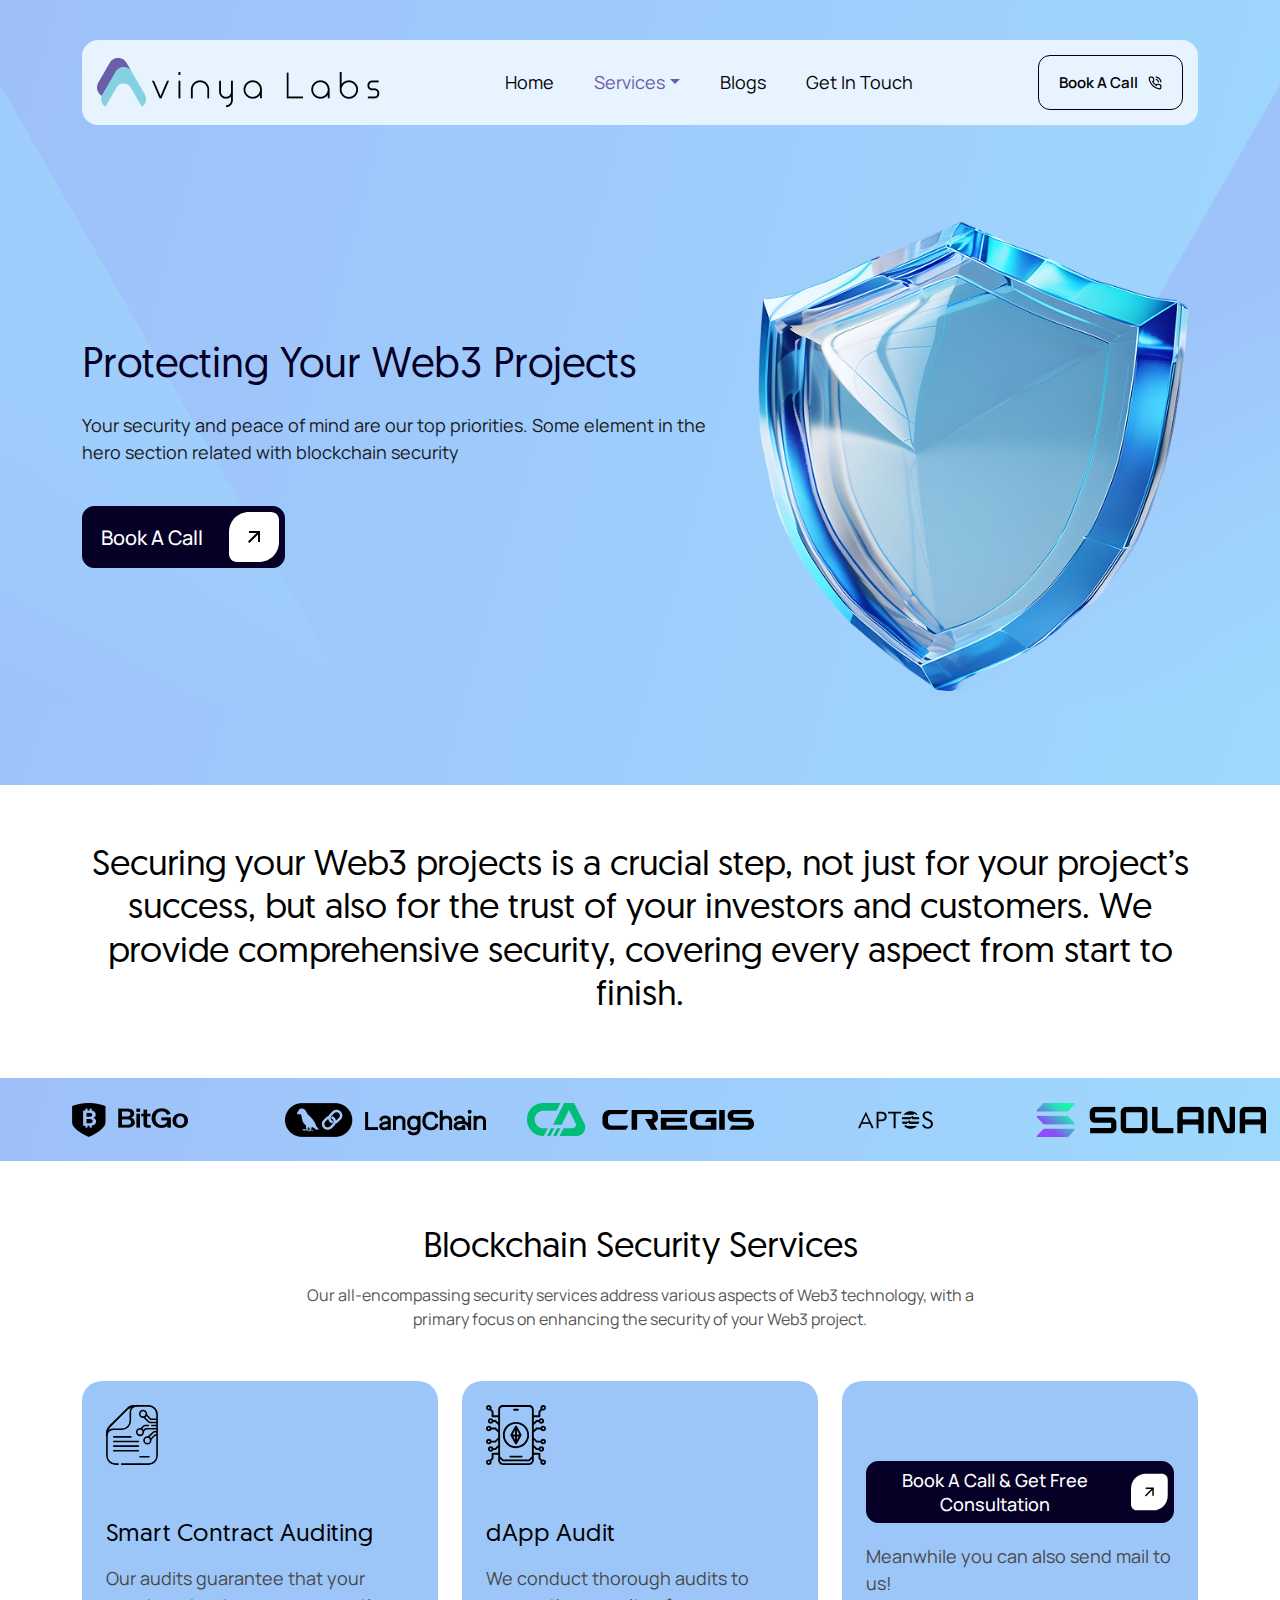
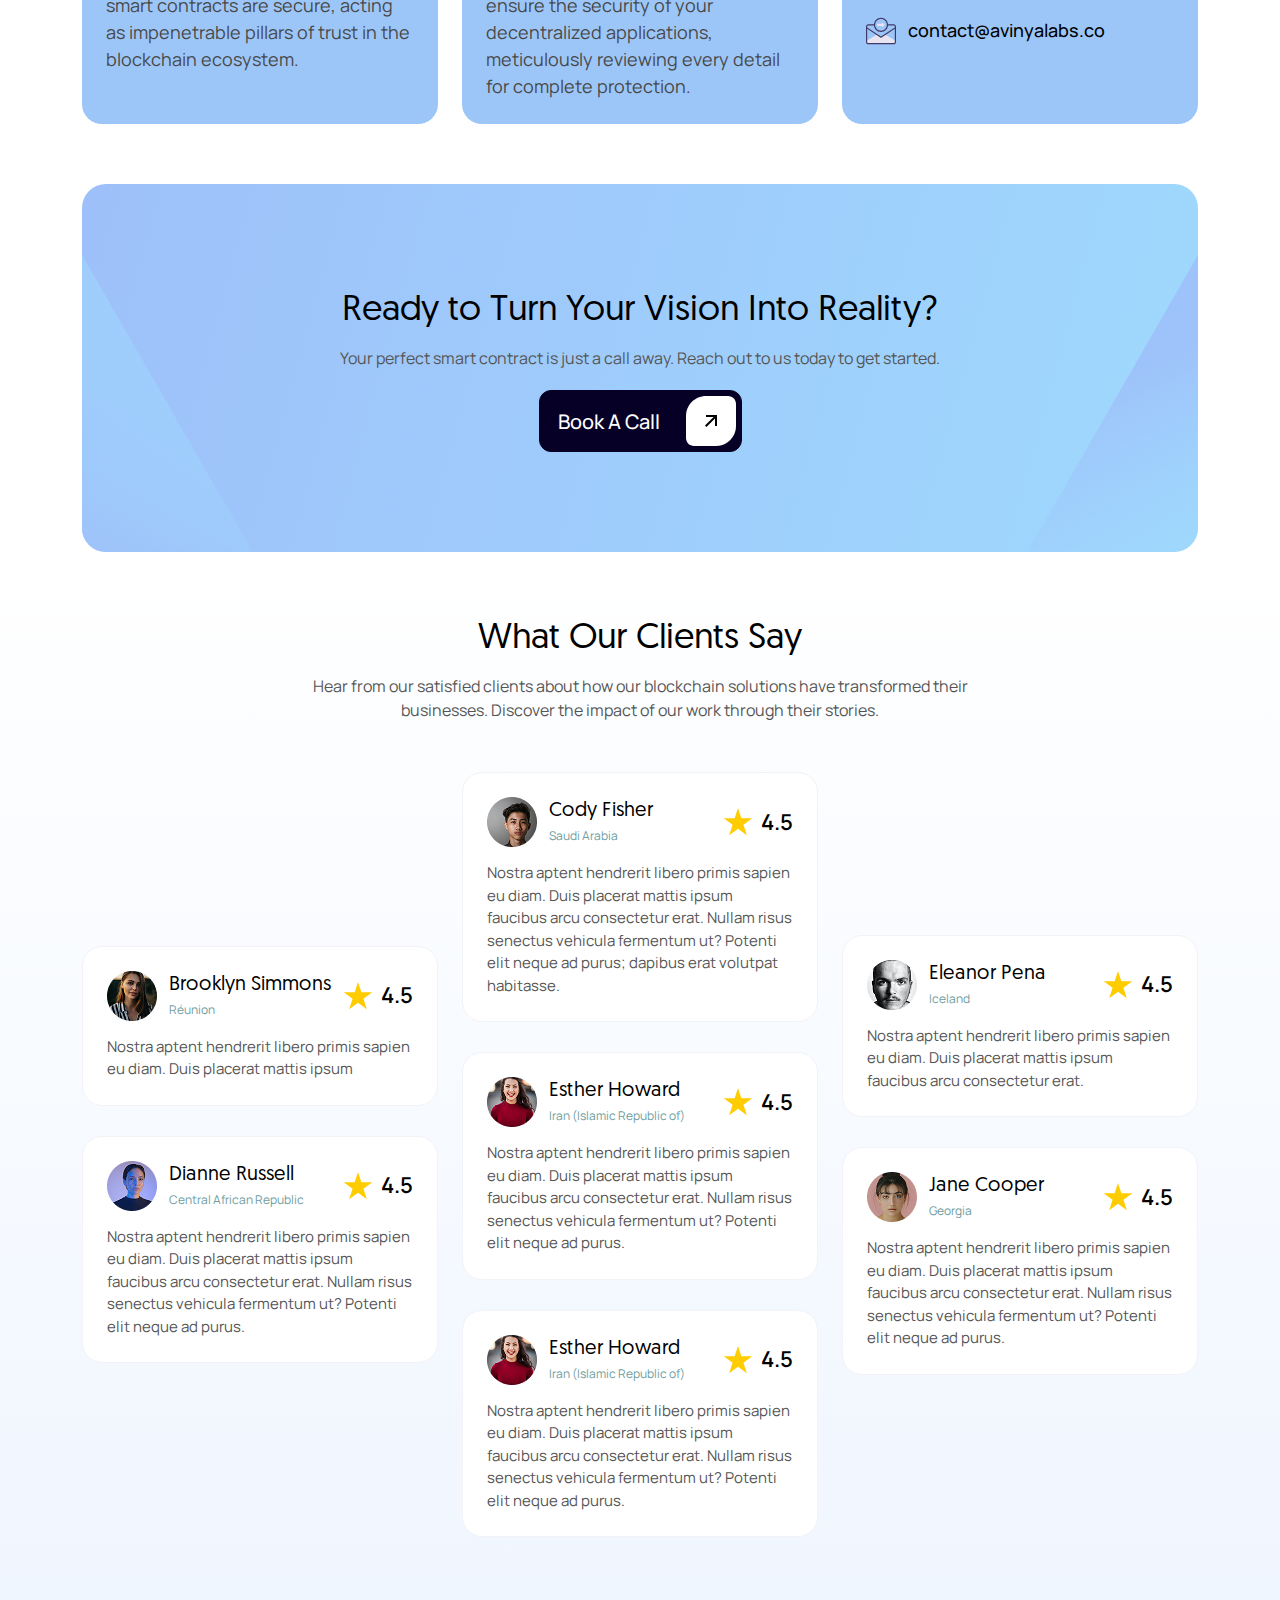
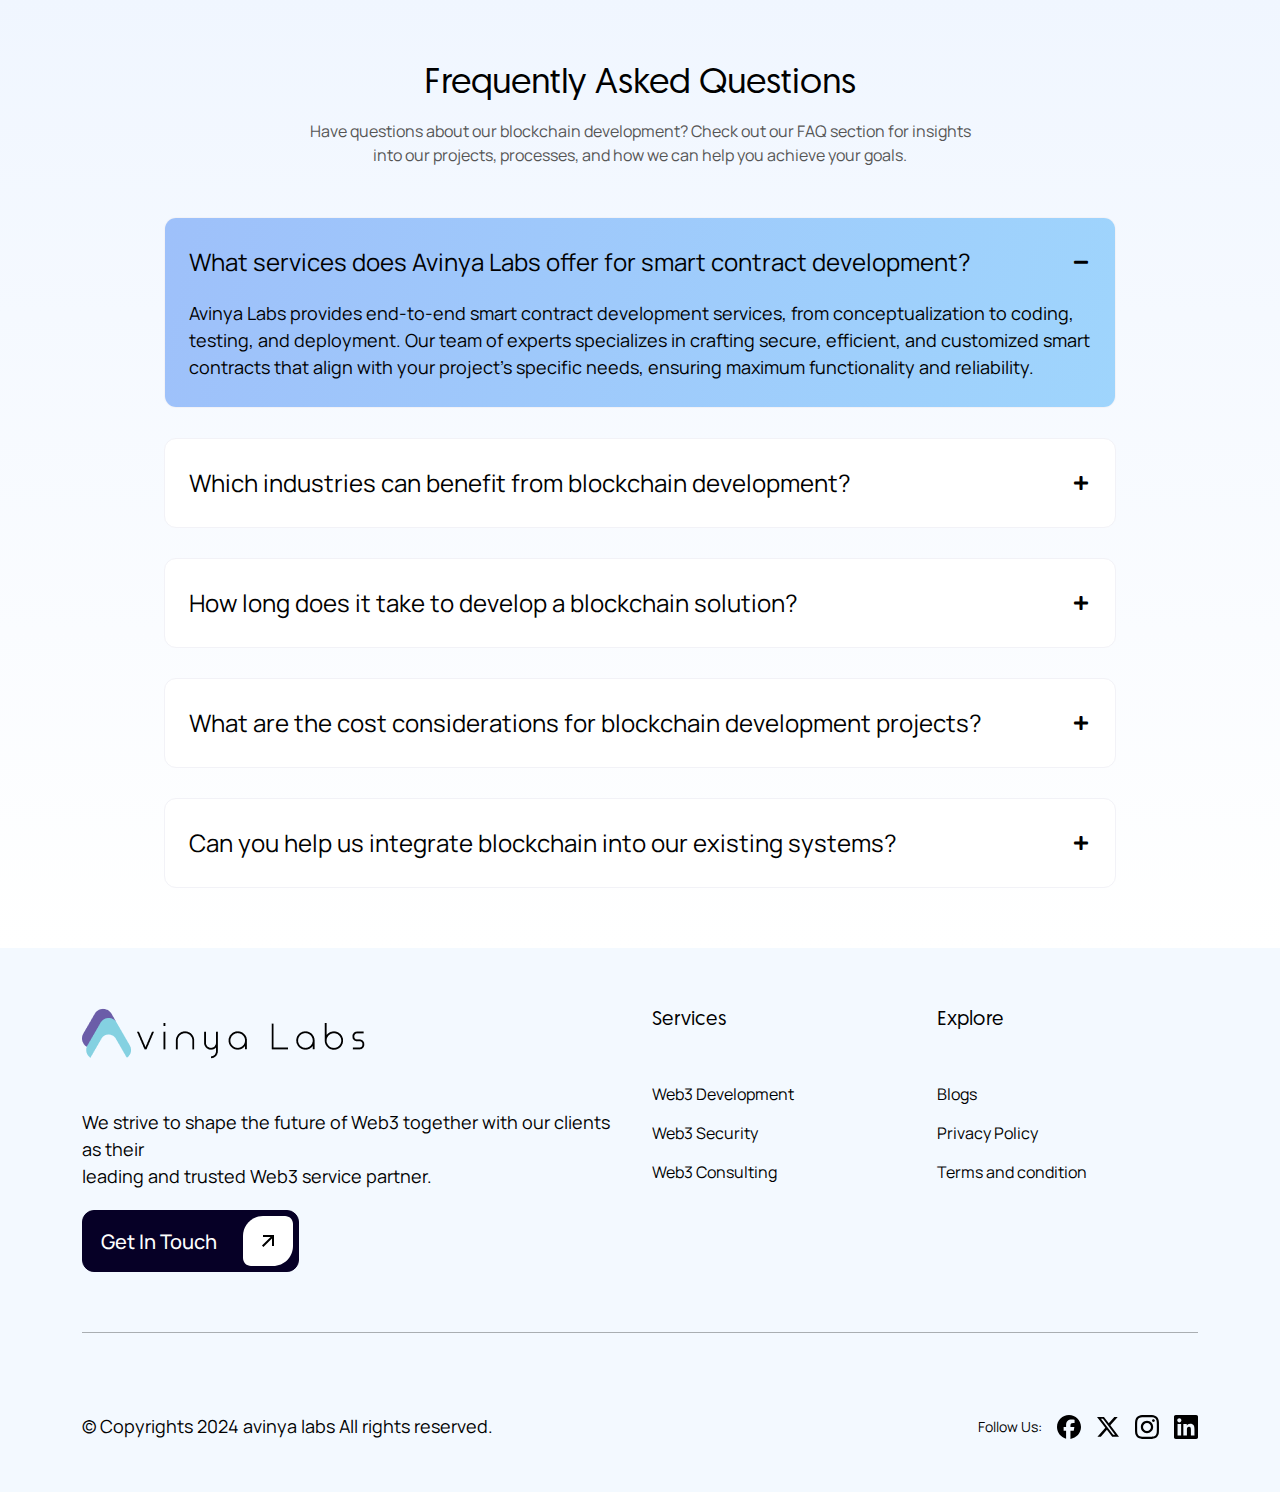
<file: web3-security.html>
<!doctype html>
<html lang="en">
   <head>
      <!-- Required meta tags -->
      <meta charset="utf-8">
      <meta name="viewport" content="width=device-width, initial-scale=1">
      <link rel="icon" type="image/x-icon" href="assets/images/favicon.ico">
      <!-- Bootstrap CSS -->
      <link href="assets/css/bootstrap.min.css" rel="stylesheet">
      <link href="assets/css/style.css" rel="stylesheet">
      <link href="assets/css/responsive.css" rel="stylesheet">
      <link href="assets/css/owl.carousel.min.css" rel="stylesheet">
      <link href="assets/css/widget.css" rel="stylesheet">
      <link href="assets/fontawesome/css/all.min.css" rel="stylesheet">
      <link href="https://fonts.googleapis.com/css2?family=Manrope:wght@200..800&display=swap" rel="stylesheet">
      <title>Avinya Lab</title>
   </head>
   <body>
      <header>
         <div class="container">
            <div class="row">
               <div class="col-12">
                  <div class="header-main d-flex justify-content-between align-items-center">
                     <div class="logo">
                        <a href="index.html">
                           <img src="assets/images/logo.png" alt="">
                        </a>
                     </div>
                     <div class="header-menu">
                        <nav class="navbar navbar-expand-lg">
                           <div class="r-header d-flex justify-content-between align-items-center">
                              <a href="index.html"><img src="assets/images/logo.png" alt=""></a>
                              <div class="r-close">
                                 <svg xmlns="http://www.w3.org/2000/svg" width="25" height="25" viewBox="0 0 24 24" fill="none" stroke="currentColor" stroke-width="2" stroke-linecap="round" stroke-linejoin="round" class="lucide lucide-x"><path d="M18 6 6 18"></path><path d="m6 6 12 12"></path></svg>
                              </div>
                           </div>
                           <div class="collapse navbar-collapse" id="navbarSupportedContent">
                              <ul class="navbar-nav mr-auto">
                                 <li class="nav-item">
                                    <a class="nav-link" href="index.html">Home</a>
                                 </li>
                                 <li class="nav-item dropdown">
                                  <a class="nav-link dropdown-toggle active" href="#" id="navbarDropdown" role="button" data-bs-toggle="dropdown" aria-expanded="false">Services</a>
                                  <ul class="dropdown-menu" aria-labelledby="navbarDropdown">
                                     <li><a class="dropdown-item" href="web3-development.html">Web3 Development</a></li>
                                     <li><a class="dropdown-item active" href="web3-security.html">Web3 Security</a></li>
                                     <li><a class="dropdown-item" href="web3-consulting.html">Web3 Consulting</a></li>
                                  </ul>
                                </li>
                                 <li class="nav-item">
                                    <a class="nav-link" href="blog.html">Blogs</a>
                                 </li>
                                 <li class="nav-item">
                                    <a class="nav-link" href="javascript:void(0);" data-bs-toggle="modal" data-bs-target="#get-in-touch">Get In Touch</a>
                                 </li>
                              </ul>
                           </div>
                           <div class="responsive-btn">
                              <a href="javascript:void(0);" onclick="showCalendly();" class="btn btn-primary w-100">
                              Book A Call<img src="assets/images/icon/phone.svg" alt=""></a>
                           </div>
                        </nav>
                     </div>
                     <div class="h-btn">
                        <div class="d-flex align-items-center gap-15">
                           <button class="navbar-toggler" type="button" data-toggle="collapse" data-target="#navbarSupportedContent" aria-controls="navbarSupportedContent" aria-expanded="false" aria-label="Toggle navigation"><svg xmlns="http://www.w3.org/2000/svg" width="24" height="24" viewBox="0 0 24 24" fill="none" stroke="currentColor" stroke-width="1.5" stroke-linecap="round" stroke-linejoin="round" class="icon icon-tabler icons-tabler-outline icon-tabler-menu-deep"><path stroke="none" d="M0 0h24v24H0z" fill="none"/><path d="M4 6h16" /><path d="M7 12h13" /><path d="M10 18h10" /></svg></button>
                           <a href="javascript:void(0);" onclick="showCalendly();" class="btn btn-primary">Book A Call<img src="assets/images/icon/phone.svg" alt=""></a>
                        </div>
                     </div>
                  </div>
               </div>
            </div>
         </div>
      </header>
      <section class="hero h-100 d-flex align-items-center position-relative">
         <div class="container">
            <div class="row align-items-center">
               <div class="col-lg-7 col-md-7 col-12">
                  <div class="hero-text">
                     <h1>Protecting Your Web3 Projects</h1>
                     <p>Your security and peace of mind are our top priorities. Some element in the hero section related with blockchain security</p>
                     <div class="page-btn">
                        <button onclick="showCalendly();" class="btn btn-primary w-ico">
                           Book A Call
                           <img src="assets/images/icon/arrow.svg" alt="">
                        </button>
                     </div>
                  </div>
               </div>
               <div class="col-lg-5 col-md-5 col-12">
                  <div class="hero-media">
                     <img src="assets/images/web3-security.png" alt="">
                  </div>
               </div>
            </div>
         </div>
         <div class="h-shape">
            <svg width="1920" height="924" viewBox="0 0 1920 924" fill="none" xmlns="http://www.w3.org/2000/svg">
               <path d="M0 0L530 924H0V0Z" fill="url(#paint0_linear_658_50)"/>
               <path d="M1920 0L1390 924H1920V0Z" fill="url(#paint1_linear_658_50)"/>
               <defs>
                  <linearGradient id="paint0_linear_658_50" x1="265" y1="391" x2="9.62497e-06" y2="924" gradientUnits="userSpaceOnUse">
                     <stop stop-color="#9FD8FD" stop-opacity="0.5"/>
                     <stop offset="1" stop-color="#9EC2FA"/>
                  </linearGradient>
                  <linearGradient id="paint1_linear_658_50" x1="1655" y1="391" x2="1920" y2="924" gradientUnits="userSpaceOnUse">
                     <stop stop-color="#9EC2FA"/>
                     <stop offset="1" stop-color="#9FD8FD" stop-opacity="0.5"/>
                  </linearGradient>
               </defs>
            </svg>
         </div>
      </section>
      <section class="text-sec page-paddings">
         <div class="container">
            <div class="row">
               <div class="col-12">
                  <h2 class="text-center">Securing your Web3 projects is a crucial step, not just for your project’s success, but also for the trust of your investors and customers. We provide comprehensive security, covering every aspect from start to finish.</h2>
               </div>
            </div>
         </div>
      </section>
      <section class="partner p-bg">
         <div class="container-fluid">
            <div class="row">
               <div class="col-12">
                  <div class="partner-slide d-flex justify-content-between align-items-center">
                     <div class="p-item text-center">
                        <img src="assets/images/partner/1.png" alt="">
                     </div>
                     <div class="p-item text-center">
                        <img src="assets/images/partner/2.png" alt="">
                     </div>
                     <div class="p-item text-center">
                        <img src="assets/images/partner/3.png" alt="">
                     </div>
                     <div class="p-item text-center">
                        <img src="assets/images/partner/4.png" alt="">
                     </div>
                     <div class="p-item text-center">
                        <img src="assets/images/partner/5.png" alt="">
                     </div>
                     <div class="p-item text-center">
                        <img src="assets/images/partner/6.png" alt="">
                     </div>
                     <div class="p-item text-center">
                        <img src="assets/images/partner/7.png" alt="">
                     </div>
                     <div class="p-item text-center">
                        <img src="assets/images/partner/8.png" alt="">
                     </div>
                     <div class="p-item text-center">
                        <img src="assets/images/partner/9.png" alt="">
                     </div>
                     <div class="p-item text-center">
                        <img src="assets/images/partner/10.png" alt="">
                     </div>
                     <div class="p-item text-center">
                        <img src="assets/images/partner/11.png" alt="">
                     </div>
                     <div class="p-item text-center">
                        <img src="assets/images/partner/12.png" alt="">
                     </div>
                     <div class="p-item text-center">
                        <img src="assets/images/partner/13.png" alt="">
                     </div>
                  </div>
               </div>
            </div>
         </div>
      </section>
      <section class="b-dev-services page-paddings">
         <div class="container">
            <div class="row">
               <div class="col-12">
                  <div class="page-title mb-20 text-center">
                     <h2>Blockchain Security Services</h2>
                     <p>Our all-encompassing security services address various aspects of Web3 technology, with a primary focus on enhancing the security of your Web3 project.</p>
                  </div>
               </div>
            </div>
            <div class="row">
               <div class="col-lg-4 col-12 mt-30">
                  <div class="blue-card h-100">
                     <div class="card-ico mb-55">
                        <img src="assets/images/blockchain-development/icon2.svg" alt="">
                     </div>
                     <h3 class="mb-15 fs-25">Smart Contract Auditing</h3>
                     <p class="fs-18 text-gray">Our audits guarantee that your smart contracts are secure, acting as impenetrable pillars of trust in the blockchain ecosystem.</p>
                  </div>
               </div>
               <div class="col-lg-4 col-12 mt-30">
                  <div class="blue-card h-100">
                     <div class="card-ico mb-55">
                        <img src="assets/images/blockchain-development/icon3.svg" alt="">
                     </div>
                     <h3 class="mb-15 fs-25">dApp Audit</h3>
                     <p class="fs-18 text-gray">We conduct thorough audits to ensure the security of your decentralized applications, meticulously reviewing every detail for complete protection.</p>
                  </div>
               </div>
               <div class="col-lg-4 col-12 mt-30">
                  <div class="blue-card d-flex flex-wrap align-items-center h-100">
                     <div>
                        <div class="page-btn mb-20">
                           <button onclick="showCalendly();" class="btn btn-primary w-ico">
                              Book A Call & Get Free Consultation
                              <svg width="50" height="50" viewBox="0 0 50 50" fill="none" xmlns="http://www.w3.org/2000/svg">
                                 <path d="M0 20C0 8.9543 8.95431 0 20 0H42C46.4183 0 50 3.58172 50 8V30C50 41.0457 41.0457 50 30 50H8C3.58172 50 0 46.4183 0 42V20Z" fill="white"></path>
                                 <path d="M29.0032 22.4142L20.3966 31.0208L18.9824 29.6066L27.589 21H20.0032V19H31.0032V30H29.0032V22.4142Z" fill="black"></path>
                              </svg>
                           </button>
                        </div>
                        <p class="fs-18 text-gray mb-20">Meanwhile you can also send mail to us!</p>
                        <div class="d-mail d-flex align-items-center gap-12">
                           <svg width="30" height="28" viewBox="0 0 30 28" fill="none" xmlns="http://www.w3.org/2000/svg"><path d="M18.8241 7.82254L15.8824 5.46924V6.64592H11.1758V8.99922H15.8824V10.1759L18.8241 7.82254Z" fill="#E8E5F1"/><path d="M15 20.1776L11.0046 17.5684L0.585938 23.7075V24.8842C0.585938 25.8591 1.37602 26.6492 2.3509 26.6492H27.649C28.624 26.6492 29.4141 25.859 29.4141 24.8842V23.7075L18.9954 17.5684L15 20.1776Z" fill="#E8E5F1"/><path d="M27.6491 7.2367H22.0331C21.7342 3.6183 18.6943 0.765137 15 0.765137C11.3057 0.765137 8.26576 3.6183 7.96693 7.2367H2.3509C1.05463 7.2367 0 8.29133 0 9.58766V24.8842C0 26.1805 1.05463 27.2351 2.3509 27.2351H27.6491C28.9454 27.2351 30 26.1805 30 24.8842V9.58766C30 8.29133 28.9454 7.2367 27.6491 7.2367ZM15 1.93701C18.2454 1.93701 20.8857 4.5773 20.8857 7.82269C20.8857 11.0681 18.2454 13.7084 15 13.7084C11.7546 13.7084 9.11432 11.068 9.11432 7.82269C9.11432 4.57736 11.7546 1.93701 15 1.93701ZM2.3509 8.40857H7.96693C8.26582 12.027 11.3057 14.8802 15 14.8802C18.6943 14.8802 21.7342 12.027 22.0331 8.40857H27.6491C28.2993 8.40857 28.8281 8.9375 28.8281 9.5876V10.4471L15 19.4778L1.17188 10.4472V9.58766C1.17188 8.9375 1.70074 8.40857 2.3509 8.40857ZM27.6491 26.0632H2.3509C1.70074 26.0632 1.17188 25.5343 1.17188 24.8842V11.8468L14.6796 20.6682C14.8743 20.7953 15.1257 20.7953 15.3204 20.6682L28.8281 11.8468V24.8842C28.8281 25.5344 28.2993 26.0632 27.6491 26.0632Z" fill="#403868"/></svg><a href="mailto:contact@avinyalabs.co">contact@avinyalabs.co</a>
                        </div>
                     </div>
                  </div>
               </div>
            </div>
         </div>
      </section>
      <section class="book-call-area">
         <div class="container">
            <div class="row">
               <div class="col-12">
                  <div class="b-call-main text-center">
                     <div class="page-title mb-20">
                        <h2>Ready to Turn Your Vision Into Reality?</h2>
                        <p>Your perfect smart contract is just a call away. Reach out to us today to get started.</p>
                     </div>
                     <div class="page-btn">
                        <button onclick="showCalendly();" class="btn btn-primary w-ico m-auto">
                           Book A Call
                           <img src="assets/images/icon/arrow.svg" alt="">
                        </button>
                     </div>
                     <div class="b-shape">
                        <svg width="100%" height="100%" viewBox="0 0 1440 383" fill="none" xmlns="http://www.w3.org/2000/svg">
                           <path d="M0 0L220 383H0V0Z" fill="url(#paint0_linear_660_51)"/>
                           <path d="M1440 0L1220 383H1440V0Z" fill="url(#paint1_linear_660_51)"/>
                           <defs>
                              <linearGradient id="paint0_linear_660_51" x1="110" y1="162.07" x2="0.251614" y2="383.125" gradientUnits="userSpaceOnUse">
                                 <stop stop-color="#9FD8FD" stop-opacity="0.5"/>
                                 <stop offset="1" stop-color="#9EC2FA"/>
                              </linearGradient>
                              <linearGradient id="paint1_linear_660_51" x1="1330" y1="162.07" x2="1439.75" y2="383.125" gradientUnits="userSpaceOnUse">
                                 <stop stop-color="#9EC2FA"/>
                                 <stop offset="1" stop-color="#9FD8FD" stop-opacity="0.5"/>
                              </linearGradient>
                           </defs>
                        </svg>
                     </div>
                  </div>
               </div>
            </div>
         </div>
      </section>
      <section class="testimonial-area page-paddings">
         <div class="container">
            <div class="row">
               <div class="col-12">
                  <div class="page-title text-center mb-20">
                     <h2>What Our Clients Say</h2>
                     <p>Hear from our satisfied clients about how our blockchain solutions have transformed their businesses. Discover the impact of our work through their stories.</p>
                  </div>
               </div>
            </div>
            <div class="row align-items-center">
               <div class="col-lg-4 col-12">
                  <div class="testimonial-card mt-30">
                     <div class="t-author d-flex justify-content-between align-items-center">
                        <div class="author-left d-flex align-items-center gap-12">
                           <div class="author-img">
                              <img src="assets/images/testimonial/1.png" alt="">
                           </div>
                           <div class="author-text">
                              <h3>Brooklyn Simmons</h3>
                              <p>Réunion</p>
                           </div>
                        </div>
                        <div class="t-review d-flex align-items-center gap-8">
                           <svg width="30" height="28" viewBox="0 0 30 28" fill="none" xmlns="http://www.w3.org/2000/svg">
                              <path d="M15 0L18.3677 10.3647H29.2658L20.4491 16.7705L23.8168 27.1353L15 20.7295L6.18322 27.1353L9.55093 16.7705L0.734152 10.3647H11.6323L15 0Z" fill="#FFCC00"/>
                           </svg>
                           4.5                    
                        </div>
                     </div>
                     <p>Nostra aptent hendrerit libero primis sapien eu diam. Duis placerat mattis ipsum</p>
                  </div>
                  <div class="testimonial-card mt-30">
                     <div class="t-author d-flex justify-content-between align-items-center">
                        <div class="author-left d-flex align-items-center gap-12">
                           <div class="author-img">
                              <img src="assets/images/testimonial/2.png" alt="">
                           </div>
                           <div class="author-text">
                              <h3>Dianne Russell</h3>
                              <p>Central African Republic</p>
                           </div>
                        </div>
                        <div class="t-review d-flex align-items-center gap-8">
                           <svg width="30" height="28" viewBox="0 0 30 28" fill="none" xmlns="http://www.w3.org/2000/svg">
                              <path d="M15 0L18.3677 10.3647H29.2658L20.4491 16.7705L23.8168 27.1353L15 20.7295L6.18322 27.1353L9.55093 16.7705L0.734152 10.3647H11.6323L15 0Z" fill="#FFCC00"/>
                           </svg>
                           4.5                    
                        </div>
                     </div>
                     <p>Nostra aptent hendrerit libero primis sapien eu diam. Duis placerat mattis ipsum faucibus arcu consectetur erat. Nullam risus senectus vehicula fermentum ut? Potenti elit neque ad purus.</p>
                  </div>
               </div>
               <div class="col-lg-4 col-12">
                  <div class="testimonial-card mt-30">
                     <div class="t-author d-flex justify-content-between align-items-center">
                        <div class="author-left d-flex align-items-center gap-12">
                           <div class="author-img">
                              <img src="assets/images/testimonial/3.png" alt="">
                           </div>
                           <div class="author-text">
                              <h3>Cody Fisher</h3>
                              <p>Saudi Arabia</p>
                           </div>
                        </div>
                        <div class="t-review d-flex align-items-center gap-8">
                           <svg width="30" height="28" viewBox="0 0 30 28" fill="none" xmlns="http://www.w3.org/2000/svg">
                              <path d="M15 0L18.3677 10.3647H29.2658L20.4491 16.7705L23.8168 27.1353L15 20.7295L6.18322 27.1353L9.55093 16.7705L0.734152 10.3647H11.6323L15 0Z" fill="#FFCC00"/>
                           </svg>
                           4.5                    
                        </div>
                     </div>
                     <p>Nostra aptent hendrerit libero primis sapien eu diam. Duis placerat mattis ipsum faucibus arcu consectetur erat. Nullam risus senectus vehicula fermentum ut? Potenti elit neque ad purus; dapibus erat volutpat habitasse.</p>
                  </div>
                  <div class="testimonial-card mt-30">
                     <div class="t-author d-flex justify-content-between align-items-center">
                        <div class="author-left d-flex align-items-center gap-12">
                           <div class="author-img">
                              <img src="assets/images/testimonial/4.png" alt="">
                           </div>
                           <div class="author-text">
                              <h3>Esther Howard</h3>
                              <p>Iran (Islamic Republic of)</p>
                           </div>
                        </div>
                        <div class="t-review d-flex align-items-center gap-8">
                           <svg width="30" height="28" viewBox="0 0 30 28" fill="none" xmlns="http://www.w3.org/2000/svg">
                              <path d="M15 0L18.3677 10.3647H29.2658L20.4491 16.7705L23.8168 27.1353L15 20.7295L6.18322 27.1353L9.55093 16.7705L0.734152 10.3647H11.6323L15 0Z" fill="#FFCC00"/>
                           </svg>
                           4.5                    
                        </div>
                     </div>
                     <p>Nostra aptent hendrerit libero primis sapien eu diam. Duis placerat mattis ipsum faucibus arcu consectetur erat. Nullam risus senectus vehicula fermentum ut? Potenti elit neque ad purus.</p>
                  </div>
                  <div class="testimonial-card mt-30">
                     <div class="t-author d-flex justify-content-between align-items-center">
                        <div class="author-left d-flex align-items-center gap-12">
                           <div class="author-img">
                              <img src="assets/images/testimonial/4.png" alt="">
                           </div>
                           <div class="author-text">
                              <h3>Esther Howard</h3>
                              <p>Iran (Islamic Republic of)</p>
                           </div>
                        </div>
                        <div class="t-review d-flex align-items-center gap-8">
                           <svg width="30" height="28" viewBox="0 0 30 28" fill="none" xmlns="http://www.w3.org/2000/svg">
                              <path d="M15 0L18.3677 10.3647H29.2658L20.4491 16.7705L23.8168 27.1353L15 20.7295L6.18322 27.1353L9.55093 16.7705L0.734152 10.3647H11.6323L15 0Z" fill="#FFCC00"/>
                           </svg>
                           4.5                    
                        </div>
                     </div>
                     <p>Nostra aptent hendrerit libero primis sapien eu diam. Duis placerat mattis ipsum faucibus arcu consectetur erat. Nullam risus senectus vehicula fermentum ut? Potenti elit neque ad purus.</p>
                  </div>
               </div>
               <div class="col-lg-4 col-12">
                  <div class="testimonial-card mt-30">
                     <div class="t-author d-flex justify-content-between align-items-center">
                        <div class="author-left d-flex align-items-center gap-12">
                           <div class="author-img">
                              <img src="assets/images/testimonial/5.png" alt="">
                           </div>
                           <div class="author-text">
                              <h3>Eleanor Pena</h3>
                              <p>Iceland</p>
                           </div>
                        </div>
                        <div class="t-review d-flex align-items-center gap-8">
                           <svg width="30" height="28" viewBox="0 0 30 28" fill="none" xmlns="http://www.w3.org/2000/svg">
                              <path d="M15 0L18.3677 10.3647H29.2658L20.4491 16.7705L23.8168 27.1353L15 20.7295L6.18322 27.1353L9.55093 16.7705L0.734152 10.3647H11.6323L15 0Z" fill="#FFCC00"/>
                           </svg>
                           4.5                    
                        </div>
                     </div>
                     <p>Nostra aptent hendrerit libero primis sapien eu diam. Duis placerat mattis ipsum faucibus arcu consectetur erat.</p>
                  </div>
                  <div class="testimonial-card mt-30">
                     <div class="t-author d-flex justify-content-between align-items-center">
                        <div class="author-left d-flex align-items-center gap-12">
                           <div class="author-img">
                              <img src="assets/images/testimonial/6.png" alt="">
                           </div>
                           <div class="author-text">
                              <h3>Jane Cooper</h3>
                              <p>Georgia</p>
                           </div>
                        </div>
                        <div class="t-review d-flex align-items-center gap-8">
                           <svg width="30" height="28" viewBox="0 0 30 28" fill="none" xmlns="http://www.w3.org/2000/svg">
                              <path d="M15 0L18.3677 10.3647H29.2658L20.4491 16.7705L23.8168 27.1353L15 20.7295L6.18322 27.1353L9.55093 16.7705L0.734152 10.3647H11.6323L15 0Z" fill="#FFCC00"/>
                           </svg>
                           4.5                    
                        </div>
                     </div>
                     <p>Nostra aptent hendrerit libero primis sapien eu diam. Duis placerat mattis ipsum faucibus arcu consectetur erat. Nullam risus senectus vehicula fermentum ut? Potenti elit neque ad purus.</p>
                  </div>
               </div>
            </div>
         </div>
      </section>
      <section class="faq-area page-paddings">
         <div class="container">
            <div class="row">
               <div class="col-12">
                  <div class="page-title mb-20 text-center">
                     <h2>Frequently Asked Questions </h2>
                     <p>Have questions about our blockchain development? Check out our FAQ section for insights into our projects, processes, and how we can help you achieve your goals.</p>
                  </div>
               </div>
            </div>
            <div class="row">
               <div class="col-12">
                  <div class="faq-box">
                     <div class="faq-box-list">
                        <a class="active" href="JavaScript:Void(0)">What services does Avinya Labs offer for smart contract development?  <i class="fas fa-plus fa-fw"></i></a>
                        <div class="content" style="display: block;">
                           <p>Avinya Labs provides end-to-end smart contract development services, from conceptualization to coding, testing, and deployment. Our team of experts specializes in crafting secure, efficient, and customized smart contracts that align with your project's specific needs, ensuring maximum functionality and reliability.</p>
                        </div>
                     </div>
                     <div class="faq-box-list">
                        <a class="" href="JavaScript:Void(0)">Which industries can benefit from blockchain development?  <i class="fas fa-plus fa-fw"></i></a>
                        <div class="content" style="display: none;">
                           <p>Blockchain technology can transform industries such as finance, retail, energy, government, logistics, and more. It enhances transparency, security, and efficiency across a wide range of applications.</p>
                        </div>
                     </div>
                     <div class="faq-box-list">
                        <a class="" href="JavaScript:Void(0)">How long does it take to develop a blockchain solution?  <i class="fas fa-plus fa-fw"></i></a>
                        <div class="content" style="display: none;">
                           <p>The development timeline for a blockchain solution varies based on the project’s complexity. We collaborate closely with you to establish clear timelines, ensuring prompt delivery without compromising on quality.</p>
                        </div>
                     </div>
                     <div class="faq-box-list">
                        <a class="" href="JavaScript:Void(0)">What are the cost considerations for blockchain development projects? <i class="fas fa-plus fa-fw"></i></a>
                        <div class="content" style="display: none;">
                           <p>The cost of blockchain development projects depends on factors such as complexity, features, and integration needs. We offer transparent pricing and work with you to establish a budget that aligns with your project objectives. Our focus is to deliver cost-effective solutions that maintain high quality, ensuring your investment in blockchain technology provides maximum value.</p>
                        </div>
                     </div>
                     <div class="faq-box-list">
                        <a class="" href="JavaScript:Void(0)">Can you help us integrate blockchain into our existing systems? <i class="fas fa-plus fa-fw"></i></a>
                        <div class="content" style="display: none;">
                           <p>Absolutely, we specialize in blockchain integration. Our team collaborates with you to evaluate your current systems and create a smooth integration strategy. Whether it's connecting blockchain with your existing applications, databases, or external partners, we ensure a seamless transition. Our aim is to optimize blockchain’s benefits while minimizing disruption to your existing workflows.</p>
                        </div>
                     </div>
                  </div>
               </div>
            </div>
         </div>
      </section>
      <footer>
         <div class="container">
            <div class="footer-top page-paddings">
               <div class="row">
                  <div class="col-lg-6 col-md-4 col-12">
                     <div class="footer-left">
                        <div class="f-logo mb-50">
                           <a href="index.html">
                           <img src="assets/images/logo.png" alt="">
                           </a>
                        </div>
                        <p class="fs-18 mb-20">We strive to shape the future of Web3 together with our clients as their <br>leading and trusted Web3 service partner.</p>
                        <div class="page-btn">
                           <button class="btn btn-primary w-ico" data-bs-toggle="modal" data-bs-target="#get-in-touch">Get In Touch<img src="assets/images/icon/arrow.svg" alt=""></button>
                        </div>
                     </div>
                  </div>
                  <div class="col-lg-3 col-md-4 col-12">
                     <div class="footer-item">
                        <h2>Services</h2>
                        <ul>
                           <li><a href="web3-development.html">Web3 Development</a></li>
                           <li><a href="web3-security.html">Web3 Security</a></li>
                           <li><a href="web3-consulting.html">Web3 Consulting</a></li>
                        </ul>
                     </div>
                  </div>
                  <div class="col-lg-3 col-md-4 col-12">
                     <div class="footer-item">
                        <h2>Explore</h2>
                        <ul>
                           <li><a href="blog.html">Blogs</a></li>
                           <li><a href="privacy.html">Privacy Policy</a></li>
                           <li><a href="terms.html">Terms and condition</a></li>
                        </ul>
                     </div>
                  </div>
               </div>
            </div>
            <div class="row">
               <div class="col-12">
                  <div class="footer-copyright d-flex justify-content-between align-items-center">
                     <p class="fs-18">© Copyrights 2024 avinya labs All rights reserved.</p>
                     <div class="footer-social d-flex align-items-center">
                        <span>Follow Us:</span>
                        <div class="s-icon d-flex align-items-center">
                           <a href="https://www.facebook.com/" target="_blank">
                              <svg width="24" height="24" viewBox="0 0 24 24" fill="none" xmlns="http://www.w3.org/2000/svg">
                                 <path d="M12 0C5.37264 0 0 5.37264 0 12C0 17.6275 3.87456 22.3498 9.10128 23.6467V15.6672H6.62688V12H9.10128V10.4198C9.10128 6.33552 10.9498 4.4424 14.9597 4.4424C15.72 4.4424 17.0318 4.59168 17.5685 4.74048V8.06448C17.2853 8.03472 16.7933 8.01984 16.1822 8.01984C14.2147 8.01984 13.4544 8.76528 13.4544 10.703V12H17.3741L16.7006 15.6672H13.4544V23.9122C19.3963 23.1946 24.0005 18.1354 24.0005 12C24 5.37264 18.6274 0 12 0Z" fill="black"/>
                              </svg>
                           </a>
                           <a href="https://x.com/" target="_blank">
                              <svg width="24" height="24" viewBox="0 0 24 24" fill="none" xmlns="http://www.w3.org/2000/svg">
                                 <path d="M18.3263 1.90381H21.6998L14.3297 10.3273L23 21.7898H16.2112L10.894 14.8378L4.80995 21.7898H1.43443L9.31743 12.7799L1 1.90381H7.96111L12.7674 8.25814L18.3263 1.90381ZM17.1423 19.7706H19.0116L6.94539 3.81694H4.93946L17.1423 19.7706Z" fill="black"/>
                              </svg>
                           </a>
                           <a href="https://www.instagram.com/" target="_blank">
                              <svg width="24" height="24" viewBox="0 0 24 24" fill="none" xmlns="http://www.w3.org/2000/svg">
                                 <g clip-path="url(#clip0_604_363)">
                                    <path d="M12 2.16094C15.2063 2.16094 15.5859 2.175 16.8469 2.23125C18.0188 2.28281 18.6516 2.47969 19.0734 2.64375C19.6313 2.85938 20.0344 3.12188 20.4516 3.53906C20.8734 3.96094 21.1313 4.35938 21.3469 4.91719C21.5109 5.33906 21.7078 5.97656 21.7594 7.14375C21.8156 8.40937 21.8297 8.78906 21.8297 11.9906C21.8297 15.1969 21.8156 15.5766 21.7594 16.8375C21.7078 18.0094 21.5109 18.6422 21.3469 19.0641C21.1313 19.6219 20.8687 20.025 20.4516 20.4422C20.0297 20.8641 19.6313 21.1219 19.0734 21.3375C18.6516 21.5016 18.0141 21.6984 16.8469 21.75C15.5813 21.8062 15.2016 21.8203 12 21.8203C8.79375 21.8203 8.41406 21.8062 7.15313 21.75C5.98125 21.6984 5.34844 21.5016 4.92656 21.3375C4.36875 21.1219 3.96563 20.8594 3.54844 20.4422C3.12656 20.0203 2.86875 19.6219 2.65313 19.0641C2.48906 18.6422 2.29219 18.0047 2.24063 16.8375C2.18438 15.5719 2.17031 15.1922 2.17031 11.9906C2.17031 8.78438 2.18438 8.40469 2.24063 7.14375C2.29219 5.97187 2.48906 5.33906 2.65313 4.91719C2.86875 4.35938 3.13125 3.95625 3.54844 3.53906C3.97031 3.11719 4.36875 2.85938 4.92656 2.64375C5.34844 2.47969 5.98594 2.28281 7.15313 2.23125C8.41406 2.175 8.79375 2.16094 12 2.16094ZM12 0C8.74219 0 8.33438 0.0140625 7.05469 0.0703125C5.77969 0.126563 4.90313 0.332812 4.14375 0.628125C3.35156 0.9375 2.68125 1.34531 2.01563 2.01562C1.34531 2.68125 0.9375 3.35156 0.628125 4.13906C0.332812 4.90313 0.126563 5.775 0.0703125 7.05C0.0140625 8.33437 0 8.74219 0 12C0 15.2578 0.0140625 15.6656 0.0703125 16.9453C0.126563 18.2203 0.332812 19.0969 0.628125 19.8563C0.9375 20.6484 1.34531 21.3188 2.01563 21.9844C2.68125 22.65 3.35156 23.0625 4.13906 23.3672C4.90313 23.6625 5.775 23.8687 7.05 23.925C8.32969 23.9812 8.7375 23.9953 11.9953 23.9953C15.2531 23.9953 15.6609 23.9812 16.9406 23.925C18.2156 23.8687 19.0922 23.6625 19.8516 23.3672C20.6391 23.0625 21.3094 22.65 21.975 21.9844C22.6406 21.3188 23.0531 20.6484 23.3578 19.8609C23.6531 19.0969 23.8594 18.225 23.9156 16.95C23.9719 15.6703 23.9859 15.2625 23.9859 12.0047C23.9859 8.74688 23.9719 8.33906 23.9156 7.05938C23.8594 5.78438 23.6531 4.90781 23.3578 4.14844C23.0625 3.35156 22.6547 2.68125 21.9844 2.01562C21.3188 1.35 20.6484 0.9375 19.8609 0.632812C19.0969 0.3375 18.225 0.13125 16.95 0.075C15.6656 0.0140625 15.2578 0 12 0Z" fill="black"/>
                                    <path d="M12 5.83594C8.59688 5.83594 5.83594 8.59688 5.83594 12C5.83594 15.4031 8.59688 18.1641 12 18.1641C15.4031 18.1641 18.1641 15.4031 18.1641 12C18.1641 8.59688 15.4031 5.83594 12 5.83594ZM12 15.9984C9.79219 15.9984 8.00156 14.2078 8.00156 12C8.00156 9.79219 9.79219 8.00156 12 8.00156C14.2078 8.00156 15.9984 9.79219 15.9984 12C15.9984 14.2078 14.2078 15.9984 12 15.9984Z" fill="black"/>
                                    <path d="M19.8469 5.59238C19.8469 6.38926 19.2 7.03145 18.4078 7.03145C17.6109 7.03145 16.9688 6.38457 16.9688 5.59238C16.9688 4.79551 17.6156 4.15332 18.4078 4.15332C19.2 4.15332 19.8469 4.8002 19.8469 5.59238Z" fill="black"/>
                                 </g>
                                 <defs>
                                    <clipPath id="clip0_604_363">
                                       <rect width="24" height="24" fill="white"/>
                                    </clipPath>
                                 </defs>
                              </svg>
                           </a>
                           <a href="https://www.linkedin.com/" target="_blank">
                              <svg width="24" height="24" viewBox="0 0 24 24" fill="none" xmlns="http://www.w3.org/2000/svg">
                                 <g clip-path="url(#clip0_604_364)">
                                    <path d="M22.2234 0H1.77187C0.792187 0 0 0.773438 0 1.72969V22.2656C0 23.2219 0.792187 24 1.77187 24H22.2234C23.2031 24 24 23.2219 24 22.2703V1.72969C24 0.773438 23.2031 0 22.2234 0ZM7.12031 20.4516H3.55781V8.99531H7.12031V20.4516ZM5.33906 7.43438C4.19531 7.43438 3.27188 6.51094 3.27188 5.37187C3.27188 4.23281 4.19531 3.30937 5.33906 3.30937C6.47813 3.30937 7.40156 4.23281 7.40156 5.37187C7.40156 6.50625 6.47813 7.43438 5.33906 7.43438ZM20.4516 20.4516H16.8937V14.8828C16.8937 13.5562 16.8703 11.8453 15.0422 11.8453C13.1906 11.8453 12.9094 13.2937 12.9094 14.7891V20.4516H9.35625V8.99531H12.7687V10.5609H12.8156C13.2891 9.66094 14.4516 8.70938 16.1813 8.70938C19.7859 8.70938 20.4516 11.0813 20.4516 14.1656V20.4516Z" fill="black"/>
                                 </g>
                                 <defs>
                                    <clipPath id="clip0_604_364">
                                       <rect width="24" height="24" fill="white"/>
                                    </clipPath>
                                 </defs>
                              </svg>
                           </a>
                        </div>
                     </div>
                  </div>
               </div>
            </div>
         </div>
      </footer>
      <!-- Modal -->
      <div class="modal fade" id="get-in-touch" data-bs-backdrop="static" data-bs-keyboard="false" tabindex="-1" aria-labelledby="staticBackdropLabel" aria-hidden="true">
        <div class="modal-dialog modal-dialog-centered">
          <div class="modal-content">
            <div class="modal-header">
              <h5 class="modal-title" id="exampleModalLabel">Get In Touch</h5>
              <button type="button" class="btn-close" data-bs-dismiss="modal" aria-label="Close"></button>
            </div>
            <div class="modal-body">
              <div class="custom-popup">
                 <div class="contact-form">
                    <form>
                       <div class="form-group mb-15">
                           <label>Name</label>
                          <input class="form-control" type="" name="">
                       </div>
                       <div class="form-group mb-15">
                           <label>Email</label>
                          <input class="form-control" type="" name="">
                       </div>
                       <div class="form-group mb-15">
                           <label>Phone Number</label>
                          <input class="form-control" type="" name="">
                       </div>
                       <div class="form-group mb-15">
                           <label>Message</label>
                          <textarea class="form-control" rows="3"></textarea>
                       </div>
                       <div class="g-recaptcha mb-15" data-sitekey="6Lel4Z4UAAAAAOa8LO1Q9mqKRUiMYl_00o5mXJrR"></div>
                       <div class="page-btn">
                          <button class="btn btn-primary">Submit</button>
                       </div>
                    </form>
                 </div>
              </div>
            </div>
          </div>
        </div>
      </div>
      <script src="assets/js/jquery.min.js"></script>
      <script src="assets/js/bootstrap.bundle.min.js"></script>
      <script src="assets/js/owl.carousel.min.js"></script>
      <script src="assets/js/widget.js" type="text/javascript"></script>
      <script src="https://www.google.com/recaptcha/api.js" async defer></script>
      <script src="assets/js/custom.js"></script>
   </body>
</html>
</file>
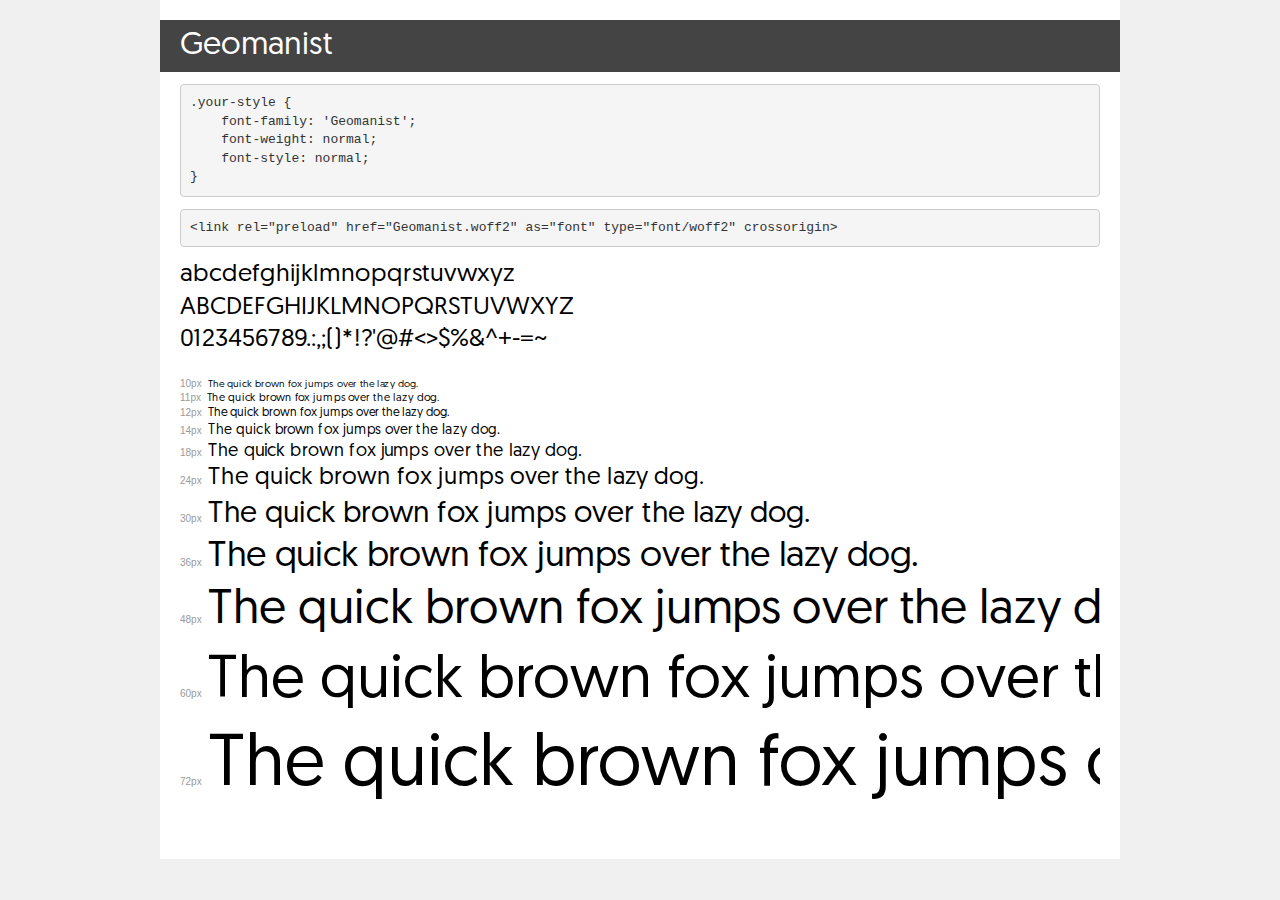
<file: assets/fonts/demo.html>
<!DOCTYPE html>
<html lang="en">
<head>
    <meta charset="utf-8">
    <meta http-equiv="X-UA-Compatible" content="IE=edge">
    <meta name="viewport" content="width=device-width, initial-scale=1">
    <meta name="robots" content="noindex, noarchive">
    <meta name="format-detection" content="telephone=no">
    <title>Transfonter demo</title>
    <link href="stylesheet.css" rel="stylesheet">
    <style>
        /*
        http://meyerweb.com/eric/tools/css/reset/
        v2.0 | 20110126
        License: none (public domain)
        */
        html, body, div, span, applet, object, iframe,
        h1, h2, h3, h4, h5, h6, p, blockquote, pre,
        a, abbr, acronym, address, big, cite, code,
        del, dfn, em, img, ins, kbd, q, s, samp,
        small, strike, strong, sub, sup, tt, var,
        b, u, i, center,
        dl, dt, dd, ol, ul, li,
        fieldset, form, label, legend,
        table, caption, tbody, tfoot, thead, tr, th, td,
        article, aside, canvas, details, embed,
        figure, figcaption, footer, header, hgroup,
        menu, nav, output, ruby, section, summary,
        time, mark, audio, video {
            margin: 0;
            padding: 0;
            border: 0;
            font-size: 100%;
            font: inherit;
            vertical-align: baseline;
        }
        /* HTML5 display-role reset for older browsers */
        article, aside, details, figcaption, figure,
        footer, header, hgroup, menu, nav, section {
            display: block;
        }
        body {
            line-height: 1;
        }
        ol, ul {
            list-style: none;
        }
        blockquote, q {
            quotes: none;
        }
        blockquote:before, blockquote:after,
        q:before, q:after {
            content: '';
            content: none;
        }
        table {
            border-collapse: collapse;
            border-spacing: 0;
        }
        /* demo styles */
        body {
            background: #f0f0f0;
            color: #000;
        }
        .page {
            background: #fff;
            width: 920px;
            margin: 0 auto;
            padding: 20px 20px 0 20px;
            overflow: hidden;
        }
        .font-container {
            overflow-x: auto;
            overflow-y: hidden;
            margin-bottom: 40px;
            line-height: 1.3;
            white-space: nowrap;
            padding-bottom: 5px;
        }
        h1 {
            position: relative;
            background: #444;
            font-size: 32px;
            color: #fff;
            padding: 10px 20px;
            margin: 0 -20px 12px -20px;
        }
        .letters {
            font-size: 25px;
            margin-bottom: 20px;
        }
        .s10:before {
            content: '10px';
        }
        .s11:before {
            content: '11px';
        }
        .s12:before {
            content: '12px';
        }
        .s14:before {
            content: '14px';
        }
        .s18:before {
            content: '18px';
        }
        .s24:before {
            content: '24px';
        }
        .s30:before {
            content: '30px';
        }
        .s36:before {
            content: '36px';
        }
        .s48:before {
            content: '48px';
        }
        .s60:before {
            content: '60px';
        }
        .s72:before {
            content: '72px';
        }
        .s10:before, .s11:before, .s12:before, .s14:before,
        .s18:before, .s24:before, .s30:before, .s36:before,
        .s48:before, .s60:before, .s72:before {
            font-family: Arial, sans-serif;
            font-size: 10px;
            font-weight: normal;
            font-style: normal;
            color: #999;
            padding-right: 6px;
        }
        pre {
            display: block;
            padding: 9px;
            margin: 0 0 12px;
            font-family: Monaco, Menlo, Consolas, "Courier New", monospace;
            font-size: 13px;
            line-height: 1.428571429;
            color: #333;
            font-weight: normal;
            font-style: normal;
            background-color: #f5f5f5;
            border: 1px solid #ccc;
            overflow-x: auto;
            border-radius: 4px;
        }
        /* responsive */
        @media (max-width: 959px) {
            .page {
                width: auto;
                margin: 0;
            }
        }
    </style>
</head>
<body>
<div class="page">
    <div class="demo">
        <h1 style="font-family: 'Geomanist'; font-weight: normal; font-style: normal;">Geomanist</h1>
        <pre title="Usage">.your-style {
    font-family: 'Geomanist';
    font-weight: normal;
    font-style: normal;
}</pre>
        <pre title="Preload (optional)">
&lt;link rel=&quot;preload&quot; href=&quot;Geomanist.woff2&quot; as=&quot;font&quot; type=&quot;font/woff2&quot; crossorigin&gt;</pre>
        <div class="font-container" style="font-family: 'Geomanist'; font-weight: normal; font-style: normal;">
            <p class="letters">
                abcdefghijklmnopqrstuvwxyz<br>
ABCDEFGHIJKLMNOPQRSTUVWXYZ<br>
                0123456789.:,;()*!?'@#&lt;&gt;$%&^+-=~
            </p>
            <p class="s10" style="font-size: 10px;">The quick brown fox jumps over the lazy dog.</p>
            <p class="s11" style="font-size: 11px;">The quick brown fox jumps over the lazy dog.</p>
            <p class="s12" style="font-size: 12px;">The quick brown fox jumps over the lazy dog.</p>
            <p class="s14" style="font-size: 14px;">The quick brown fox jumps over the lazy dog.</p>
            <p class="s18" style="font-size: 18px;">The quick brown fox jumps over the lazy dog.</p>
            <p class="s24" style="font-size: 24px;">The quick brown fox jumps over the lazy dog.</p>
            <p class="s30" style="font-size: 30px;">The quick brown fox jumps over the lazy dog.</p>
            <p class="s36" style="font-size: 36px;">The quick brown fox jumps over the lazy dog.</p>
            <p class="s48" style="font-size: 48px;">The quick brown fox jumps over the lazy dog.</p>
            <p class="s60" style="font-size: 60px;">The quick brown fox jumps over the lazy dog.</p>
            <p class="s72" style="font-size: 72px;">The quick brown fox jumps over the lazy dog.</p>
        </div>
    </div>

</div>
</body>
</html>
</file>
<file: assets/css/style.css>
html {
    scroll-behavior: smooth;
}
@font-face {
    font-family: 'Geomanist';
    src: url('../fonts/Geomanist.woff2') format('woff2'),
        url('../fonts/Geomanist.woff') format('woff');
    font-weight: normal;
    font-style: normal;
    font-display: swap;
}
body {
    margin: 0px;
    font-family: "Manrope", serif;
    color: #000000;
    font-size: 16px;
    line-height: 1.5;
}
ul {
    margin: 0px;
    padding: 0px;
    list-style: none;
}
img{
    max-width: 100%;
}

a {
    text-decoration: none;
}
p {
    margin: 0px;
}
h1, h2, h3, h4, h5, h6 {
    font-family: 'Geomanist';
}
.radius-18 {
    border-radius: 18px;
}
.gap-12 {
    gap: 12px;
}
.gap-15 {
    gap: 15px;
}
.gap-24 {
    gap: 24px;
}
.mt-30 {
    margin-top: 30px;
}
.mt-40 {
    margin-top: 40px;
}
.mb-10 {
    margin-bottom: 10px;
}
.mb-20 {
    margin-bottom: 20px;
}
.mb-30 {
    margin-bottom: 30px;
}
.mb-15 {
    margin-bottom: 15px;
}
.mb-40 {
    margin-bottom: 40px;
}
.mb-50 {
    margin-bottom: 50px;
}
.mb-55 {
    margin-bottom: 55px;
}
.fs-30 {
    font-size: 30px;
}
.fs-25 {
    font-size: 25px;
}
.fs-18 {
    font-size: 18px;
}
.text-gray {
    color: #484848;
}
.owl-loaded {
    overflow: hidden;
}
.owl-stage .owl-item {
    float: left;
}
.owl-nav, 
.owl-dots {
    display: none;
}
.form-group label {
    font-size: 14px;
    display: block;
    margin-bottom: 5px;
    color: #555555;
}
.form-group .form-control {
    border: 1px solid #eee;
    padding: 12px 15px;
    font-size: 15px;
    color: #000;
    height: auto;
    min-height: auto;
    outline: 0;
    box-shadow: none;
    border-radius: 5px;
}
.btn.btn-primary {
    font-size: 20px;
    color: #fff;
    background-color: #060026;
    border: 1px solid #060026;
    outline: 0 !important;
    box-shadow: none !important;
    line-height: normal;
    padding: 16px 20px;
    border-radius: 12px;
    font-family: "Manrope", serif;
    font-weight: 500;
    transition: all 0.3s;
    transition: 0.25sease;
}
.btn.btn-primary:hover {
    transform: translateY(-6px);
    box-shadow: 0 5px 5px -5px rgb(0 0 0 / 10%), 0 10px 10px -5px rgb(0 0 0 / 10%), 0 15px 15px -5px rgb(0 0 0 / 10%), 0 20px 20px -5px rgb(0 0 0 / 10%) !important;
}
.btn.btn-primary.w-ico {
    display: flex;
    align-items: center;
    gap: 26px;
    padding: 5px 5px 5px 18px;
}
.page-paddings {
    padding: 100px 0px;
}
.pt-80 {
    padding-top: 80px;
}
.dark-bg {
    background-color: #9CC6F8;
}
.page-paddings.pt-70 {
    padding-top: 70px;
}
.page-background {
    background-color: #F0F6FF;
    padding: 100px 0px;
}
.page-title > h2 {
    font-size: 48px;
    color: #000000;
    margin-bottom: 8px;
    line-height: 1.5;
    font-family: 'Geomanist';
}
.page-title > h2.fs-39 {
    font-size: 39px;
}
.page-title > p {
    font-size: 16px;
    color: #555555;
    max-width: 691px;
    margin: 0px auto;
}
.blue-card {
    background-color: #9CC6F8;
    border-radius: 20px;
    padding: 24px;
}

.shine-overlay {
    overflow: hidden;
    position: relative;
}
.shine {
    display: none;
    position: absolute;
    left: 0;
    top: 0;
    width: 100%;
    height: 100%;
    background: #fff;
    background: -webkit-gradient(linear, left top, right top, from(rgba(255, 255, 255, 0)), color-stop(50%, rgba(255, 255, 255, 0.8)), to(rgba(255, 255, 255, 0)));
    background: linear-gradient(to right, rgba(255, 255, 255, 0) 0, rgba(255, 255, 255, 0.8) 50%, rgba(255, 255, 255, 0) 100%);
    pointer-events: none;
    z-index: 3;
    opacity: 0;
    transform: skew(30deg);
    animation: shine 0.75s linear 1;
}
.shine-overlay:hover .shine {
    display: block;
}
@keyframes shine {
    0% {
        left: -50%;
        opacity: 0;
    }

    50% {
        left: 25%;
        opacity: 0.5;
    }
    100% {
        left: 100%;
        opacity: 0;
    }
}

/* Header css */
header {
    position: absolute;
    top: 40px;
    left: 0px;
    right: 0px;
    z-index: 999;
}
.header-main {
    background-color: #E7F3FF;
    border-radius: 16px;
    padding: 15px;
}
.header-menu .nav-item {
    margin-right: 40px;
}
.header-menu .nav-item:last-child {
    margin-right: 0px;
}
.header-menu .nav-item > .nav-link {
    font-size: 18px;
    padding: 0px;
    color: #000000;
}
.header-menu .nav-item > .nav-link.active,
.header-menu .nav-item:hover > .nav-link,
.header-menu .nav-item > .nav-link:hover {
    color: #6B5DA8;
}
.h-btn .btn.btn-primary,
.responsive-btn .btn.btn-primary {
    font-size: 15px;
    color: #000000;
    background-color: #E7F3FF;
    border: 1px solid #000000;
    border-radius: 12px;
    outline: 0;
    display: flex;
    align-items: center;
    gap: 10px;
    padding: 16px 20px;
    line-height: normal;
    font-family: "Manrope", serif;
    font-weight: 600;
}
.h-btn .navbar-toggler {
    padding: 0px;
    outline: 0;
    box-shadow: none;
}
/* Header css */
/* Hero */
.hero {
    padding: 215px 0px 90px;
    background: linear-gradient(105.18deg, #9EC0FA 0%, #9FD9FD 100%);
    overflow: hidden;
    z-index: 1;
}
.hero > .h-shape {
    height: 100%;
    position: absolute;
    top: 0px;
    left: 0px;
    right: 0px;
    z-index: -1;
}
.hero > .h-shape > svg {
    width: 100%;
    height: 100%;
}
.hero .hero-media {
    text-align: right;
}
.hero .hero-media > img {
    animation: turn 5s linear infinite;
    position: relative;
}
@keyframes turn{
  0%{
    left : 0px;
  }
  50%{
    left : 20px;
  }
  100%{
    left : 0px;
  }
}
.hero-text > h1 {
    font-size: 56px;
    color: #060026;
    margin-bottom: 20px;
}
.hero-text > p {
    font-size: 24px;
    color: #161820;
    margin-bottom: 40px;
}
/* Hero */
.partner.p-bg {
    background: linear-gradient(105.18deg, #9EC0FA 0%, #9FD9FD 100%);
}
.partner-slide .owl-stage {
    display: flex;
    align-items: center;
    justify-content: center;
}
.partner .partner-slide {
    padding: 24px 0px;
}
.text-sec h2 {
    font-size: 42px;
    max-width: 1370px;
    margin: 0px auto;
}
/* industry leader */
.industry-list > ul > li {
    border-bottom: 1px solid #747474;
    padding-bottom: 16px;
    margin-bottom: 30px;
}
.industry-list > ul > li:last-child {
    border-bottom: 0px;
    margin-bottom: 0px;
}
.industry-list > ul > li > a {
    font-size: 23px;
    color: #000000;
}
.made-flag p {
    font-size: 18px;
    margin-bottom: 20px;
}
.b-flag {
    gap: 8px;
}
.b-flag > span {
    height: 20px;
    width: 100%;
    background-color: #FF0000;
}
/* industry leader */
/* Our Existing */
.existing-card {
    background-color: #F0F6FF;
    padding: 16px;
    border-radius: 24px;
}
.existing-text {
    background-color: #fff;
    padding: 34px 24px;
    border-radius: 18px;
    margin-top: 16px;
}
.existing-text > h3 {
    font-size: 24px;
    color: #000;
    margin: 0px;
}
.existing-text > p {
    font-size: 16px;
    color: #555555;
    margin-top: 12px;
}
/* Our Existing */
/* Book A Call */
.b-call-main {
    background: linear-gradient(105.18deg, #9EC0FA 0%, #9FD9FD 100%), #F0F6FF;
    border-radius: 24px;
    padding: 100px 20px;
    position: relative;
    z-index: 1;
    overflow: hidden;
}
.b-call-main > .b-shape {
    position: absolute;
    bottom: 0px;
    left: 0px;
    right: 0px;
    z-index: -1;
}
/* Book A Call */
/* Testimonial */
.testimonial-area {
    background: linear-gradient(180deg, rgba(255, 255, 255, 0) 0%, #F0F6FF 100%);
}
.testimonial-card {
    padding: 24px;
    background: #FFFFFF;
    border: 1px solid #F2F2F7;
    border-radius: 20px;
}
.testimonial-card .t-author {
    margin-bottom: 15px;
}
.author-text > h3 {
    font-size: 20px;
    margin-bottom: 4px;
    font-family: 'Geomanist';
}
.author-text > p {
    font-size: 12px;
    color: #6E9D9F;
}
.t-author .t-review {
    font-size: 22px;
    font-weight: 600;
    gap: 8px;
}
.testimonial-card > p {
    font-size: 15px;
    color: #555555;
}
/* Testimonial */
/* FAQ */
.faq-area {
    background: linear-gradient(180deg, #F0F6FF 0%, rgba(255, 255, 255, 0) 100%);
}
.faq-box {
    max-width: 952px;
    margin: 0px auto;
}
.faq-box > .faq-box-list {
    margin-top: 30px;
    background-color: #fff;
    border: 1px solid #F2F2F7;
    border-radius: 12px;
    padding: 26px 24px;
    position: relative;
    overflow: hidden;
}
.faq-box > .faq-box-list.active {
    background-color: #007AFF;
}
.faq-box-list > a {
    font-size: 24px;
    color: #000;
    position: relative;
    display: block;
    padding-right: 36px;
    z-index: 1;
}
.faq-box-list > a.active::before {
    content: "";
    background: linear-gradient(105.18deg, #9EC0FA 0%, #9FD9FD 100%);
    border: 1px solid #F2F2F7;
    position: absolute;
    top: -40px;
    left: -40px;
    right: 0px;
    border-radius: 12px;
    height: 100vh;
    width: 110%;
    z-index: -1;
}
.faq-box-list > a > i {
    font-size: 16px;
    position: absolute;
    top: 50%;
    transform: translateY(-50%);
    right: 0px;
}
.faq-box > .faq-box-list > a.active > i::before {
    content: "\f068";
}
.faq-box-list > .content {
    margin-top: 20px;
    position: relative;
    z-index: 1;
    display: none;
}
.faq-box-list > .content > p {
    font-size: 20px;
    color: #000;
}
/* FAQ */
/* Legel Terms */
.legel-terms .page-title > h1 {
    font-size: 54px;
    color: #111827;
    margin: 0px;
    font-family: 'Geomanist';
}
.terms-main h3 {
    font-size: 32px;
    border-bottom: 1px solid #E6E6E6;
    padding-bottom: 16px;
    margin-bottom: 20px;
    font-family: 'Geomanist';
}
.terms-text p {
    margin-bottom: 20px;
}
.terms-text p:last-child {
    margin-bottom: 0px;
}
.terms-text > ul {
    padding-left: 20px;
    margin-bottom: 20px;
}
.terms-text > ul > li {
    padding-bottom: 5px;
    list-style: disc;
}
.terms-text > ul > li:last-child {
    padding-bottom: 0px;
}
.terms-text p > a {
    color: #6B5DA8;
    font-weight: 500;
}
/* Legel Terms */
/* Breadcrumb */
.breadcrumb-area {
    padding: 275px 0px 150px;
    background: linear-gradient(105.18deg, #9EC0FA 0%, #9FD9FD 100%);
    overflow: hidden;
    position: relative;
    z-index: 1;
}
.breadcrumb-area > .b-shape {
    position: absolute;
    top: 0px;
    left: 0px;
    right: 0px;
    z-index: -1;
}
.breadcrumb-text .page-title > h1 {
    font-size: 54px;
    margin-bottom: 20px;
}
.breadcrumb-text > p {
    font-size: 24px;
    color: #161820;
}
.breadcrumb-text > p > a {
    color: #000000;
}
/* Breadcrumb */
/* Blog */
.blog-card {
    background-color: #F0F6FF;
    padding: 16px;
    border-radius: 24px;
}
.blog-card .blog-media {
    text-align: center;
    overflow: hidden;
}
.blog-media img {
    border-radius: 18px;
    width: 100%;
}
.blog-card > .blog-text {
    background-color: #fff;
    padding: 16px;
    margin-top: 15px;
    border-radius: 18px;
}
.blog-text > .blog-meta {
    margin-bottom: 12px;
}
.blog-meta > span {
    font-size: 12px;
    color: #6B5DA8;
    font-weight: 600;
    background-color: #F0EFF6;
    border-radius: 3px;
    padding: 6px;
}
.blog-meta > p {
    font-size: 12px;
    color: #555555;
    font-weight: 600;
    display: flex;
    align-items: center;
    gap: 4px;
}
.blog-text > h3 {
    font-size: 16px;
    font-weight: 600;
    margin-bottom: 12px;
    line-height: 1.4;
}
.blog-text h3 > a {
    color: #000;
}
.blog-text > p {
    font-size: 12px;
    color: #555555;
    margin-bottom: 16px;
}
.blog-text .read-more > a {
    font-size: 13px;
    color: #6B5DA8;
    display: flex;
    align-items: center;
    gap: 3px;
}
.blog-detail-area h1 {
    font-size: 40px;
    font-weight: 500;
    margin-bottom: 24px;
}
.blog-meta > .meta-left > span {
    font-size: 13px;
    font-weight: 600;
    color: #6B5DA8;
    background-color: #E1DFEE;
    border-radius: 4px;
    padding: 4px 10px;
}
.blog-meta ul {
    display: flex;
}
.blog-meta ul > li {
    font-size: 16px;
    color: #686868;
    display: flex;
    align-items: center;
    gap: 6px;
    position: relative;
}
.blog-meta ul > li::after {
    content: "|";
    color: #8E8E93;
    height: 100%;
    width: 1px;
    margin-right: 12px;
    margin-left: 2px;
}
.blog-meta ul > li:last-child::after {
    content: none;
}
.blog-detail-area p {
    font-size: 20px;
    color: #000000;
    line-height: 1.8;
    margin-bottom: 40px;
}
.blog-detail-area h3 {
    font-size: 24px;
    font-weight: 600;
    margin-bottom: 40px;
}
.quate {
    margin-bottom: 40px;
    font-size: 20px;
    color: #000000;
    font-family: 'Geomanist';
    border-top: 1px solid rgb(0 0 0 / 6%);
    border-bottom: 1px solid rgb(0 0 0 / 6%);
    padding: 12px 0px;
    gap: 24px;
}
.quate > a {
    color: #6B5DA8;
    font-weight: 500;
}
.b-tag {
    border-top: 1px solid #F2F2F7;
    border-bottom: 1px solid #F2F2F7;
    padding: 16px 0px;
}
.b-tag > a {
    font-size: 18px;
    color: #000000;
    padding: 10px 24px;
    background-color: #F0EFF6;
    border-radius: 4px;
}
/* Blog */
/* Development Services */
.development-area .development-left {
    position: sticky;
    top: 30px;
}
.development-card {
    border: 1px solid #E5E5EA;
    border-radius: 24px;
    background-color: #fff;
    padding: 24px;
    margin-bottom: 30px;
}
.development-card:last-child {
    margin-bottom: 0px;
}
.development-card h3 {
    font-size: 28px;
    margin-bottom: 12px;
}
.development-card > p {
    font-size: 18px;
    color: #555555;
}
.blue-card .btn.btn-primary.w-ico {
    font-size: 18px;
}
.blue-card .d-mail > a {
    color: #000;
    font-size: 18px;
    font-weight: 500;
}
/* Development Services */
/* Development Process */
.process-card {
    border: 1px solid #E5E5EA;
    border-radius: 12px;
    padding: 20px;
}
.pro-head > span {
    font-size: 120px;
    color: #9CC6F8;
    line-height: normal;
    display: block;
}
.process-card > h3 {
    font-size: 24px;
    margin-bottom: 16px;
}
.process-card > p {
    font-size: 15px;
    color: #555555;
}
/* Development Process */
/* Our Process */
.o-process-card {
    background-color: #9CC6F8;
    padding: 42px;
    border-radius: 24px;
}
.o-process-card .page-title > h2 {
    font-size: 42px;
}
/* Our Process */

.consulting-services .blue-card.full-card {
    padding-top: 176px;
}

.blockchain-consulting .consulting-text {
    padding-left: 30px;
}
.consulting-media img {
    border-radius: 24px;
}
.consulting-text ul > li {
    font-size: 18px;
    margin-bottom: 30px;
    position: relative;
    padding-left: 40px;
}
.consulting-text ul > li:last-child {
    margin-bottom: 0px;
}
.consulting-text ul > li::before {
    content: "";
    height: 25px;
    width: 25px;
    background-image: url(../images/check.svg);
    position: absolute;
    top: 0px;
    left: 0px;
}

/* Modal */
.modal-open {
    padding: 0 !important;
}
.modal-backdrop.show {
    opacity: .8;
}
.modal-content {
    border-radius: 15px;
}
.modal-header {
    border-color: #eee;
}
.modal-title {
    font-size: 22px;
}
.modal-header .btn-close {
    padding: 0px;
    margin: 0px;
    opacity: 1;
    outline: 0;
    box-shadow: none;
}
.contact-form .btn.btn-primary {
    font-size: 16px;
    padding: 12px 20px;
    border-radius: 5px;
}
/* Modal */

/* Footer */
footer {
    background-color: #F3F9FF;
}
.footer-item > h2 {
    font-size: 20px;
    margin-bottom: 50px;
}
.footer-item  > ul > li {
    margin-block: 15px;
}
.footer-item  > ul > li:last-child {
    margin-block: 0px;
}
.footer-item > ul > li > a {
    font-size: 16px;
    color: #000000;
    transition: all 0.3s;
}
.footer-item > ul > li > a:hover {
    color: #6B5DA8;
}
.footer-copyright {
    border-top: 1px solid rgb(0 0 0 / 30%);
    padding: 80px 0px 52px;
}
.footer-social {
    font-size: 14px;
    gap: 15px;
}
.footer-social > .s-icon {
    gap: 15px;
}
/* Footer */
</file>
<file: assets/css/responsive.css>
@media screen and (min-width: 479px) {
    .header-menu .responsive-btn {
        display: none !important;
    }
}
@media screen and (max-width: 478px) {
    .h-btn .btn.btn-primary {
        display: none;
    }
}
@media screen and (max-width: 575px){
    .fs-30 {
        font-size: 22px;
    }
    .fs-18,
    body {
        font-size: 14px;
    }
    .mb-55,
    .mb-40 {
        margin-bottom: 20px;
    }
    .mb-50 {
        margin-bottom: 30px;
    }
    .btn.btn-primary.w-ico {
        gap: 15px;
    }
    .btn.btn-primary.w-ico > img {
        height: 35px;
        width: 35px;
    }
    .header-main .logo img {
        max-width: 150px;
    }
    .hero-text > h1,
    .page-title > h2,
    .text-sec h2,
    .page-title > h2.fs-39,
    .o-process-card .page-title > h2,
    .breadcrumb-text .page-title > h1,
    .blog-detail-area h1,
    .legel-terms .page-title > h1 {
        font-size: 26px;
    }
    .hero-text > p,
    .btn.btn-primary,
    .breadcrumb-text > p {
        font-size: 16px;
    }
    .industry-list > ul > li > a,
    .author-text > h3,
    .t-author .t-review,
    .faq-box-list > .content > p,
    .blog-meta ul > li {
        font-size: 15px;
    }
    .existing-text > h3,
    .faq-box-list > a,
    .blog-detail-area p,
    .terms-main h3 {
        font-size: 18px;
    }
    .development-card h3 {
        font-size: 24px;
    }
    .t-author .t-review > svg {
        width: 20px;
        height: 20px;
    }
    .blue-card svg {
        max-width: 60px;
    }
}
@media screen and (max-width: 767px){
    .page-paddings,
    .page-background {
        padding: 50px 0px;
    }
    br {
        display: none;
    }
    header {
        top: 15px;
    }
    header.mt-40 {
        margin-top: 15px;
    }
    .hero,
    .breadcrumb-area {
        padding: 120px 0px 50px;
        text-align: center;
    }
    .hero-text .btn.btn-primary {
        margin: 0px auto;
    }
    .hero .hero-media {
        text-align: center;
        margin-top: 30px;
    }
    .hero-media img {
        max-width: 250px;
    }
    .b-call-main {
        padding: 50px 15px;
    }
    .faq-box-list > a.active::before {
        height: 120vh;
        width: 160%;
    }
    .f-logo img {
        max-width: 180px;
    }
    .development-area .development-left {
        text-align: center;
        margin-bottom: 30px;
    }
    .development-area .development-left .btn.btn-primary {
        margin: 0px auto;
    }
    .pro-head > span {
        font-size: 60px;
    }
    .consulting-media {
        text-align: center;
    }
    .consulting-media img {
        max-width: 300px;
    }
    .blockchain-consulting .consulting-text {
        padding-left: 0px;
        margin-top: 30px;
    }
    .consulting-services .blue-card.full-card {
        padding: 24px;
    }
    .consulting-services .blue-card.full-card .d-flex {
        flex-wrap: wrap;
        justify-content: center !important;
        gap: 15px;
    }
    .page-paddings.pt-70 {
        padding-top: 30px;
    }
    .quate {
        gap: 8px;
    }
    .b-tag > a {
        font-size: 14px;
    }
    .footer-item > h2 {
        margin: 30px 0px 20px;
    }
    .footer-copyright {
        flex-wrap: wrap;
        text-align: center;
    }
    .footer-copyright {
        flex-wrap: wrap;
        text-align: center;
        justify-content: center !important;
        gap: 15px;
        padding: 30px 0px;
    }
}
@media screen and (max-width: 767px) and (min-width: 576px) {
    .fs-30 {
        font-size: 26px;
    }
    .fs-18,
    .faq-box-list > .content > p {
        font-size: 16px;
    }
    .header-main .logo img {
        max-width: 180px;
    }
    .hero,
    .breadcrumb-area {
        padding: 160px 0px 50px;
    }
    .hero-text > h1,
    .page-title > h2,
    .text-sec h2,
    .page-title > h2.fs-39,
    .o-process-card .page-title > h2,
    .breadcrumb-text .page-title > h1,
    .blog-detail-area h1,
    .legel-terms .page-title > h1 {
        font-size: 28px;
    }
    .hero-text > p,
    .btn.btn-primary,
    .author-text > h3,
    .t-author .t-review,
    .breadcrumb-text > p,
    .blog-detail-area p {
        font-size: 18px;
    }
    .industry-list > ul > li > a,
    .terms-main h3 {
        font-size: 20px;
    }
    .existing-text > h3,
    .faq-box-list > a {
        font-size: 20px;
    }
    .t-author .t-review > svg {
        width: 20px;
        height: 20px;
    }
    .development-card h3 {
        font-size: 24px;
    }
}
@media screen and (max-width: 991px) and (min-width: 768px){
    .header-main .logo img {
        max-width: 180px;
    }
    .development-area .development-left {
        text-align: center;
        margin-bottom: 30px;
    }
    .development-area .development-left .btn.btn-primary {
        margin: 0px auto;
    }
    .blockchain-consulting .consulting-text {
        padding-left: 0px;
    }
    .consulting-text .page-title > h2 {
        font-size: 24px;
    }
    .consulting-text ul > li {
        font-size: 16px;
        margin-bottom: 20px;
    }
}
@media screen and (max-width: 991px) {
    .show-menu {
        overflow: hidden;
    }
    .collapse:not(.show) {
        display: inherit;
    }
    .h-btn > .navbar-toggler {
        padding: 0px;
        color: #fff;
        border: 0px;
        outline: 0;
        box-shadow: none;
        font-size: 28px;
    }
    header .navbar {
        position: fixed;
        top: 0px;
        bottom: 0px;
        left: 0px;
        right: 0px;
        display: block;
        background-color: #ffffff;
        z-index: 99;
        padding: 20px !important;
        transition: all 0.3s;
        transform: translateY(100%);
        visibility: hidden;
        opacity: 0;
    }
    .show-menu header .navbar {
        transform: translateY(0px);
        opacity: 1;
        visibility: visible;
    }
    .header-menu .r-header {
        border-bottom: 1px solid #eee;
        padding-bottom: 20px;
        max-width: 400px;
        margin: 0px auto 20px;
    }
    .header-menu .navbar-collapse {
        max-width: 400px;
        margin: 0px auto;
        max-height: calc(100vh - 175px);
        overflow-y: auto;
    }
    .r-header img {
        max-width: 160px;
    }
    .header-menu .nav-item {
        margin: 0px 0px 12px;
    }
    .header-menu .nav-item:last-child {
        margin: 0px;
    }
    .header-menu .nav-item > .nav-link {
        font-size: 16px;
    }
    .header-menu .nav-item .dropdown-menu {
        display: block;
        border: 0px;
        margin: 8px 0px 0px;
        padding: 0px 0px 0px 30px;
    }
    .header-menu .nav-item .dropdown-menu > li {
        margin-bottom: 10px;
        list-style: disc;
    }
    .header-menu .nav-item .dropdown-menu > li:last-child {
        margin-bottom: 0px;
    }
    .header-menu .nav-item .dropdown-menu .dropdown-item {
        padding: 0px;
        font-size: 15px;
        color: #000;
        background-color: transparent;
    }
    .nav-item.dropdown .dropdown-menu > li > .dropdown-item.active, 
    .nav-item.dropdown .dropdown-menu > li > .dropdown-item:hover {
        color: #6B5DA8;
    }
    .header-menu .responsive-btn {
        position: absolute;
        bottom: 15px;
        left: 0px;
        right: 0px;
        text-align: center;
        display: flex;
        justify-content: center;
        gap: 12px;
        max-width: 400px;
        margin: 0px auto;
    }
    .responsive-btn .btn.btn-primary {
        justify-content: center;
    }
}
@media screen and (min-width: 479px) and (max-width: 991px) {
    .header-menu .navbar-collapse {
        max-height: calc(100vh - 100px);
    }
}
@media screen and (max-width: 400px) {
    header .navbar > .responsive-btn {
        padding: 0px 20px;
    }
}
@media screen and (max-width: 1199px) and (min-width: 768px){
    body {
        font-size: 14px;
    }
    br {
        display: none;
    }
    .page-paddings,
    .page-background {
        padding: 50px 0px;
    }
    .fs-30 {
        font-size: 24px;
    }
    .fs-25 {
        font-size: 20px;
    }
    .fs-18 {
        font-size: 16px;
    }
    .mb-50 {
        margin-bottom: 30px;
    }
    .page-title > p {
        max-width: 620px;
    }
    .hero.h-100 {
        height: auto !important;
    }
    .hero-text > h1,
    .page-title > h2,
    .text-sec h2,
    .page-title > h2.fs-39,
    .o-process-card .page-title > h2,
    .breadcrumb-text .page-title > h1,
    .legel-terms .page-title > h1,
    .blog-detail-area h1 {
        font-size: 36px;
    }
    .hero-text > p {
        font-size: 18px;
    }
    .partner .partner-slide {
        padding: 24px 0px;
        gap: 16px;
    }
    .existing-text > h3,
    .industry-list > ul > li > a,
    .btn.btn-primary,
    .faq-box-list > .content > p,
    .breadcrumb-text > p {
        font-size: 18px;
    }
    .faq-box-list > a,
    .process-card > h3,
    .terms-main h3 {
        font-size: 20px;
    }
    .pro-head > span {
        font-size: 60px;
    }
    .breadcrumb-area {
        padding: 200px 0px 60px;
    }
    .footer-copyright {
        padding: 30px 0px;
    }
}
@media screen and (max-width: 1199px) and (min-width: 992px){
    .header-main .logo img {
        max-width: 160px;
    }
    .industry-list > ul > li > a {
        font-size: 16px;
    }
    .author-text > h3,
    .t-author .t-review {
        font-size: 16px;
    }
    .t-review > svg {
        width: 18px;
        height: 18px;
    }
}
@media screen and (max-width: 1399px) and (min-width: 1200px){
    .page-paddings,
    .page-background {
        padding: 60px 0px;
    }
    .fs-30 {
        font-size: 26px;
    }
    .hero-text > h1,
    .page-title > h2,
    .text-sec h2,
    .page-title > h2.fs-39,
    .o-process-card .page-title > h2,
    .legel-terms .page-title > h1 {
        font-size: 36px;
    }
    .hero-text > h1,
    .breadcrumb-text .page-title > h1 {
        font-size: 42px;
    }
    .hero-text > p,
    .industry-list > ul > li > a,
    .faq-box-list > .content > p,
    .breadcrumb-text > p {
        font-size: 18px;
    }
    .process-card > h3 {
        font-size: 20px;
    }
    .pro-head > span {
        font-size: 80px;
    }
    .breadcrumb-area {
        padding: 200px 0px 60px;
    }
    .terms-main h3 {
        font-size: 26px;
    }
}
@media screen and (max-width: 1599px) and (min-width: 1400px){
    .fs-30 {
        font-size: 26px;
    }
    .hero-text > h1,
    .breadcrumb-text .page-title > h1 {
        font-size: 42px;
    }
    .hero-text > p,
    .industry-list > ul > li > a,
    .faq-box-list > .content > p,
    .breadcrumb-text > p {
        font-size: 20px;
    }
    .pro-head > span {
        font-size: 80px;
    }
    .breadcrumb-area {
        padding: 200px 0px 60px;
    }
    .legel-terms .page-title > h1 {
        font-size: 42px;
    }
}
@media screen and (min-width: 992px) {
    header .r-header,
    header .responsive-btn {
        display: none !important;
    }
    .h-btn .navbar-toggler {
        display: none;
    }
    .nav-item.dropdown .dropdown-menu {
        border: 1px solid #F2F2F7;
        background-color: #E7F3FF;
        top: 56px;
        padding: 4px 0px;
        min-width: 190px;
    }
    .nav-item.dropdown .dropdown-menu > li > .dropdown-item {
        font-size: 15px;
        padding: 8px 15px;
        background-color: transparent;
    }
    .nav-item.dropdown .dropdown-menu > li > .dropdown-item.active,
    .nav-item.dropdown .dropdown-menu > li > .dropdown-item:hover {
        color: #6B5DA8;
    }
}
@media screen and (min-width: 1400px) {
    .container, 
    .container-lg, 
    .container-md, 
    .container-sm, 
    .container-xl, 
    .container-xxl {
        max-width: 1440px;
    }
}
@media screen and (min-width: 1920px) {
    .hero.h-100 {
        height: 100vh !important;
    }
}
</file>
<file: assets/css/widget.css>
.calendly-badge-widget,.calendly-badge-widget *,.calendly-inline-widget,.calendly-inline-widget *,.calendly-overlay,.calendly-overlay *{font-size:16px;line-height:1.2em}.calendly-badge-widget iframe,.calendly-inline-widget iframe,.calendly-overlay iframe{display:inline;height:100%;width:100%}.calendly-popup-content{position:relative}.calendly-popup-content.calendly-mobile{-webkit-overflow-scrolling:touch;overflow-y:auto}.calendly-overlay{background-color:#a5a5a5;background-color:rgba(31,31,31,.4);bottom:0;left:0;overflow:hidden;position:fixed;right:0;top:0;z-index:9999}.calendly-overlay .calendly-close-overlay{bottom:0;left:0;position:absolute;right:0;top:0}.calendly-overlay .calendly-popup{box-sizing:border-box;height:90%;left:50%;max-height:700px!important;max-width:1000px;min-width:900px;position:absolute;top:50%;transform:translateY(-50%) translateX(-50%);width:80%}@media (max-width:975px){.calendly-overlay .calendly-popup{bottom:0;height:auto;left:0;max-height:none;min-width:0;position:fixed;right:0;top:50px;transform:none;width:100%}}.calendly-overlay .calendly-popup .calendly-popup-content{height:100%}.calendly-overlay .calendly-popup-close{background:url(/assets/external/close-icon.svg) no-repeat;background-size:contain;color:#fff;cursor:pointer;height:19px;position:absolute;right:25px;top:25px;width:19px}@media (max-width:975px){.calendly-overlay .calendly-popup-close{right:15px;top:15px}}.calendly-badge-widget{bottom:15px;position:fixed;right:20px;z-index:9998}.calendly-badge-widget .calendly-badge-content{border-radius:25px;box-shadow:0 2px 5px rgba(0,0,0,.25);color:#fff;cursor:pointer;display:table-cell;font-family:sans-serif;font-size:14px;font-weight:700;height:45px;padding:0 30px;text-align:center;vertical-align:middle;width:auto}.calendly-badge-widget .calendly-badge-content.calendly-white{color:#666a73}.calendly-badge-widget .calendly-badge-content span{display:block;font-size:12px}.calendly-spinner{left:0;position:absolute;right:0;text-align:center;top:50%;transform:translateY(-50%);z-index:-1}.calendly-spinner>div{animation:calendly-bouncedelay 1.4s ease-in-out infinite;animation-fill-mode:both;background-color:#e1e1e1;border-radius:50%;display:inline-block;height:18px;vertical-align:middle;width:18px}.calendly-spinner .calendly-bounce1{animation-delay:-.32s}.calendly-spinner .calendly-bounce2{animation-delay:-.16s}@keyframes calendly-bouncedelay{0%,80%,to{transform:scale(0)}40%{transform:scale(1)}}
</file>
<file: assets/fonts/stylesheet.css>
@font-face {
    font-family: 'Geomanist';
    src: url('Geomanist.woff2') format('woff2'),
        url('Geomanist.woff') format('woff');
    font-weight: normal;
    font-style: normal;
    font-display: swap;
}
</file>
